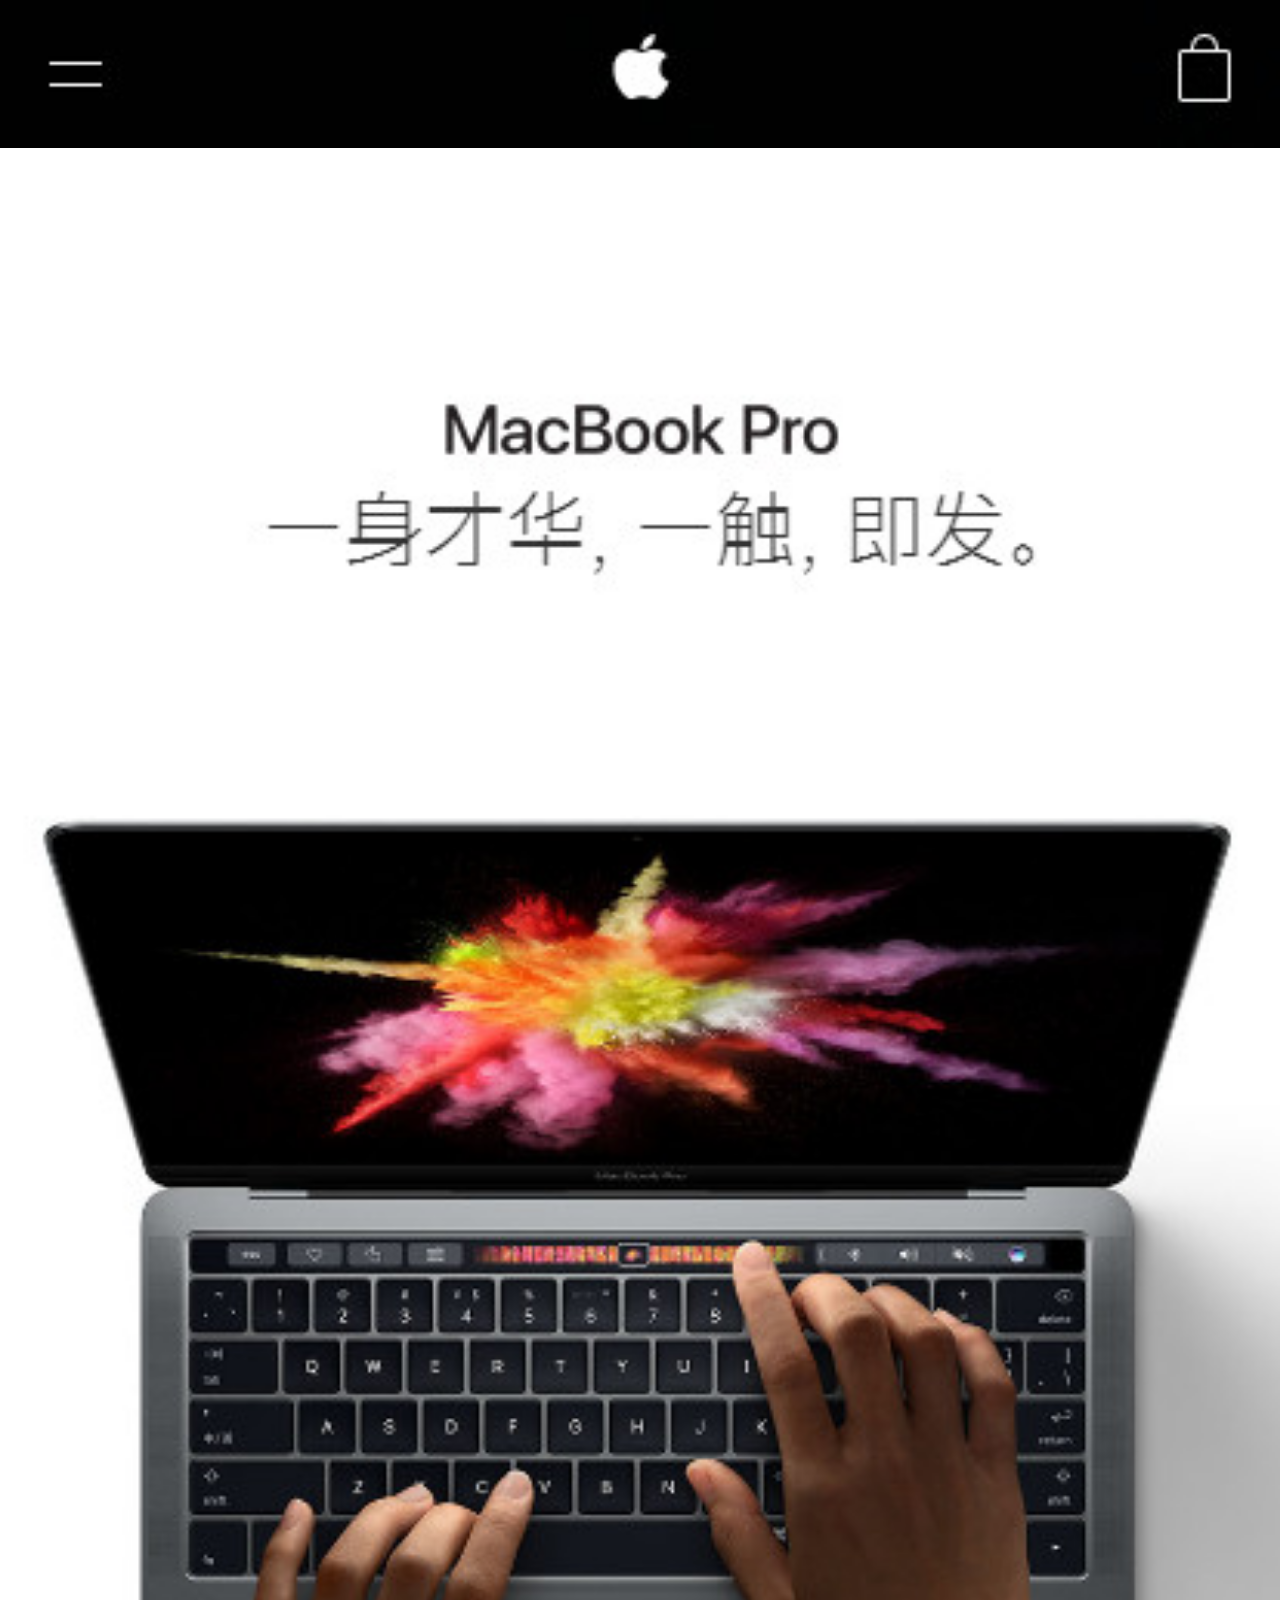
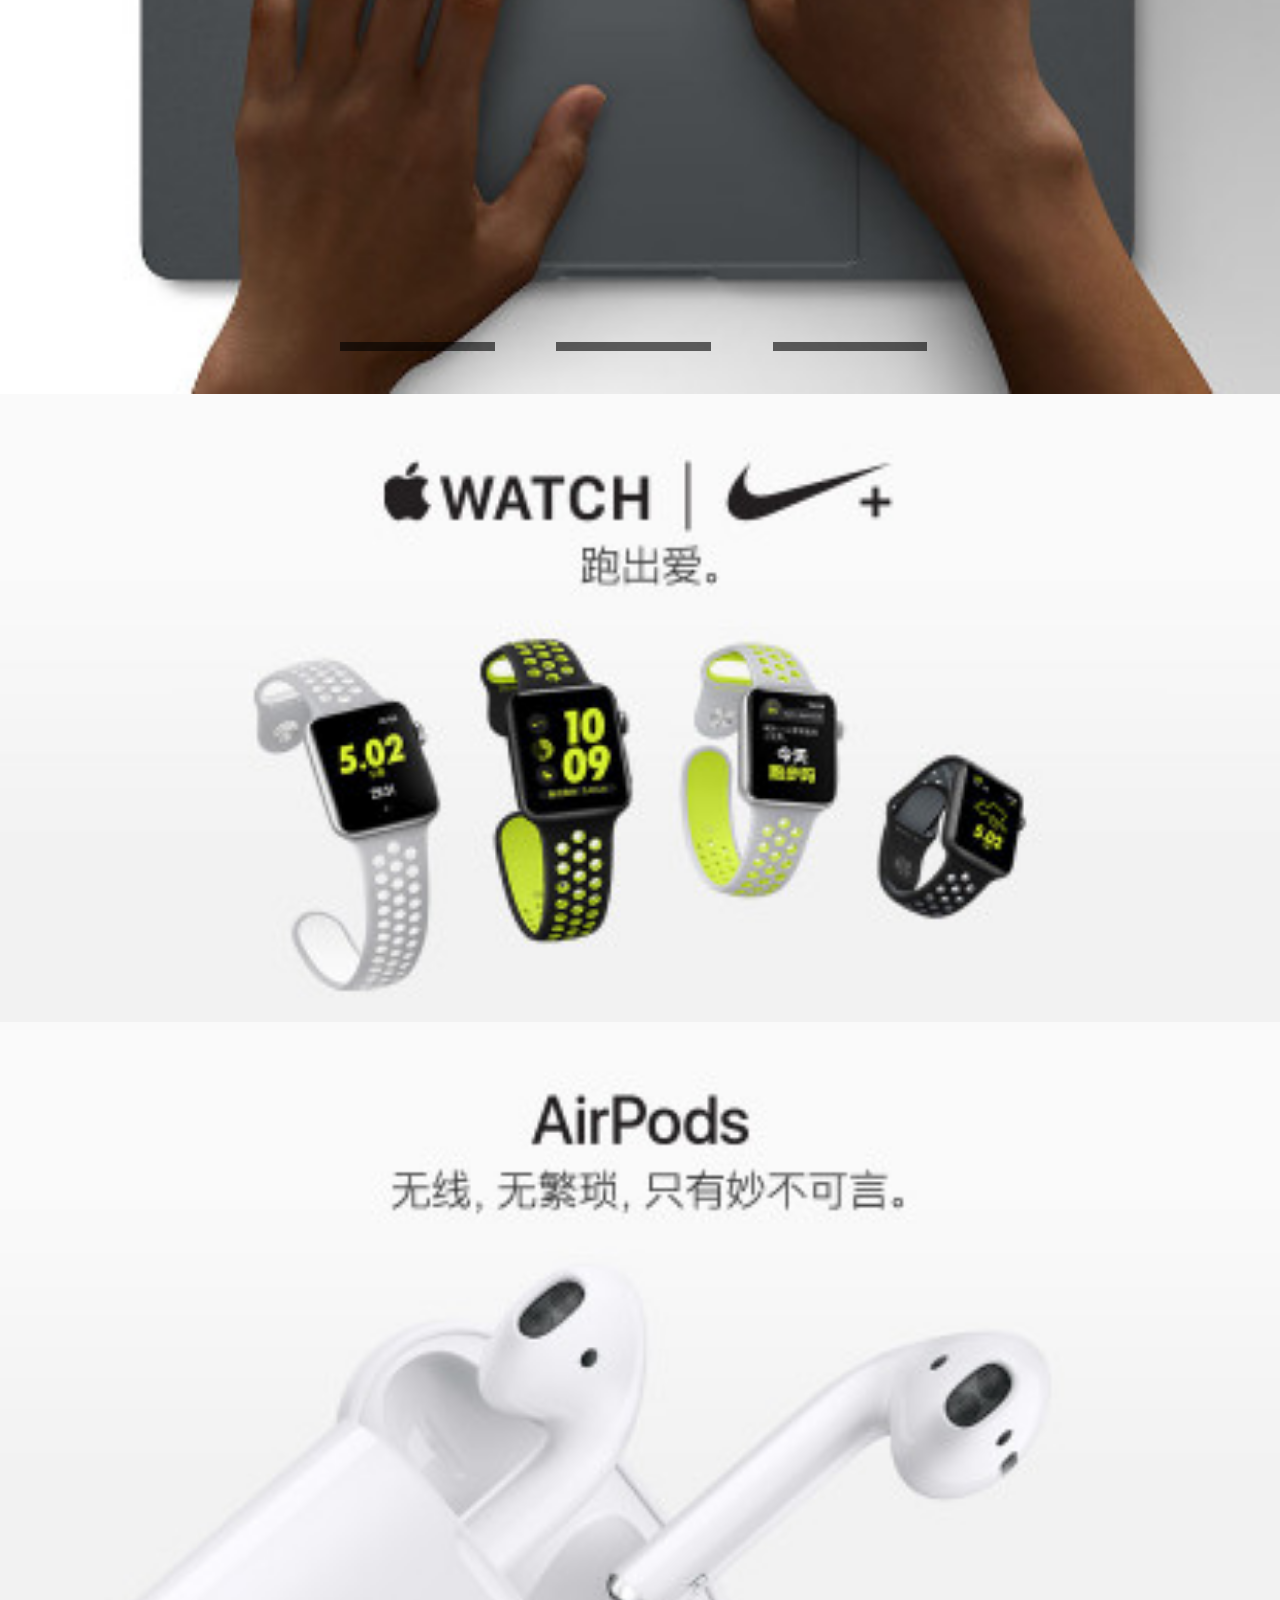
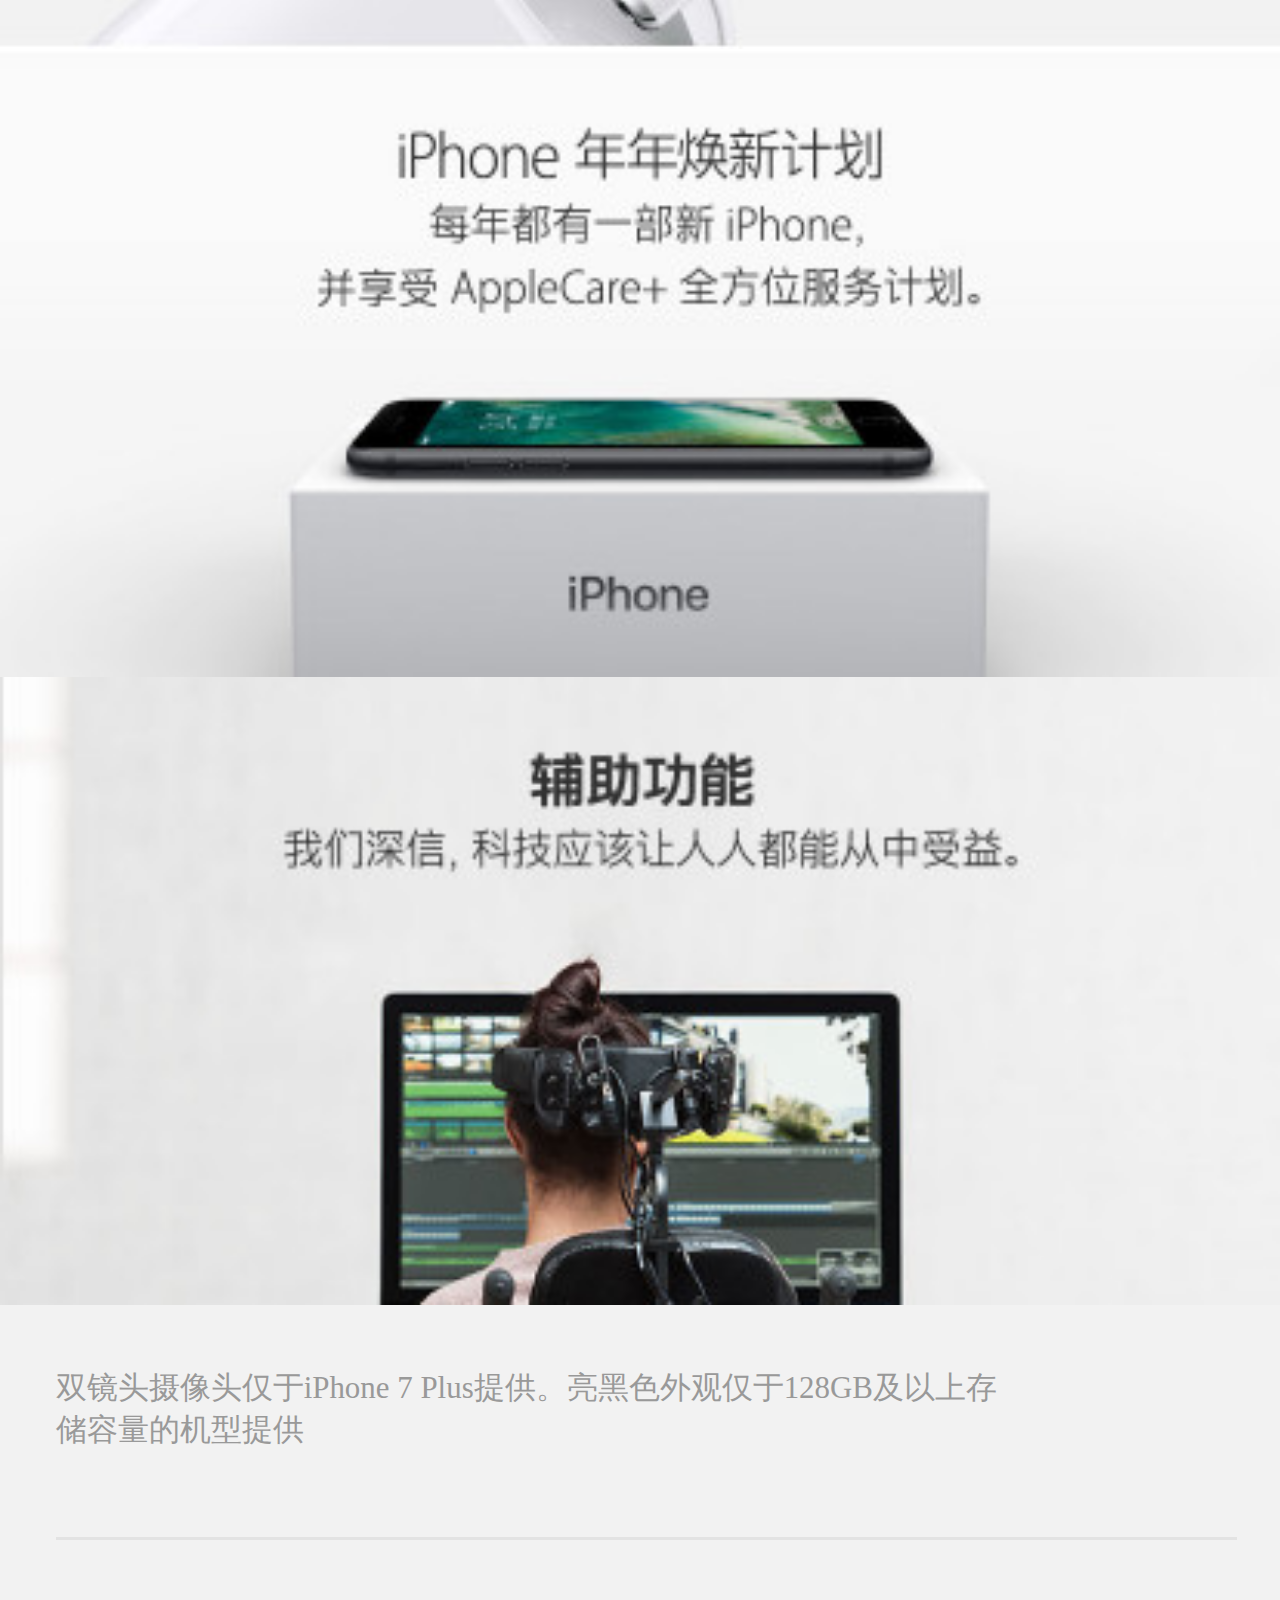
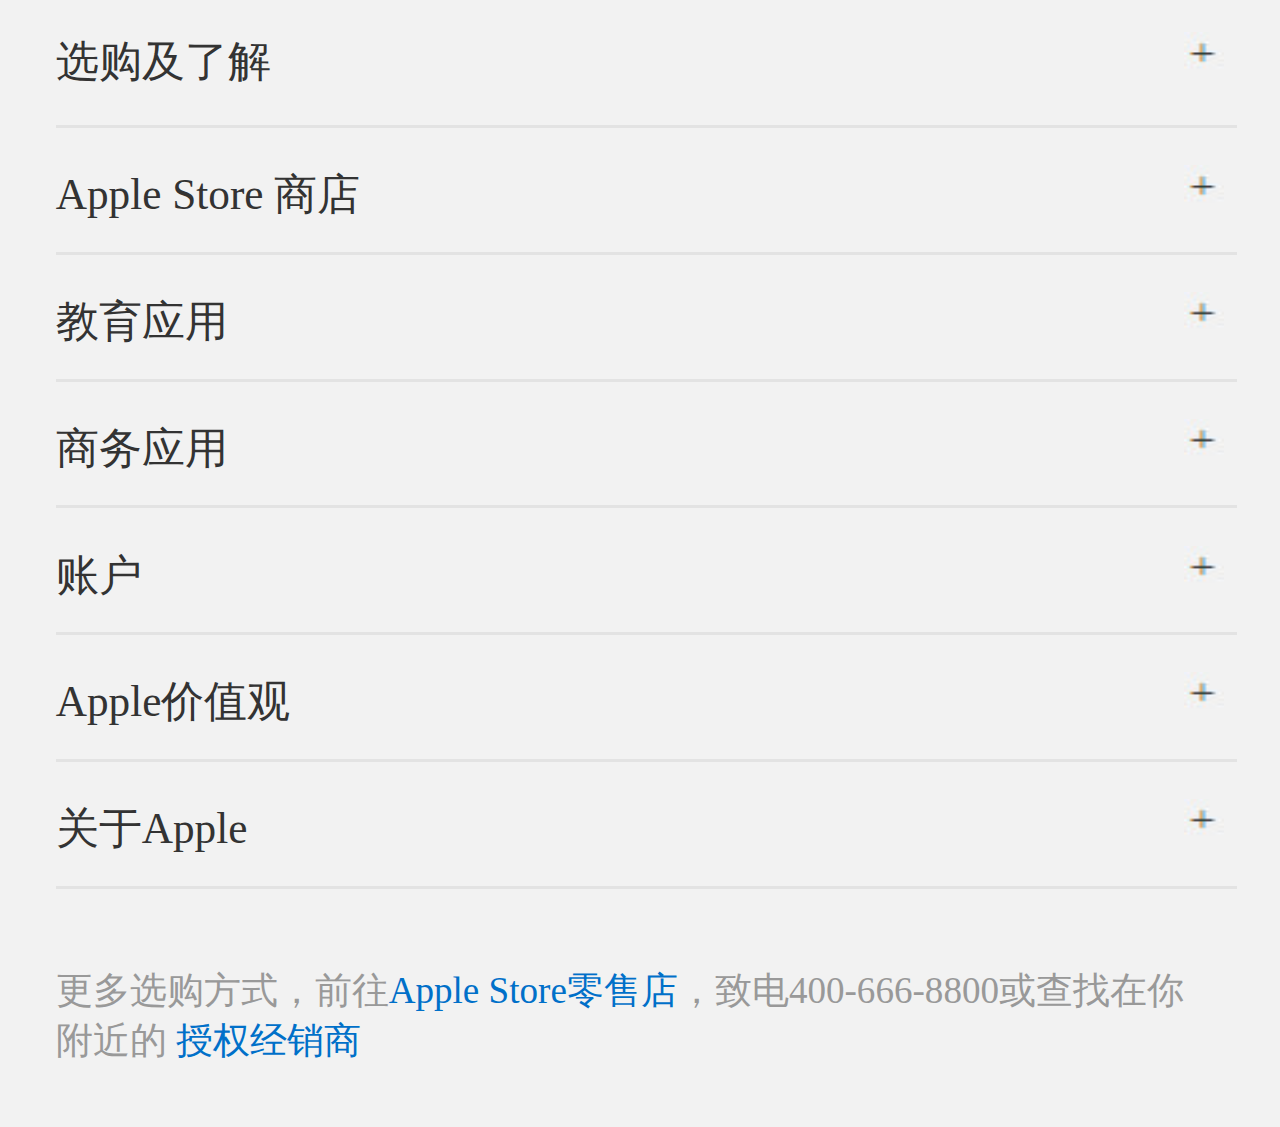
<file: iPhone/index/index.html>
<!DOCTYPE html>
<html>
<head>
	<meta charset="utf-8">
	<title></title>
	<meta name="viewport" content="width=device-width, initial-scale=1, maximum-scale=1, user-scalable=no">
	<link rel="stylesheet" type="text/css" href="css/index.css">
	<script src="js/jquery-1.8.3/jquery.min.js"></script>
</head>
<body>
	<div id="header">
		<div id="navLeft"><img src="images/1.jpg"></div>
		<a href="../index/index.html"><div id="navCenter"><img src="images/2.jpg"></div></a>
		<div id="navRight"><img src="images/3.jpg"></div>
	</div>
	<div id="content">
		<div id="play">
			<ul id="ul">
				<li><img src="images/4.jpg" alt=""></li>
				<li><img src="images/5.jpg" alt=""></li>
				<li><img src="images/6.jpg" alt=""></li>
			</ul>
			<ol id="ol">
				<li class="bg"></li>	
				<li></li>	
				<li></li>	
			</ol>
		</div>	
		<div id="main">
			<li><img src="images/7.jpg"></li>
			<li><img src="images/8.jpg"></li>
			<li><img src="images/9.jpg"></li>
			<li><img src="images/10.jpg"></li>
		</div>
	</div>
	<div id="footer">
		<div id="guildOne">
			双镜头摄像头仅于iPhone 7 Plus提供。亮黑色外观仅于128GB及以上存<br>储容量的机型提供
		</div>
		<div id="line"></div>
		<div id="guildTwo">
			<div id="guildTwoA">选购及了解</div>
			<div id="guildTwoB"><img src="images/11.jpg"></div>
		</div>
		<div id="line"></div>
		<div id="guildThree">
			<div id="guildThreeA">Apple Store 商店</div>
			<div id="guildThreeB"><img src="images/11.jpg"></div>
		</div>
		<div id="line"></div>
		<div id="guildThree">
			<div id="guildThreeA">教育应用</div>
			<div id="guildThreeB"><img src="images/11.jpg"></div>
		</div>
		<div id="line"></div>
		<div id="guildThree">
			<div id="guildThreeA">商务应用</div>
			<div id="guildThreeB"><img src="images/11.jpg"></div>
		</div>
		<div id="line"></div>
		<div id="guildThree">
			<div id="guildThreeA">账户</div>
			<div id="guildThreeB"><img src="images/11.jpg"></div>
		</div>
		<div id="line"></div>
		<div id="guildThree">
			<div id="guildThreeA">Apple价值观</div>
			<div id="guildThreeB"><img src="images/11.jpg"></div>
		</div>
		<div id="line"></div>
		<div id="guildThree">
			<div id="guildThreeA">关于Apple</div>
			<div id="guildThreeB"><img src="images/11.jpg"></div>
		</div>
		<div id="line"></div>
		<div id="guildFour">更多选购方式，前往<span>Apple Store零售店</span>，致电400-666-8800或查找在你<br>附近的
		<span>授权经销商</span></div>
	</div>
	<!-- 导航栏下拉(左) -->
	<div id="navTwo">
		<div id="navA">
			<img src="images/1.jpg">
			<img src="images/2.jpg" style="margin-left:1.35rem;">
		</div>
		<div id="navB">
			<a href="../list/list.html"><div id="navB-One" style="margin-top:0.25rem;">Mac</div></a>
			<div id="lineB"></div>
			<a href="../list2/list2.html"><div id="navB-One">iPad</div></a>
			<div id="lineB"></div>
			<a href="../list3/list3.html"><div id="navB-One">iPhone</div></a>
			<div id="lineB"></div>
			<a href="../list4/list4.html"><div id="navB-One">Watch</div></a>
			<div id="lineB"></div>
			<a href="../list5/list5.html"><div id="navB-One">Music</div></a>
			<div id="lineB"></div>
			<a href="../list6/list6.html"><div id="navB-One">技术支持</div></a>
			<div id="lineB"></div>
			<a href="../list7/list7.html"><div id="navB-One"><img src="images/12.jpg"> 搜索apple.com</div></a>
			<div id="lineB"></div>
		</div>
	</div>
	<!-- 导航栏下拉(右) -->
	<div id="logo"><img src="images/13.jpg"></div>
	<div id="navThree">
		<a href="../list8/list8.html" style="text-decoration:none;"><div id="navThreeA">你的购物袋是空的</div></a>
		<div id="lineC"></div>
		<a href="../list8/list8.html"><div id="navThreeB"><img src="images/14.jpg"><p>购物袋</p></div></a>
		<div id="lineC"></div>
		<a href="../list8/list8.html"><div id="navThreeB"><img src="images/15.jpg"><p>收藏</p></div></a>
		<div id="lineC"></div>
		<a href="../list8/list8.html"><div id="navThreeB"><img src="images/16.jpg"><p>订单</p></div></a>
		<div id="lineC"></div>
		<a href="../list8/list8.html"><div id="navThreeB"><img src="images/14.jpg"><p>账户</p></div></a>
		<div id="lineC"></div>
		<a href="../list8/list8.html"><div id="navThreeB"><img src="images/14.jpg"><p>登录</p></div></a>
	</div>
	<script src="js/index.js"></script>
</body>
</html>
</file>
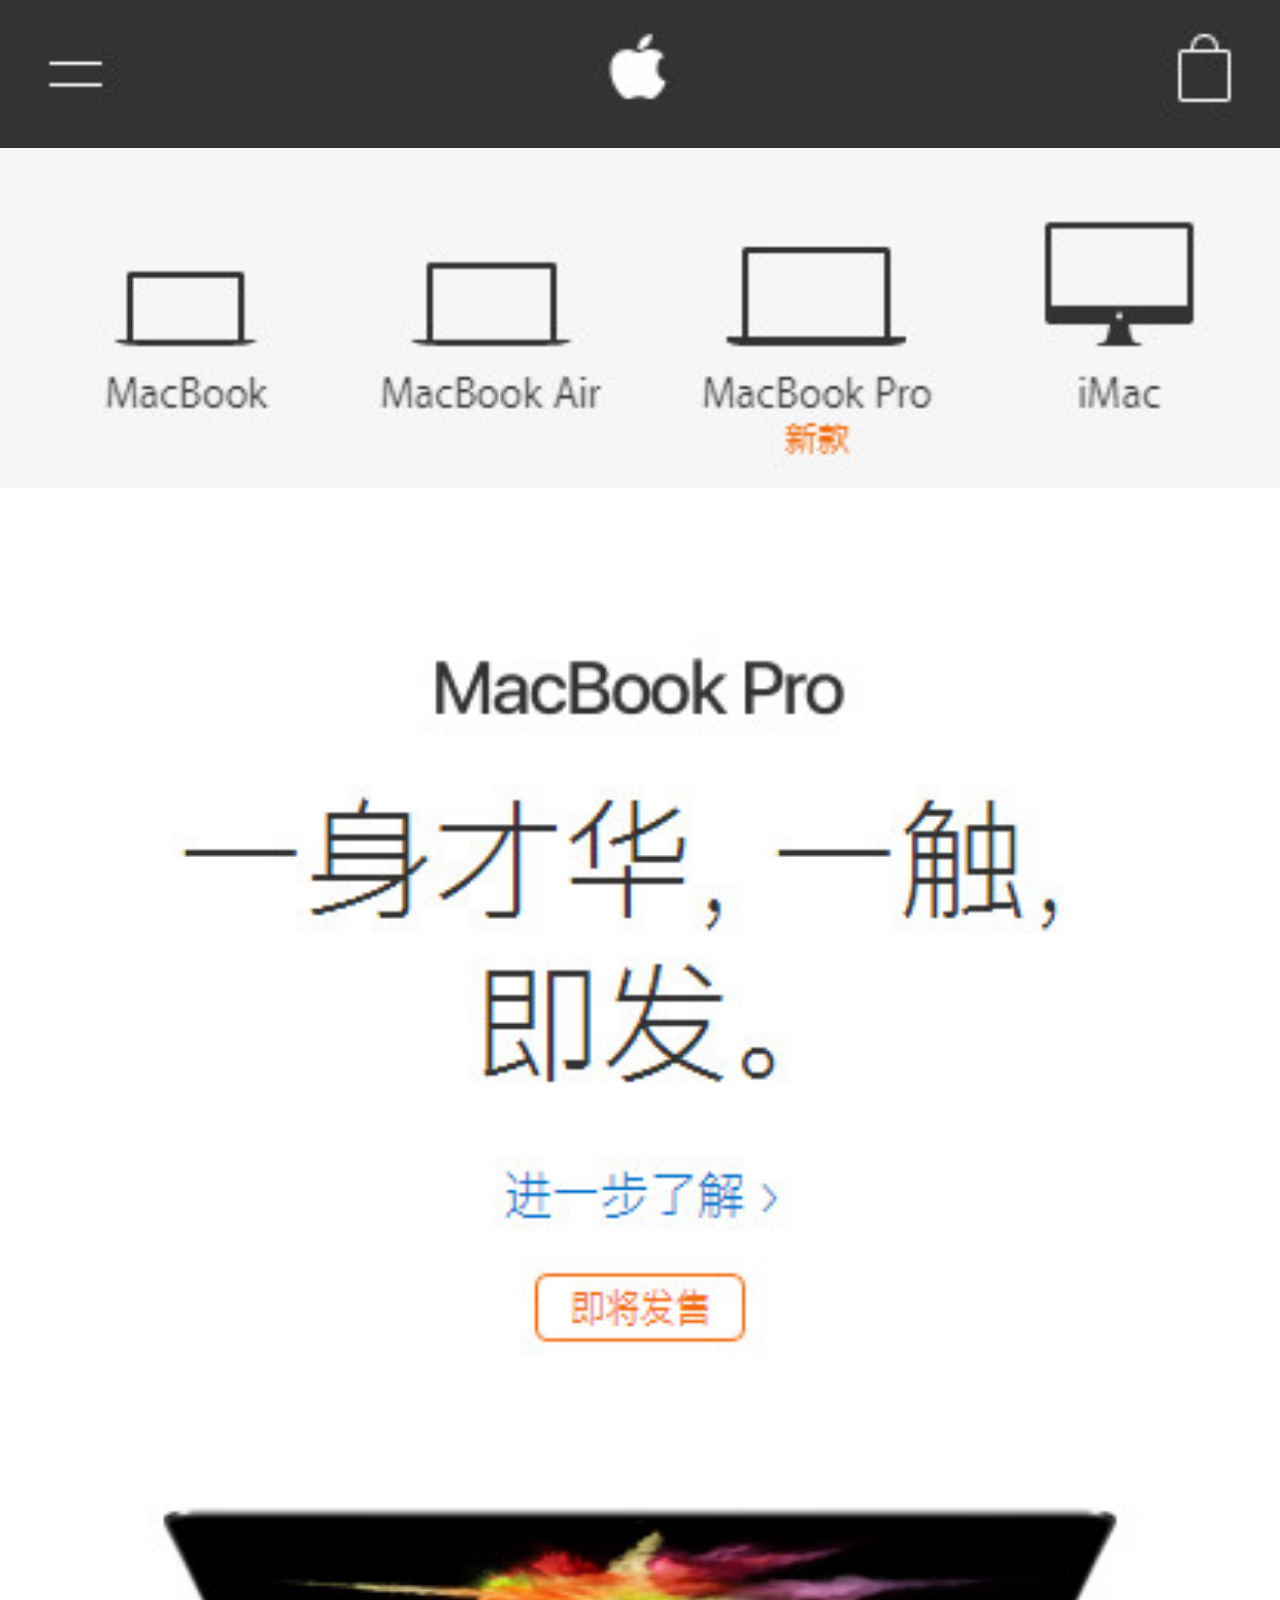
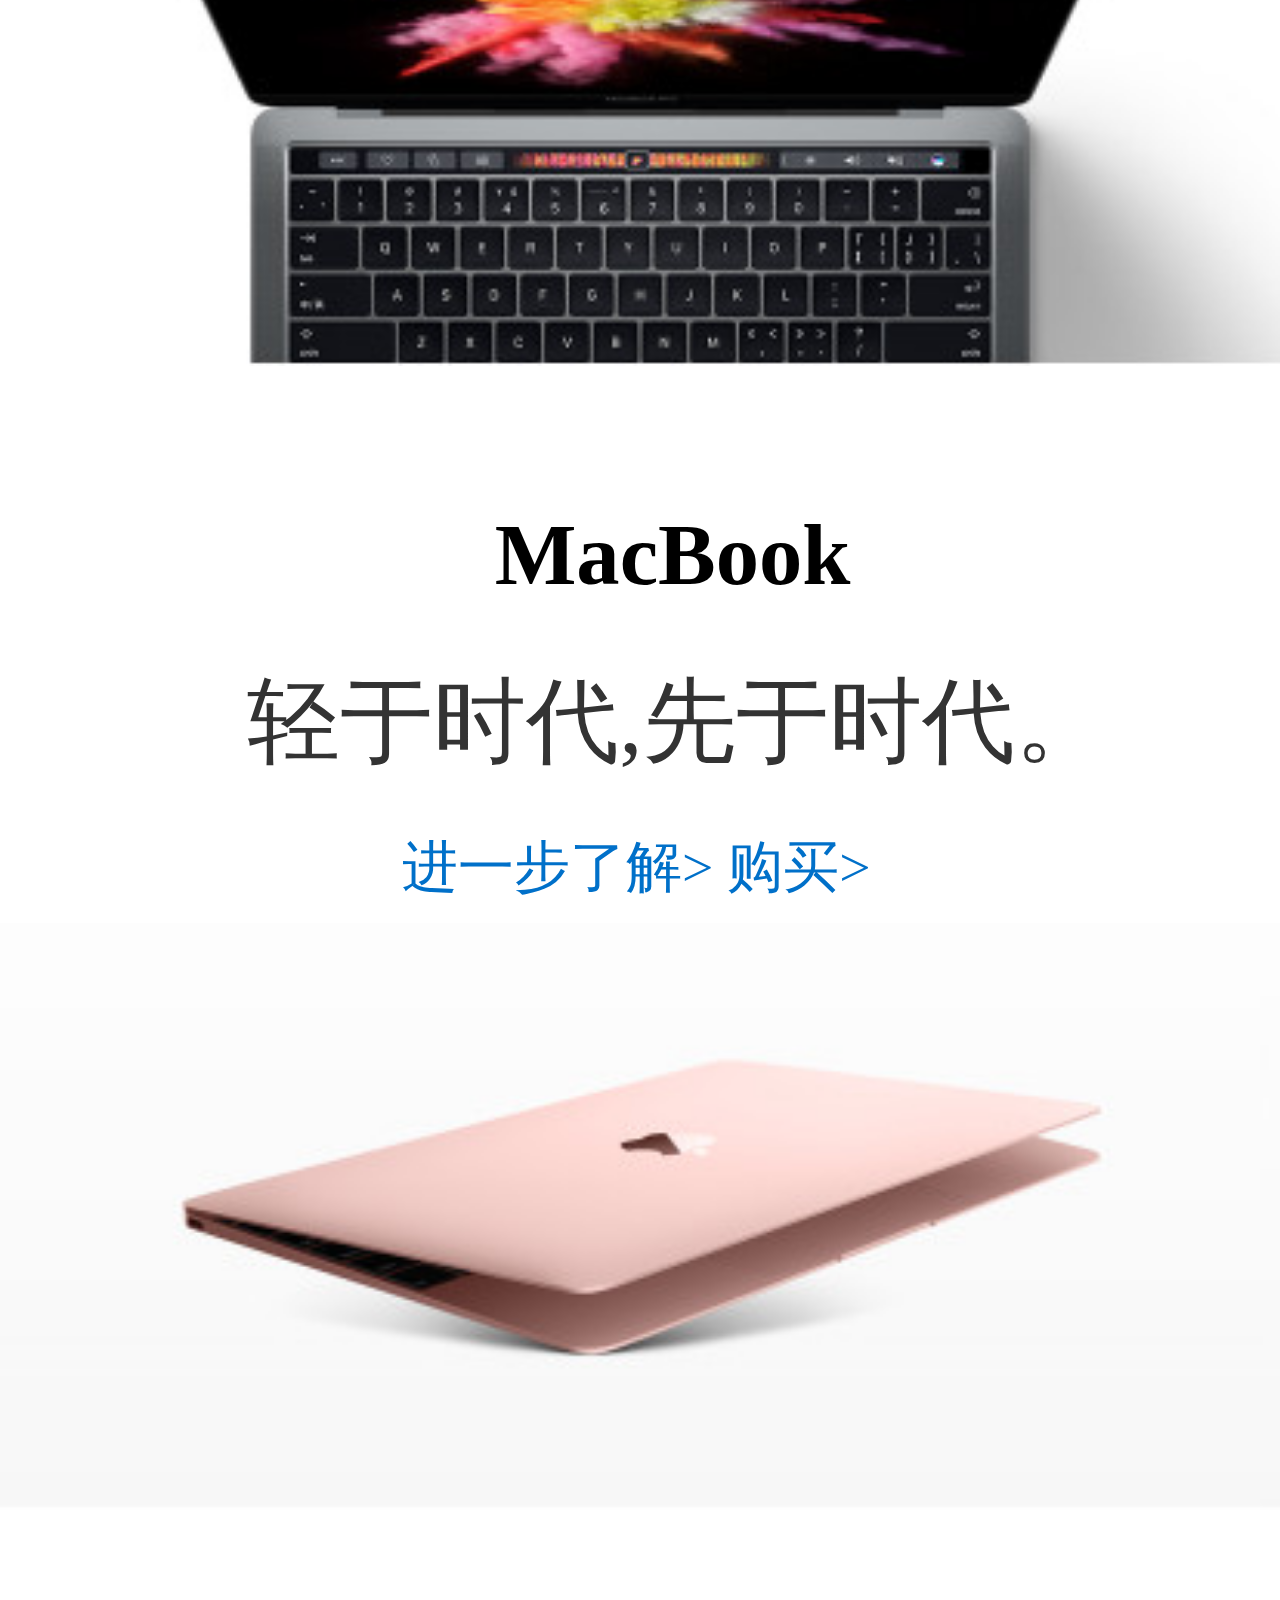
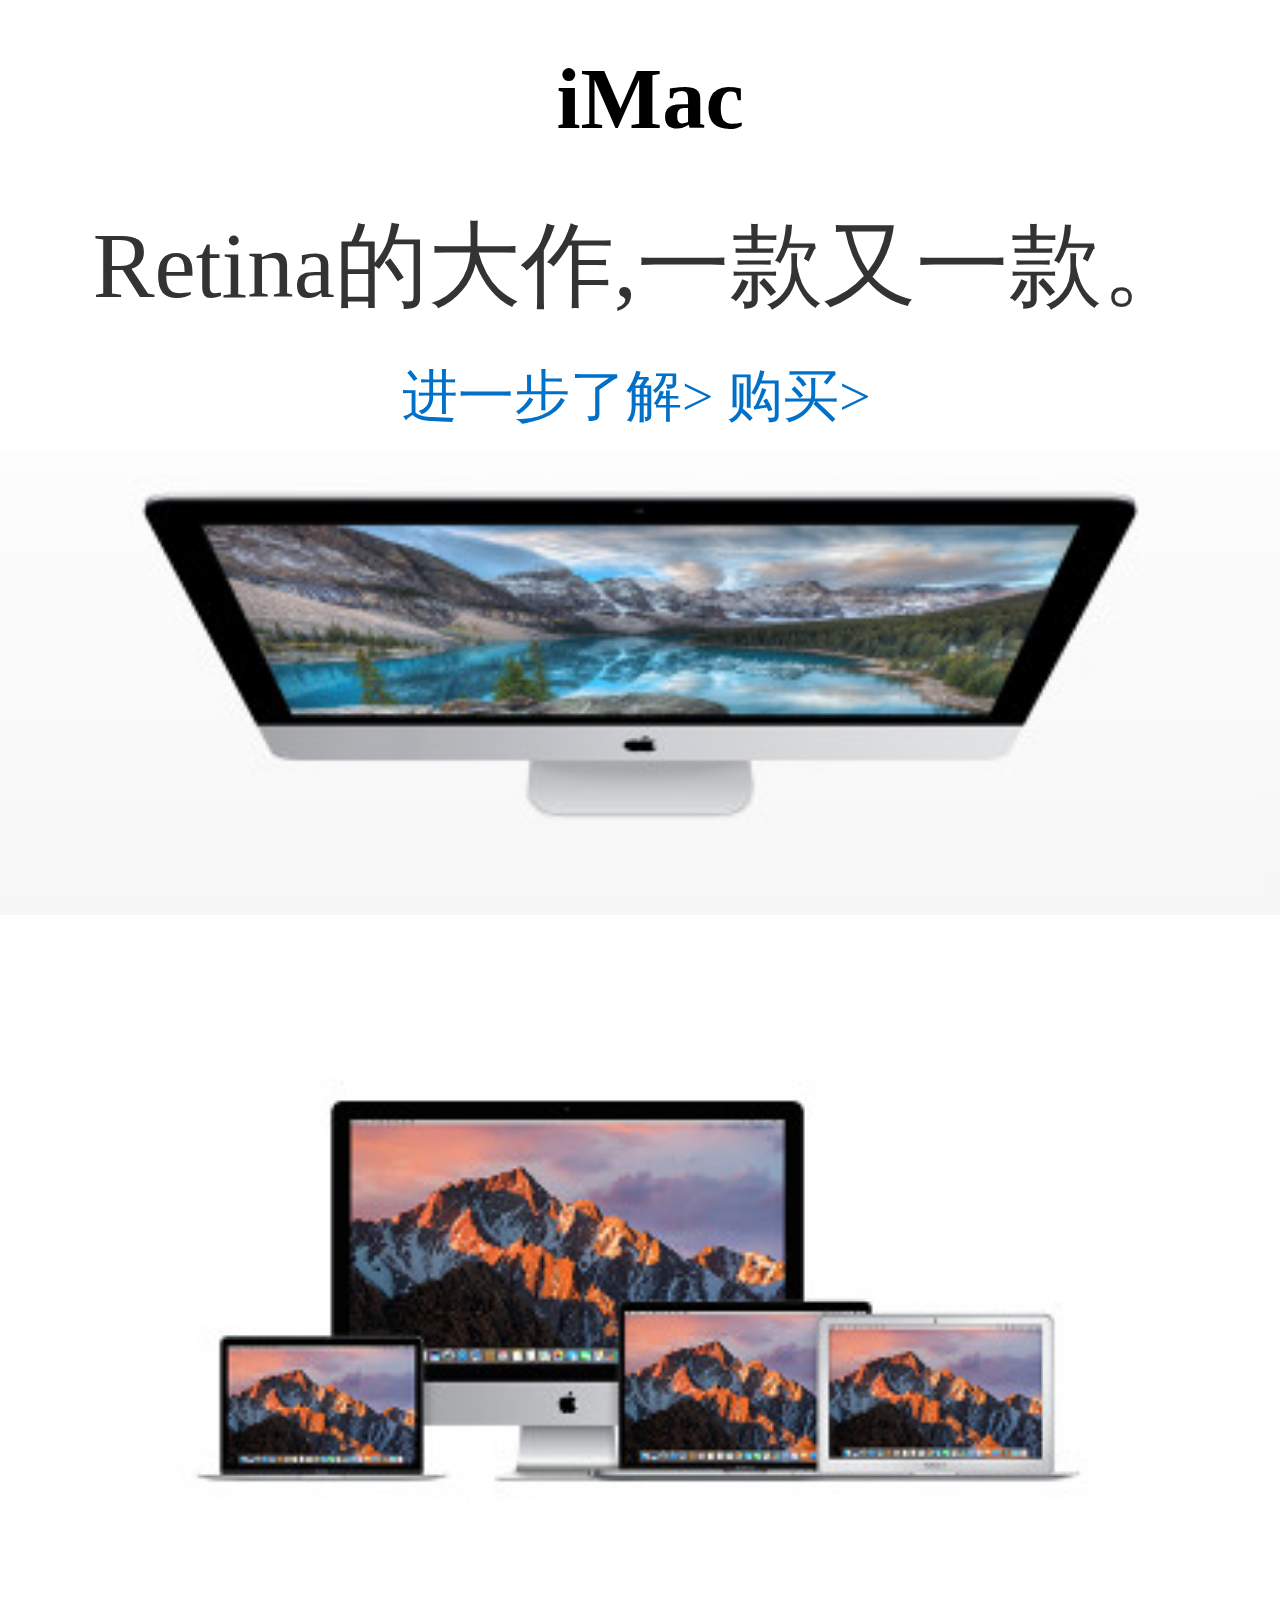
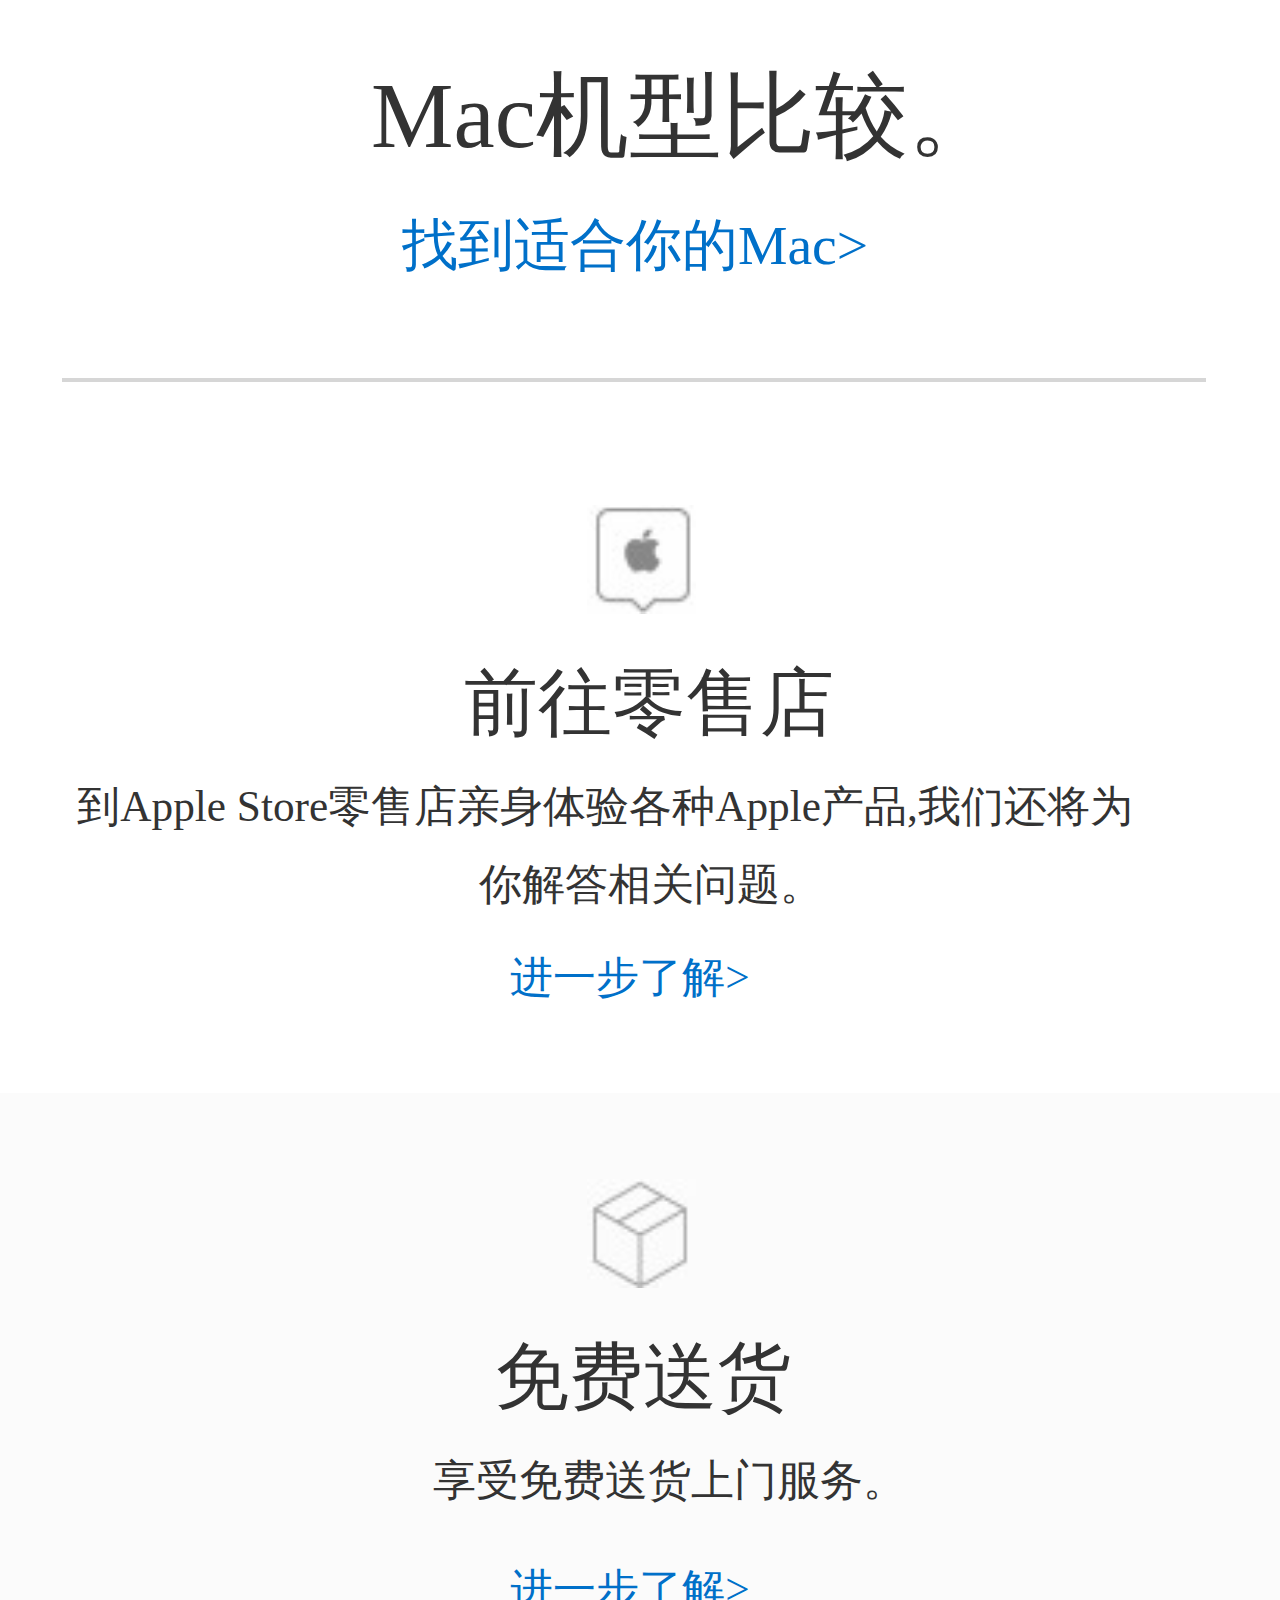
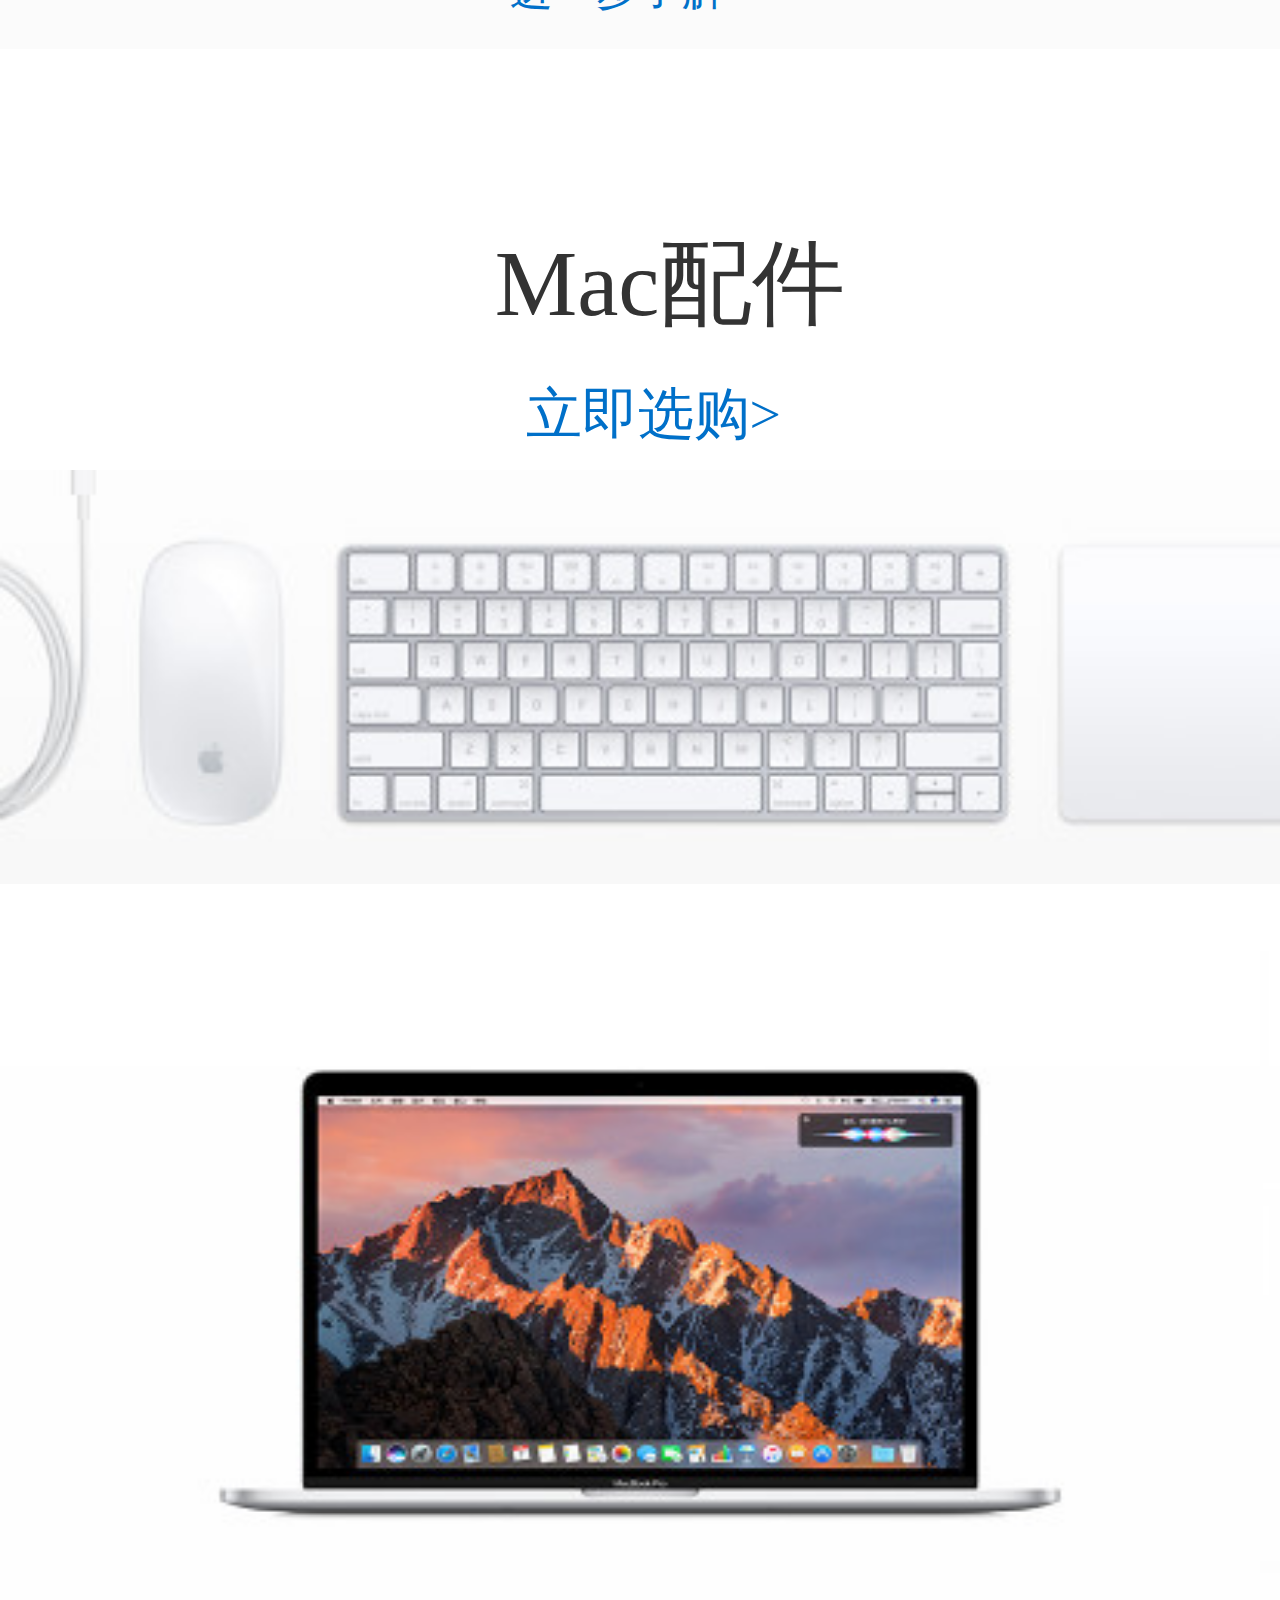
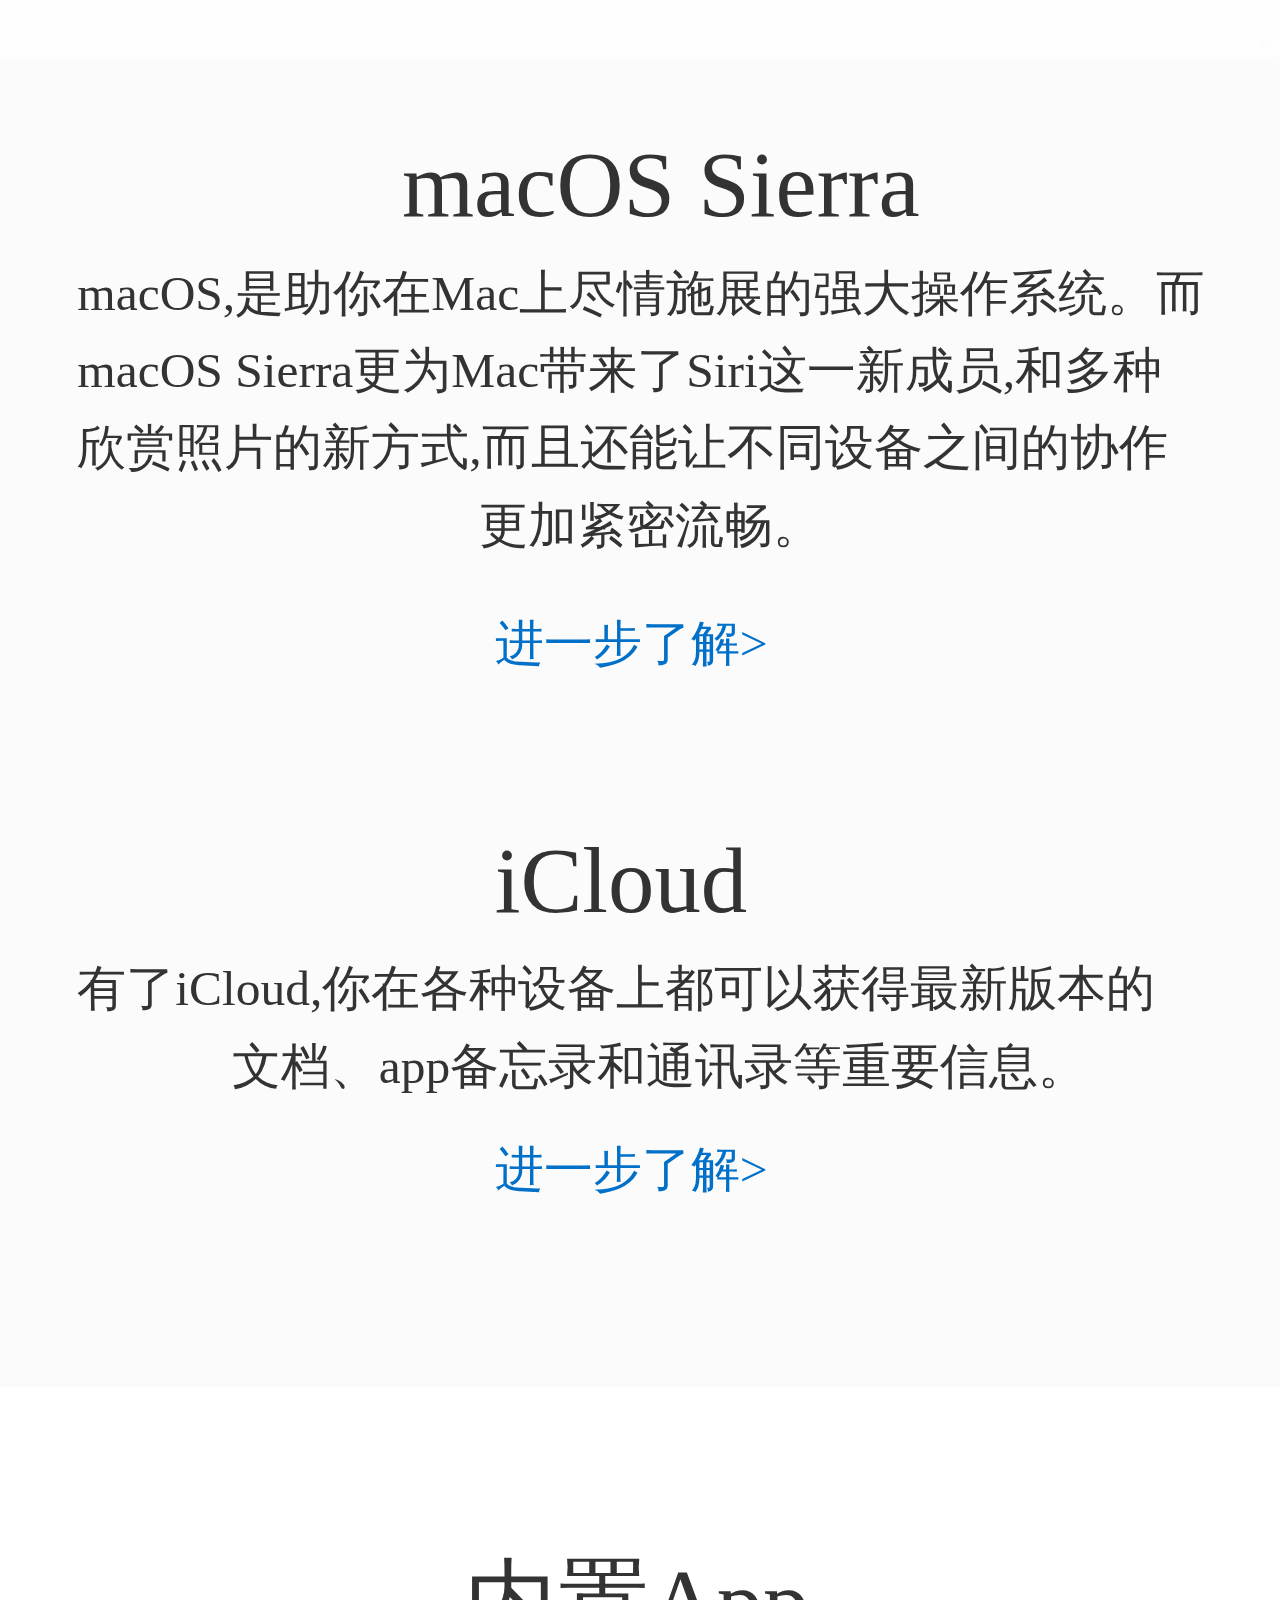
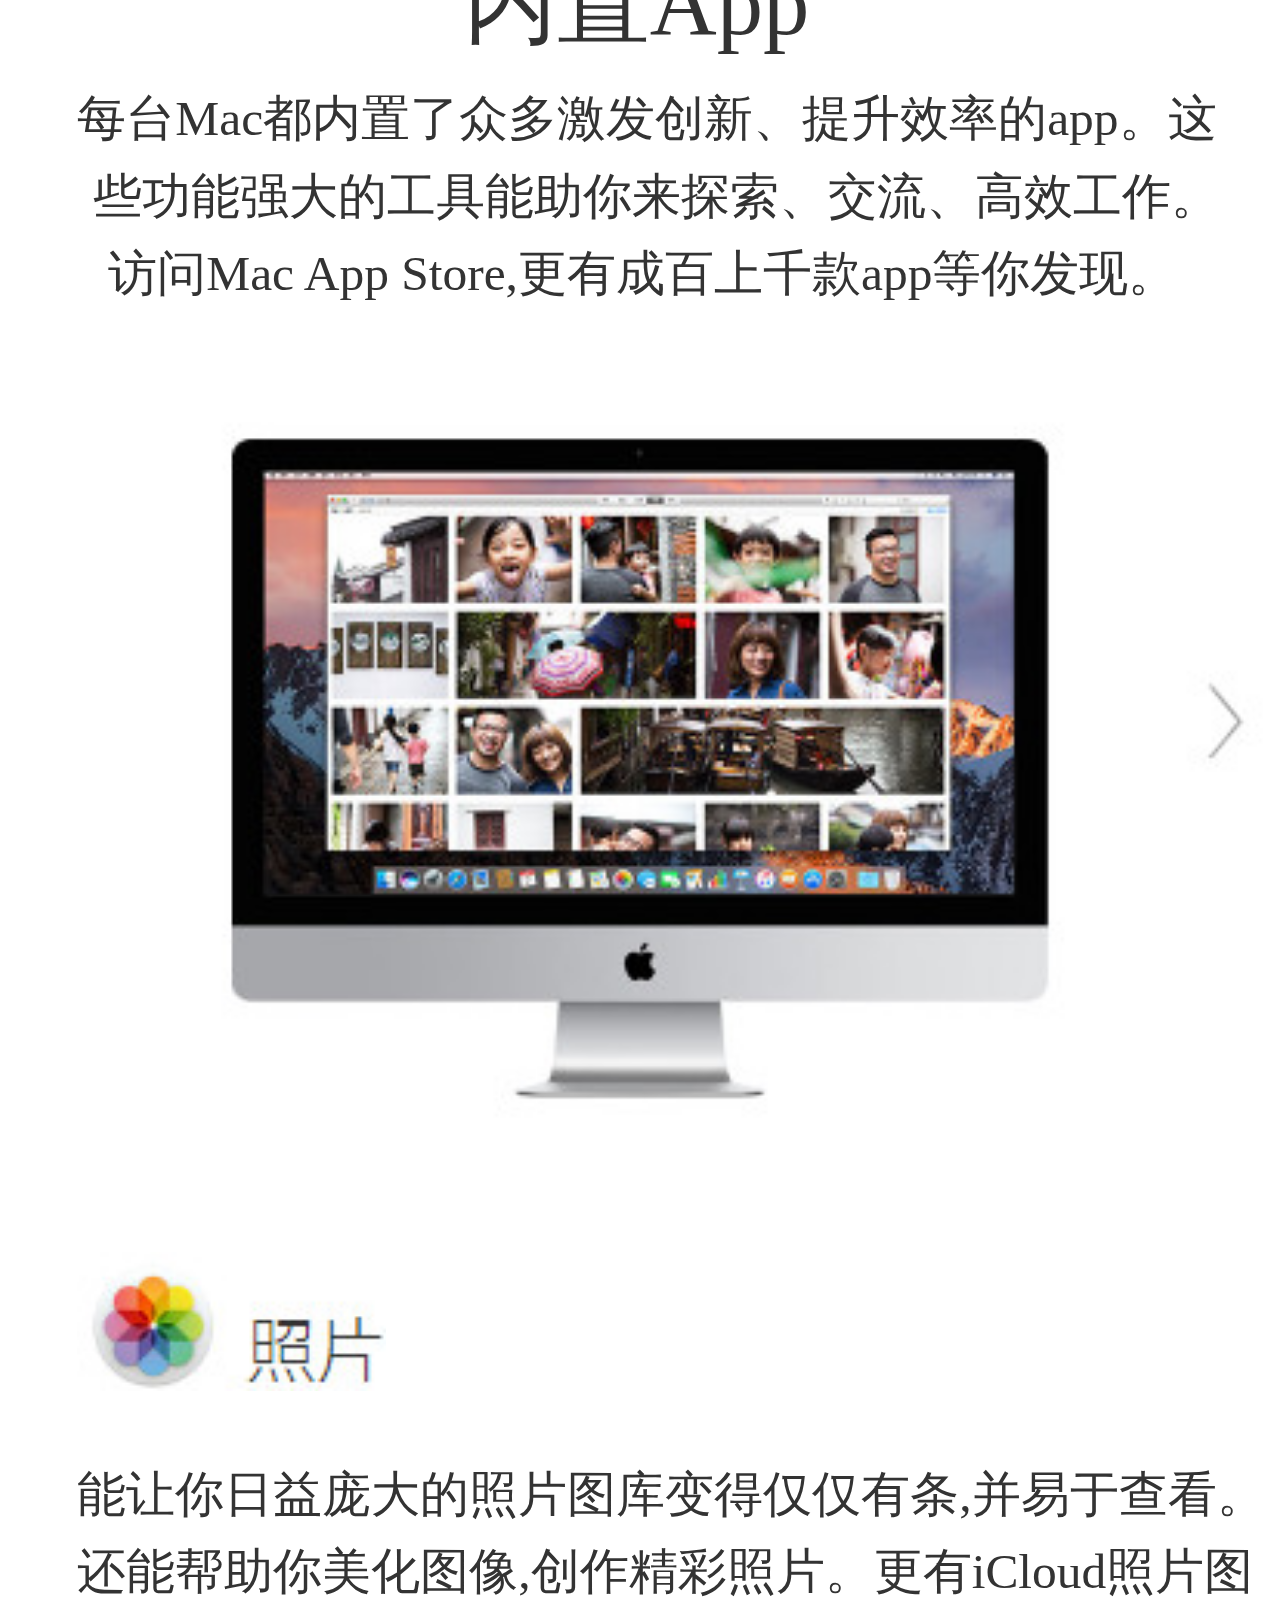
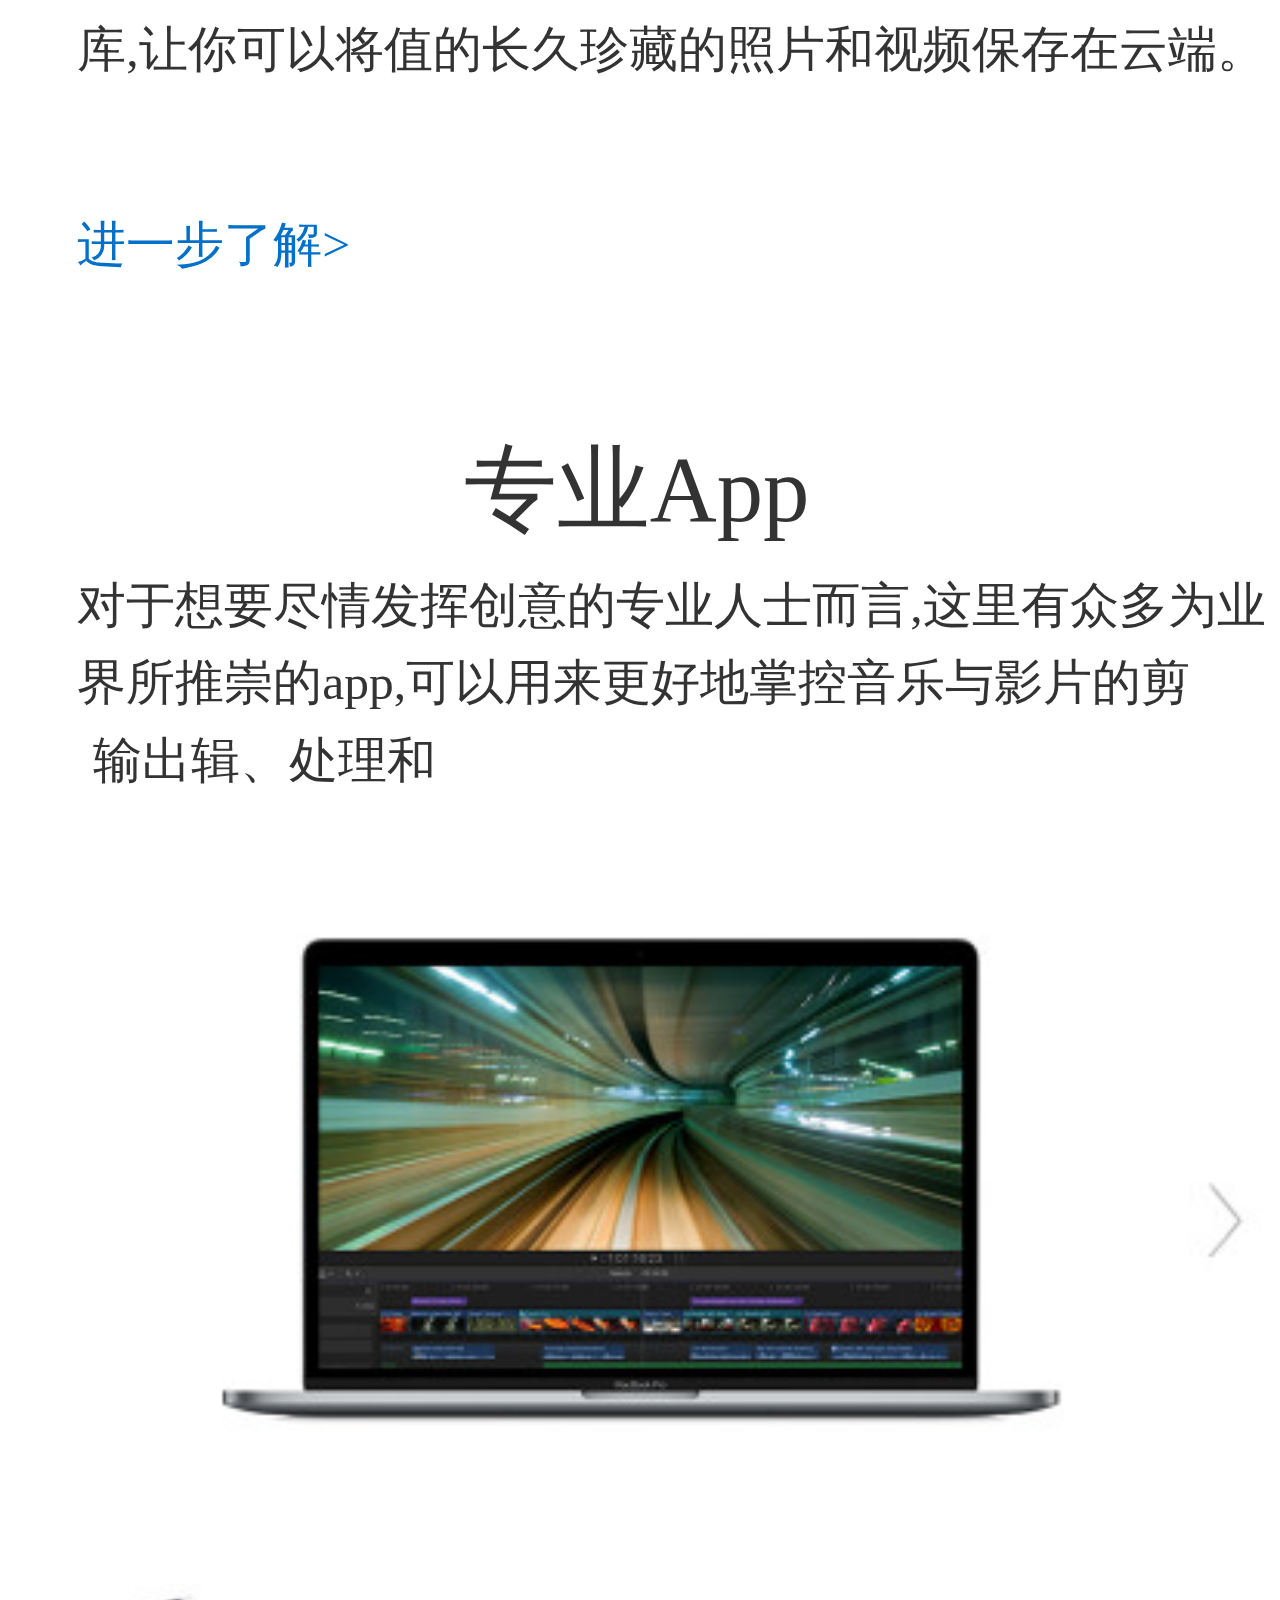
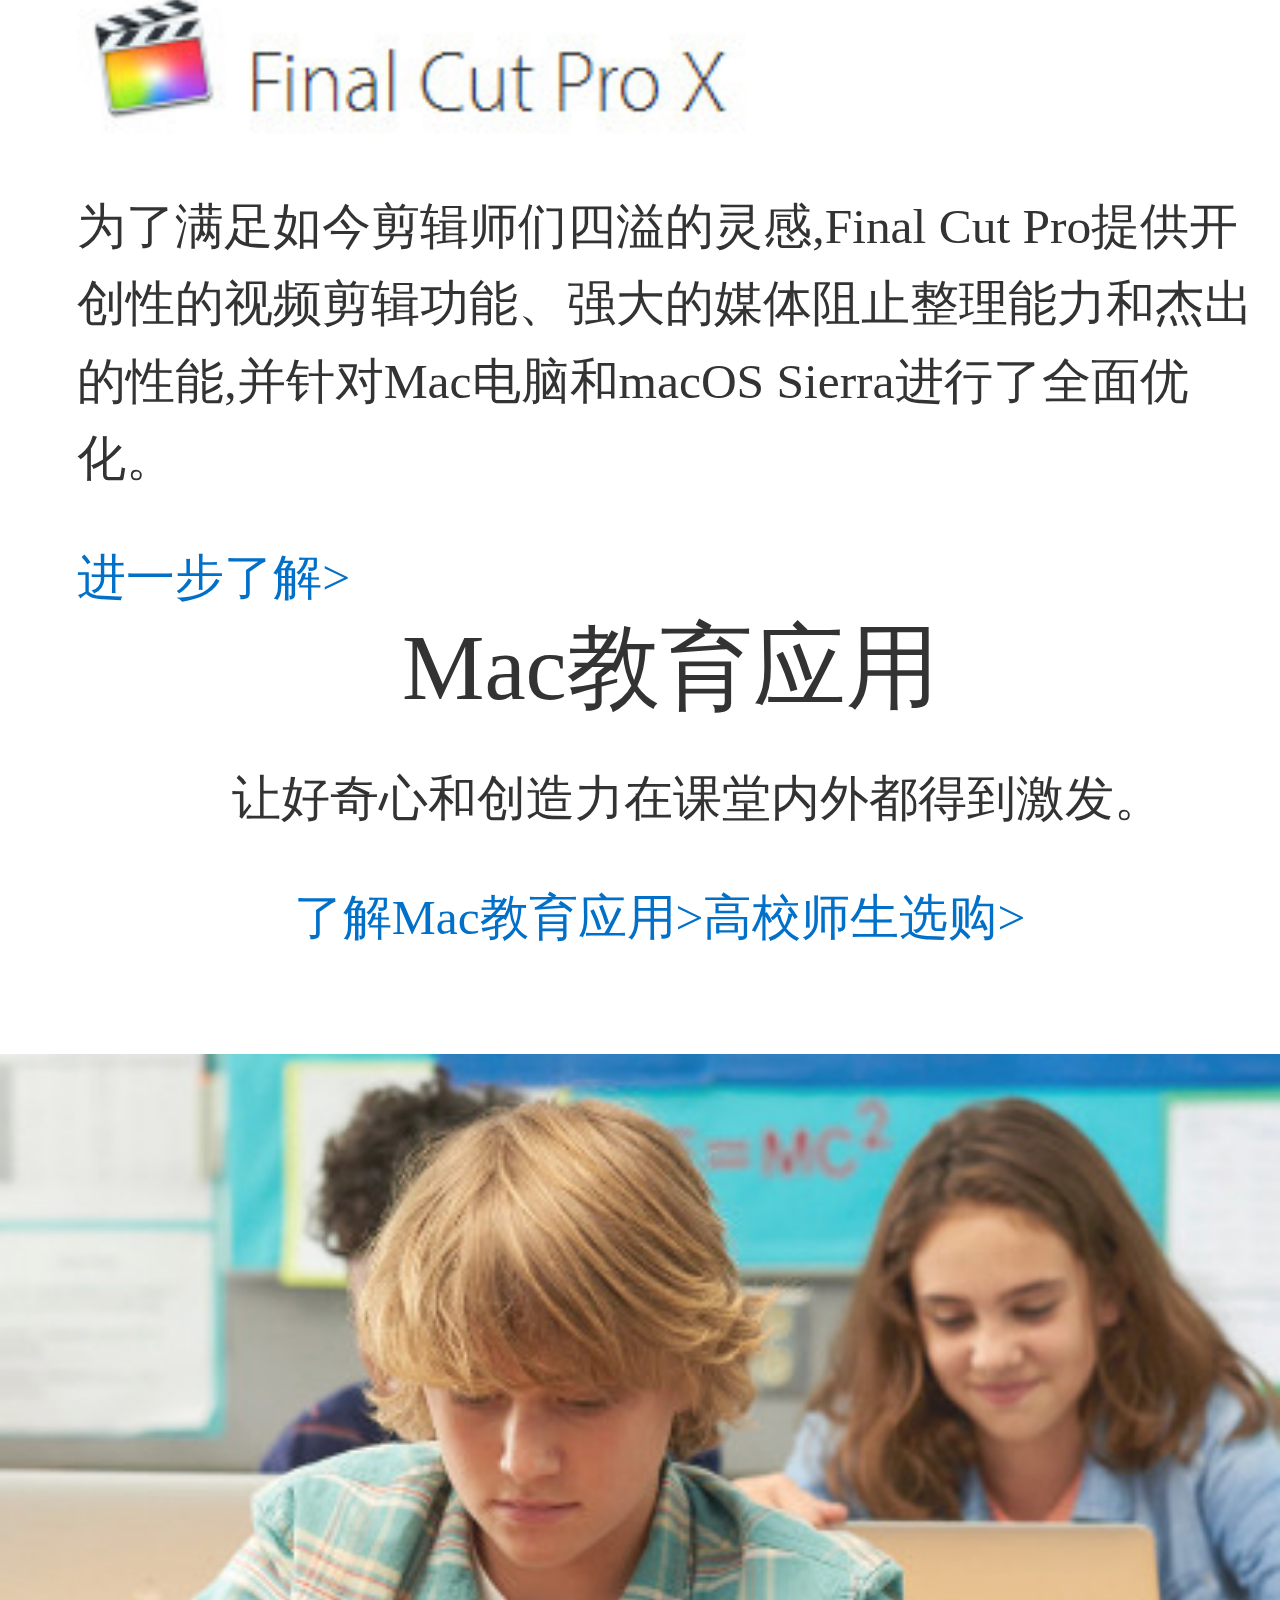
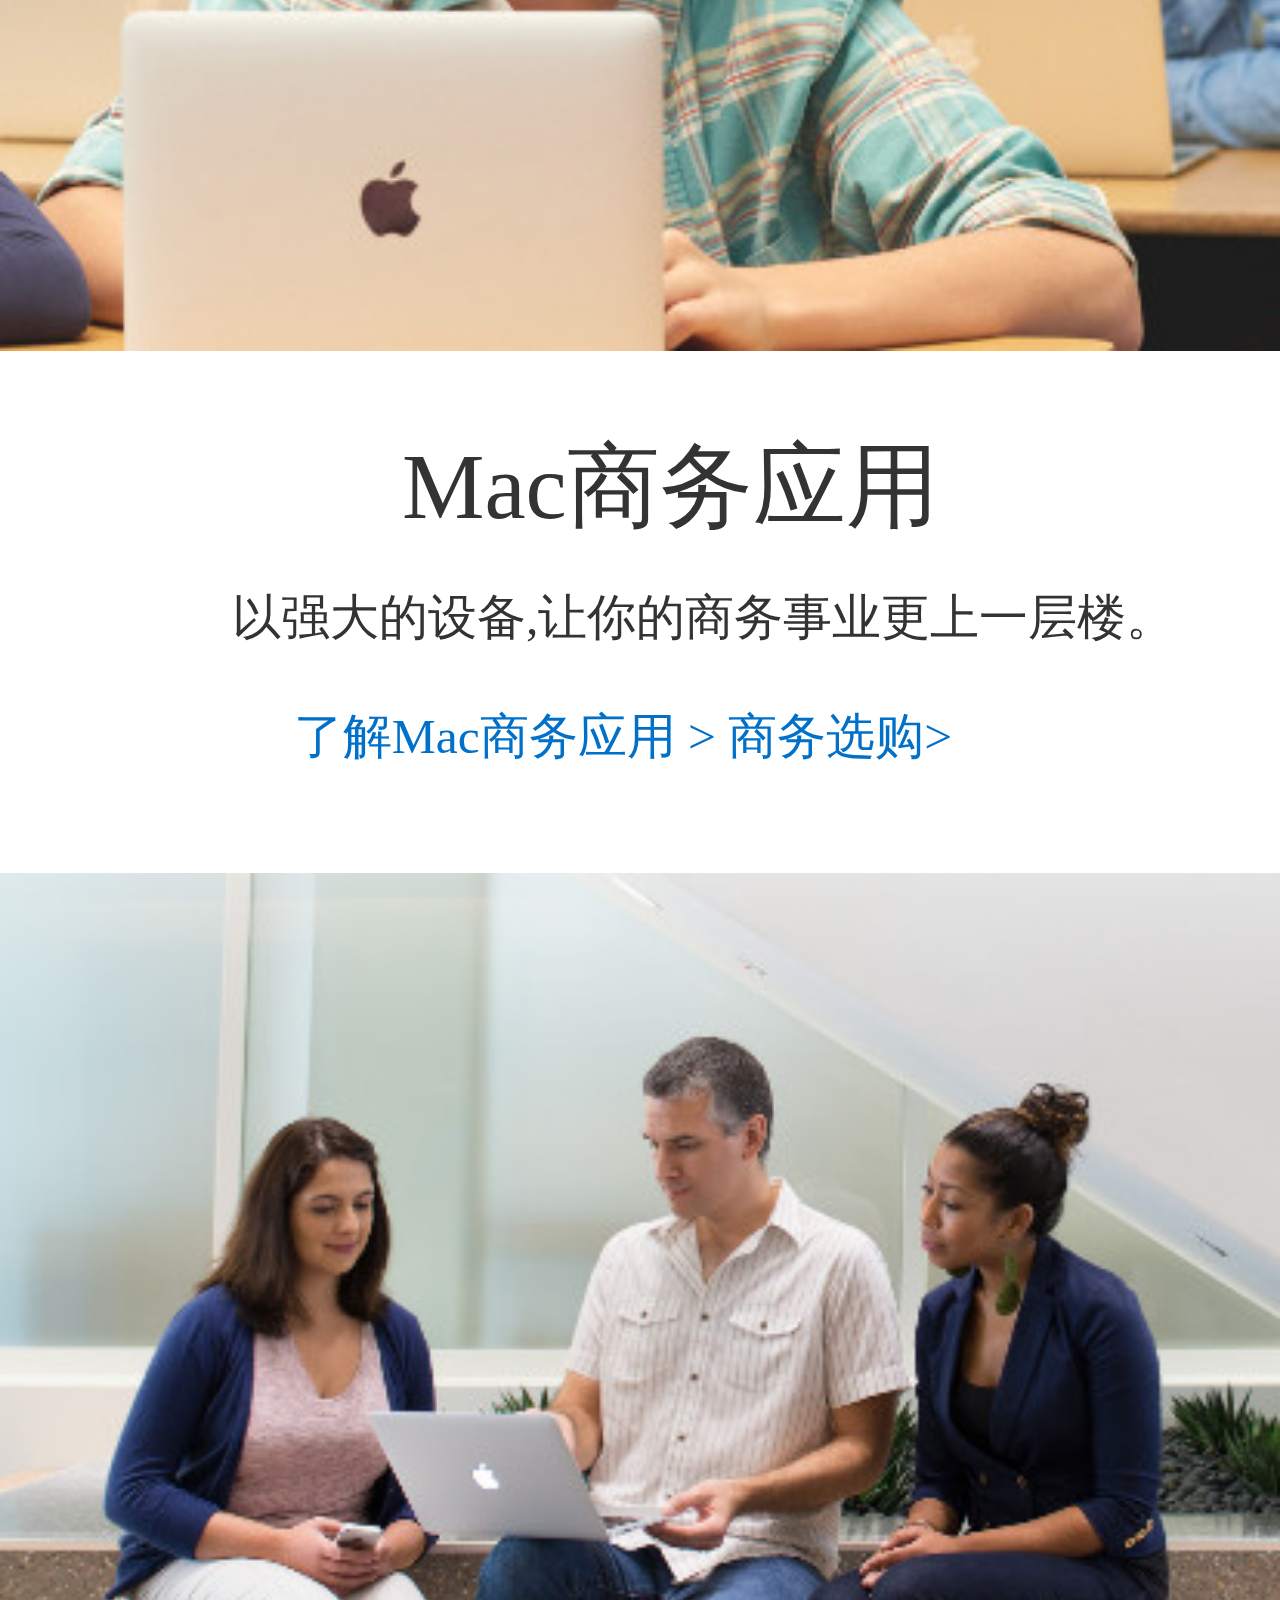
<file: iPhone/list/list.html>
<!DOCTYPE html>
<html>
<head>
	<meta charset="utf-8">
	<title></title>
	<meta name="viewport" content="width=device-width, initial-scale=1, maximum-scale=1, user-scalable=no">
	<link rel="stylesheet" type="text/css" href="css/list.css">
	<script src="js/jquery-1.8.3/jquery.min.js"></script>
</head>
<body>
	<div id="header">
		<div id="navLeft"><img src="images/1.jpg"></div>
		<a href="../index/index.html"><div id="navCenter"><img src="images/2.jpg"></div></a>
		<div id="navRight"><img src="images/3.jpg"></div>
	</div>
	<!-- 导航栏下拉(左) -->
	<div id="navTwo">
		<div id="navA">
			<img src="images/4.jpg">
			<img src="images/5.jpg" style="margin-left:1.35rem;">
		</div>
		<div id="navB">
			<a href="list.html"><div id="navB-One" style="margin-top:0.25rem;">Mac</div></a>
			<div id="lineB"></div>
			<a href="../list2/list2.html"><div id="navB-One">iPad</div></a>
			<div id="lineB"></div>
			<a href="../list3/list3.html"><div id="navB-One">iPhone</div></a>
			<div id="lineB"></div>
			<a href="../list4/list4.html"><div id="navB-One">Watch</div></a>
			<div id="lineB"></div>
			<a href="../list5/list5.html"><div id="navB-One">Music</div></a>
			<div id="lineB"></div>
			<a href="../list6/list6.html"><div id="navB-One">技术支持</div></a>
			<div id="lineB"></div>
			<a href="../list7/list7.html"><div id="navB-One"><img src="images/6.jpg"> 搜索apple.com</div></a>
			<div id="lineB"></div>
		</div>
	</div>
	<!-- 导航栏下拉(右) -->
	<div id="logo"><img src="images/7.jpg"></div>
	<div id="navThree">
		<a href="../list8/list8.html" style="text-decoration:none;"><div id="navThreeA">你的购物袋是空的</div></a>
		<div id="lineC"></div>
		<a href="../list8/list8.html"><div id="navThreeB"><img src="images/8.jpg"><p>购物袋</p></div></a>
		<div id="lineC"></div>
		<a href="../list8/list8.html"><div id="navThreeB"><img src="images/10.jpg"><p>收藏</p></div></a>
		<div id="lineC"></div>
		<a href="../list8/list8.html"><div id="navThreeB"><img src="images/11.jpg"><p>订单</p></div></a>
		<div id="lineC"></div>
		<a href="../list8/list8.html"><div id="navThreeB"><img src="images/12.jpg"><p>账户</p></div></a>
		<div id="lineC"></div>
		<a href="../list8/list8.html"><div id="navThreeB"><img src="images/13.jpg"><p>登录</p></div></a>
	</div>
	<!-- 内容 -->
	<div id="content">
		<div id="banner"><img src="images/14.jpg"></div>
		<div id="main"><img src="images/15.jpg"></div>
		<div id="mainTwo">
			<h3>MacBook</h3>
			<p>轻于时代,先于时代。</p>
			<a href="../list8/list8.html">进一步了解&gt; 购买&gt;</a>
			<img src="images/16.jpg">
		</div>
		<div id="mainThree">
			<h3>iMac</h3>
			<p>Retina的大作,一款又一款。</p>
			<a href="../list8/list8.html">进一步了解&gt; 购买&gt;</a>
			<img src="images/17.jpg">
		</div>
		<div id="mainFour">
			<img src="images/18.jpg">
			<p>Mac机型比较。</p>
			<a href="../list8/list8.html">找到适合你的Mac&gt;</a>
			<div id="lineC"></div>
		</div>
		<div id="mainFive">
			<img src="images/19.jpg">
			<p>前往零售店</p>
			<div>到Apple Store零售店亲身体验各种Apple产品,我们还将为<span>你解答相关问题。</span></div>
			<a href="../list8/list8.html">进一步了解&gt;</a>
		</div>
		<div id="mainSix">
			<img src="images/20.jpg">
			<p>免费送货</p>
			<div>享受免费送货上门服务。</div>
			<a href="../list8/list8.html">进一步了解&gt;</a>
		</div>
		<div id="mainSeven">
			<p>Mac配件</p>
			<a href="">立即选购&gt;</a>
			<img src="images/21.jpg">
		</div>
		<div id="mainEight">
			<img src="images/22.jpg">
			<p>macOS Sierra</p>
			<div>macOS,是助你在Mac上尽情施展的强大操作系统。而<br>macOS Sierra更为Mac带来了Siri这一新成员,和多种<br>欣赏照片的新方式,而且还能让不同设备之间的协作<span>更加紧密流畅。</span></div>
			<a href="../list8/list8.html">进一步了解&gt;</a>
			<p style="margin-left:1.6rem;">iCloud</p>
			<div style="height:0.4rem;">有了iCloud,你在各种设备上都可以获得最新版本的<span style="margin-left:0.5rem;">文档、app备忘录和通讯录等重要信息。</span></div>
			<a href="../list8/list8.html">进一步了解&gt;</a>
		</div>
		<div id="mainNight">
			<p>内置App</p>
			<div>每台Mac都内置了众多激发创新、提升效率的app。这<span>些功能强大的工具能助你来探索、交流、高效工作。</span><span style="margin-left:0.1rem;">访问Mac App Store,更有成百上千款app等你发现。</span></div>
			<img src="images/23.jpg">
			<div id="photo"><img src="images/24.jpg"></div>
			<div style="margin-top:0.01rem">能让你日益庞大的照片图库变得仅仅有条,并易于查看。还能帮助你美化图像,创作精彩照片。更有iCloud照片图库,让你可以将值的长久珍藏的照片和视频保存在云端。</div>	
			<a href="../list8/list8.html">进一步了解&gt;</a>
			<p>专业App</p>
			<div>对于想要尽情发挥创意的专业人士而言,这里有众多为业界所推崇的app,可以用来更好地掌控音乐与影片的剪辑、处理和<span>输出</span></div>
			<img src="images/25.jpg" style="width:4.14rem;height:1.95rem;">
			<div id="photo"><img src="images/26.jpg" style="width:2.2rem;height:0.5rem;"></div>
			<div style="margin-top:0.01rem">为了满足如今剪辑师们四溢的灵感,Final Cut Pro提供开创性的视频剪辑功能、强大的媒体阻止整理能力和杰出的性能,并针对Mac电脑和macOS Sierra进行了全面优化。</div>	
			<a href="../list8/list8.html">进一步了解&gt;</a>	
		</div>
		<div id="mainTen">
			<p >Mac教育应用</p>
			<div>让好奇心和创造力在课堂内外都得到激发。</div>
			<a href="../list8/list8.html">了解Mac教育应用&gt;高校师生选购&gt;</a>
			<img src="images/27.jpg">
			<p >Mac商务应用</p>
			<div>以强大的设备,让你的商务事业更上一层楼。</div>
			<a href="../list8/list8.html">了解Mac商务应用 &gt; 商务选购&gt;</a>
			<img src="images/28.jpg">
		</div>
		<div id="mainEleven">
			<p>参加店内免费讲座,</p>
			<p style="margin-left:0.88rem;">发掘Mac的无限精彩。</p>
			<div>报名参加Apple Store零售店内的实践讲座,学<br><span style="margin-left:0.4rem;">习基础知识,提高你的Mac使用技能。</span></div>
			<a href="../list8/list8.html">查找零售店&gt;</a>
			<img src="images/29.jpg">
		</div>
	</div>
	<!-- 尾部 -->
	<div id="footer">
		<div id="guildOne">
			<img src="images/31.jpg">
		</div>
		<div id="line"></div>
		<div id="guildTwo">
			<div id="guildTwoA">选购及了解</div>
			<div id="guildTwoB"><img src="images/30.jpg"></div>
		</div>
		<div id="line"></div>
		<div id="guildThree">
			<div id="guildThreeA">Apple Store 商店</div>
			<div id="guildThreeB"><img src="images/30.jpg"></div>
		</div>
		<div id="line"></div>
		<div id="guildThree">
			<div id="guildThreeA">教育应用</div>
			<div id="guildThreeB"><img src="images/30.jpg"></div>
		</div>
		<div id="line"></div>
		<div id="guildThree">
			<div id="guildThreeA">商务应用</div>
			<div id="guildThreeB"><img src="images/30.jpg"></div>
		</div>
		<div id="line"></div>
		<div id="guildThree">
			<div id="guildThreeA">账户</div>
			<div id="guildThreeB"><img src="images/30.jpg"></div>
		</div>
		<div id="line"></div>
		<div id="guildThree">
			<div id="guildThreeA">Apple价值观</div>
			<div id="guildThreeB"><img src="images/30.jpg"></div>
		</div>
		<div id="line"></div>
		<div id="guildThree">
			<div id="guildThreeA">关于Apple</div>
			<div id="guildThreeB"><img src="images/30.jpg"></div>
		</div>
		<div id="line"></div>
		<div id="guildFour">更多选购方式，前往<span>Apple Store零售店</span>，致电400-666-8800或查找在你<br>附近的
		<span>授权经销商</span></div>
	</div>
	<script src="js/list.js"></script>
</body>
</html>
</file>
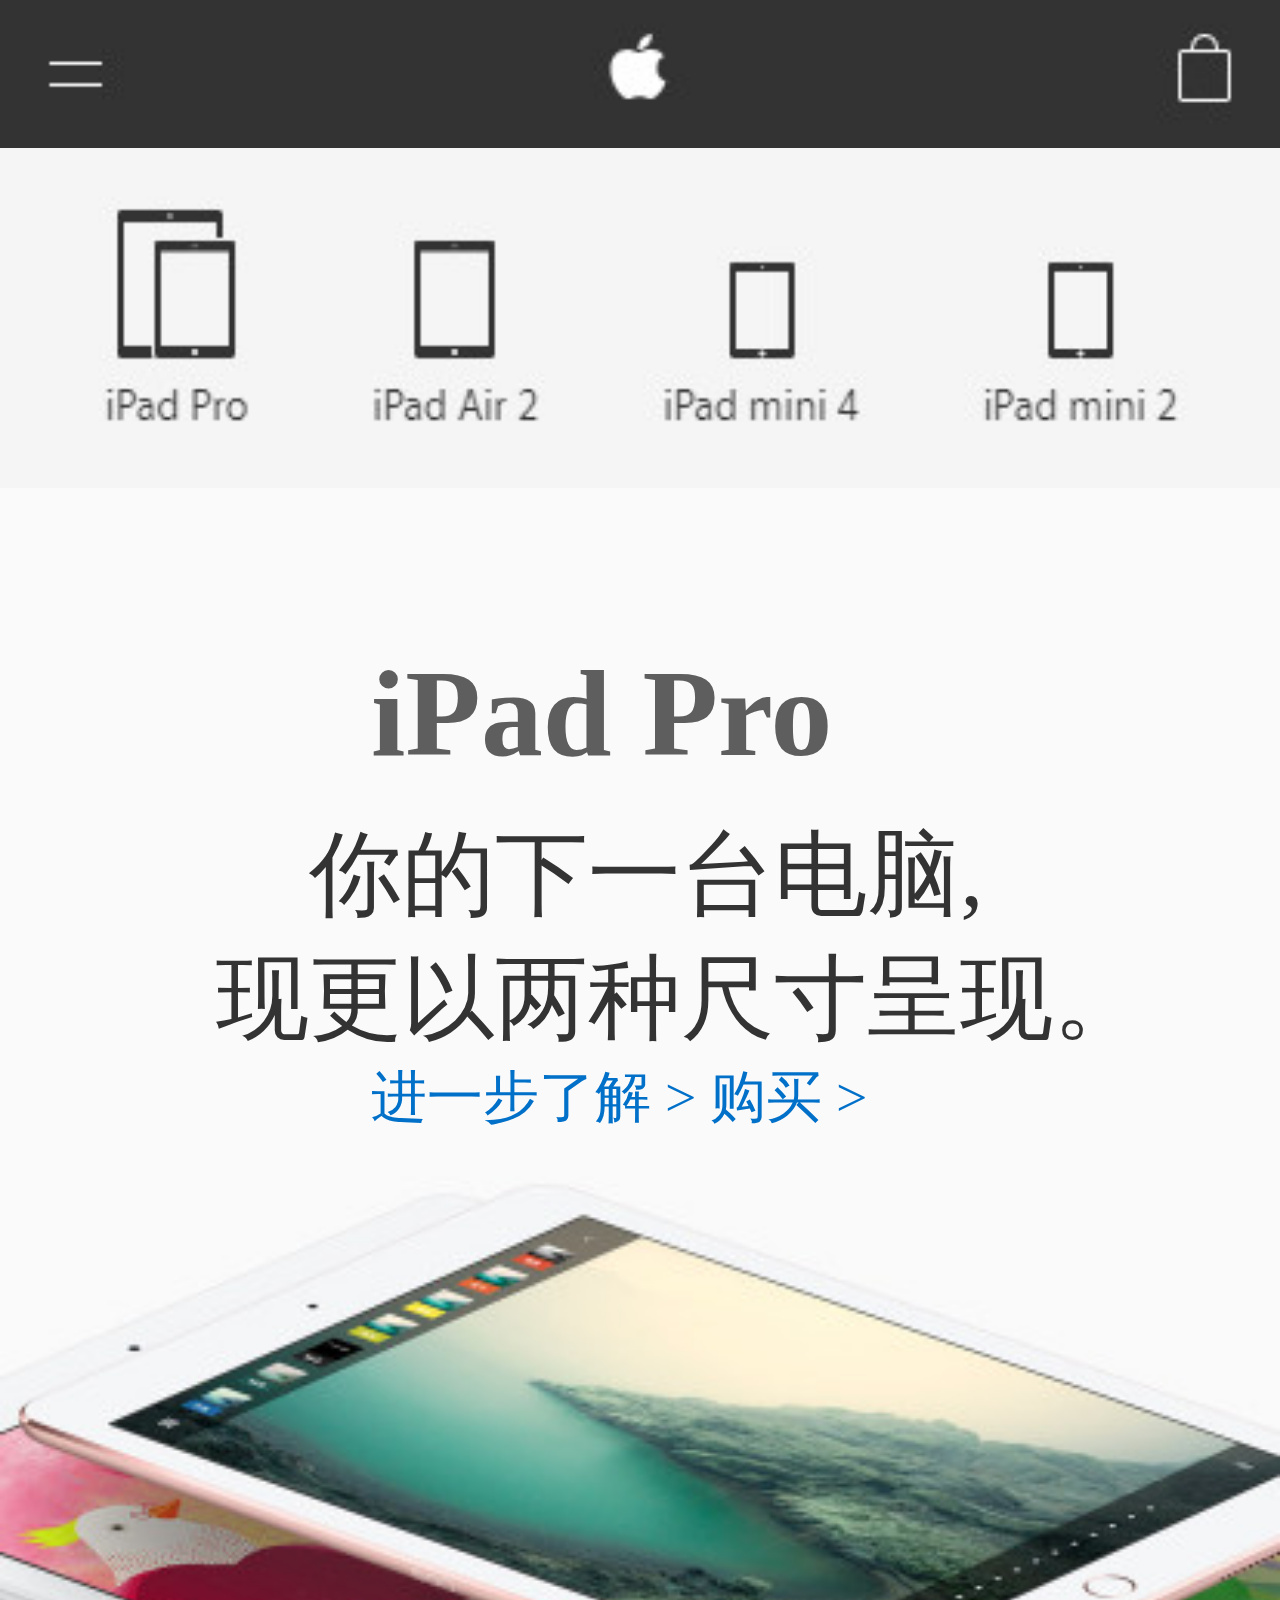
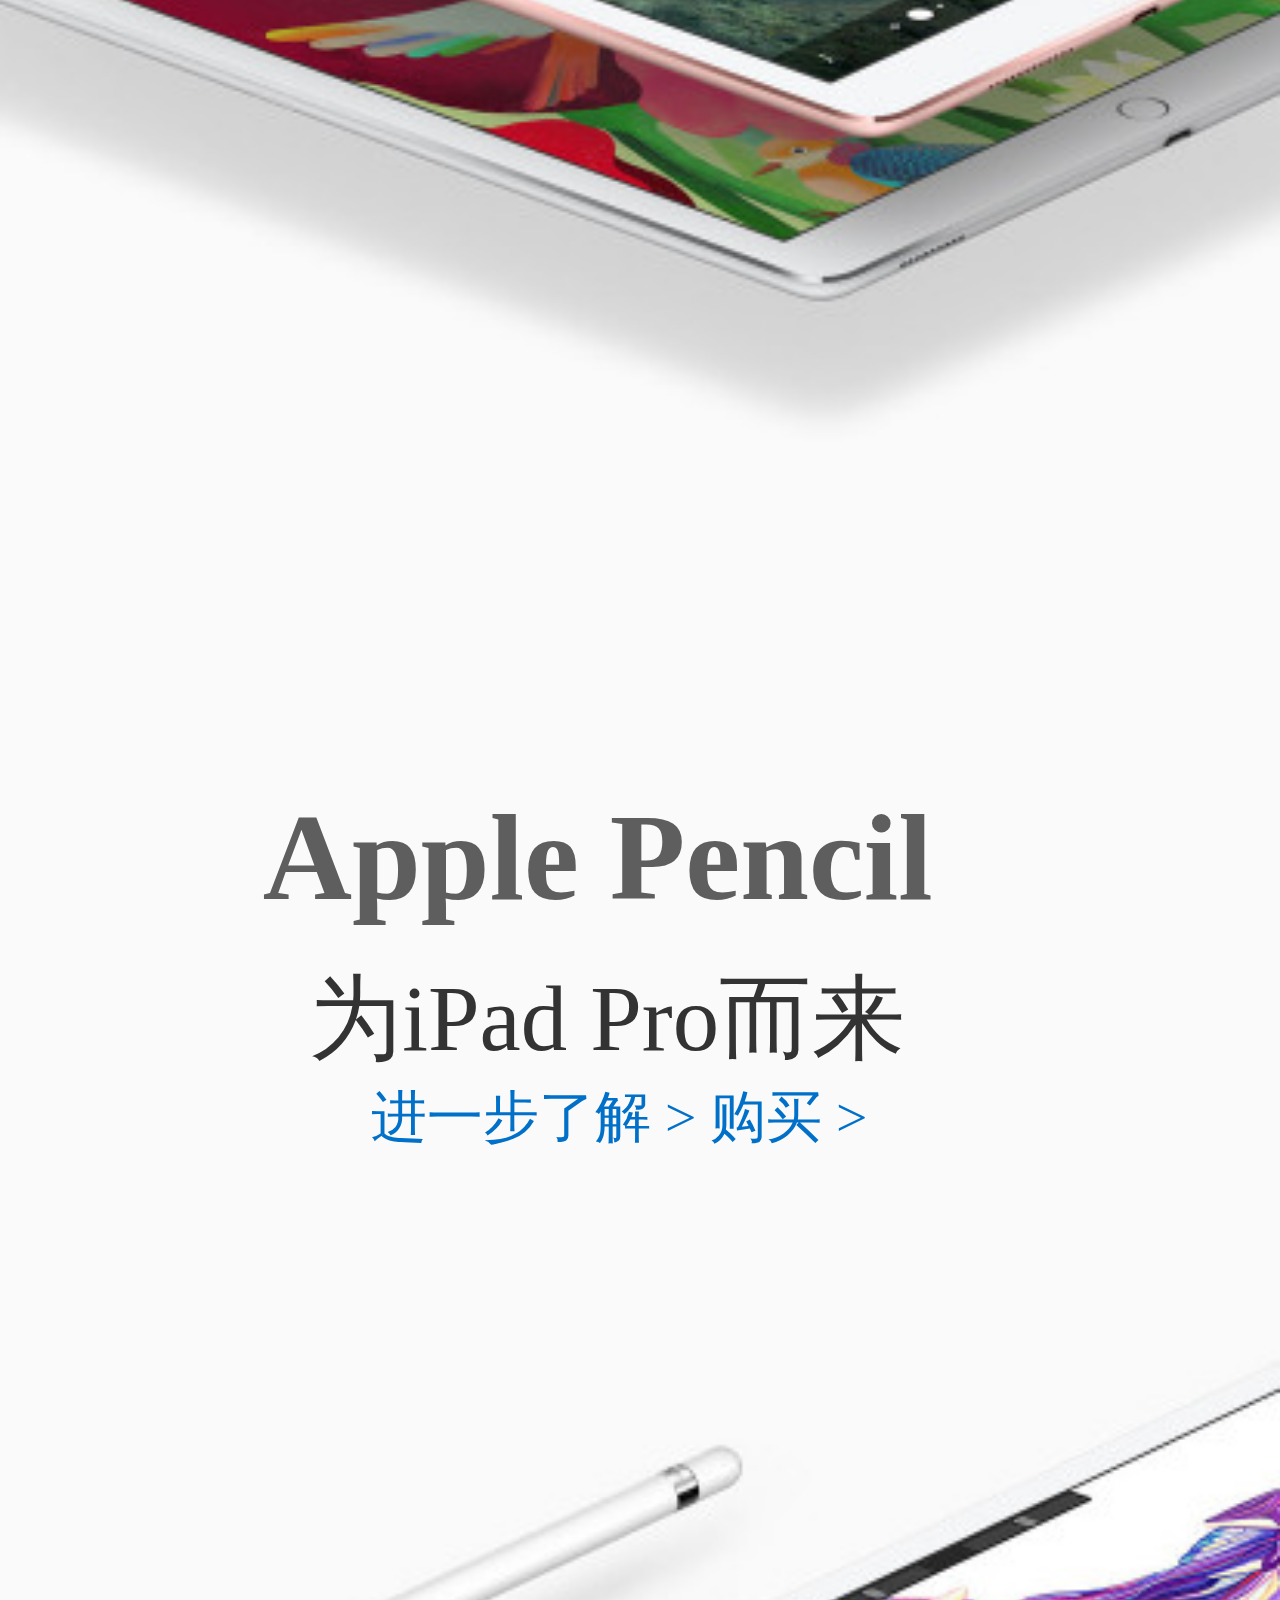
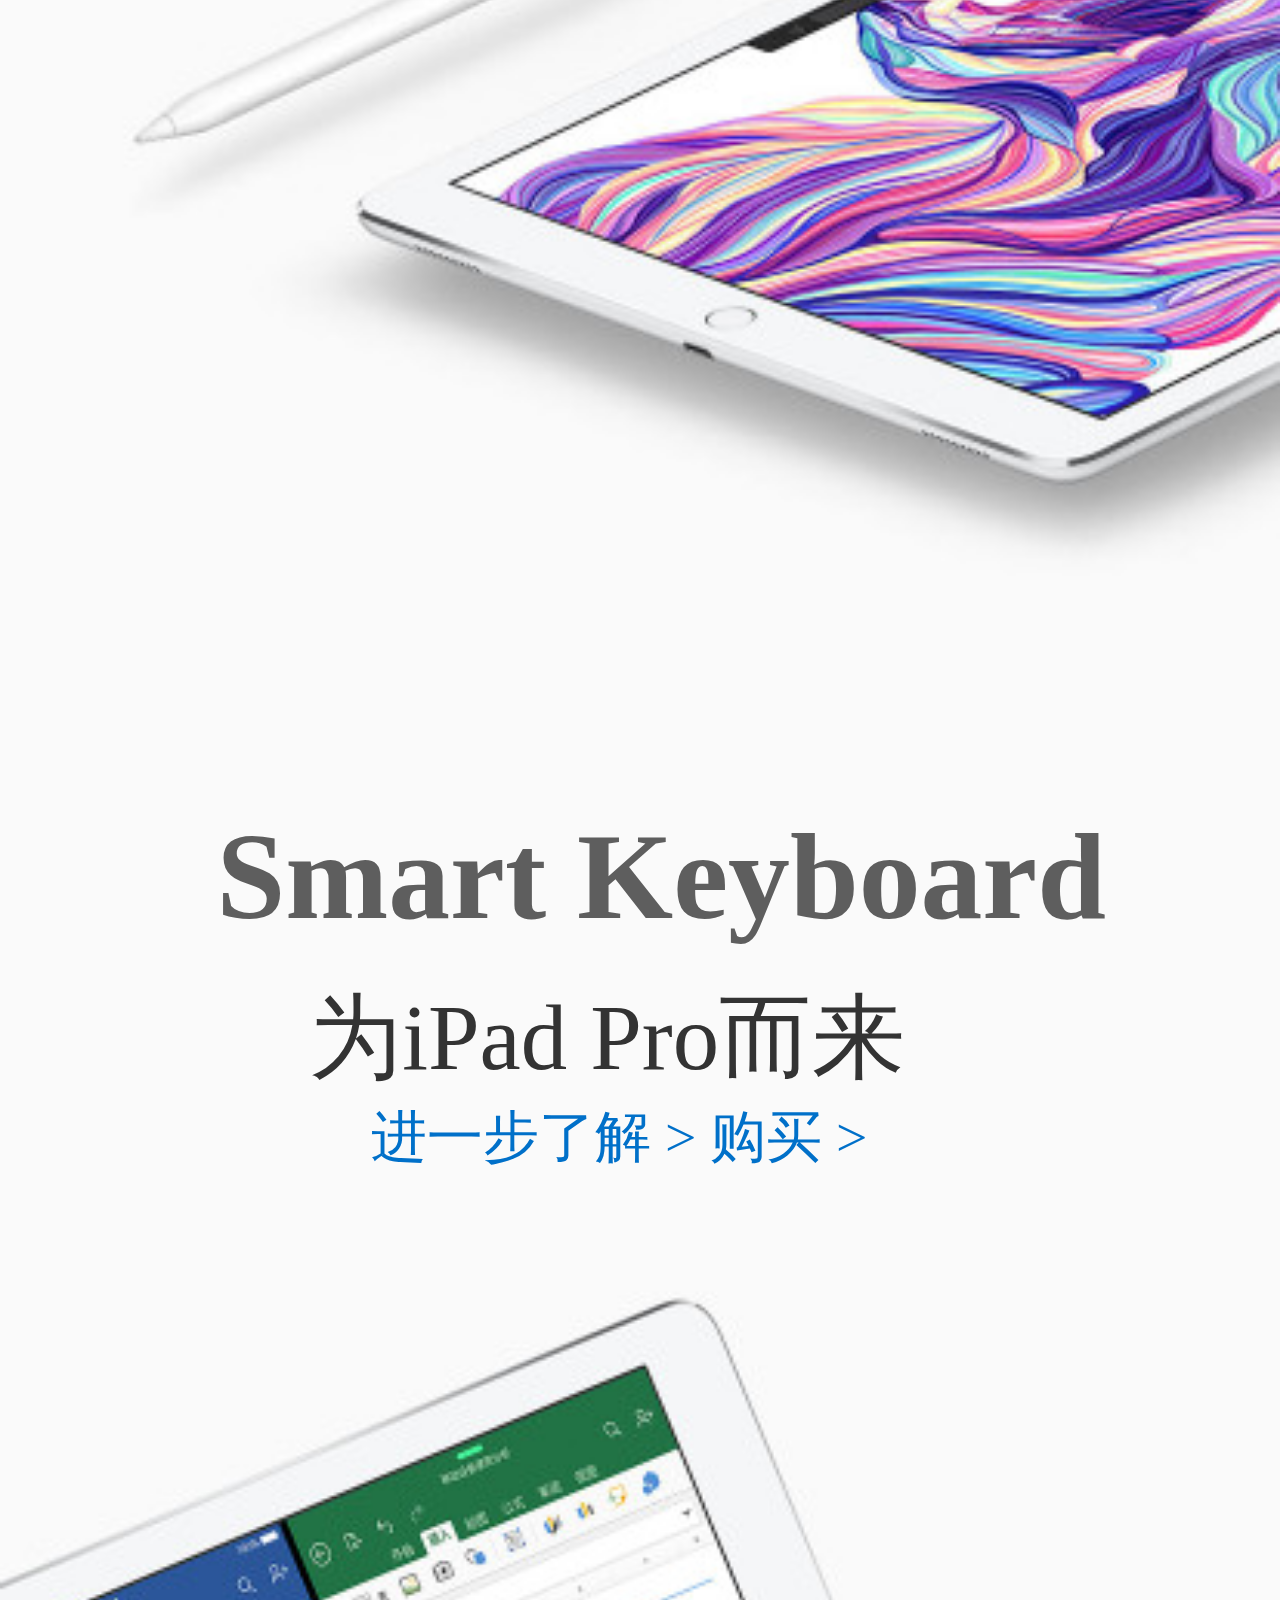
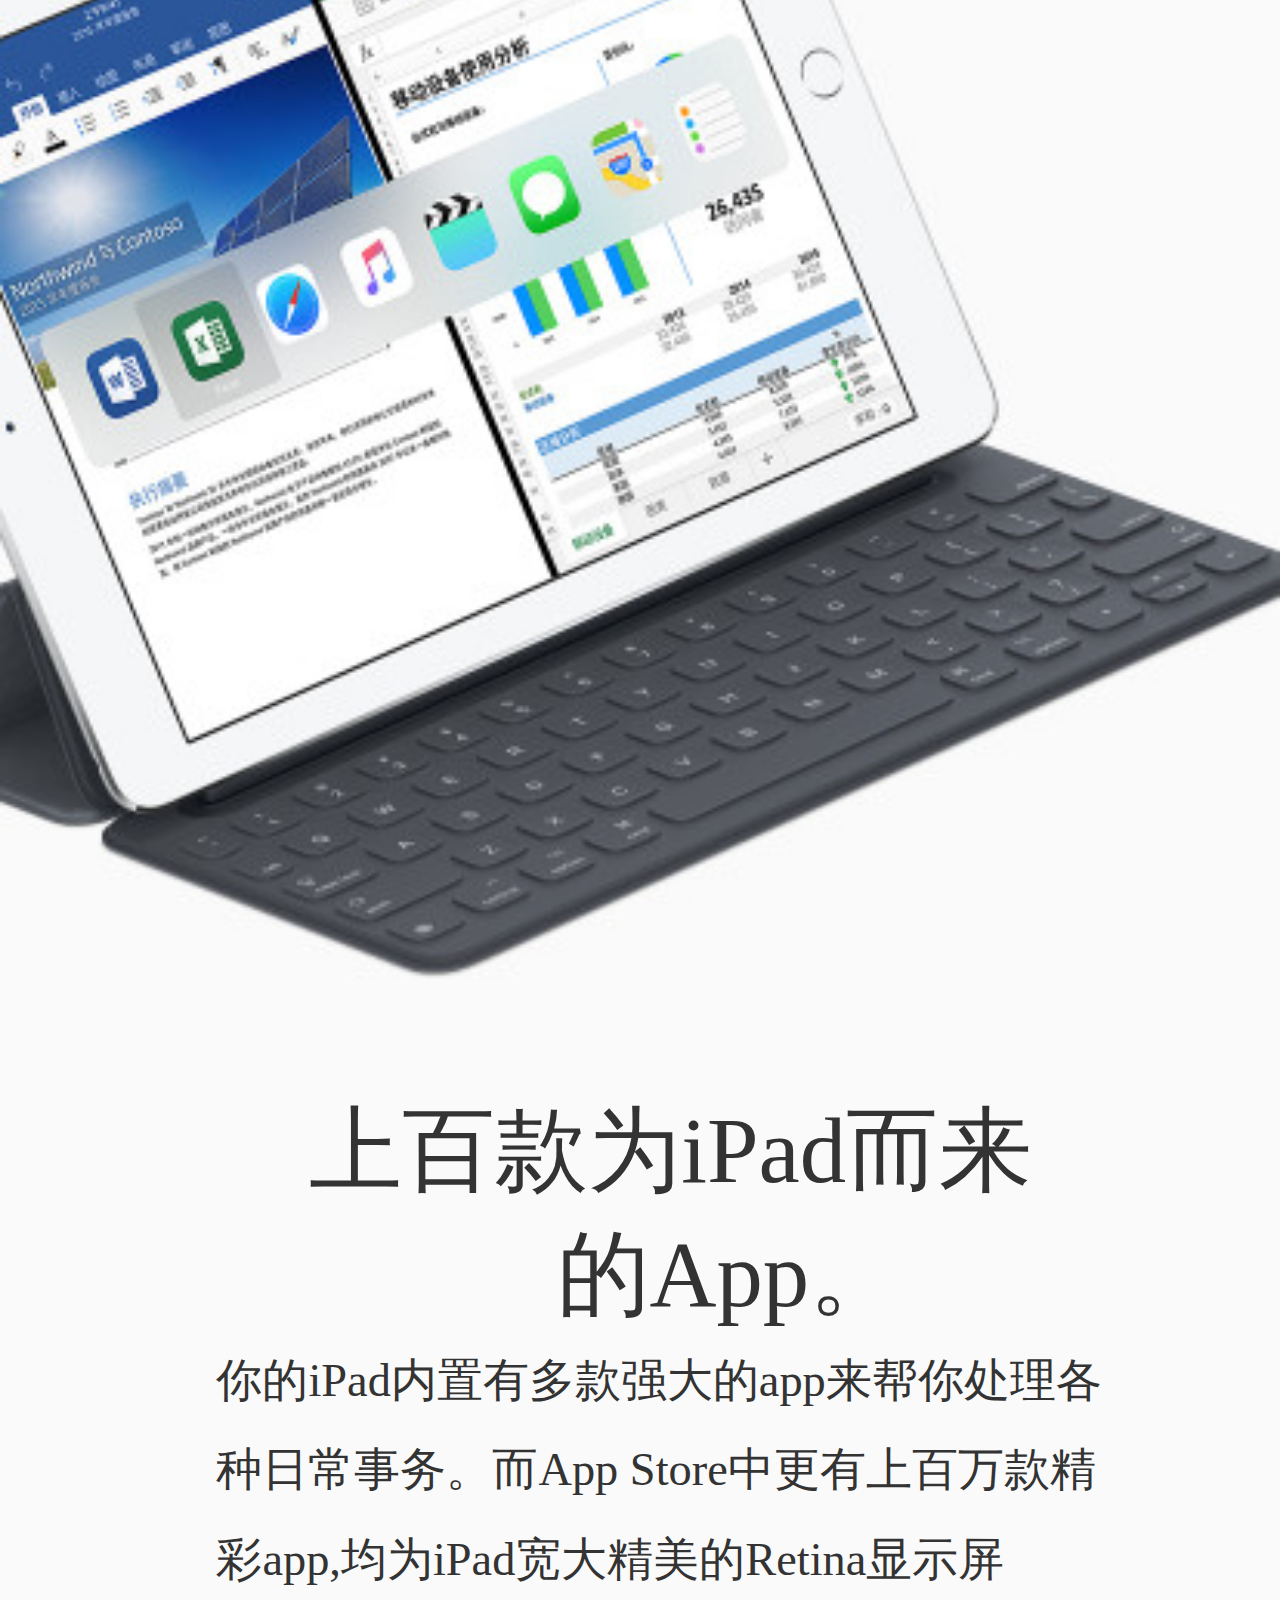
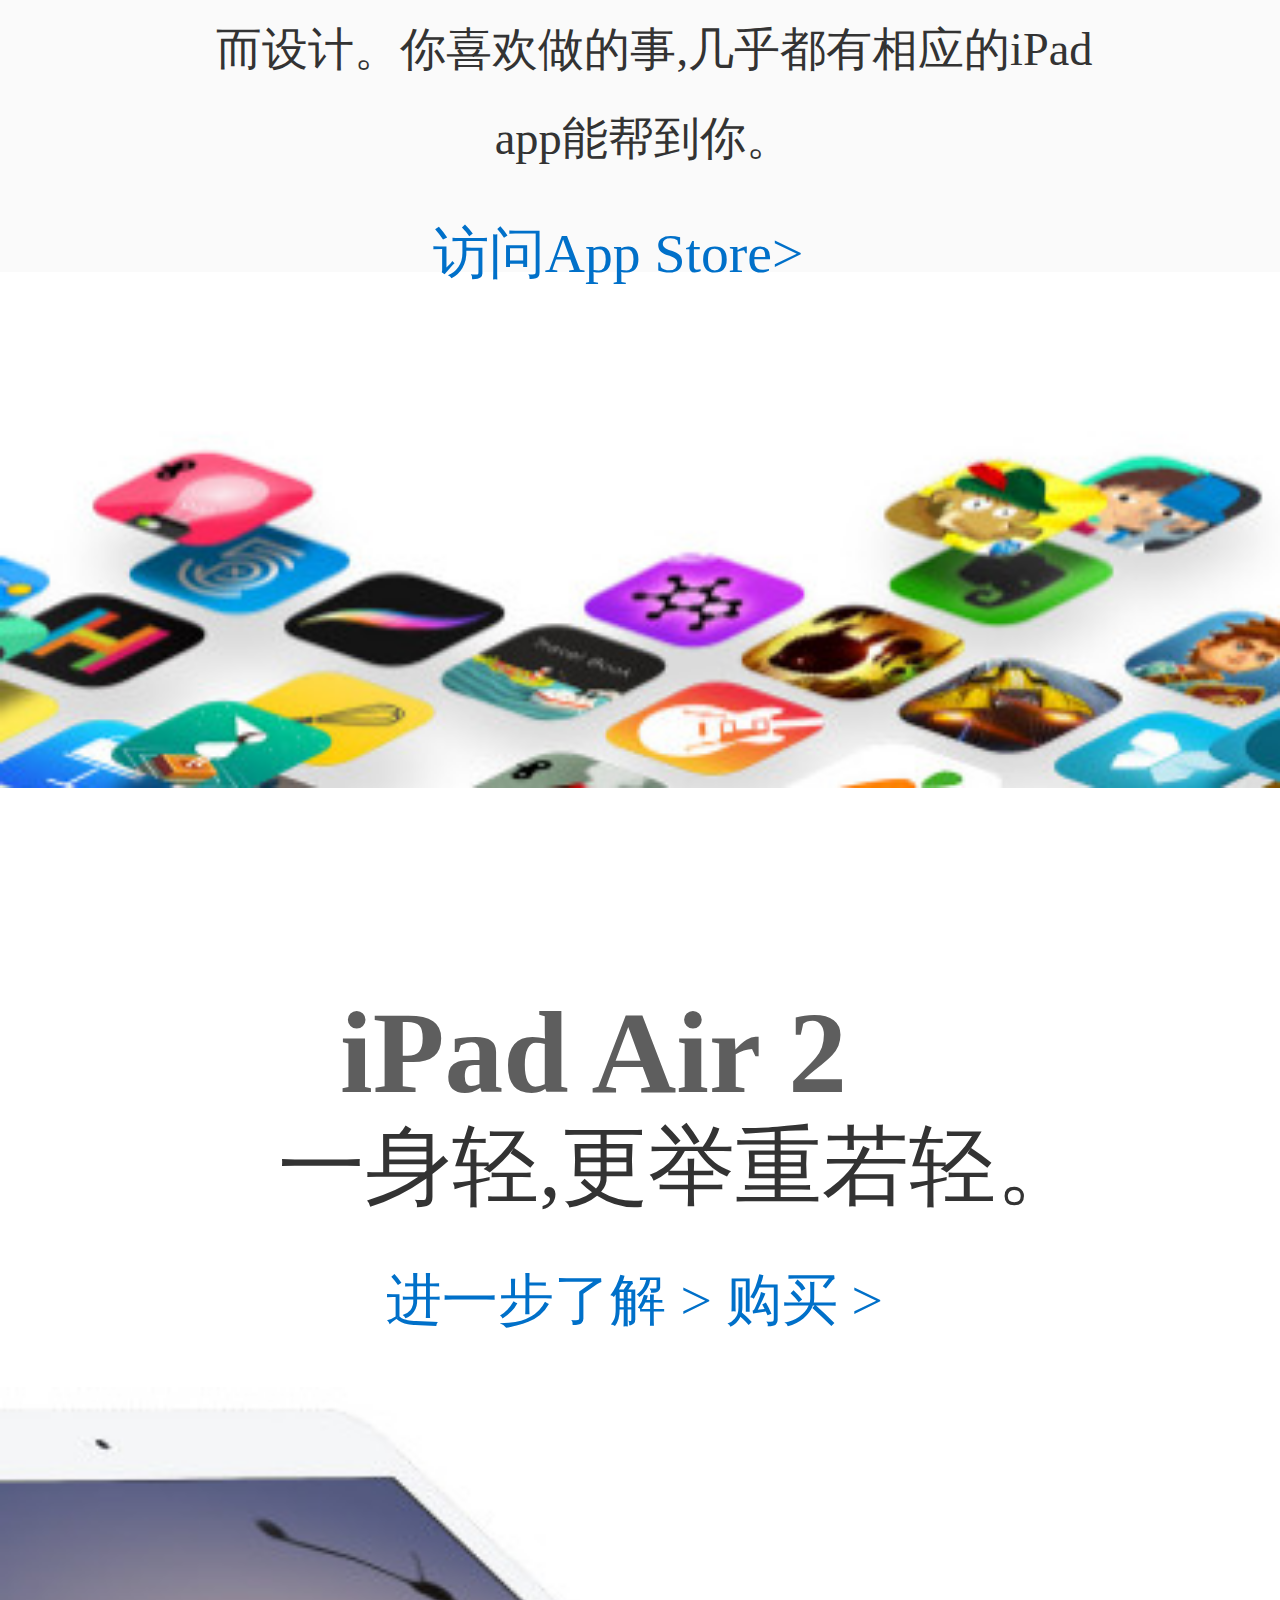
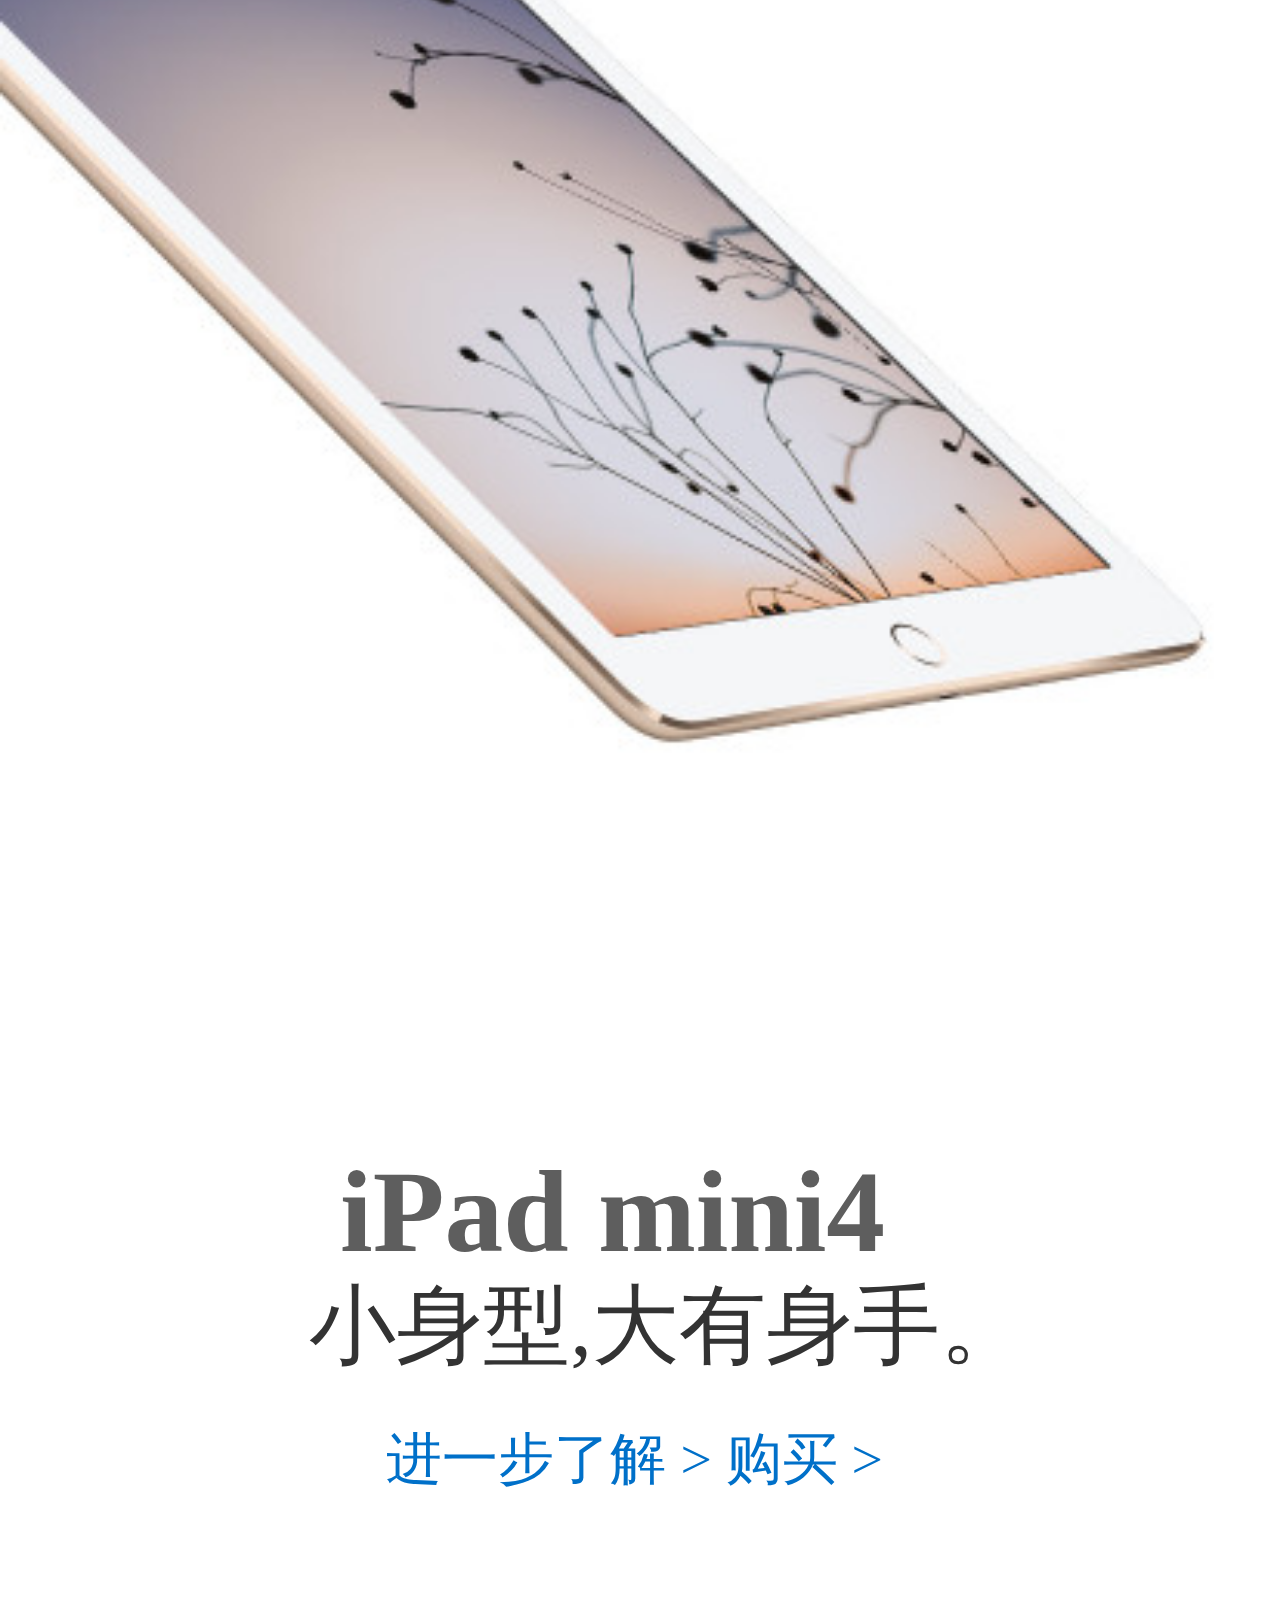
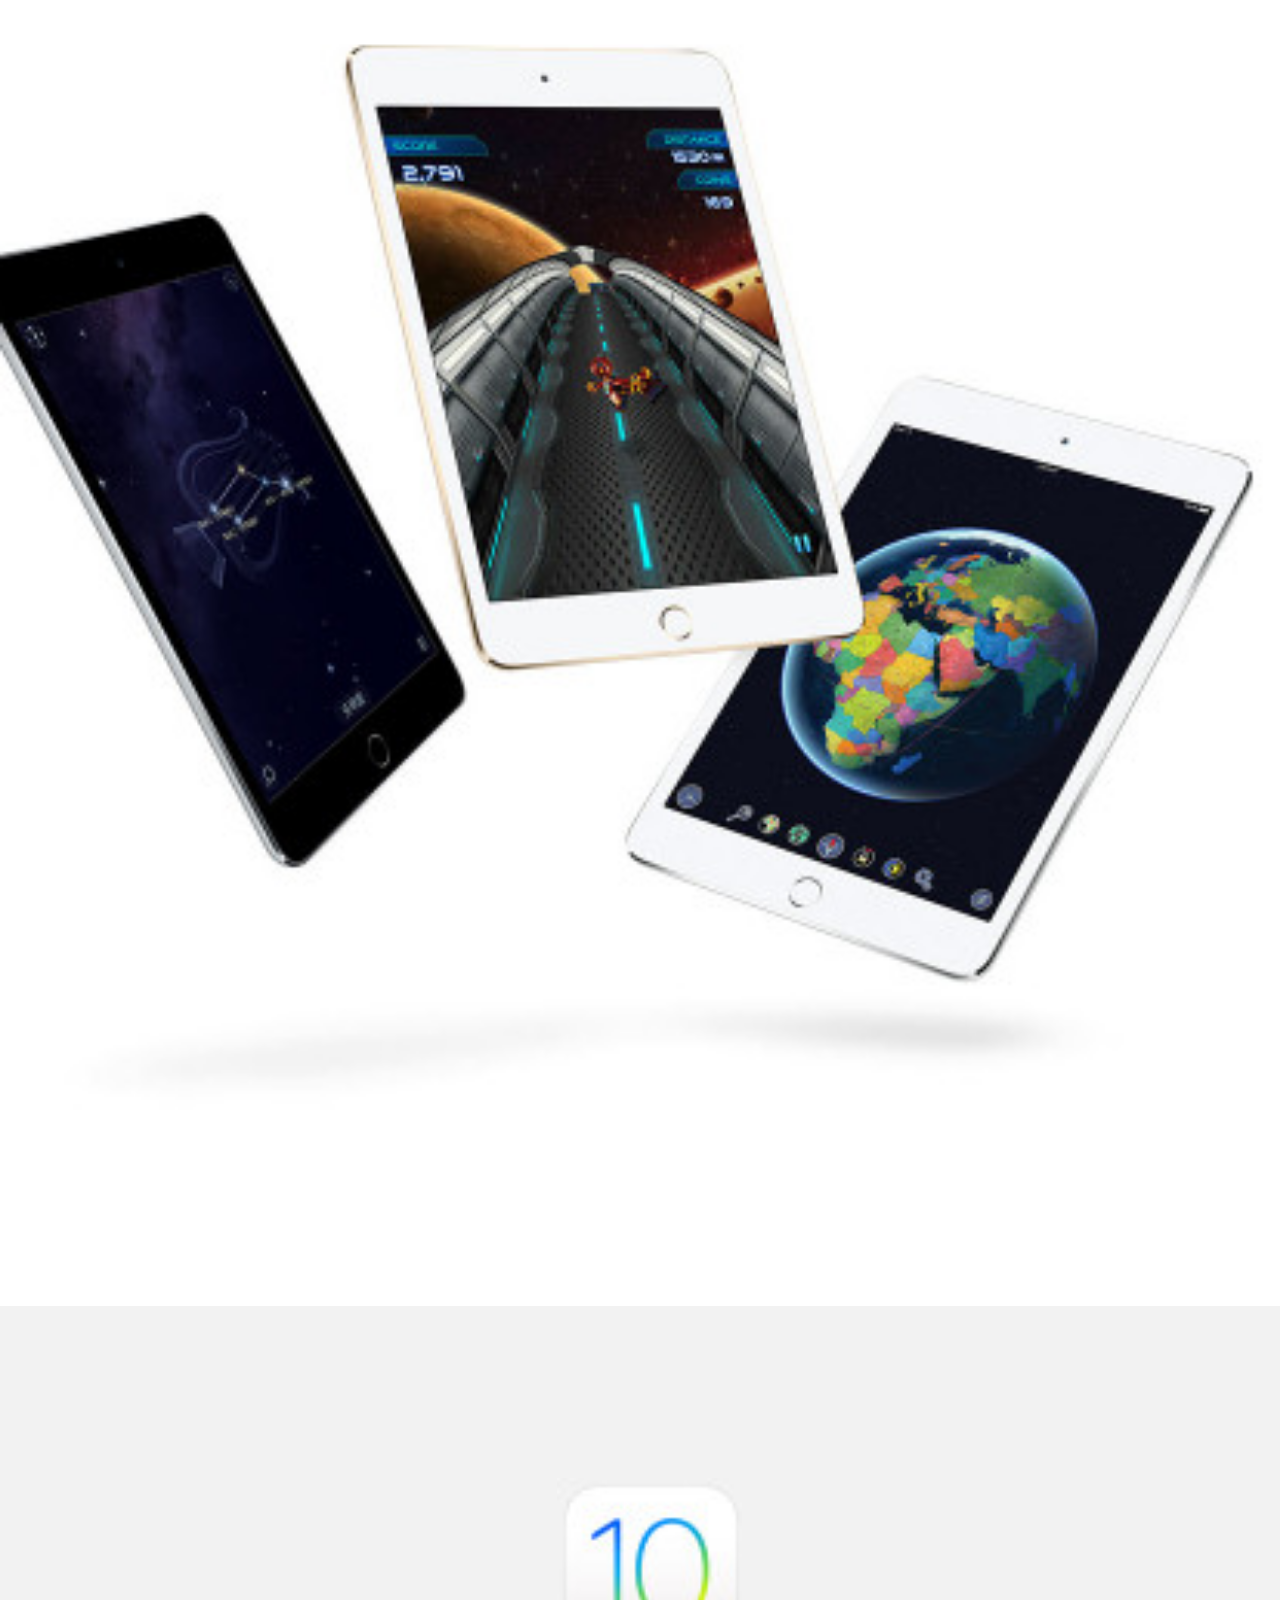
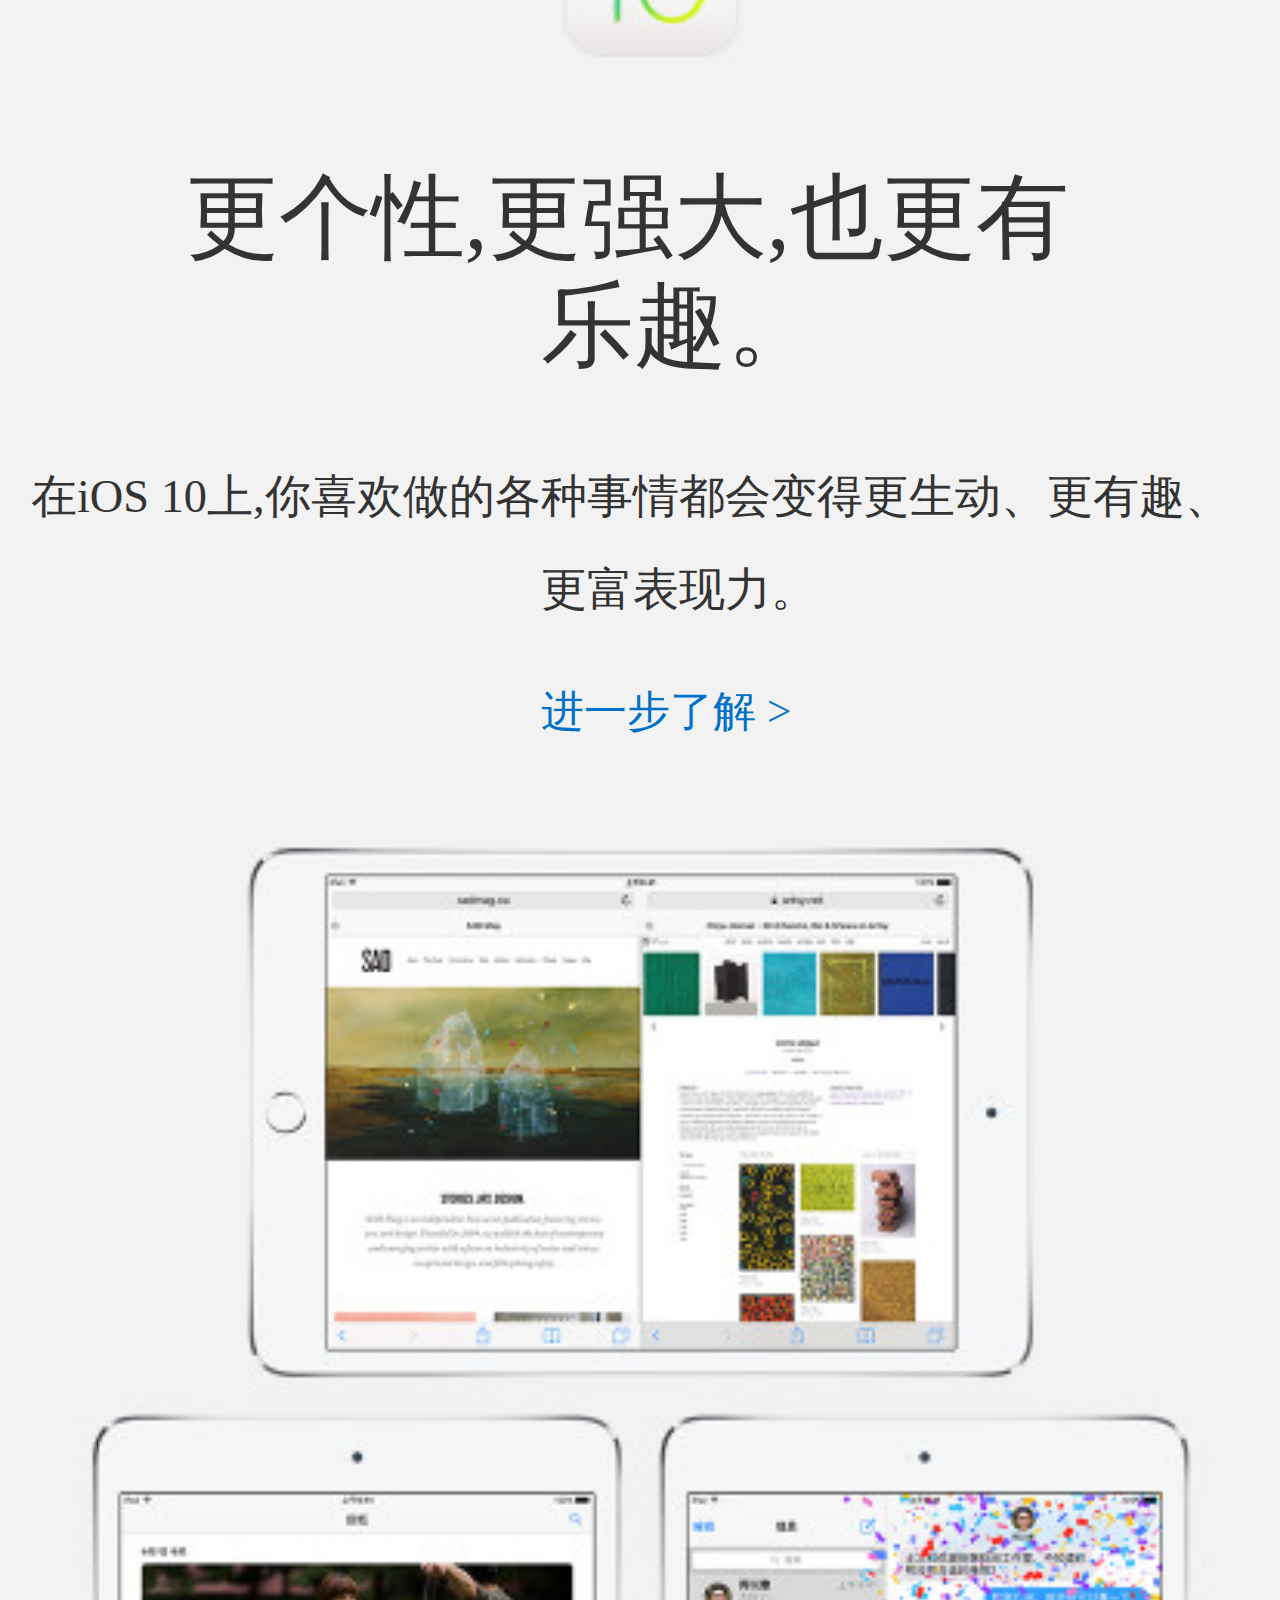
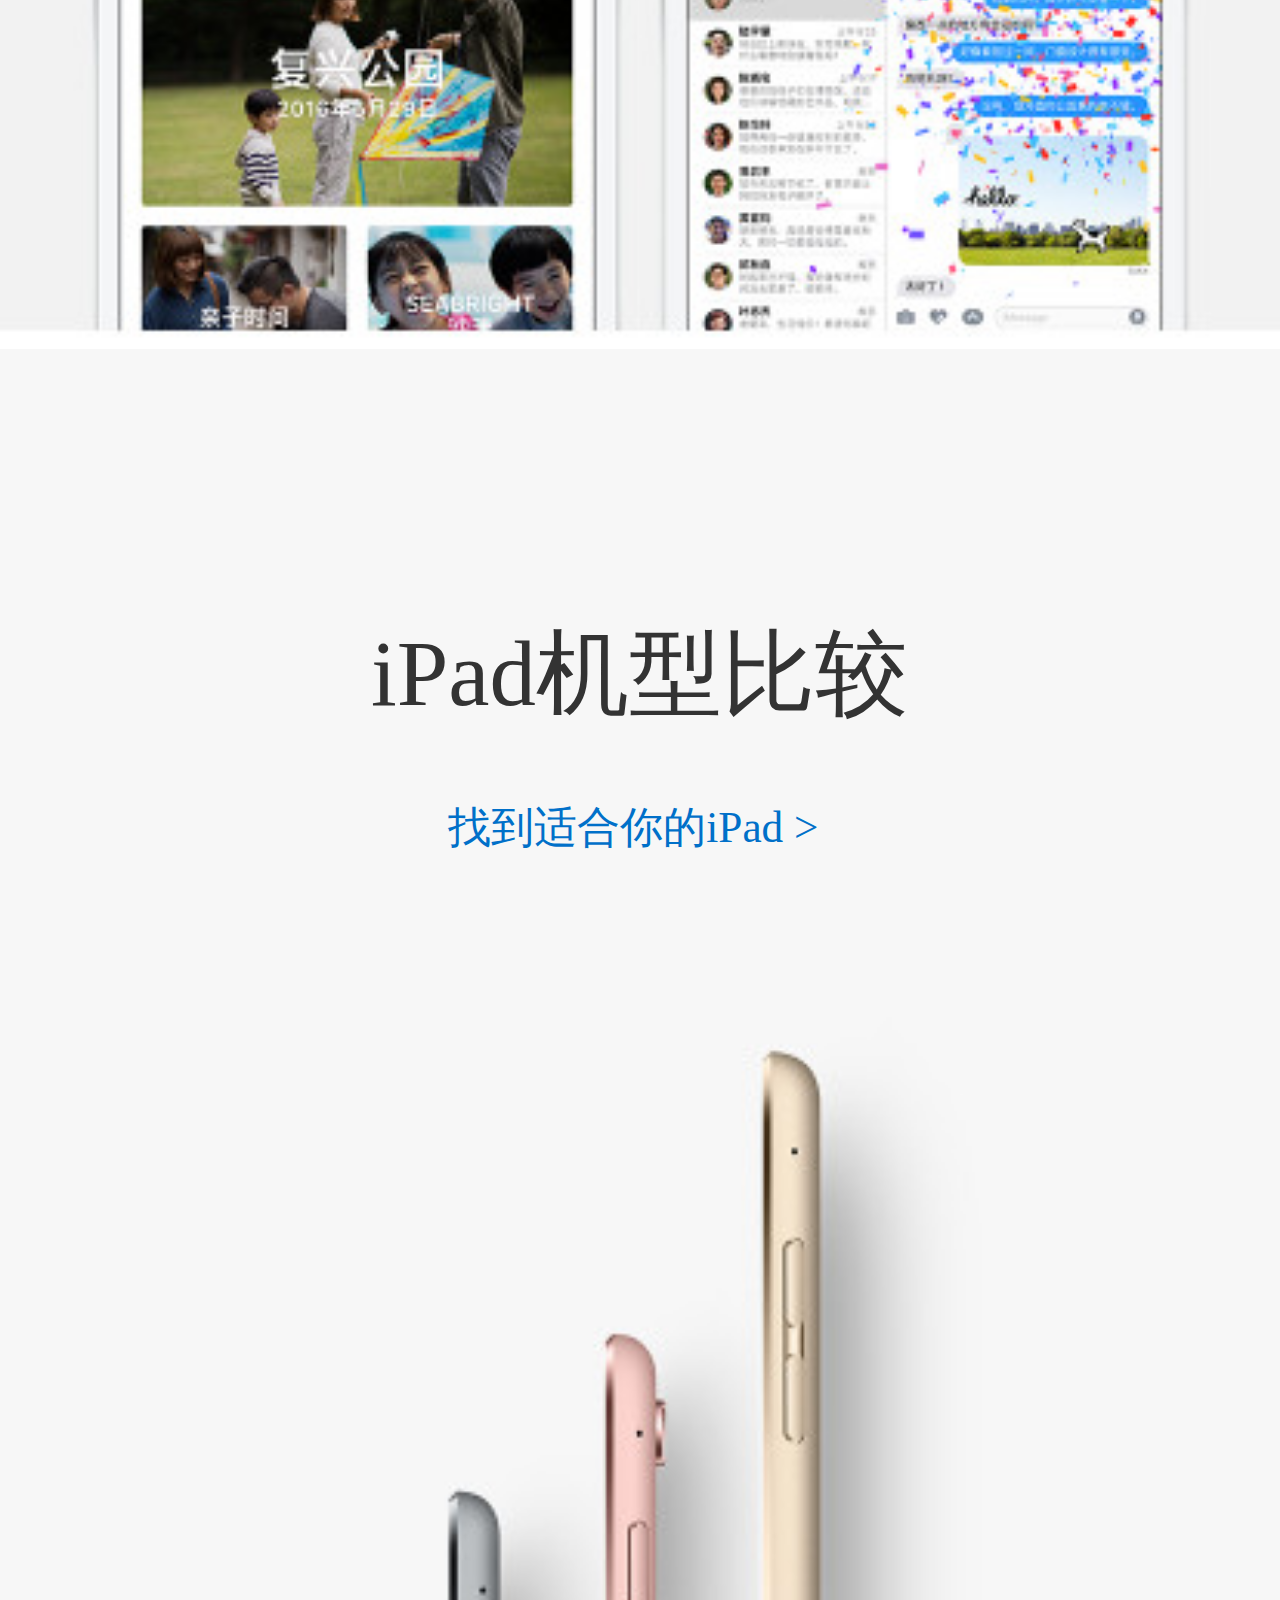
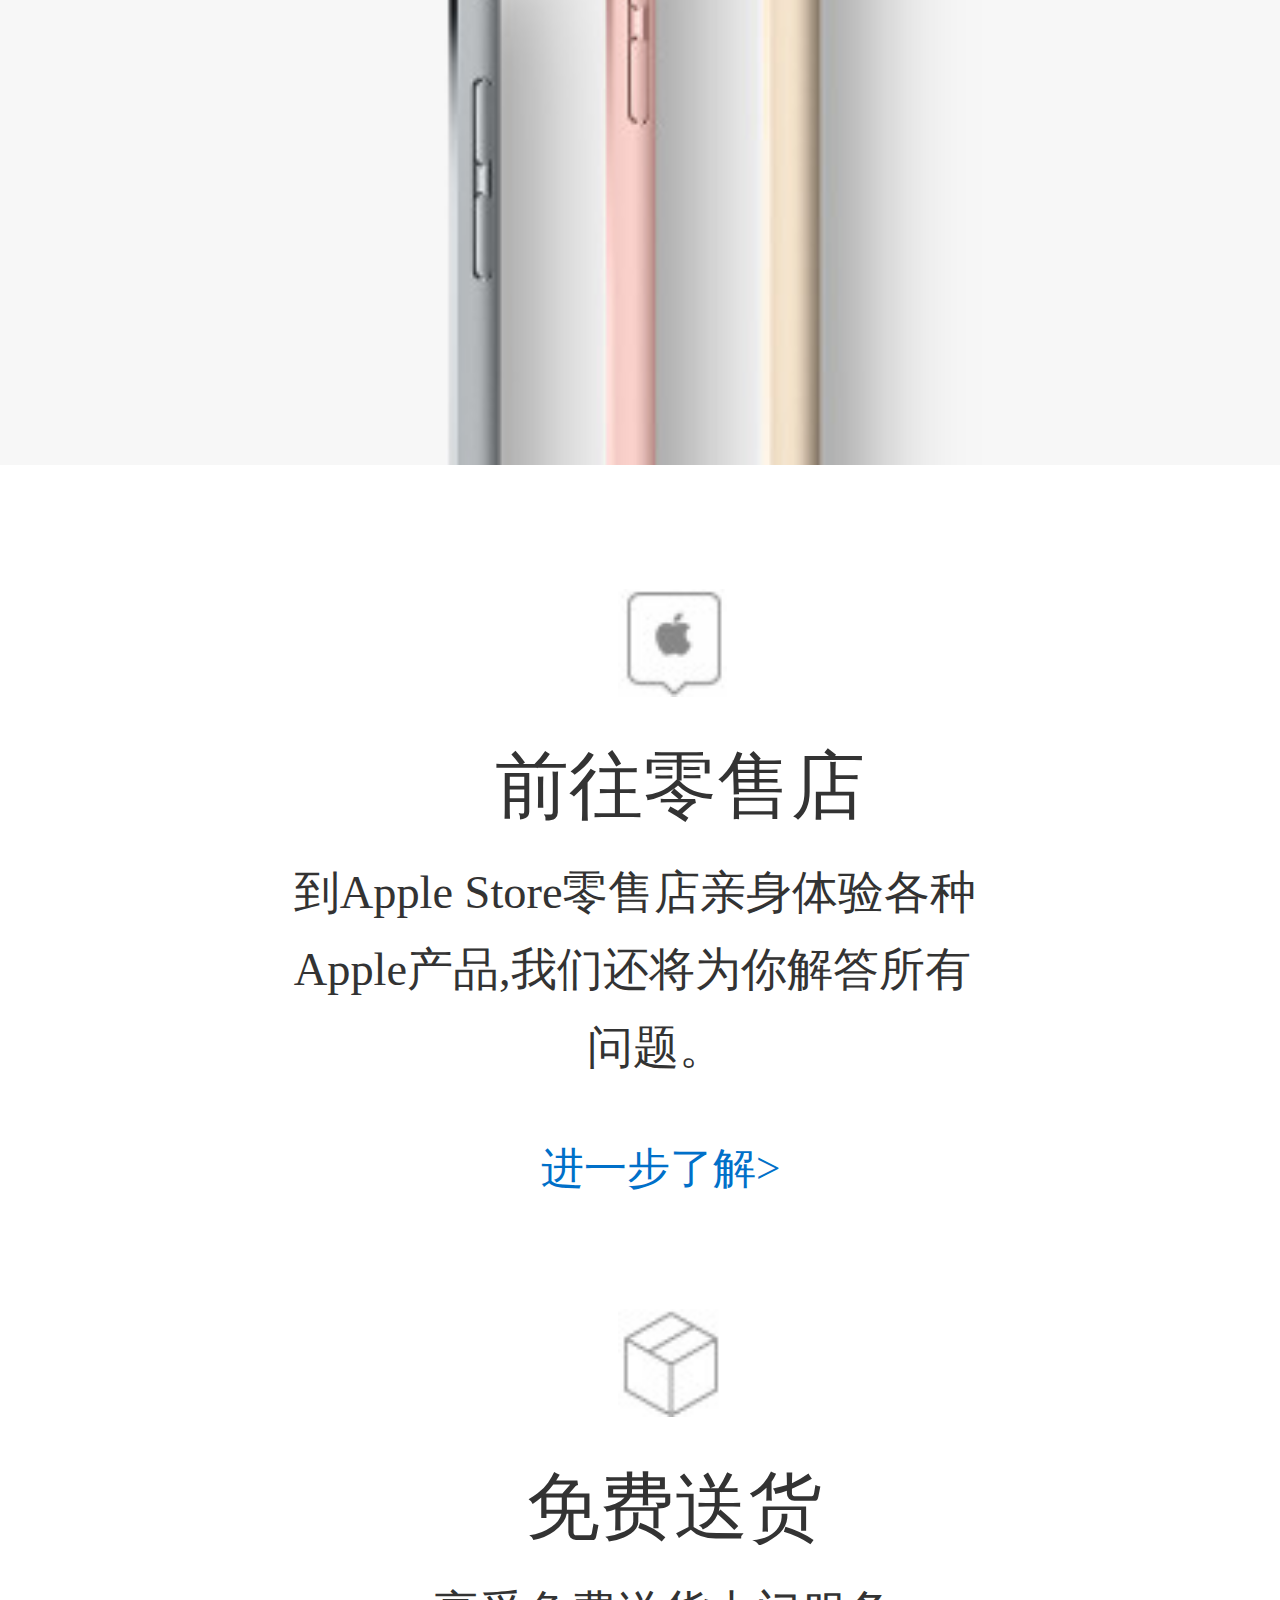
<file: iPhone/list2/list2.html>
<!DOCTYPE html>
<html>
<head>
	<meta charset="utf-8">
	<title>iPad</title>
	<meta name="viewport" content="width=device-width, initial-scale=1, maximum-scale=1, user-scalable=no">
	<link rel="stylesheet" type="text/css" href="css/list2.css">
	<script src="js/jquery-1.8.3/jquery.min.js"></script>
</head>
<body>
	<div id="header">
		<div id="navLeft"><img src="images/1.jpg"></div>
		<a href="../index/index.html"><div id="navCenter"><img src="images/2.jpg"></div></a>
		<div id="navRight"><img src="images/3.jpg"></div>
	</div>
	<!-- 导航栏下拉(左) -->
	<div id="navTwo">
		<div id="navA">
			<img src="images/4.jpg">
			<img src="images/5.jpg" style="margin-left:1.35rem;">
		</div>
		<div id="navB">
			<a href="../list/list.html"><div id="navB-One" style="margin-top:0.25rem;">Mac</div></a>
			<div id="lineB"></div>
			<a href="list2.html"><div id="navB-One">iPad</div></a>
			<div id="lineB"></div>
			<a href="../list3/list3.html"><div id="navB-One">iPhone</div></a>
			<div id="lineB"></div>
			<a href="../list4/list4.html"><div id="navB-One">Watch</div></a>
			<div id="lineB"></div>
			<a href="../list5/list5.html"><div id="navB-One">Music</div></a>
			<div id="lineB"></div>
			<a href="../list6/list6.html"><div id="navB-One">技术支持</div></a>
			<div id="lineB"></div>
			<a href="../list7/list7.html"><div id="navB-One"><img src="images/6.jpg"> 搜索apple.com</div></a>
			<div id="lineB"></div>
		</div>
	</div>
	<!-- 导航栏下拉(右) -->
	<div id="logo"><img src="images/7.jpg"></div>
	<div id="navThree">
		<a href="../list8/list8.html" style="text-decoration:none;"><div id="navThreeA">你的购物袋是空的</div></a>
		<div id="lineC"></div>
		<a href="../list8/list8.html"><div id="navThreeB"><img src="images/8.jpg"><p>购物袋</p></div></a>
		<div id="lineC"></div>
		<a href="../list8/list8.html"><div id="navThreeB"><img src="images/10.jpg"><p>收藏</p></div></a>
		<div id="lineC"></div>
		<a href="../list8/list8.html"><div id="navThreeB"><img src="images/11.jpg"><p>订单</p></div></a>
		<div id="lineC"></div>
		<a href="../list8/list8.html"><div id="navThreeB"><img src="images/12.jpg"><p>账户</p></div></a>
		<div id="lineC"></div>
		<a href="../list8/list8.html"><div id="navThreeB"><img src="images/13.jpg"><p>登录</p></div></a>
	</div>
	<!-- 内容 -->
	<div id="content">
		<div id="banner"><img src="images/14.jpg"></div>
		<div id="main">
			<h3>iPad Pro</h3>
			<p>你的下一台电脑,</p>
			<p style="margin-left:0.7rem;">现更以两种尺寸呈现。</p>
			<a href="../list8/list8.html">进一步了解 &gt; 购买 &gt;</a>
			<img src="images/15.jpg">
			<h3 style="margin-left:0.85rem;">Apple Pencil</h3>
			<p>为iPad Pro而来</p>
			<a href="../list8/list8.html">进一步了解 &gt; 购买 &gt;</a>
			<img src="images/16.jpg">
			<h3 style="margin-left:0.7rem;">Smart Keyboard</h3>
			<p>为iPad Pro而来</p>
			<a href="../list8/list8.html">进一步了解 &gt; 购买 &gt;</a>
			<img src="images/17.jpg" style="height:4.6rem;">
			<p>上百款为iPad而来</p>
			<p style="margin-left:1.8rem;">的App。</p>
			<span>你的iPad内置有多款强大的app来帮你处理各</span>
			<span>种日常事务。而App Store中更有上百万款精</span>
			<span>彩app,均为iPad宽大精美的Retina显示屏</span>
			<span>而设计。你喜欢做的事,几乎都有相应的iPad</span>
			<span style="margin-left:1.6rem;">app能帮到你。</span>
			<a href="../list8/list8.html" style="margin-left:1.4rem;margin-top:0.1rem;">访问App Store&gt;</a>
		</div>
		<div id="mainTwo">
			<img src="images/18.jpg">
			<h3 >iPad Air 2</h3>
			<p>一身轻,更举重若轻。</p>
			<a href="../list8/list8.html">进一步了解 &gt; 购买 &gt;</a>
			<img src="images/19.jpg" style="height:3.75rem;">
			<h3 >iPad mini4</h3>
			<p style="margin-left:1rem;">小身型,大有身手。</p>
			<a href="../list8/list8.html">进一步了解 &gt; 购买 &gt;</a>
			<img src="images/20.jpg" style="height:4.4rem;">
		</div>
		<div id="mainThree">
			<div><img src="images/21.jpg"></div>
			<p>更个性,更强大,也更有</p>
			<p style="margin-left:1.75rem">乐趣。</p>
			<span>在iOS 10上,你喜欢做的各种事情都会变得更生动、更有趣、</span>
			<span style="margin-left:1.75rem;margin-top:0.1rem;">更富表现力。</span>
			<a href="../list8/list8.html">进一步了解 &gt;</a>
			<img src="images/22.jpg" style="height:3.8rem;">	
		</div>
		<div id="mainFour">
			<p>iPad机型比较</p>
			<a href="../list8/list8.html">找到适合你的iPad &gt;</a>
			<img src="images/23.jpg">
		</div>
		<div id="mainFive">
			<img src="images/24.jpg">
			<p>前往零售店</p>
			<span>到Apple Store零售店亲身体验各种</span>
			<span>Apple产品,我们还将为你解答所有</span>
			<span style="margin-left:1.9rem">问题。</span>
			<a href="../list8/list8.html">进一步了解&gt;</a>
			<img src="images/25.jpg">
			<p style="margin-left:1.7rem">免费送货</p>
			<span style="margin-left:1.4rem">享受免费送货上门服务。</span>
			<a href="../list8/list8.html">进一步了解&gt;</a>
		</div>
		<div id="mainSix">
			<img src="images/26.jpg">
			<img src="images/27.jpg" style="height:3rem;">
			<img src="images/28.jpg" style="height:3.6rem;">
			<img src="images/29.jpg" style="height:3.7rem;">
		</div>
	</div>
	<!-- 尾部 -->
	<div id="footer">
		<div id="guildOne">
			<img src="images/31.jpg">
		</div>
		<div id="line"></div>
		<div id="guildTwo">
			<div id="guildTwoA">选购及了解</div>
			<div id="guildTwoB"><img src="images/30.jpg"></div>
		</div>
		<div id="line"></div>
		<div id="guildThree">
			<div id="guildThreeA">Apple Store 商店</div>
			<div id="guildThreeB"><img src="images/30.jpg"></div>
		</div>
		<div id="line"></div>
		<div id="guildThree">
			<div id="guildThreeA">教育应用</div>
			<div id="guildThreeB"><img src="images/30.jpg"></div>
		</div>
		<div id="line"></div>
		<div id="guildThree">
			<div id="guildThreeA">商务应用</div>
			<div id="guildThreeB"><img src="images/30.jpg"></div>
		</div>
		<div id="line"></div>
		<div id="guildThree">
			<div id="guildThreeA">账户</div>
			<div id="guildThreeB"><img src="images/30.jpg"></div>
		</div>
		<div id="line"></div>
		<div id="guildThree">
			<div id="guildThreeA">Apple价值观</div>
			<div id="guildThreeB"><img src="images/30.jpg"></div>
		</div>
		<div id="line"></div>
		<div id="guildThree">
			<div id="guildThreeA">关于Apple</div>
			<div id="guildThreeB"><img src="images/30.jpg"></div>
		</div>
		<div id="line"></div>
		<div id="guildFour">更多选购方式，前往<span>Apple Store零售店</span>，致电400-666-8800或查找在你<br>附近的
		<span>授权经销商</span></div>
	</div>
	<script src="js/list2.js"></script>
</body>
</html>
</file>
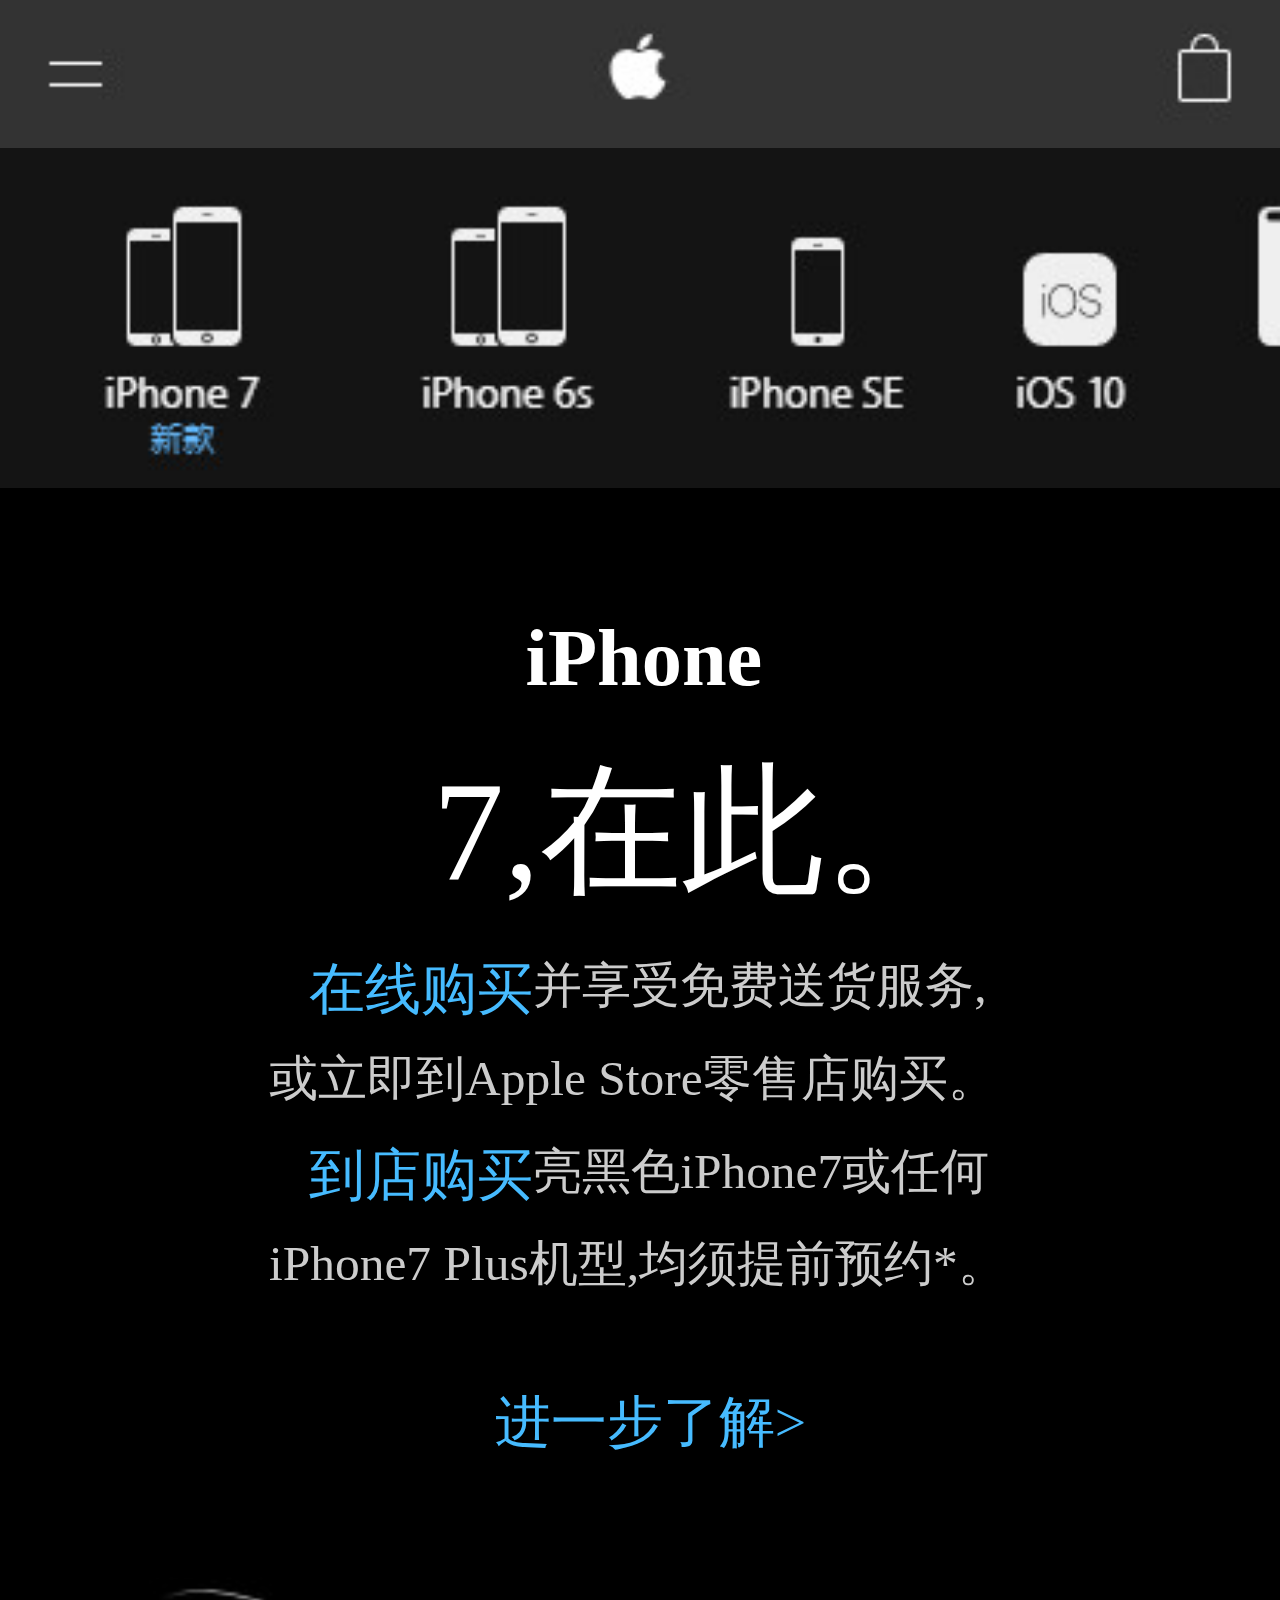
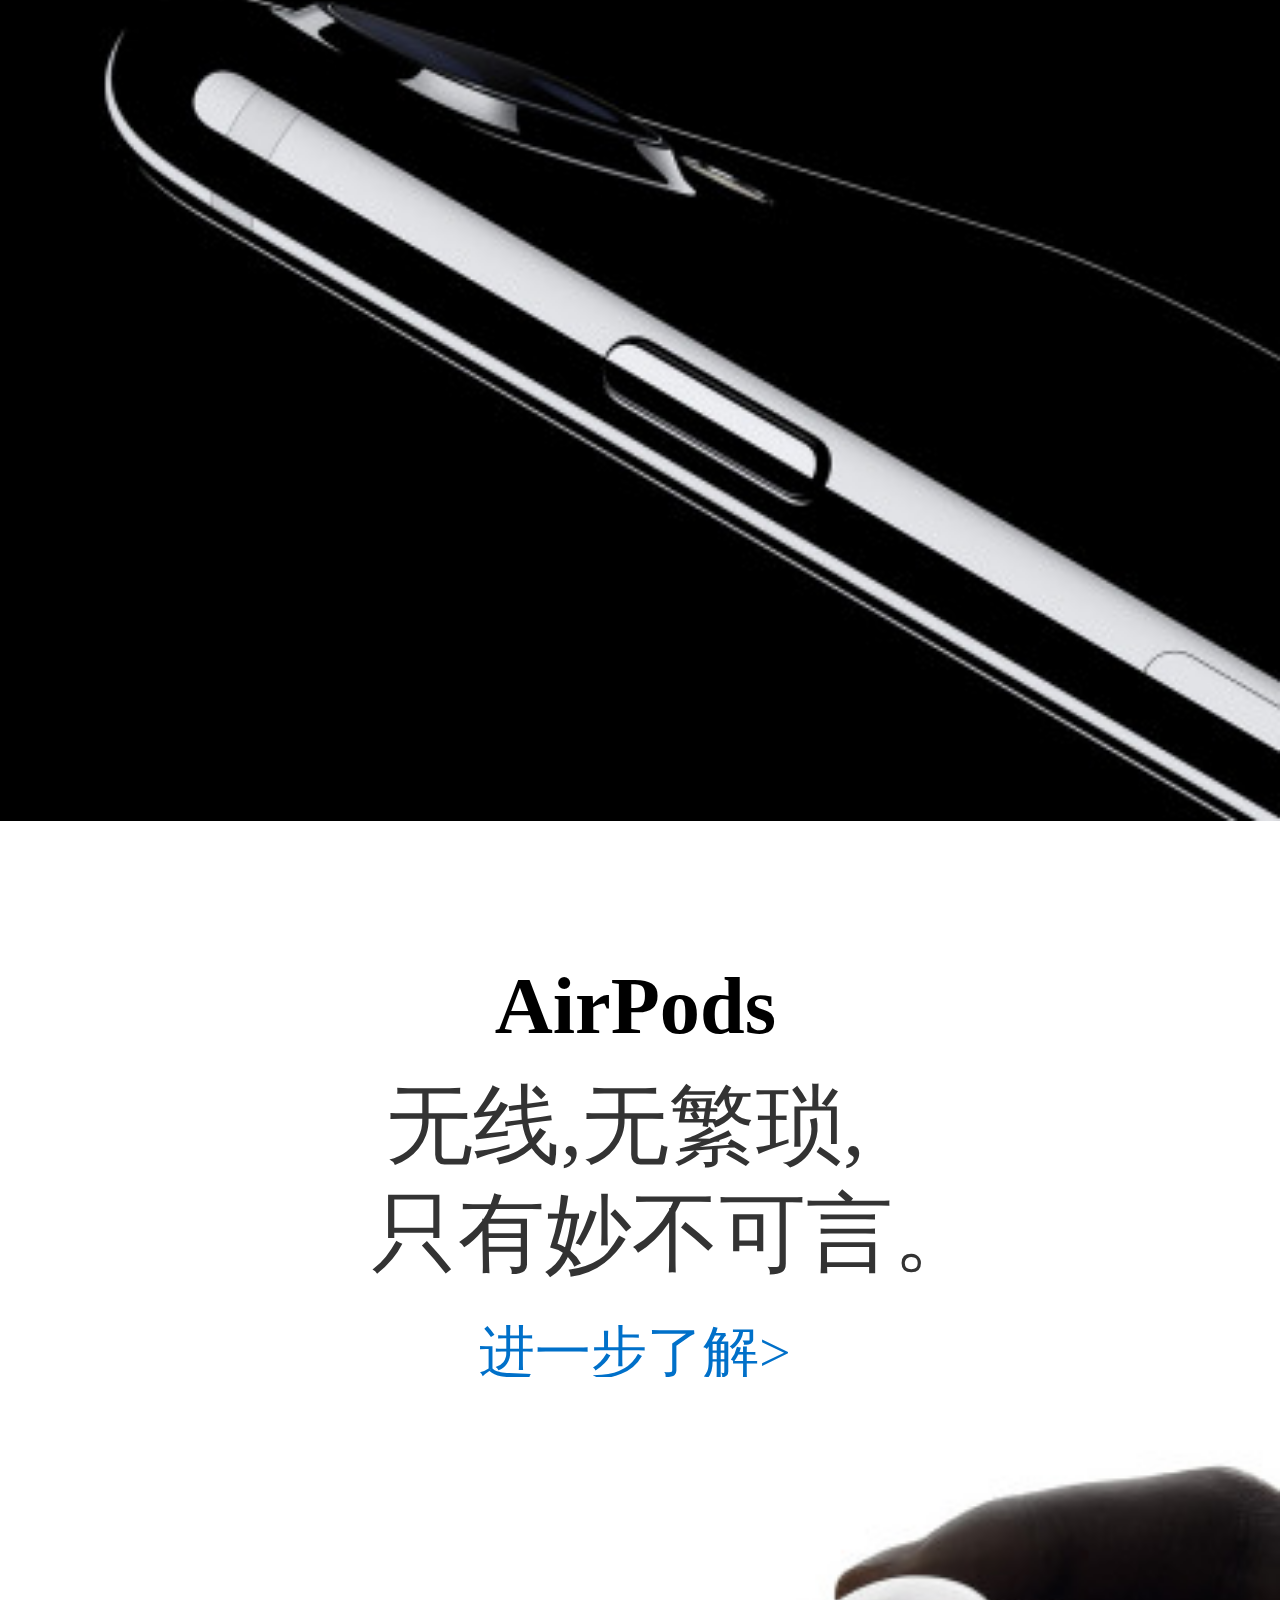
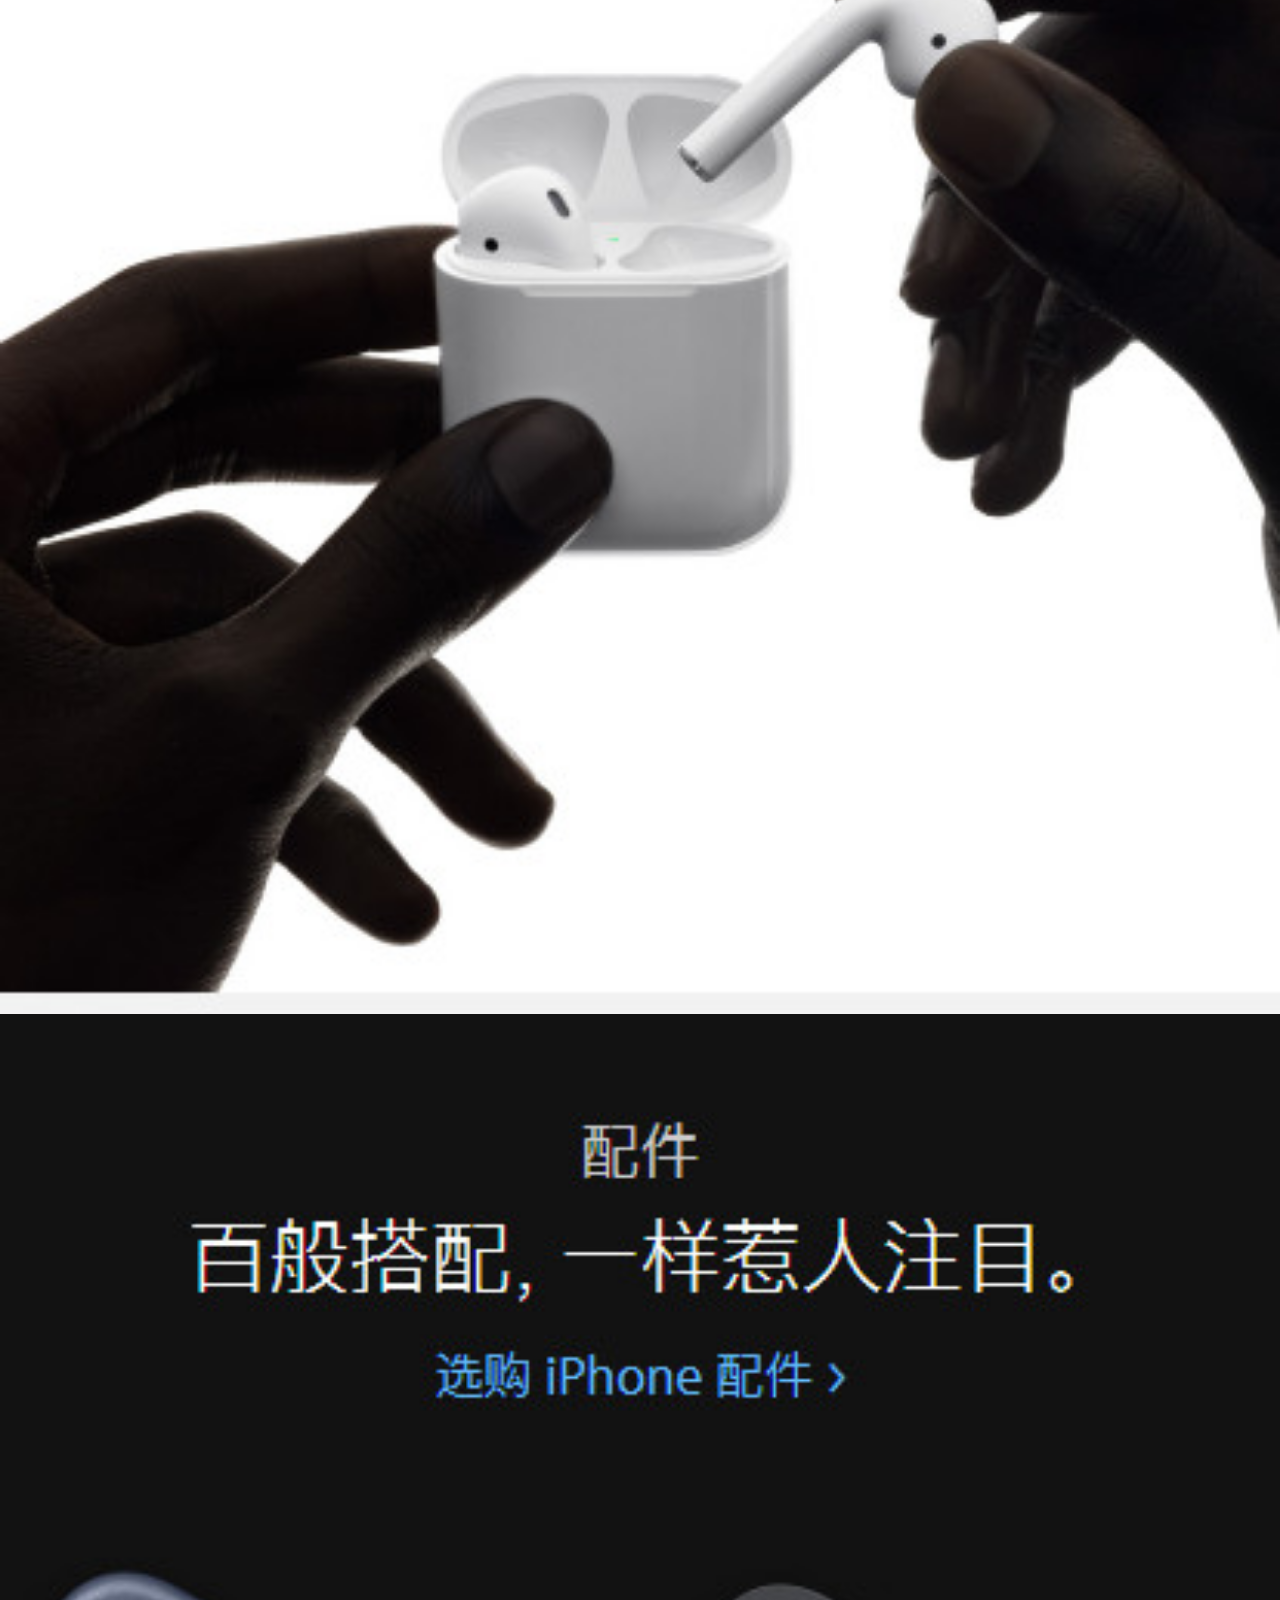
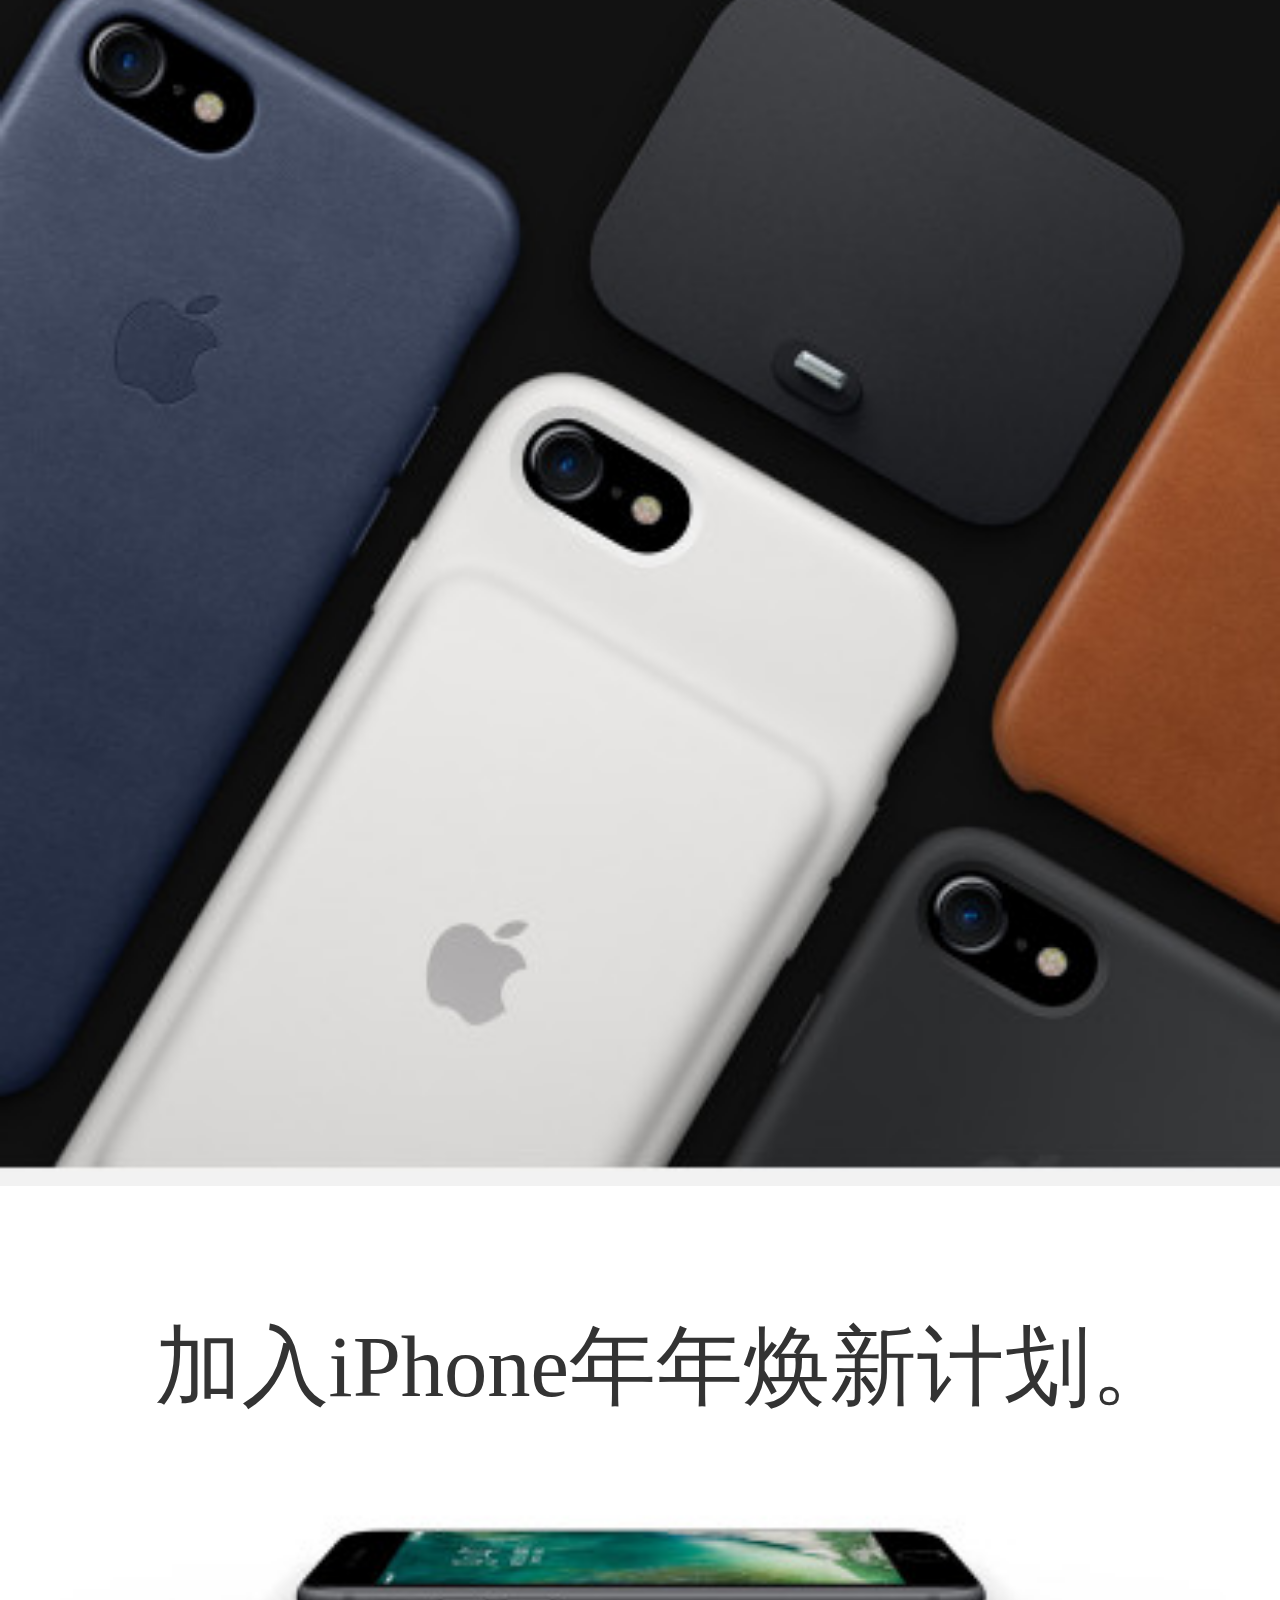
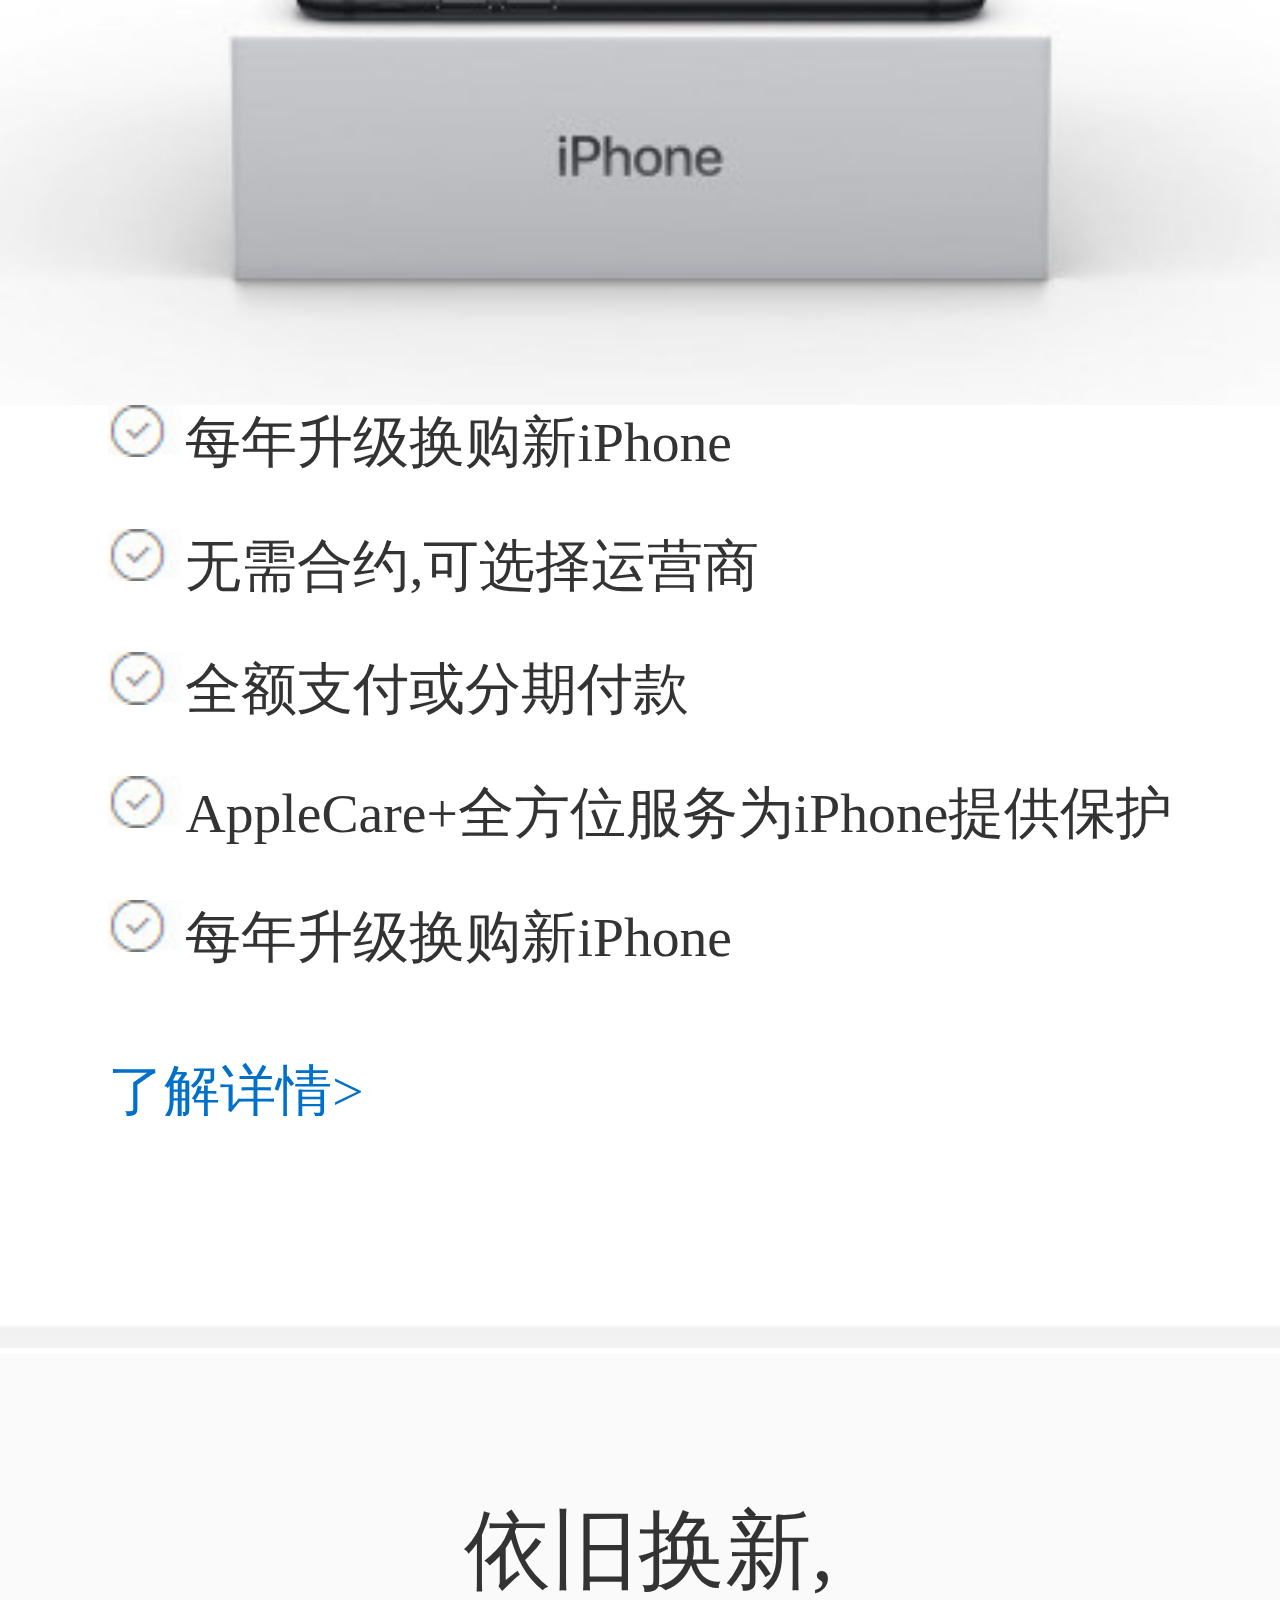
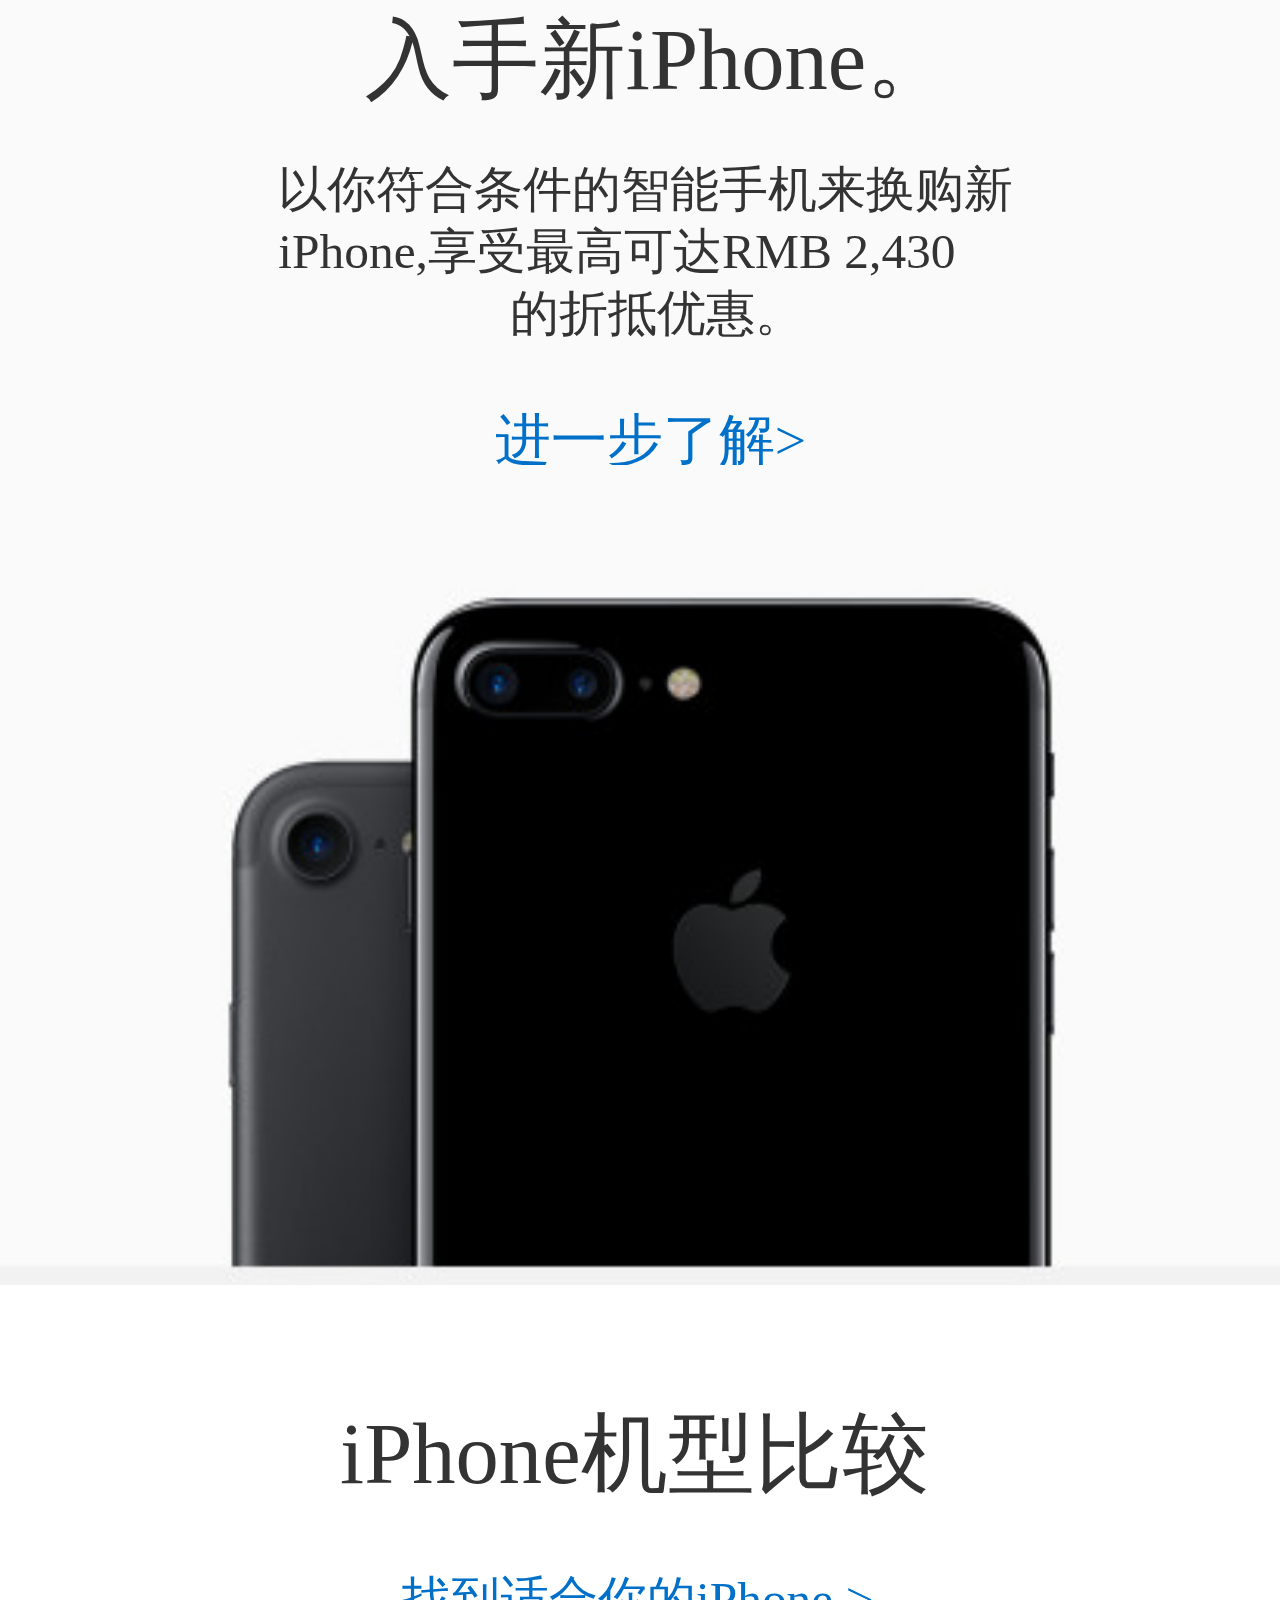
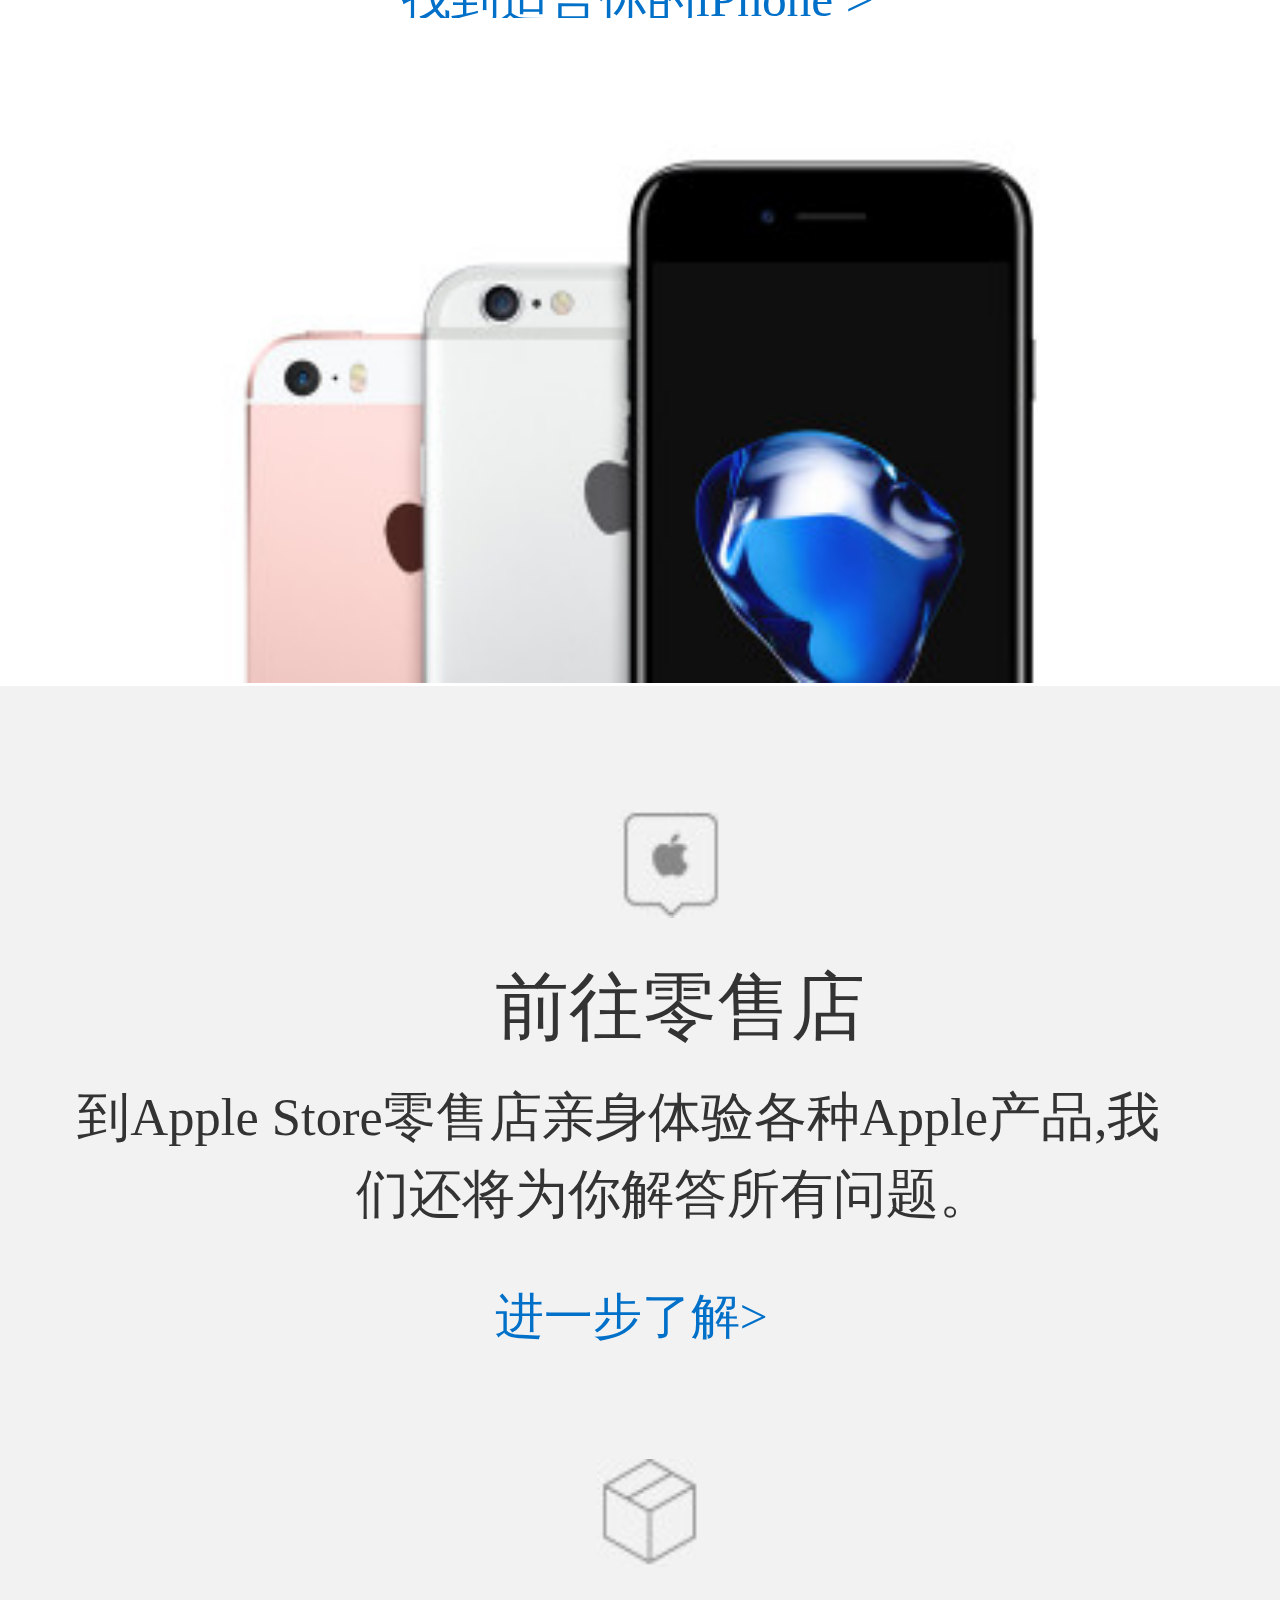
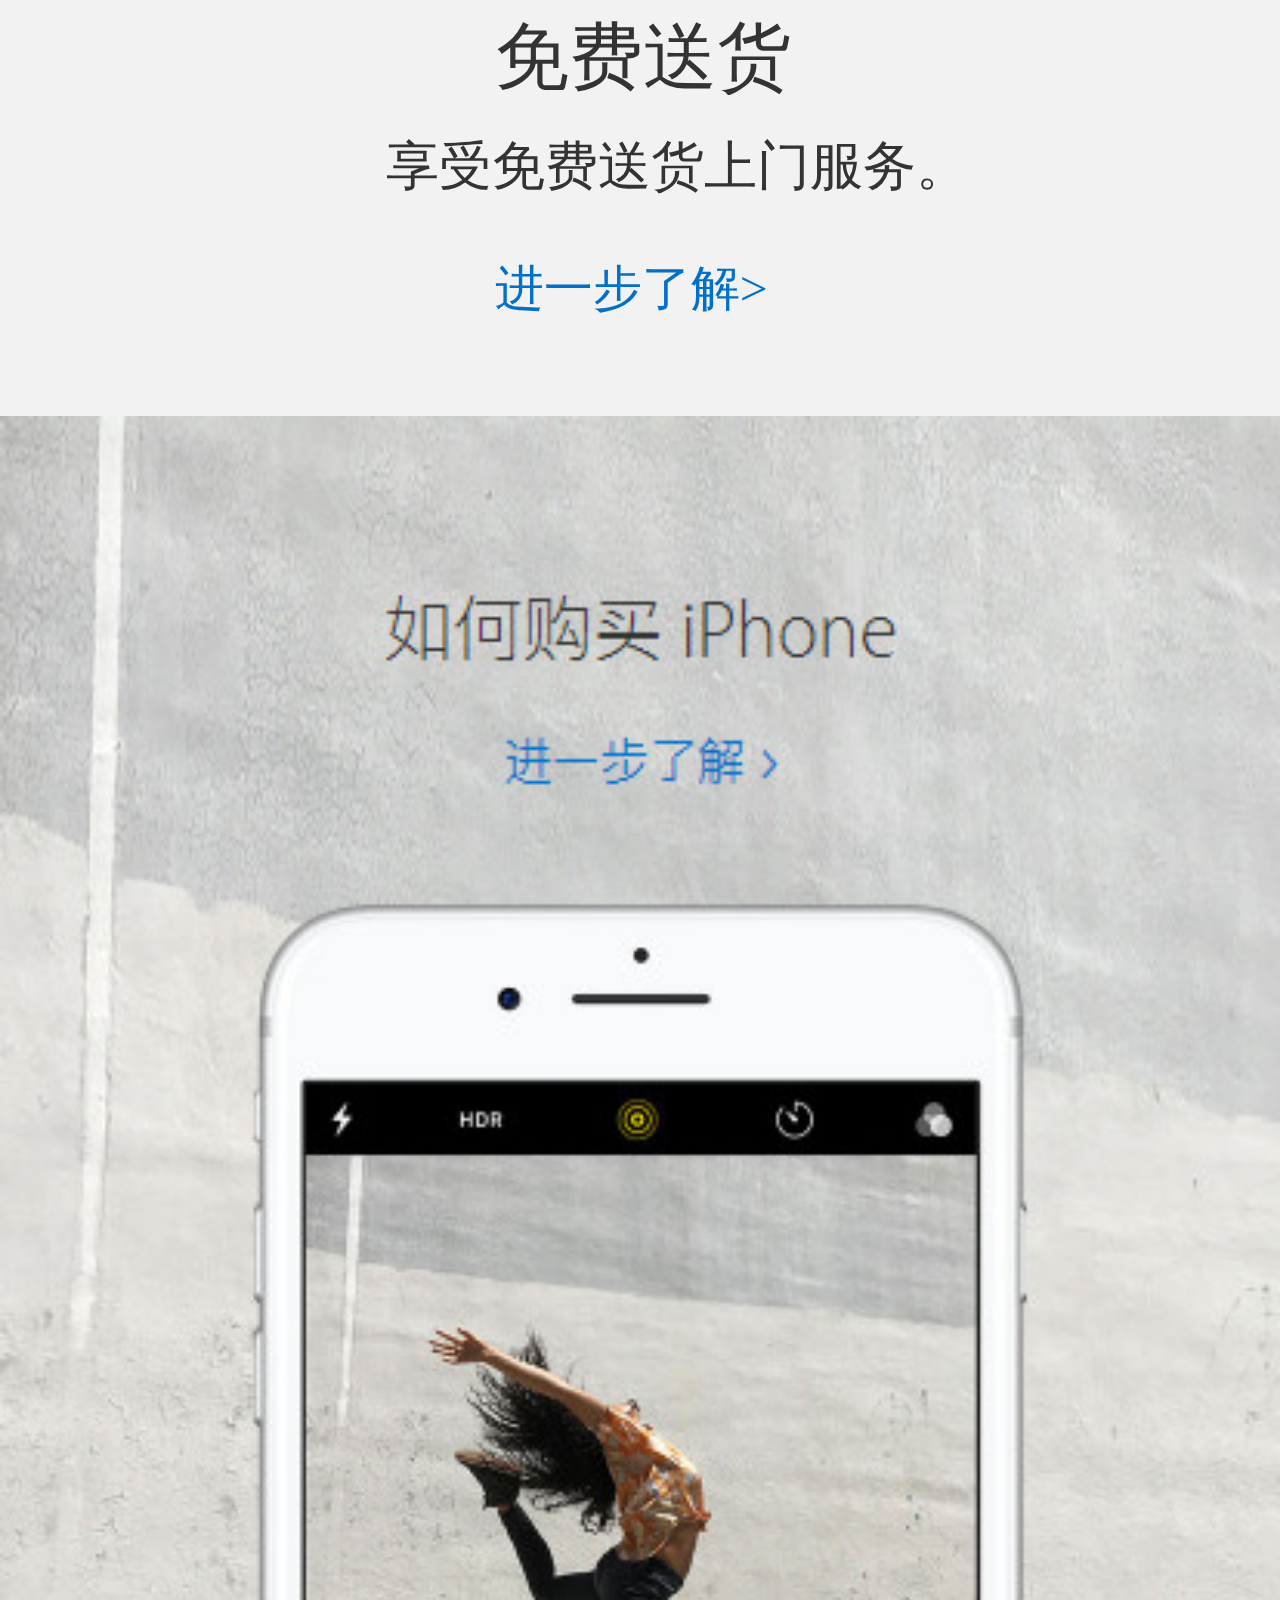
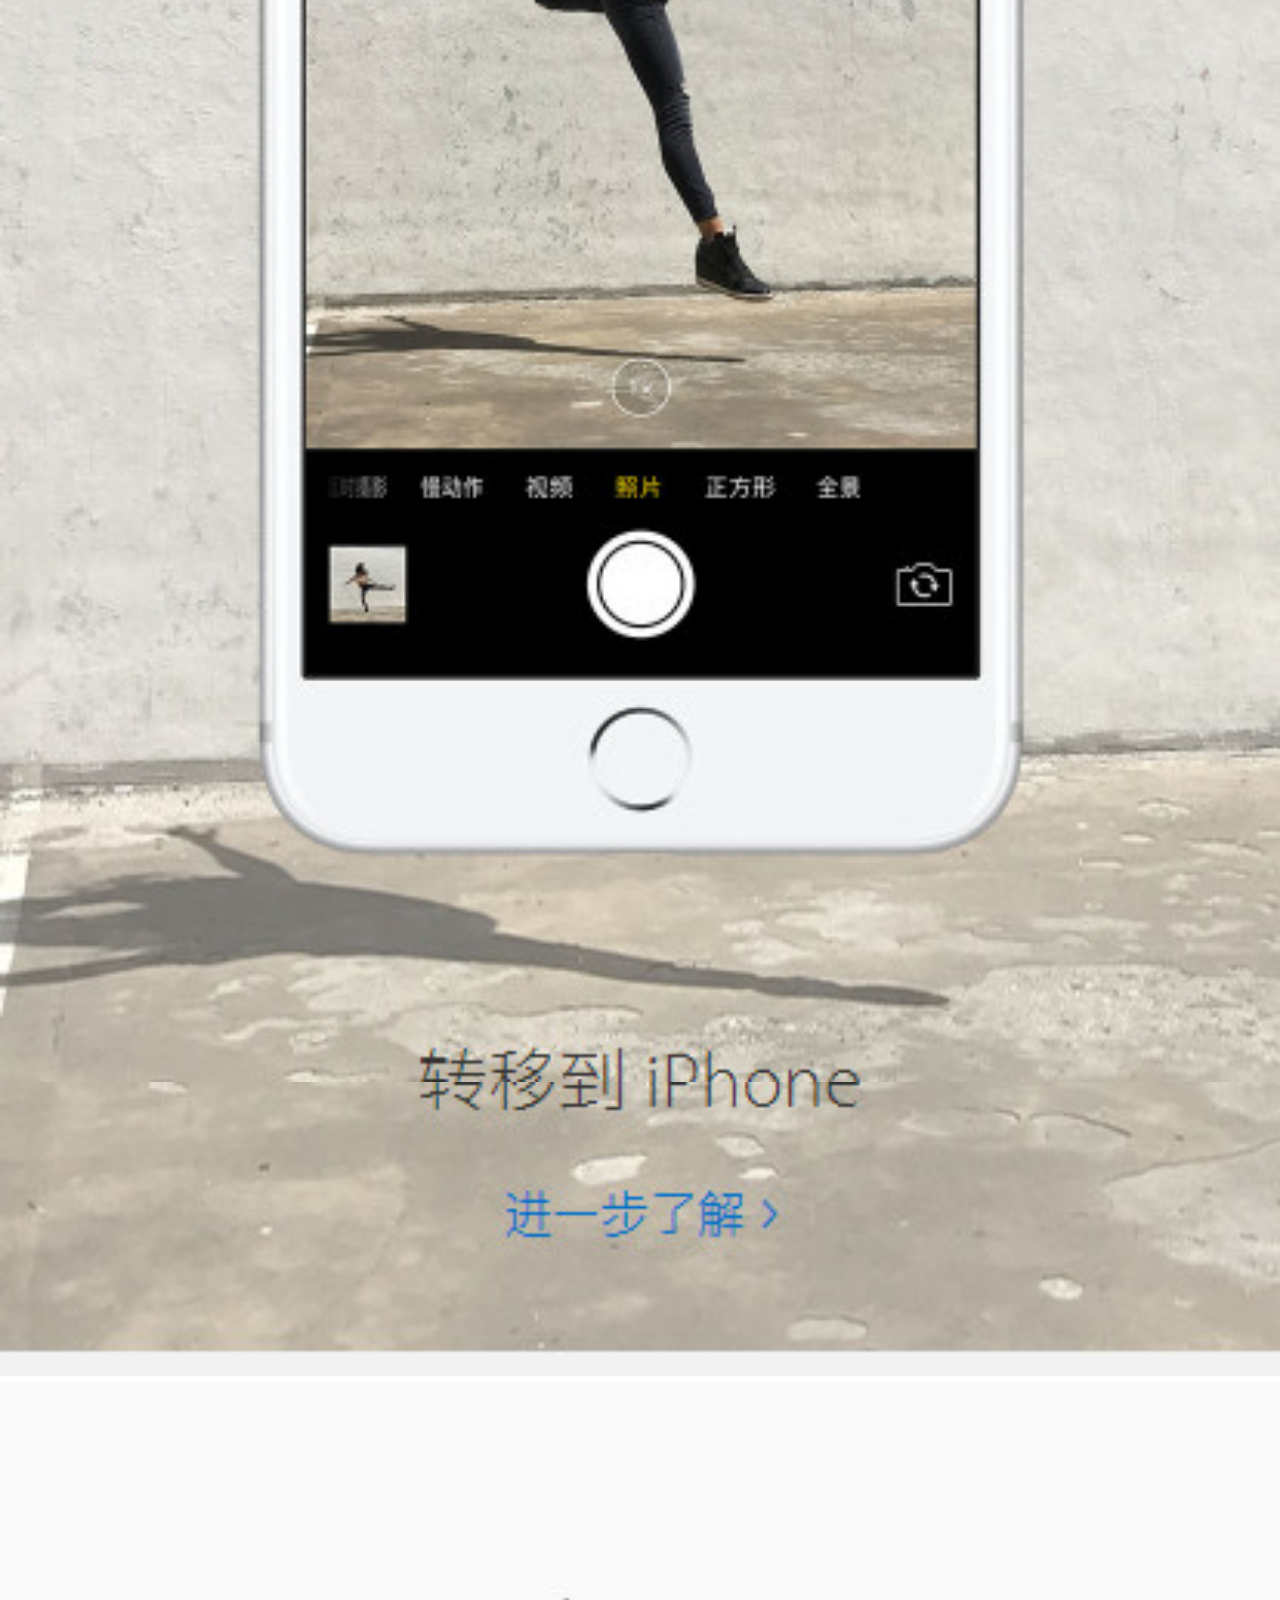
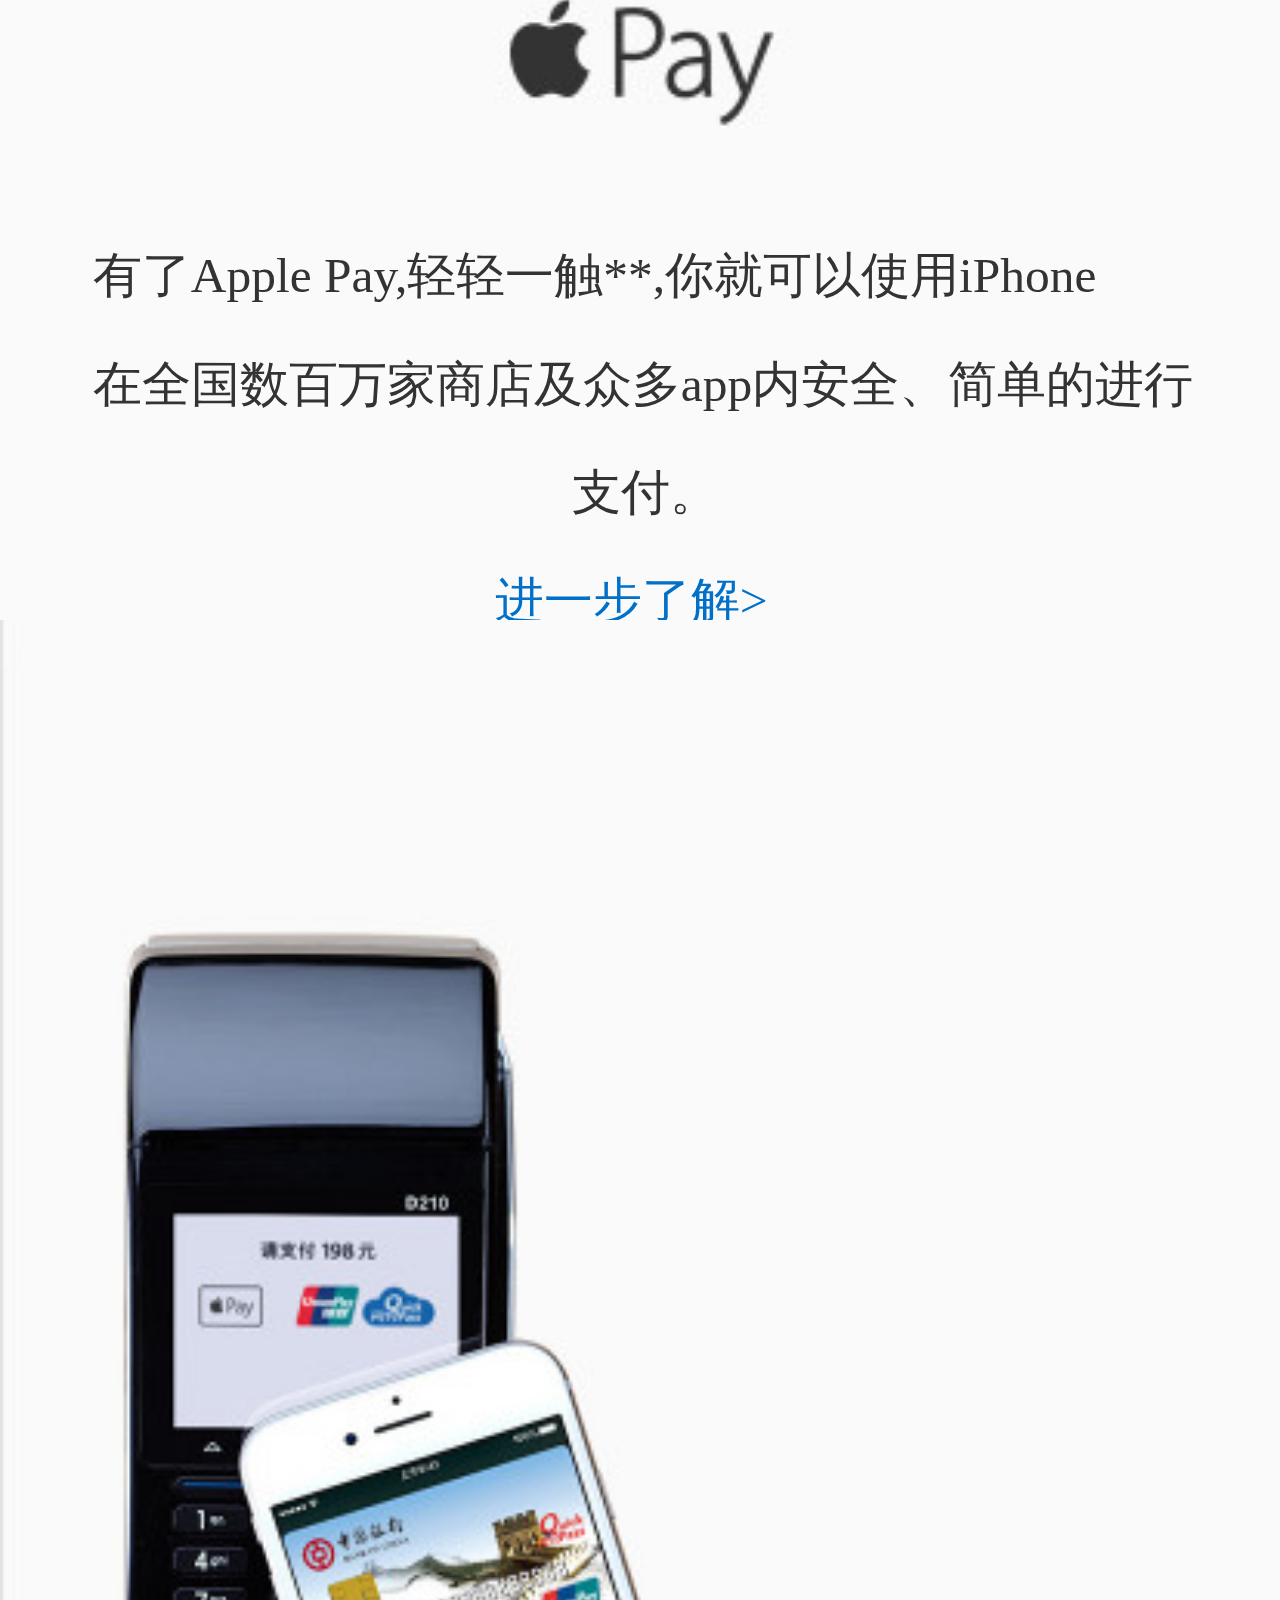
<file: iPhone/list3/list3.html>
<!DOCTYPE html>
<html>
<head>
	<meta charset="utf-8">
	<title>iPhone</title>
	<meta name="viewport" content="width=device-width, initial-scale=1, maximum-scale=1, user-scalable=no">
	<link rel="stylesheet" type="text/css" href="css/list3.css">
	<script src="js/jquery-1.8.3/jquery.min.js"></script>
</head>
<body>
	<div id="header">
		<div id="navLeft"><img src="images/1.jpg"></div>
		<a href="../index/index.html"><div id="navCenter"><img src="images/2.jpg"></div></a>
		<div id="navRight"><img src="images/3.jpg"></div>
	</div>
	<!-- 导航栏下拉(左) -->
	<div id="navTwo">
		<div id="navA">
			<img src="images/4.jpg">
			<img src="images/5.jpg" style="margin-left:1.35rem;">
		</div>
		<div id="navB">
			<a href="../list/list.html"><div id="navB-One" style="margin-top:0.25rem;">Mac</div></a>
			<div id="lineB"></div>
			<a href="../list2/list2.html"><div id="navB-One">iPad</div></a>
			<div id="lineB"></div>
			<a href="../list3/list3.html"><div id="navB-One">iPhone</div></a>
			<div id="lineB"></div>
			<a href="../list4/list4.html"><div id="navB-One">Watch</div></a>
			<div id="lineB"></div>
			<a href="../list5/list5.html"><div id="navB-One">Music</div></a>
			<div id="lineB"></div>
			<a href="../list6/list6.html"><div id="navB-One">技术支持</div></a>
			<div id="lineB"></div>
			<a href="../list7/list7.html"><div id="navB-One"><img src="images/6.jpg"> 搜索apple.com</div></a>
			<div id="lineB"></div>
		</div>
	</div>
	<!-- 导航栏下拉(右) -->
	<div id="logo"><img src="images/7.jpg"></div>
	<div id="navThree">
		<a href="../list8/list8.html" style="text-decoration:none;"><div id="navThreeA">你的购物袋是空的</div></a>
		<div id="lineC"></div>
		<a href="../list8/list8.html"><div id="navThreeB"><img src="images/8.jpg"><p>购物袋</p></div></a>
		<div id="lineC"></div>
		<a href="../list8/list8.html"><div id="navThreeB"><img src="images/10.jpg"><p>收藏</p></div></a>
		<div id="lineC"></div>
		<a href="../list8/list8.html"><div id="navThreeB"><img src="images/11.jpg"><p>订单</p></div></a>
		<div id="lineC"></div>
		<a href="../list8/list8.html"><div id="navThreeB"><img src="images/12.jpg"><p>账户</p></div></a>
		<div id="lineC"></div>
		<a href="../list8/list8.html"><div id="navThreeB"><img src="images/13.jpg"><p>登录</p></div></a>
	</div>
	<!-- 内容 -->
	<div id="content">
		<div id="banner"><img src="images/14.jpg"></div>
		<div id="main">
			<h5>iPhone</h5>
			<p>7,在此。</p>
			<span><a href="../list8/list8.html">在线购买</a>并享受免费送货服务,</span>
			<span style="margin-left:0.87rem;">或立即到Apple Store零售店购买。</span>
			<span><a href="../list8/list8.html">到店购买</a>亮黑色iPhone7或任何</span>
			<span style="margin-left:0.87rem;">iPhone7 Plus机型,均须提前预约*。</span>
			<a href="../list8/list8.html" style="margin-left:1.6rem;margin-top:0.2rem;">进一步了解&gt;</a>
			<img src="images/15.jpg">
		</div>
		<div id="mainTwo">
			<h5>AirPods</h5>
			<p>无线,无繁琐,</p>
			<p style="margin-left:1.2rem;">只有妙不可言。</p>
			<a href="../list8/list8.html">进一步了解&gt;</a>
			<img src="images/16.jpg">
			<img src="images/17.jpg" style="height:5.73rem;">
			<p style="margin-top:0.4rem;margin-left:0.5rem;"> 加入iPhone年年焕新计划。</p>
			<img src="images/18.jpg" style="height:1.9rem;">
			<ul>
				<li><img src="images/19.jpg">每年升级换购新iPhone</li>
				<li><img src="images/19.jpg">无需合约,可选择运营商</li>
				<li><img src="images/19.jpg">全额支付或分期付款</li>
				<li><img src="images/19.jpg">AppleCare+全方位服务为iPhone提供保护</li>
				<li><img src="images/19.jpg">每年升级换购新iPhone</li>
			</ul>
			<a href="../list8/list8.html" style="margin-left:0.35rem;">了解详情&gt;</a>
			<img src="images/20.jpg" style="height:0.75rem;">
		</div>
		<div id="mainThree">
			<p style="margin-top:0.45rem;">依旧换新,</p>
			<p style="margin-left:1.18rem;">入手新iPhone。</p>
			<span style="margin-top:0.15rem;">以你符合条件的智能手机来换购新</span>
			<span>iPhone,享受最高可达RMB 2,430</span>
			<span style="margin-left:1.65rem;">的折抵优惠。</span>
			<a href="../list8/list8.html">进一步了解&gt;</a>
			<img src="images/21.jpg">
		</div>
		<div id="mainFour">
			<p>iPhone机型比较</p>
			<a href="../list8/list8.html">找到适合你的iPhone &gt;</a>
			<img src="images/22.jpg">
		</div>
		<div id="mainFive">
			<img src="images/23.jpg">
			<p>前往零售店</p>
			<span>到Apple Store零售店亲身体验各种Apple产品,我</span>
			<span style="margin-left:1.15rem;">们还将为你解答所有问题。</span>
			<a href="../list8/list8.html">进一步了解&gt;</a>
			<img src="images/24.jpg" style="margin-left:1.93rem;">
			<p>免费送货</p>
			<span style="margin-left:1.25rem;">享受免费送货上门服务。</span>
			<a href="../list8/list8.html">进一步了解&gt;</a>	
		</div>
		<div id="mainSix">
			<img src="images/25.jpg">
			<img src="images/26.jpg" style="height:0.95rem;">
		</div>
		<div id="mainSeven">
			<img src="images/27.jpg">
			<span>有了Apple Pay,轻轻一触**,你就可以使用iPhone</span>
			<span>在全国数百万家商店及众多app内安全、简单的进行</span>
			<span style="margin-left:1.85rem;">支付。</span>
			<a href="../list8/list8.html">进一步了解&gt;</a>	
			<img src="images/28.jpg" style="height:5.65rem;">
		</div>
		<div id="mainEight">
			<p>iPhone商务应用</p>
			<a href="../list8/list8.html">了解iPhone商务应用&gt;</a>
			<a href="../list8/list8.html" style="margin-left:1.73rem;">商务选购&gt;</a>
			<img src="images/29.jpg">
			<span>1.只有符合Apple指定条件的iPhone才可参与本计划。</span>
			<span>2.与参与该计划的顾客需符合相应的资格条件,还需持有由合作银行发行的</span>
			<span>中国银联信用卡。需支付利率。须遵守完整条款。</span>
			<span>*数量可能有限。</span>
			<span>**完成支付可能需要输入密码,详情请洽发卡银行。</span>
			<span>双镜头摄像头仅于iPhone7 Plus提供。亮黑色外观仅于128G及以上存储容量</span>
			<span>的机型提供。</span>
			<div></div>
		</div>
	</div>
	<!-- 尾部 -->
	<div id="footer">
		<div id="guildOne">
			<img src="images/31.jpg">
		</div>
		<div id="line"></div>
		<div id="guildTwo">
			<div id="guildTwoA">选购及了解</div>
			<div id="guildTwoB"><img src="images/30.jpg"></div>
		</div>
		<div id="line"></div>
		<div id="guildThree">
			<div id="guildThreeA">Apple Store 商店</div>
			<div id="guildThreeB"><img src="images/30.jpg"></div>
		</div>
		<div id="line"></div>
		<div id="guildThree">
			<div id="guildThreeA">教育应用</div>
			<div id="guildThreeB"><img src="images/30.jpg"></div>
		</div>
		<div id="line"></div>
		<div id="guildThree">
			<div id="guildThreeA">商务应用</div>
			<div id="guildThreeB"><img src="images/30.jpg"></div>
		</div>
		<div id="line"></div>
		<div id="guildThree">
			<div id="guildThreeA">账户</div>
			<div id="guildThreeB"><img src="images/30.jpg"></div>
		</div>
		<div id="line"></div>
		<div id="guildThree">
			<div id="guildThreeA">Apple价值观</div>
			<div id="guildThreeB"><img src="images/30.jpg"></div>
		</div>
		<div id="line"></div>
		<div id="guildThree">
			<div id="guildThreeA">关于Apple</div>
			<div id="guildThreeB"><img src="images/30.jpg"></div>
		</div>
		<div id="line"></div>
		<div id="guildFour">更多选购方式，前往<span>Apple Store零售店</span>，致电400-666-8800或查找在你<br>附近的
		<span>授权经销商</span></div>
	</div>
	<script src="js/list3.js"></script>
</body>
</html>
</file>
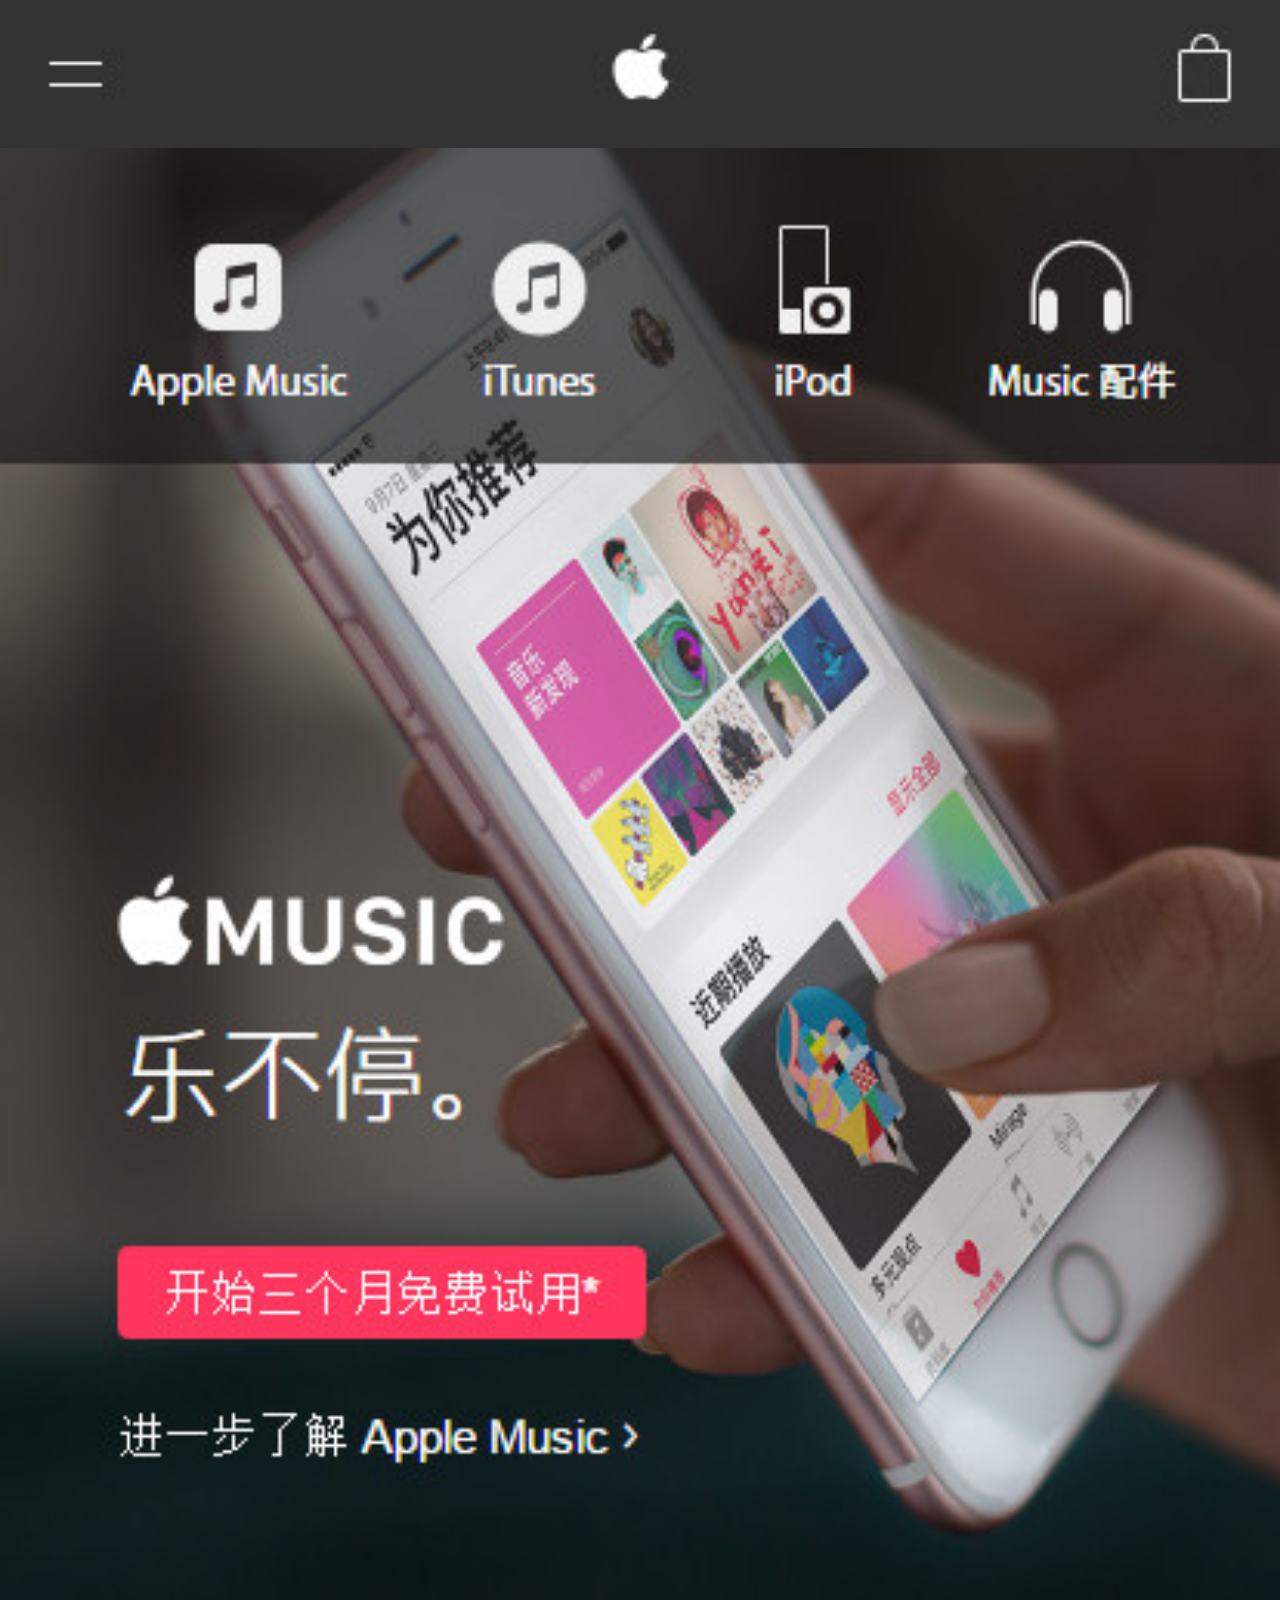
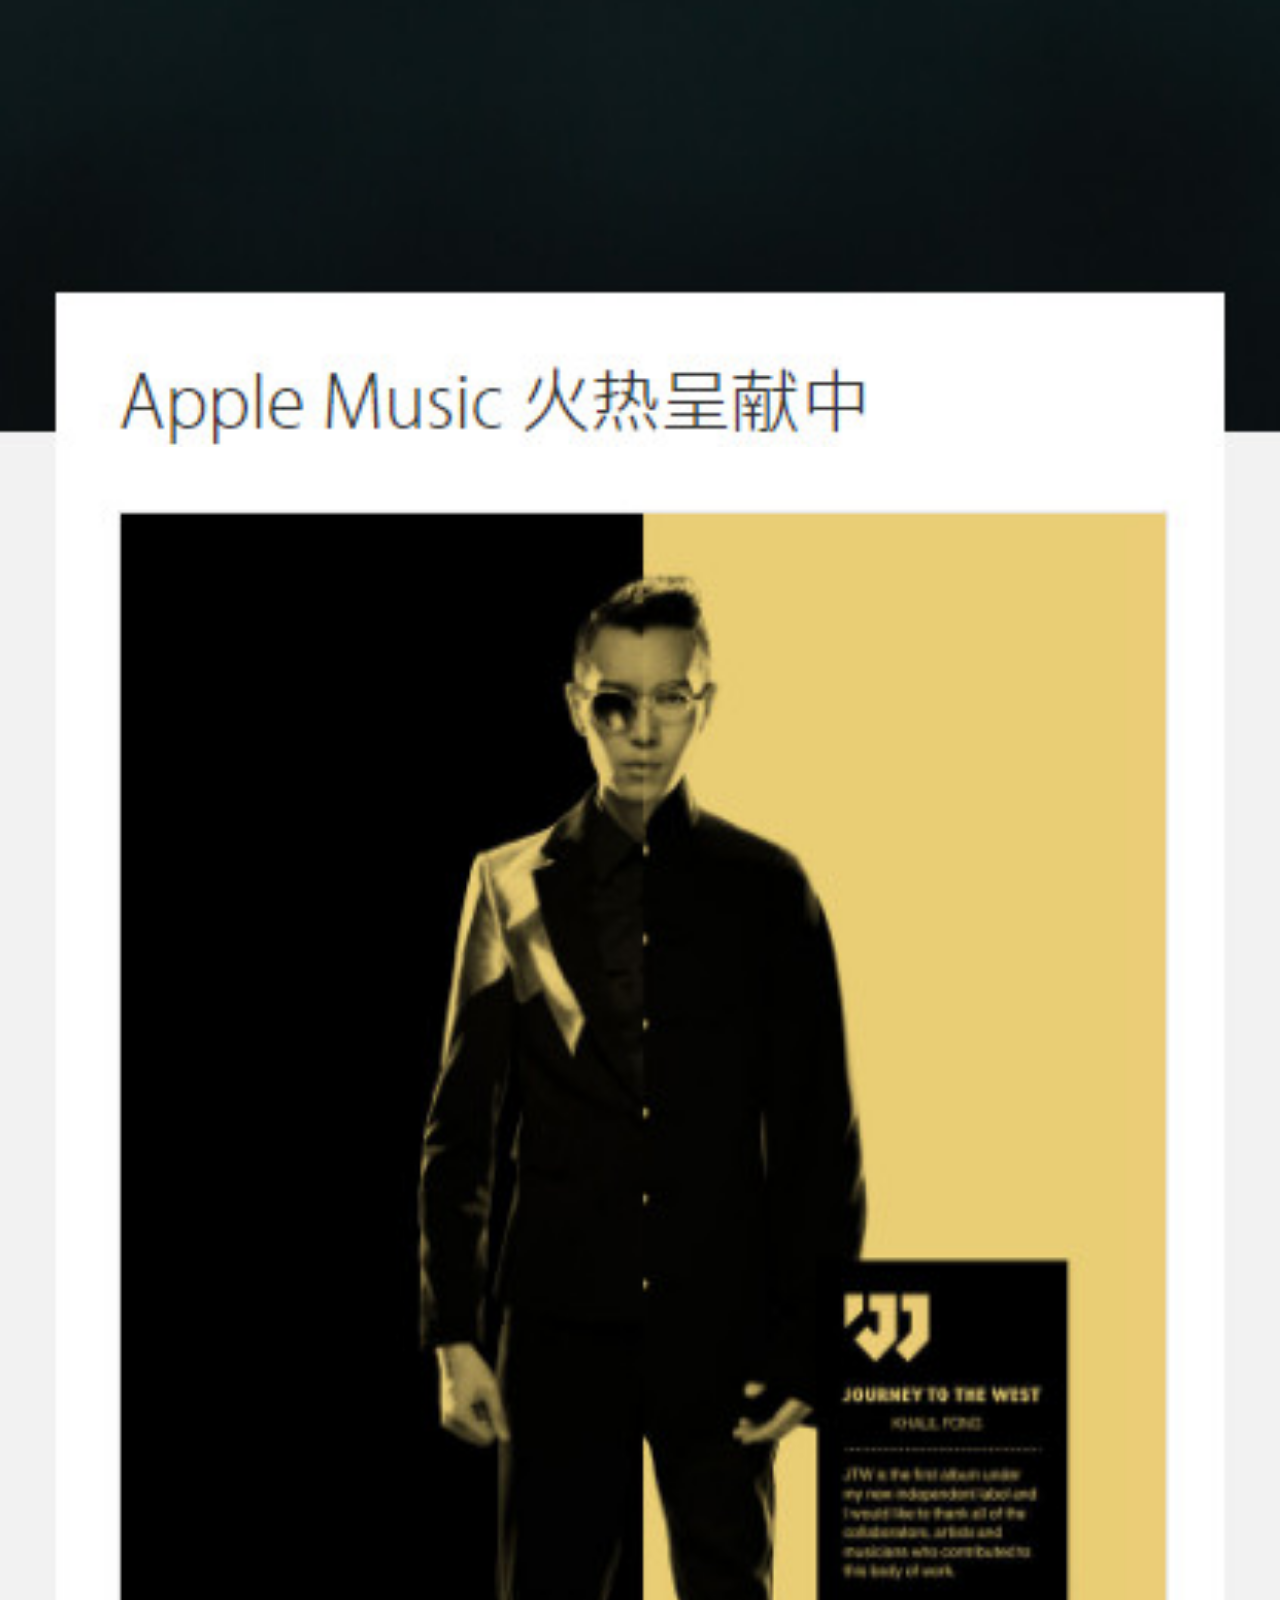
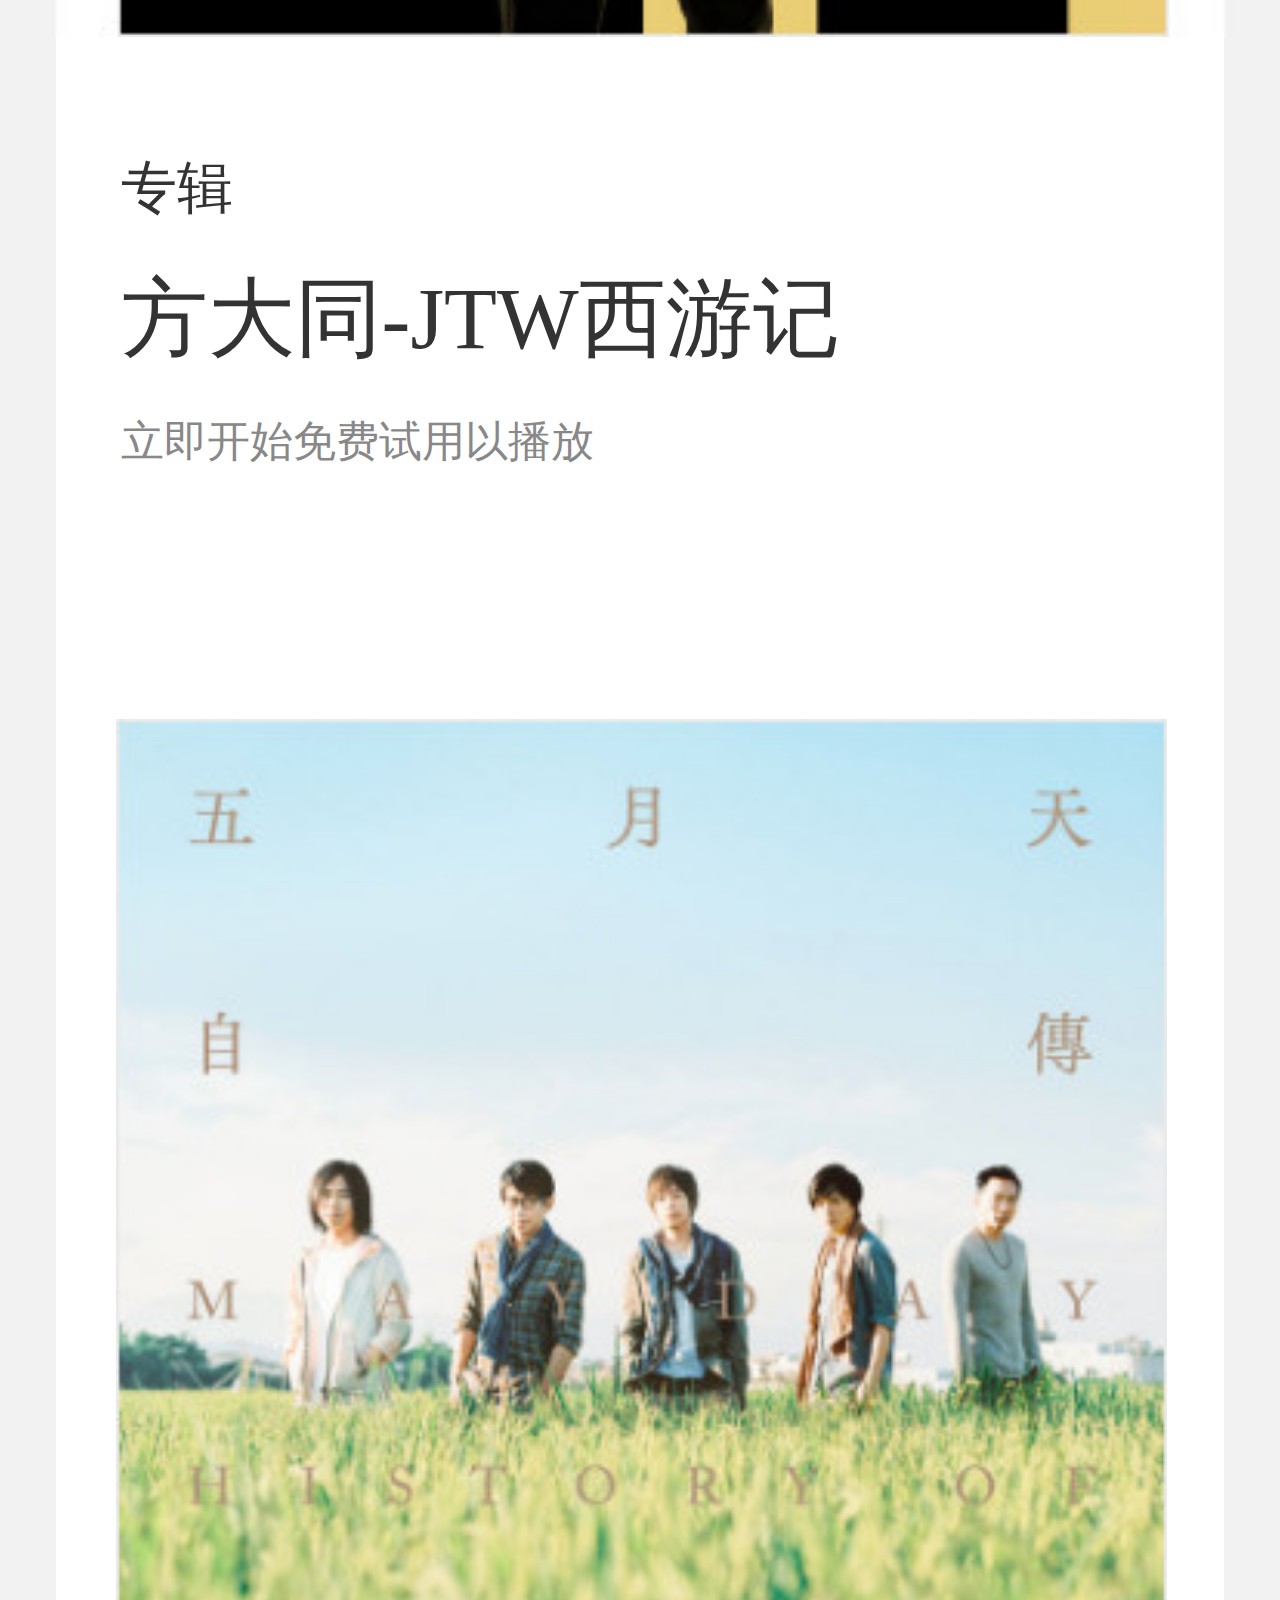
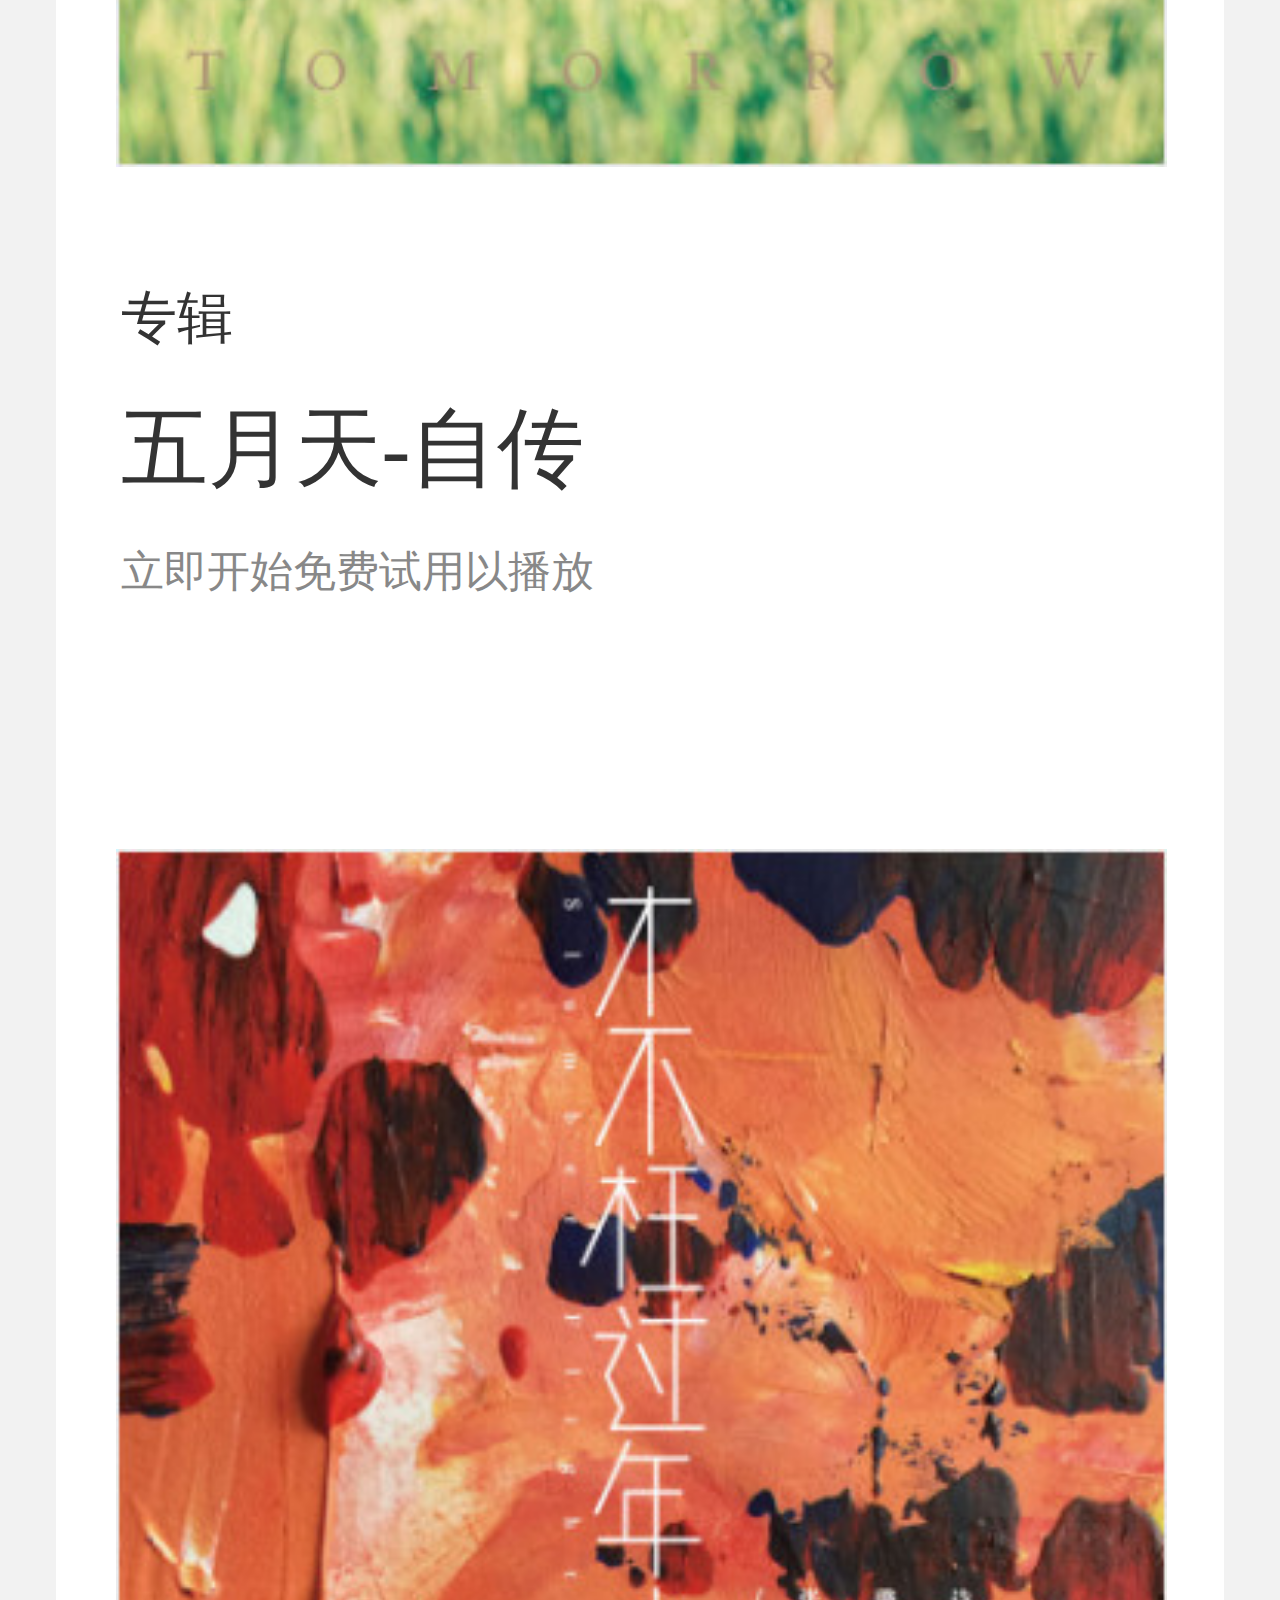
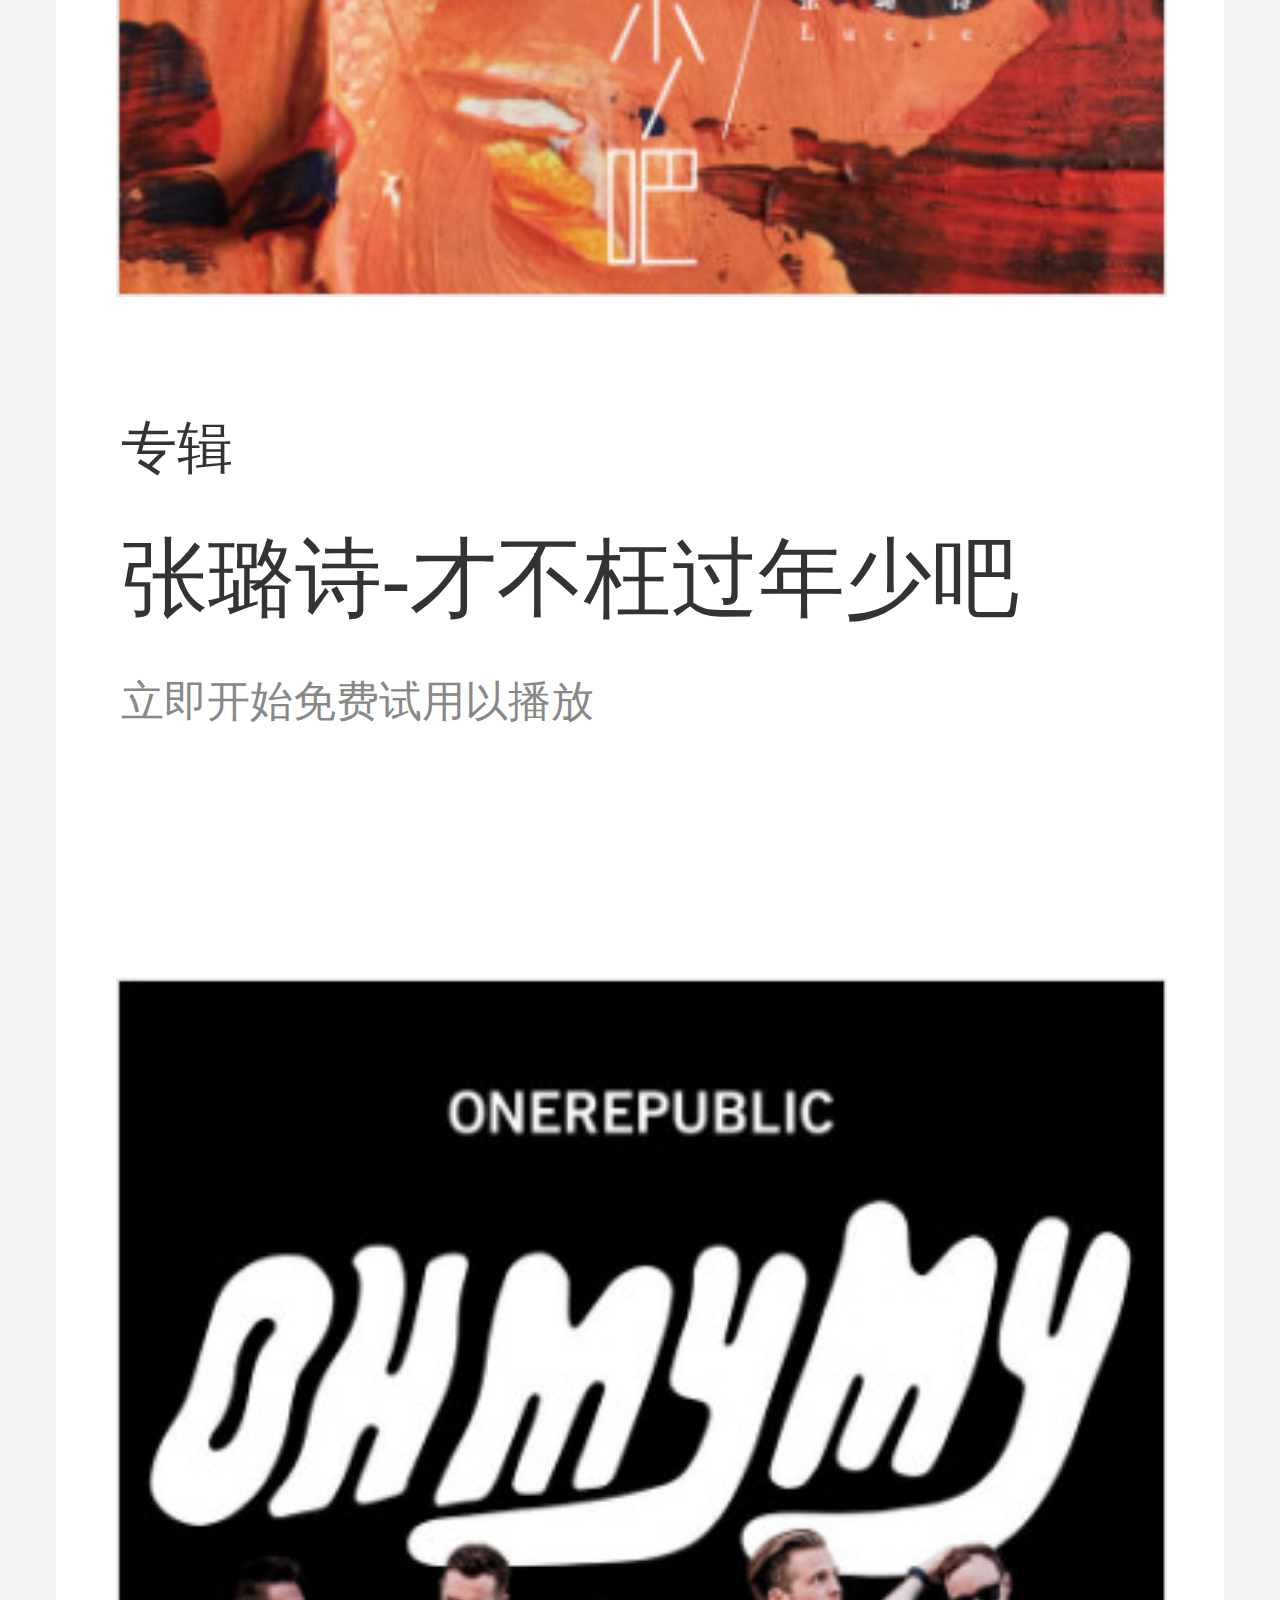
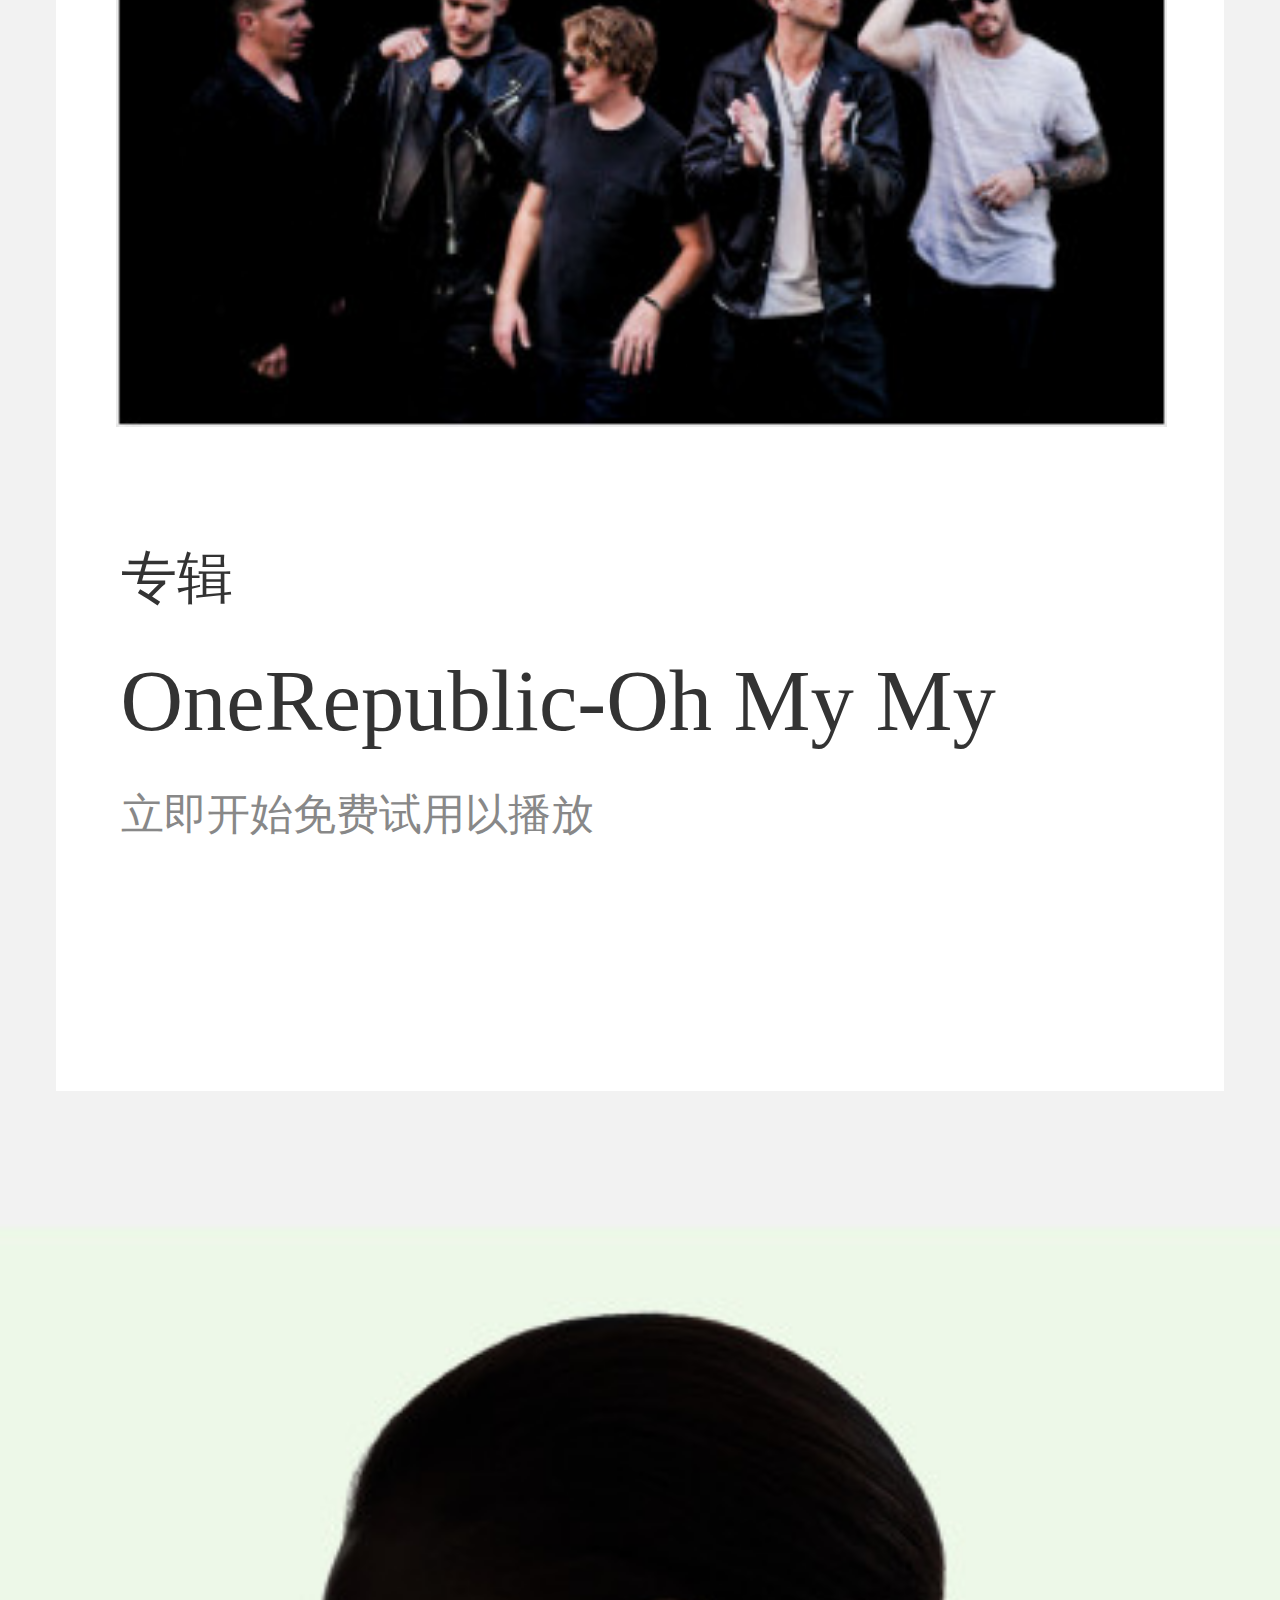
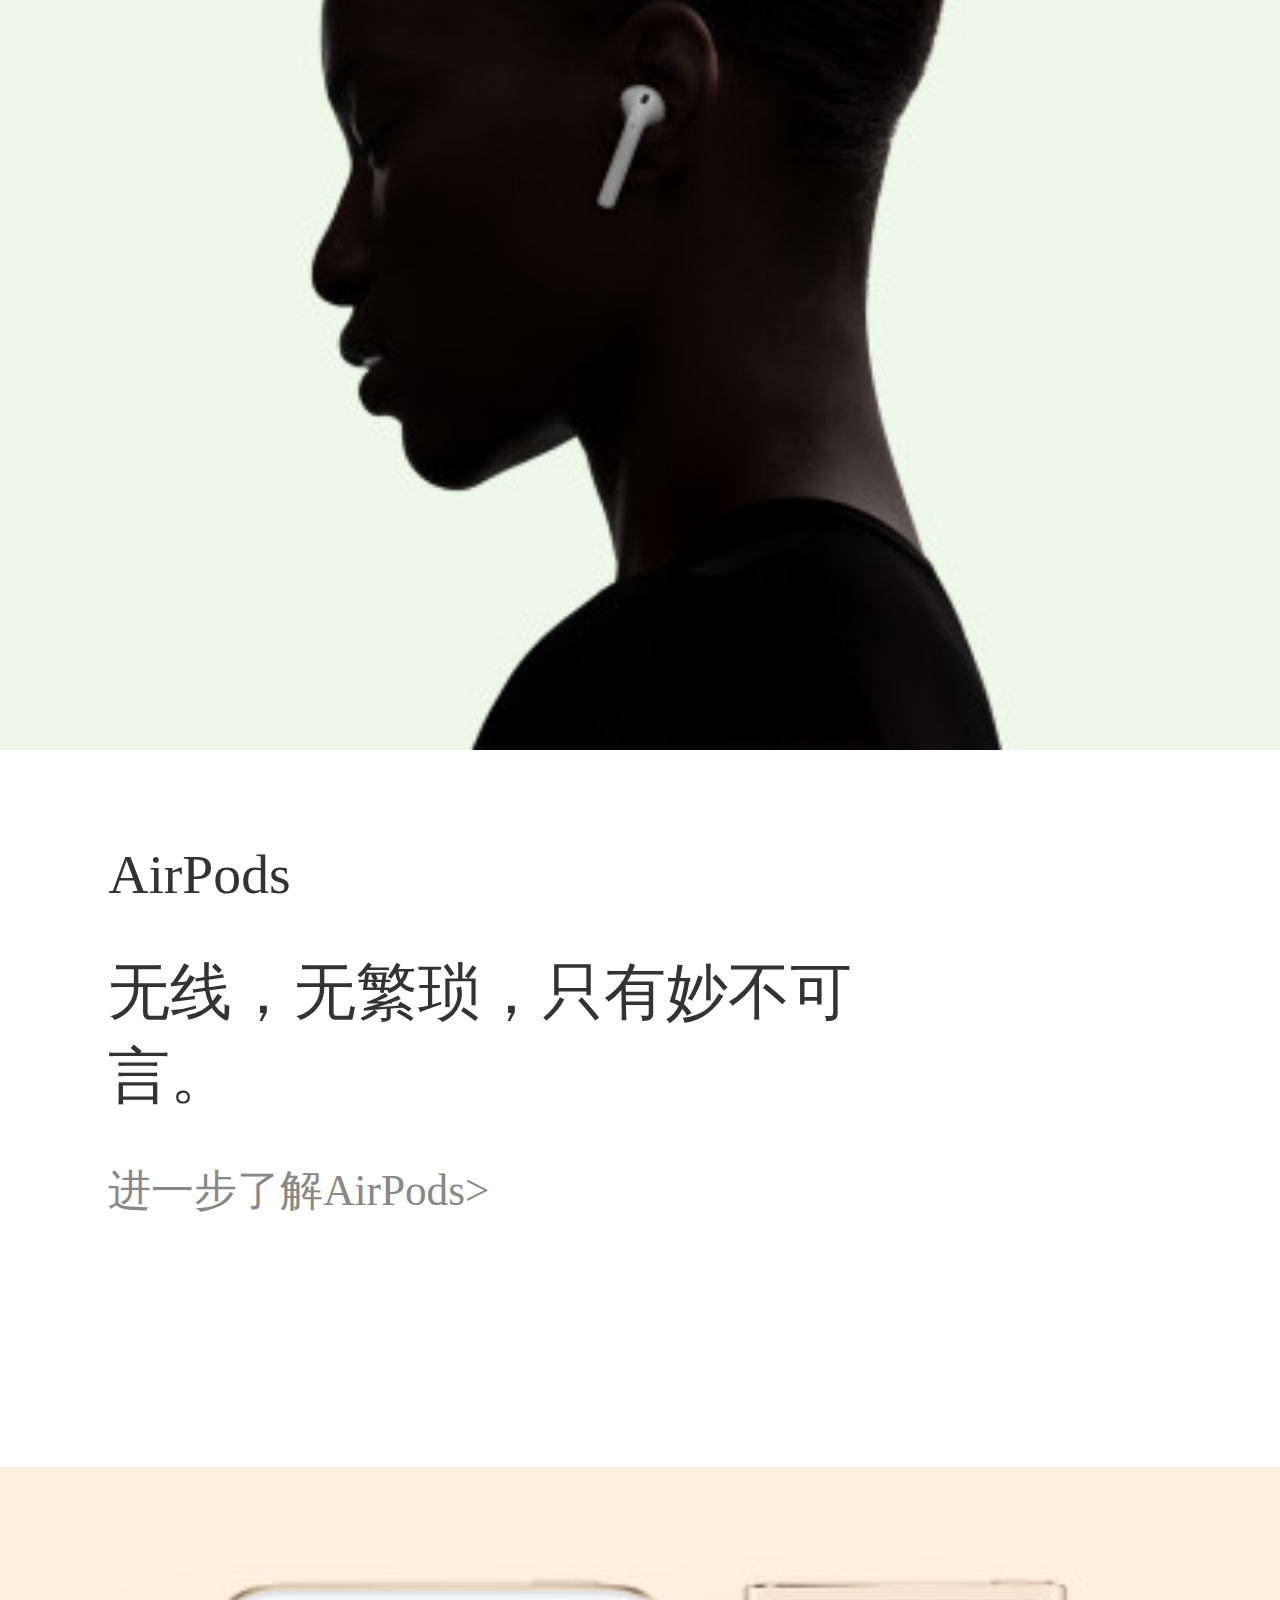
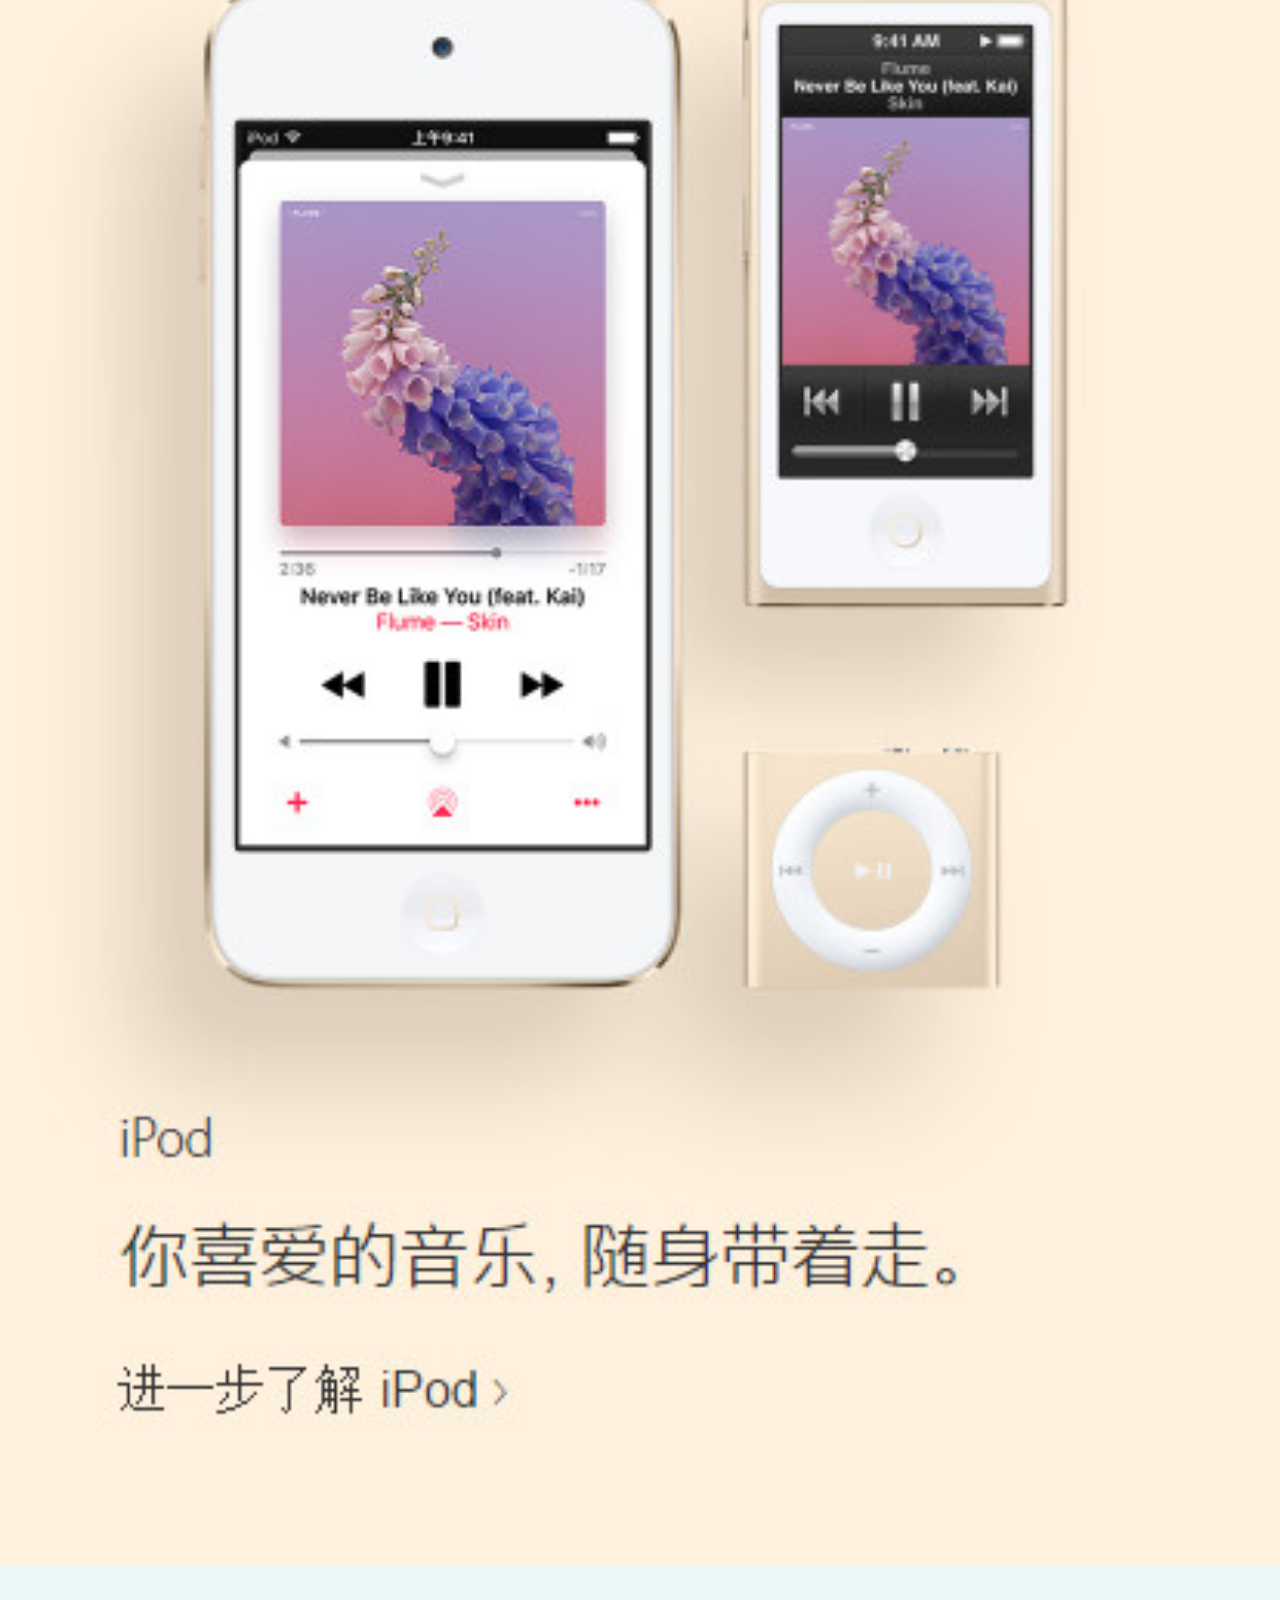
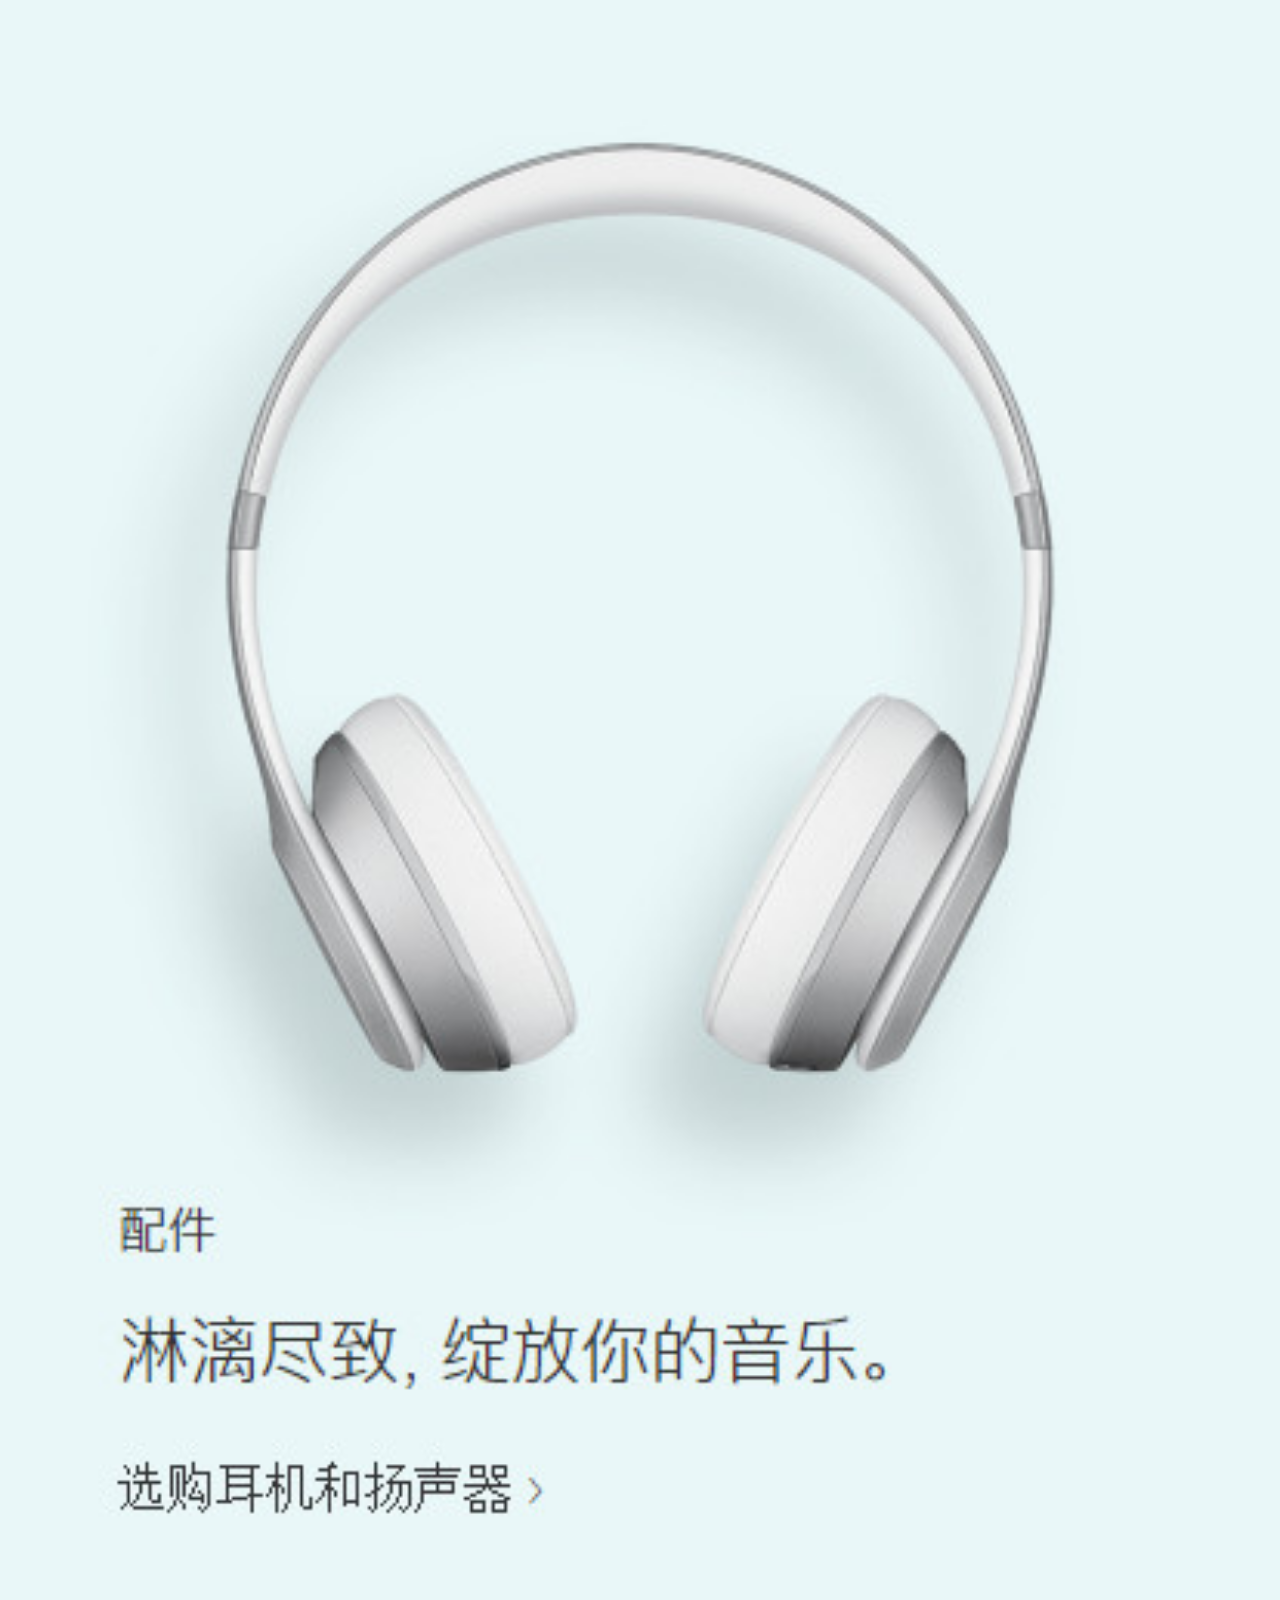
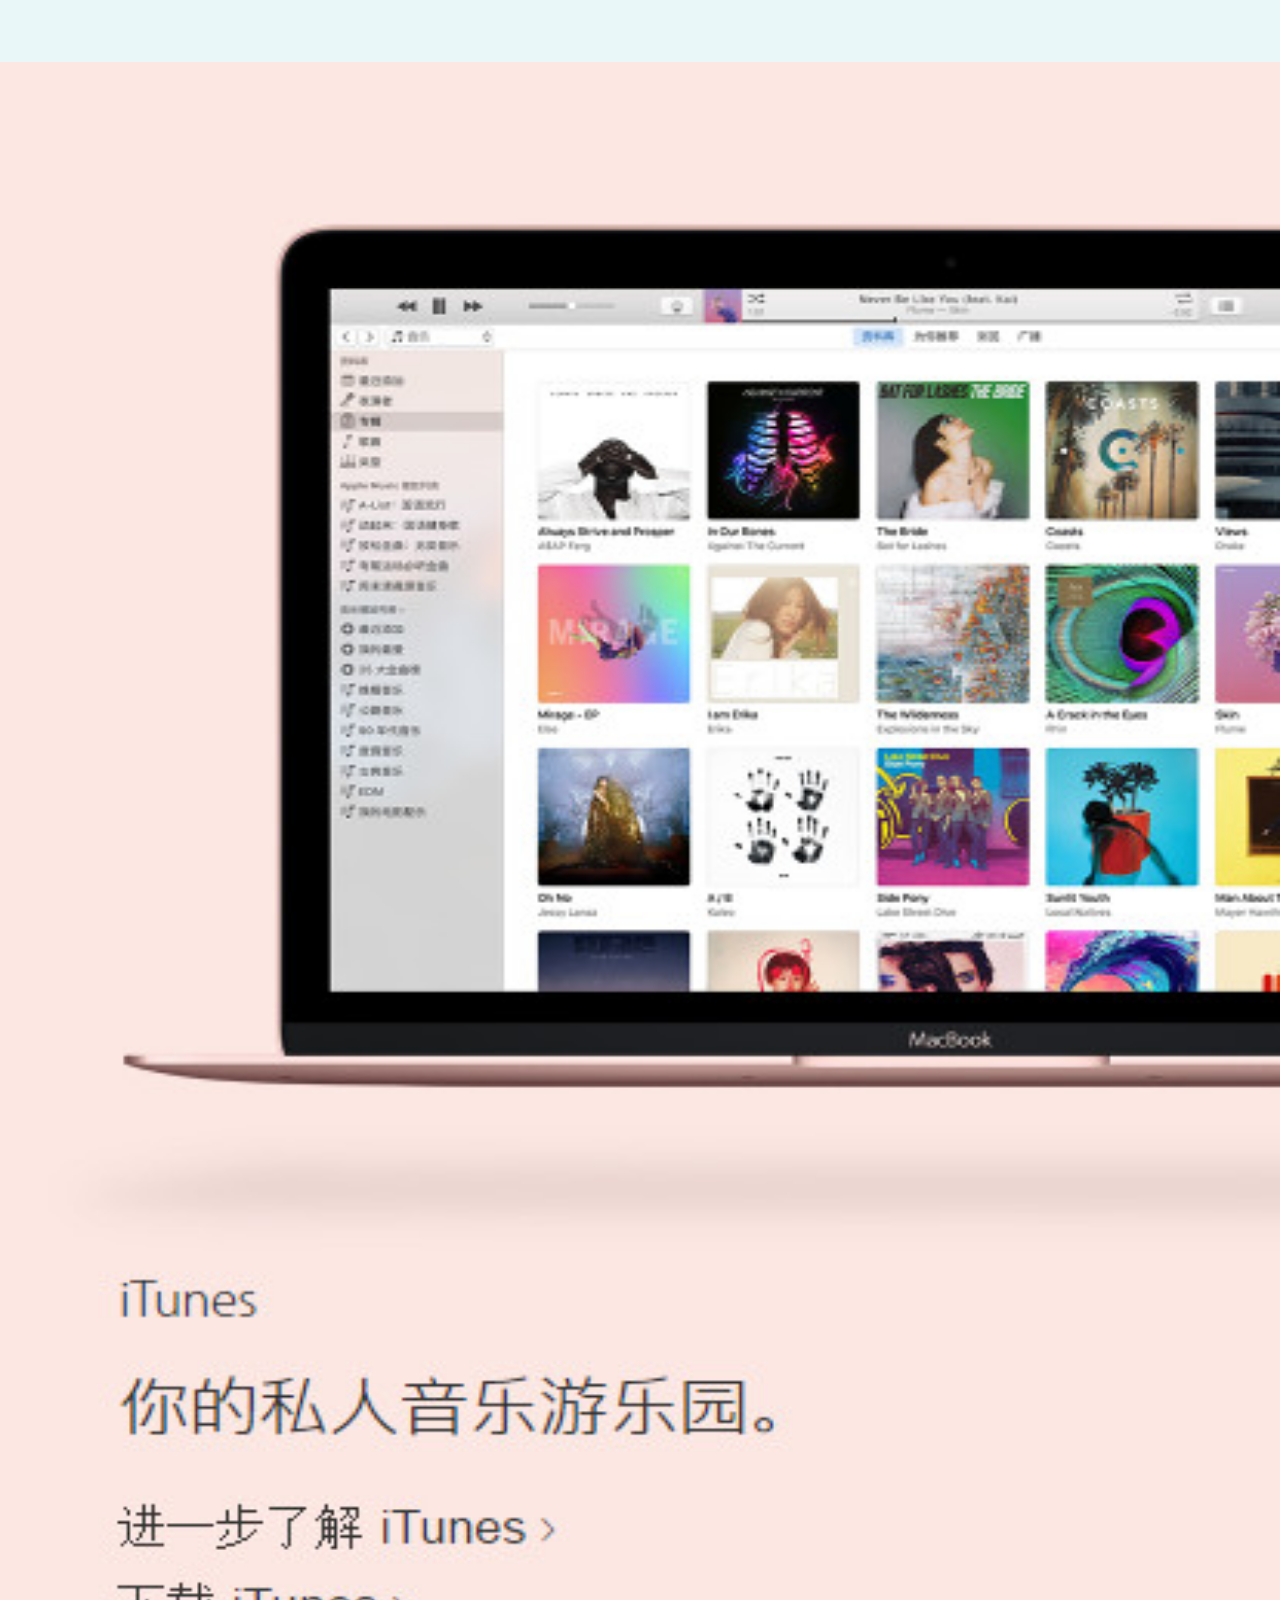
<file: iPhone/list5/list5.html>
<!DOCTYPE html>
<html lang="en">

<head>
    <meta name="viewport" content="width=device-width, initial-scale=1, maximum-scale=1, user-scalable=no">
    <meta charset="UTF-8">
    <title>music</title>
    <script src="jquery-1.8.3/jquery.min.js"></script>
    <link rel="stylesheet" href="css/music.css">

</head>

<body>
    <div id="header">
        <img src="images/1.jpg" alt="" id="navLeft">
        <a href="../index/index.html"><img src="images/2.jpg" alt="" id="navCenter"></a>
        <img src="images/3.jpg" alt="" id="navRight">
    </div>
    <!--    导航下拉-->
    <div id="navTwo">
        <div id="navA">
            <img src="images/20.jpg">
            <img src="images/21.jpg" style="margin-left:1.35rem;">
        </div>
        <div id="navB">
            <ul>
                <a href="../list/list.html">
                    <li style="margin-top:0.2rem"><img src="images/22.jpg"></li>
                </a>
                <a href="../list2/list2.html">
                    <li><img src="images/23.jpg"></li>
                </a>
                <a href="../list3/list3.html">
                    <li><img src="images/24.jpg"></li>
                </a>
                <a href="../list4/list4.html">
                    <li><img src="images/25.jpg"></li>
                </a>
                <a href="../list5/list5.html">
                    <li><img src="images/26.jpg"></li>
                </a>
                <a href="../list6/list6.html">
                    <li><img src="images/27.jpg"></li>
                </a>
                <a href="../list7/list7.html">
                    <li><img src="images/28.jpg"></li>
                </a>

            </ul>
        </div>
    </div>
    <!-- 导航栏下拉(右) -->
    <div id="logo"><img src="images/29.jpg"></div>
    <div id="navThree">
        <a href="../list8/list8.html" style="text-decoration:none;">
            <div id="navThreeA">你的购物袋是空的</div>
        </a>
        <div id="lineC"></div>
        <a href="../list8/list8.html">
            <div id="navThreeB"><img src="images/30.jpg">
                <p>购物袋</p>
            </div>
        </a>
        <div id="lineC"></div>
        <a href="../list8/list8.html">
            <div id="navThreeB"><img src="images/31.jpg">
                <p>收藏</p>
            </div>
        </a>
        <div id="lineC"></div>
        <a href="../list8/list8.html">
            <div id="navThreeB"><img src="images/32.jpg">
                <p>订单</p>
            </div>
        </a>
        <div id="lineC"></div>
        <a href="../list8/list8.html">
            <div id="navThreeB"><img src="images/33.jpg">
                <p>账户</p>
            </div>
        </a>
        <div id="lineC"></div>
        <a href="../list8/list8.html">
            <div id="navThreeB"><img src="images/34.jpg">
                <p>登录</p>
            </div>
        </a>
    </div>
    <div id="content">
        <div class="banner">
            <img src="images/4.jpg" alt="" class="btone">
            <img src="images/5.jpg" alt="" class="bttwo">
            <div class="banner-one br_write">
                <p>专辑</p>
                <h3>方大同-JTW西游记</h3>
                <a href="../list8/list8.html">立即开始免费试用以播放</a>
            </div>
            <div class="banner-two br_write">
                <img src="images/6.jpg" alt="">
                <p>专辑</p>
                <h3>五月天-自传</h3>
                <a href="../list8/list8.html">立即开始免费试用以播放</a>
            </div>
            <div class="banner-three br_write">
                <img src="images/7.jpg" alt="">
                <p>专辑</p>
                <h3>张璐诗-才不枉过年少吧</h3>
                <a href="../list8/list8.html">立即开始免费试用以播放</a>
            </div>
            <div class="banner-four br_write">
                <img src="images/8.jpg" alt="">
                <p>专辑</p>
                <h3>OneRepublic-Oh My My</h3>
                <a href="../list8/list8.html">立即开始免费试用以播放</a>
            </div>
            <div class="kong"></div>
        </div>
        <div class="main">
            <img src="images/9.jpg" alt="" style="width:100%;height:3.64rem;">
            <p>AirPods</p>
            <h3>无线，无繁琐，只有妙不可<br>言。</h3>
            <a href="../list8/list8.html">进一步了解AirPods&gt;</a>
            <img src="images/10.jpg" alt="">
            <img src="images/11.jpg" alt="">
            <img src="images/12.jpg" alt="">
        </div>
        <div class="guild">
            <div class="guild-one">
                <h3>多款出色的音乐创作App，出自Apple。</h3>
                <img src="images/13.jpg" alt="">
            </div>
            <div class="guild-two">
                <img src="images/14.jpg" alt="">
                <h3>音乐备忘录</h3>
                <p>轻点手指，捕捉所有音乐灵感，随后将它们<br>转变为佳作。</p>
                <a href="../list8/list8.html">进一步了解音乐备忘录&gt;</a>
                <img src="images/15.jpg" alt="">
                <h3>GarageBand</h3>
                <p>以种类丰富的乐器，在Mac、iPad、iPhone<br>或iPod touch上创作你的音乐。</p>
                <a href="../list8/list8.html">进一步了解GarageBand&gt;</a>
                <img src="images/16.jpg" alt="">
                <h3>Logic Pro X</h3>
                <p>使用Mac上装备齐全的专业录音室，助你<br>成就惊世之作。</p>
                <a href="../list8/list8.html">进一步了解Logic Pro X&gt;</a>
                <img src="images/17.jpg" alt="">
                <h3>MainStage3</h3>
                <p>将你的Mac变身现场演出装备，令观众耳<br>目一新，难以忘怀。</p>
                <a href="../list8/list8.html">进一步了解MainStage3</a>
            </div>

        </div>
    </div>
    <div id="footer">
        <div id="guildOne">
            <img src="images/19.jpg">
        </div>
        <div id="line"></div>
        <div id="guildTwo">
            <div id="guildTwoA">选购及了解</div>
            <div id="guildTwoB"><img src="images/18.jpg"></div>
        </div>
        <div id="line"></div>
        <div id="guildThree">
            <div id="guildThreeA">Apple Store 商店</div>
            <div id="guildThreeB"><img src="images/18.jpg"></div>
        </div>
        <div id="line"></div>
        <div id="guildThree">
            <div id="guildThreeA">教育应用</div>
            <div id="guildThreeB"><img src="images/18.jpg"></div>
        </div>
        <div id="line"></div>
        <div id="guildThree">
            <div id="guildThreeA">商务应用</div>
            <div id="guildThreeB"><img src="images/18.jpg"></div>
        </div>
        <div id="line"></div>
        <div id="guildThree">
            <div id="guildThreeA">账户</div>
            <div id="guildThreeB"><img src="images/18.jpg"></div>
        </div>
        <div id="line"></div>
        <div id="guildThree">
            <div id="guildThreeA">Apple价值观</div>
            <div id="guildThreeB"><img src="images/18.jpg"></div>
        </div>
        <div id="line"></div>
        <div id="guildThree">
            <div id="guildThreeA">关于Apple</div>
            <div id="guildThreeB"><img src="images/18.jpg"></div>
        </div>
        <div id="line"></div>
        <div id="guildFour">更多选购方式，前往<span>Apple Store零售店</span>，致电400-666-8800或查找在你<br>附近的
            <span>授权经销商</span></div>

    </div>
    <script src="js/music.js"></script>
</body>

</html>
</file>
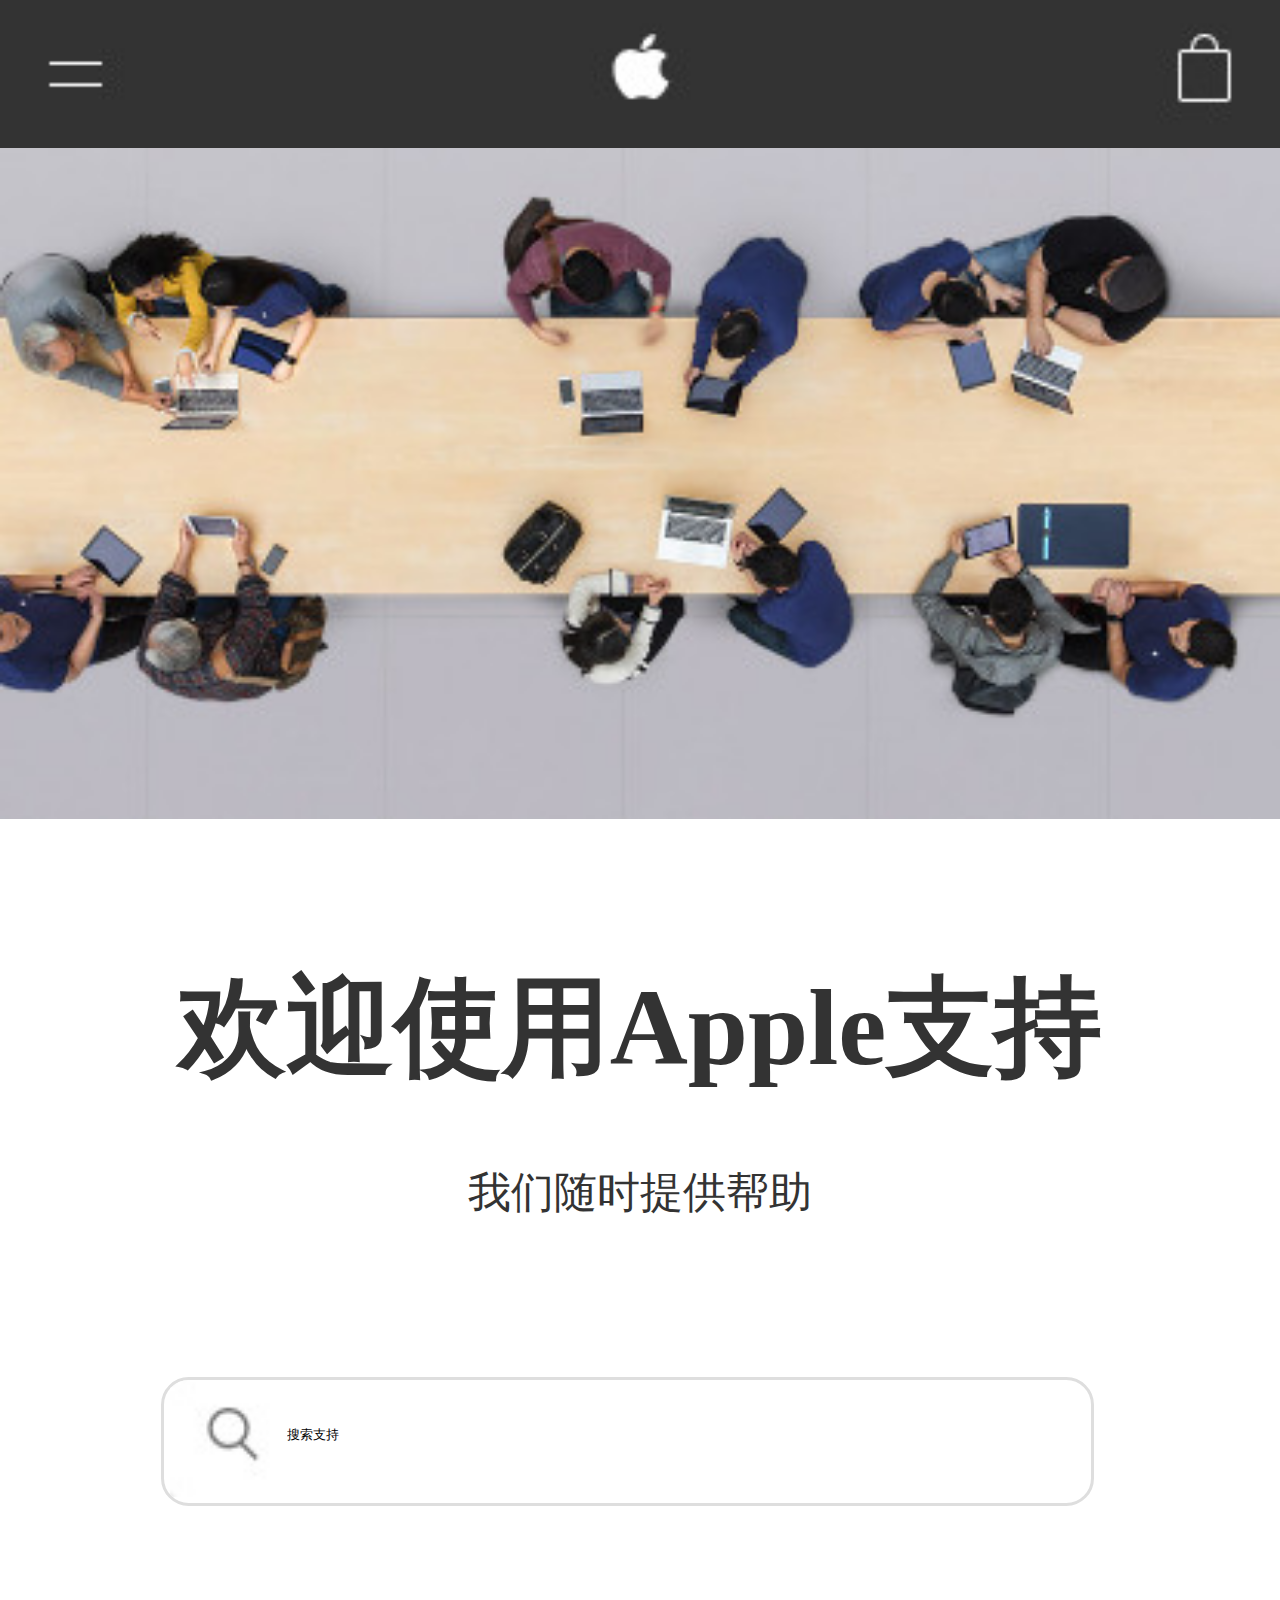
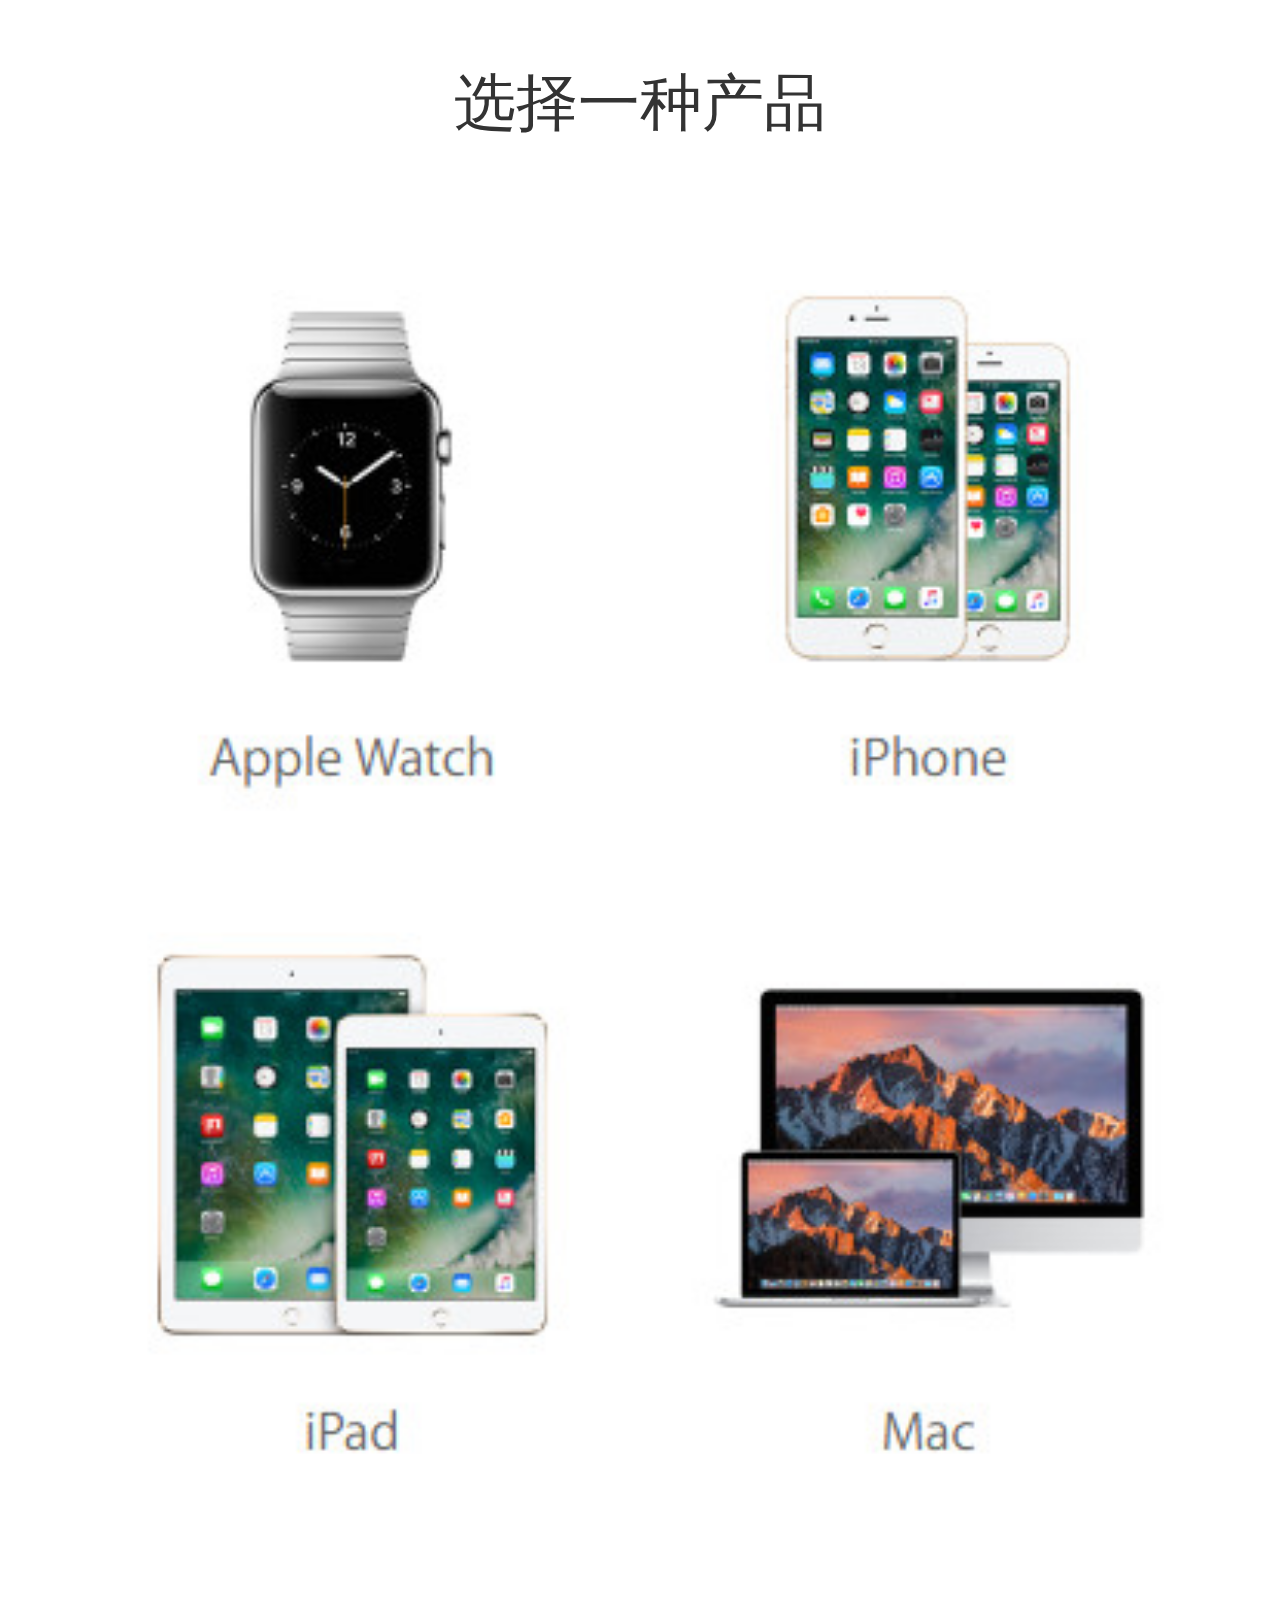
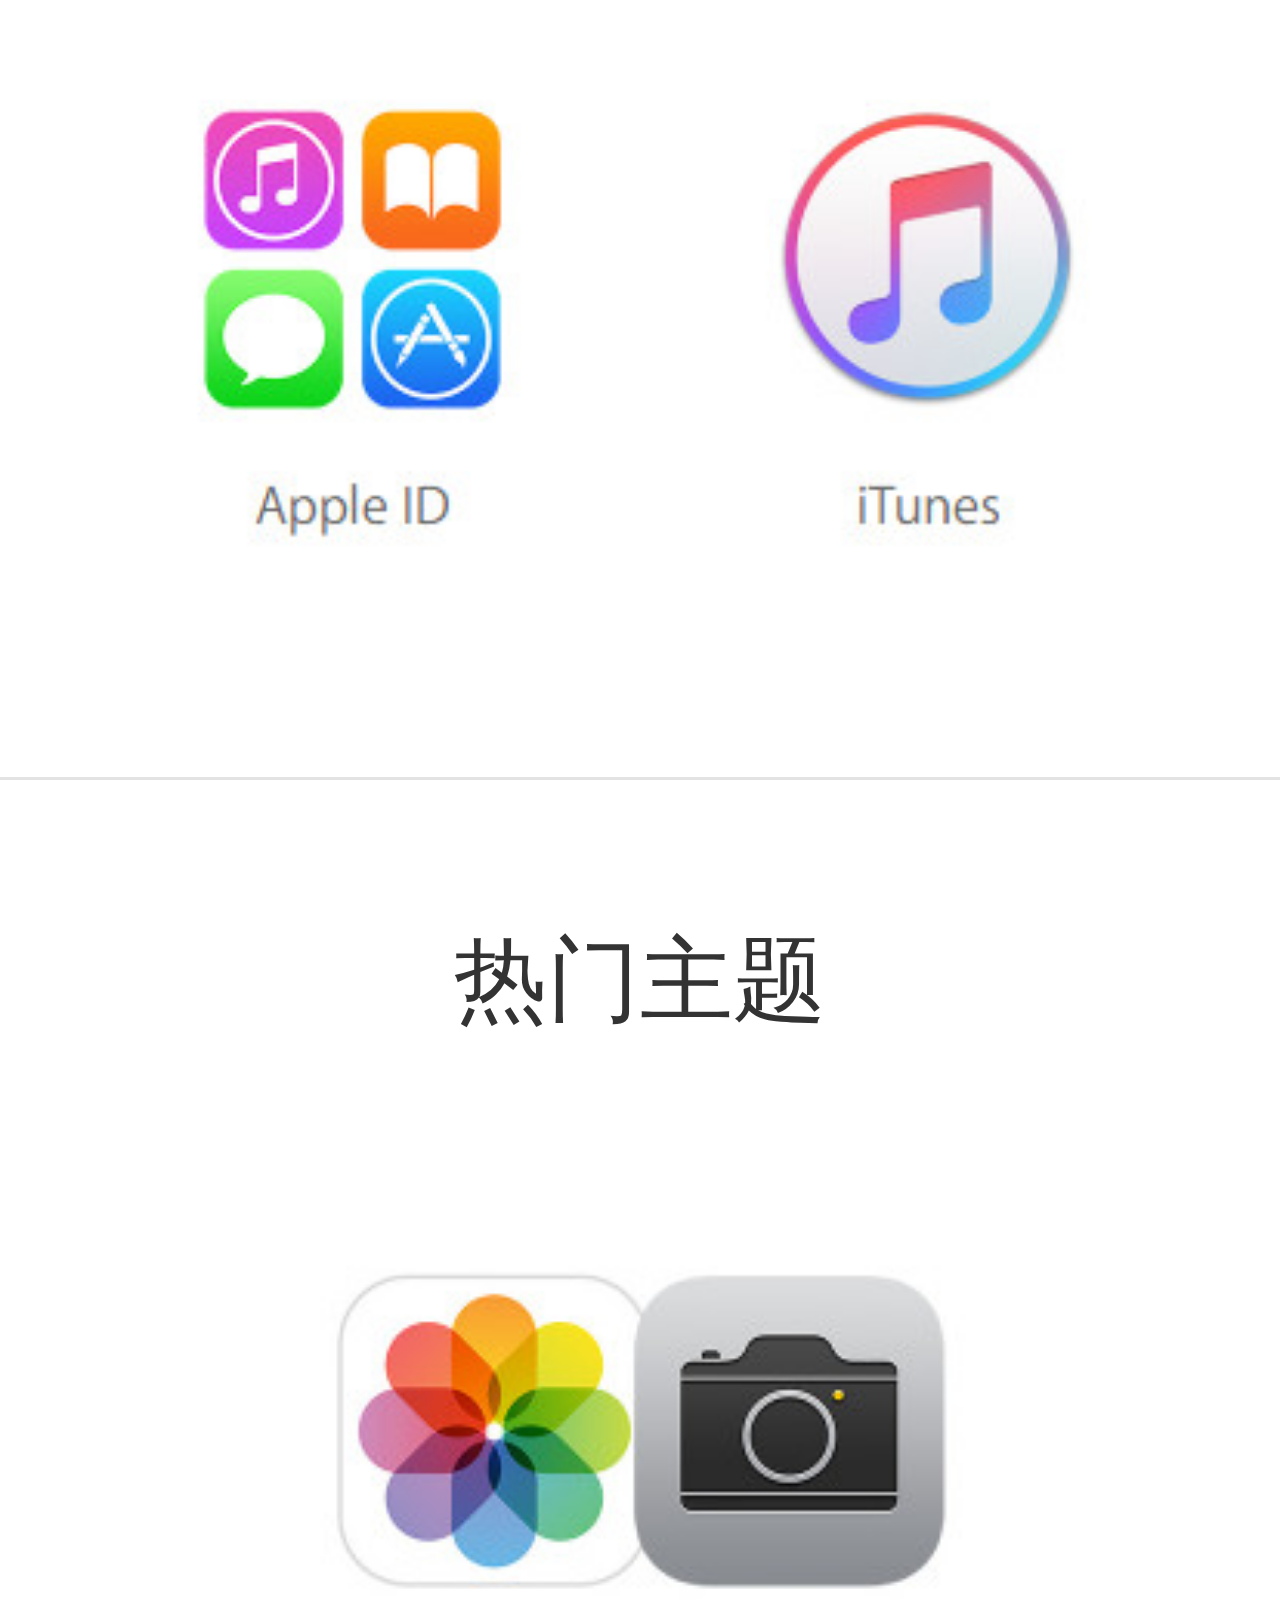
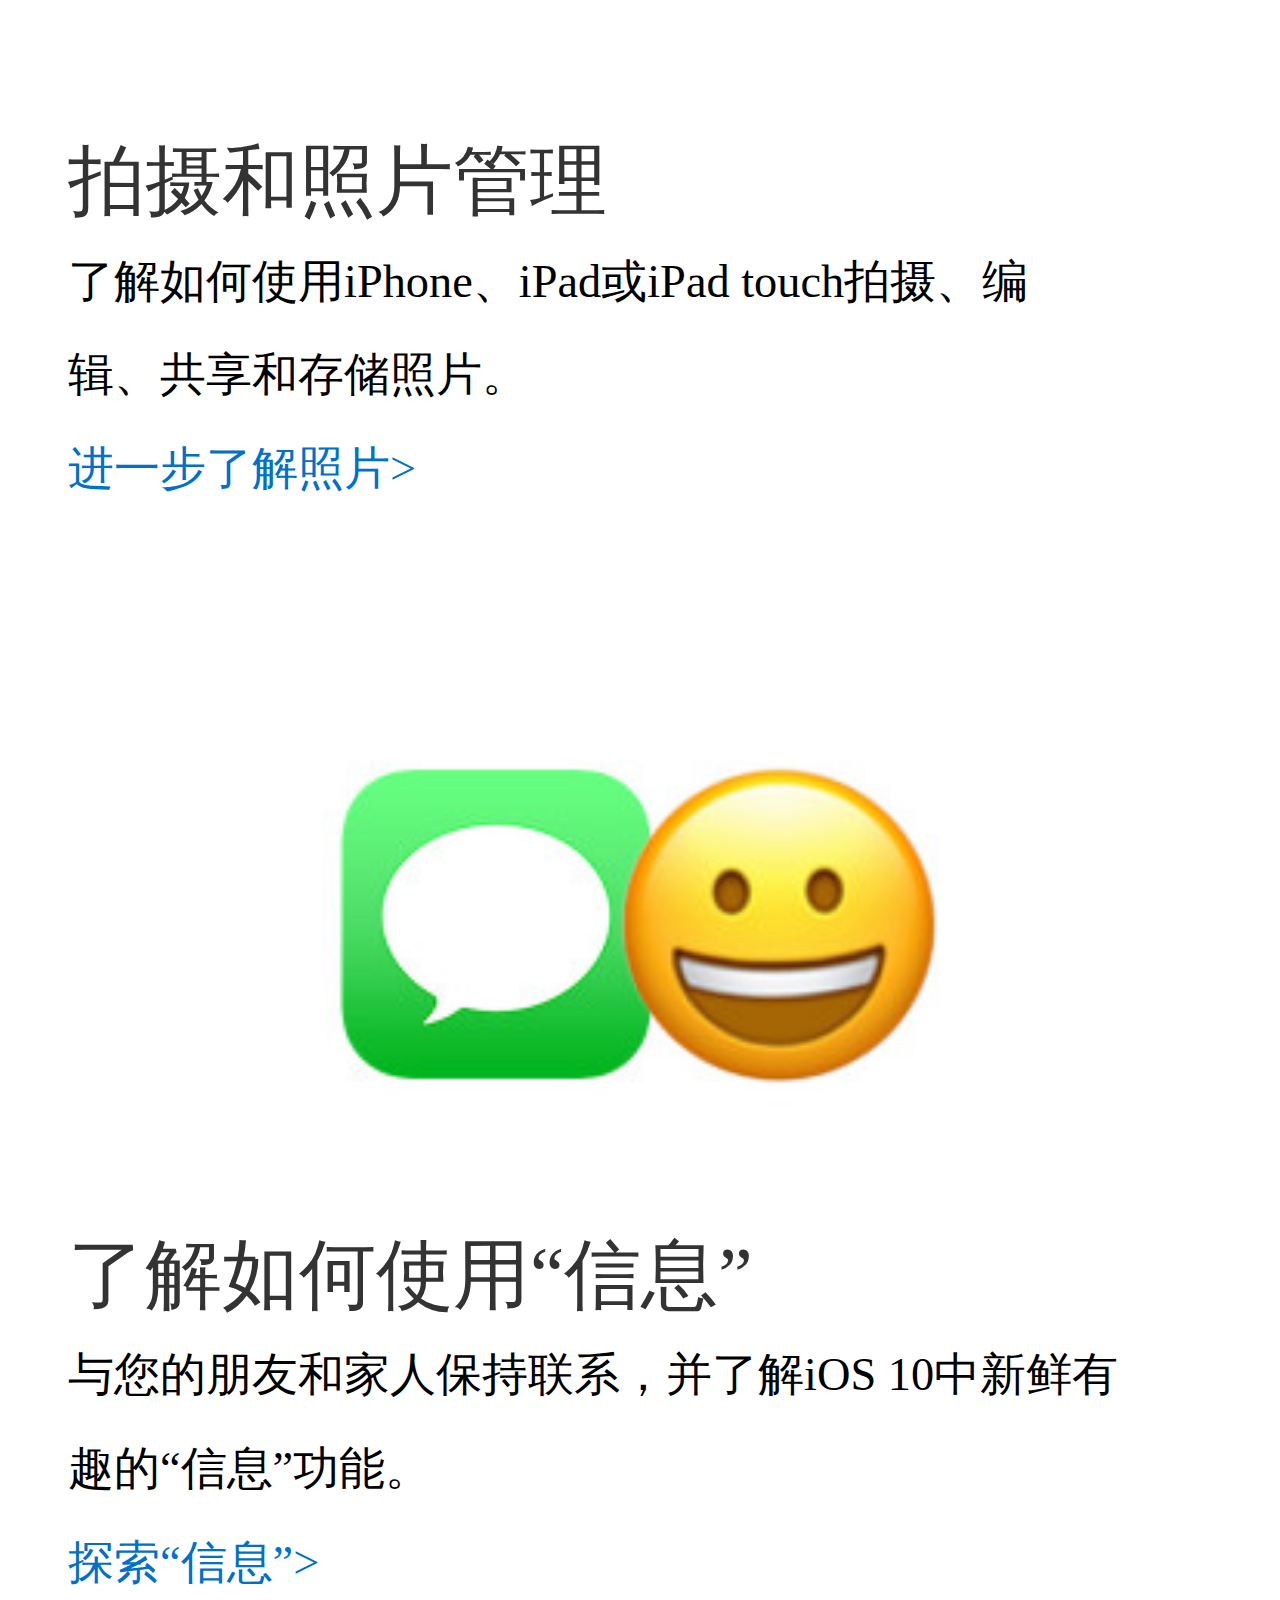
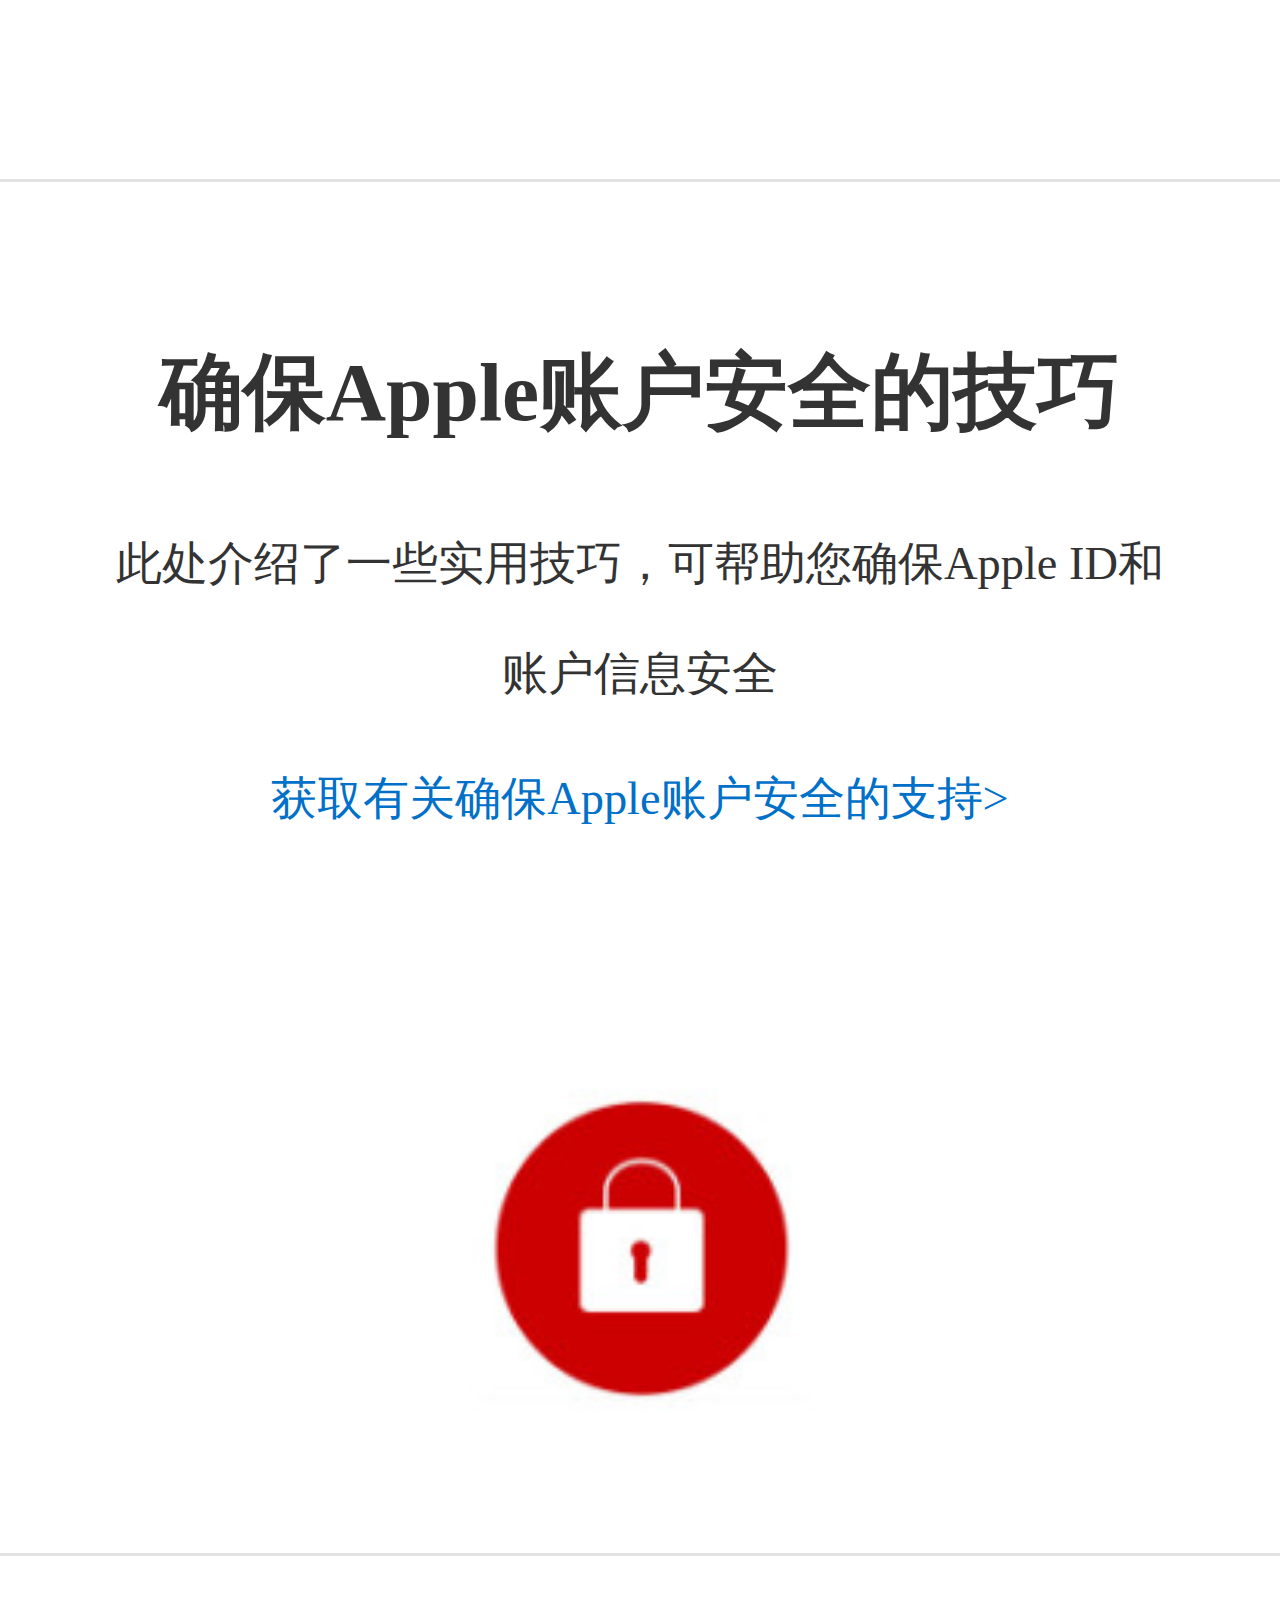
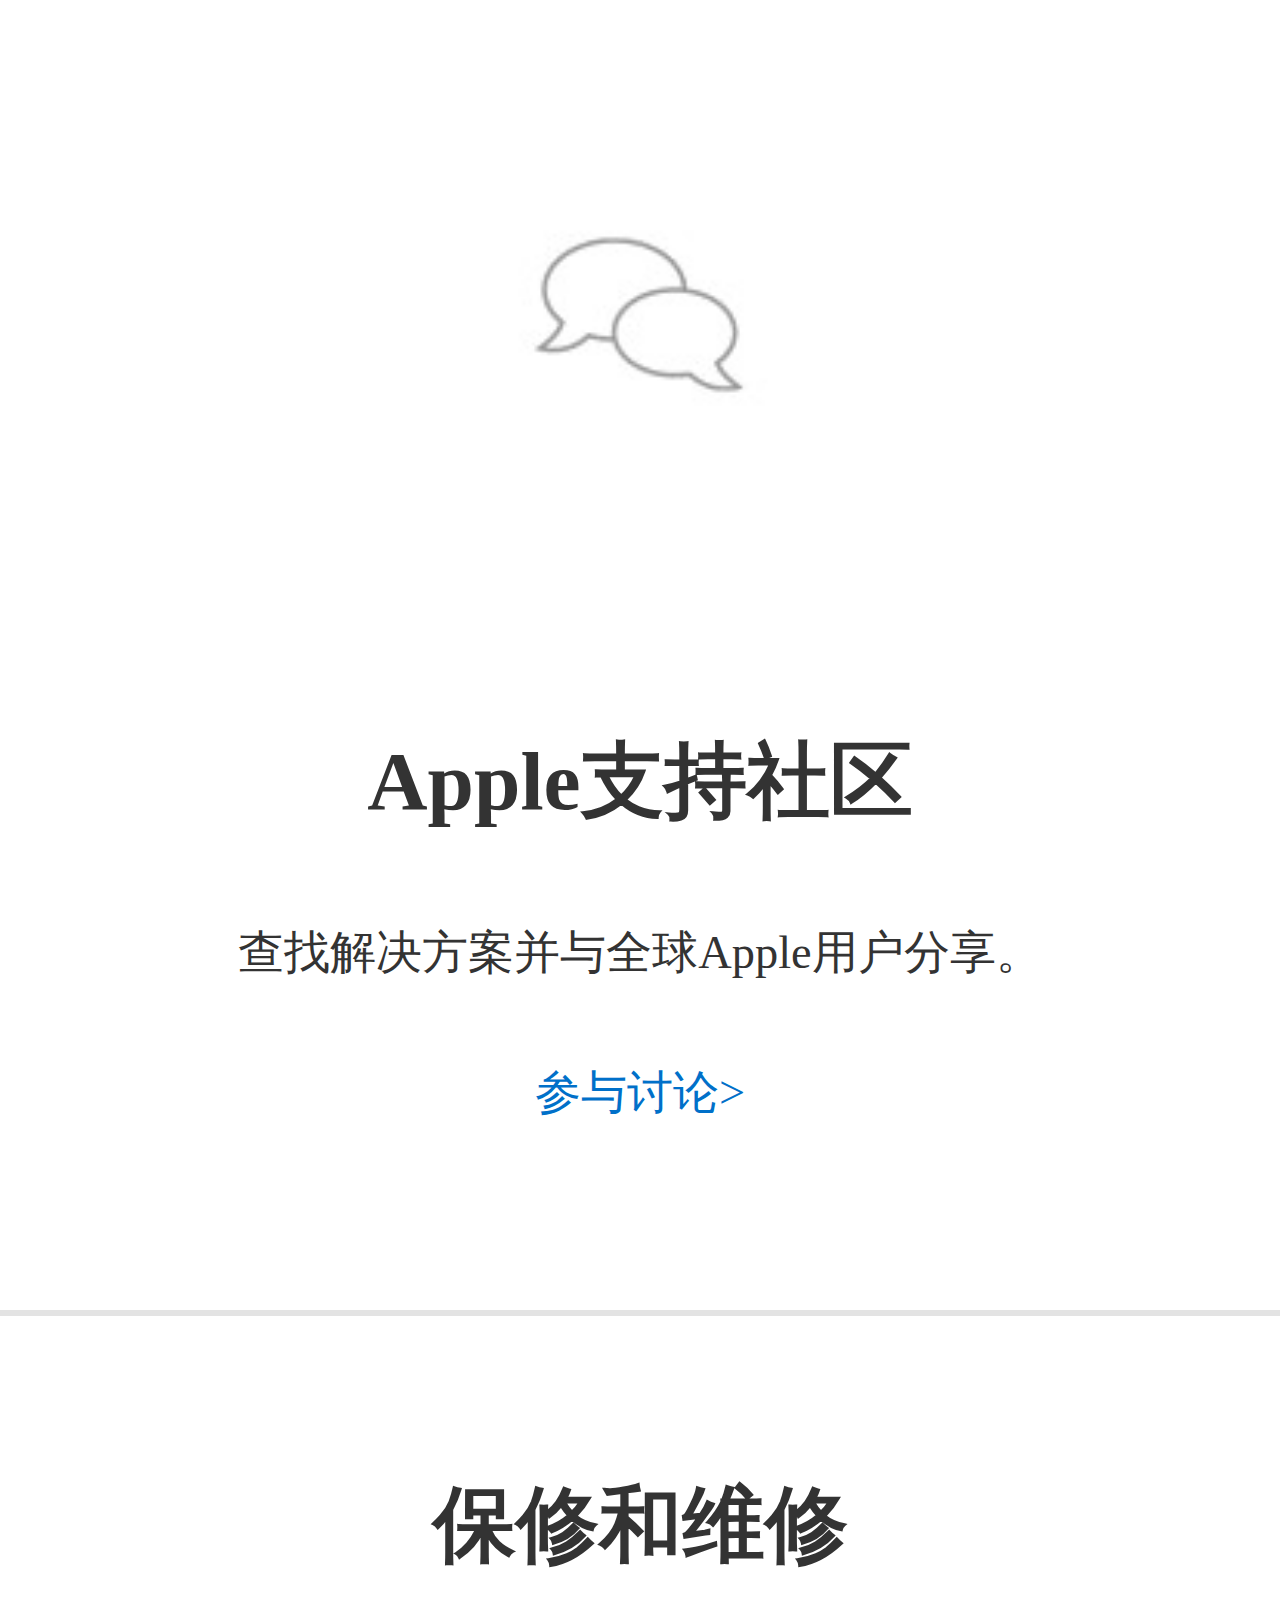
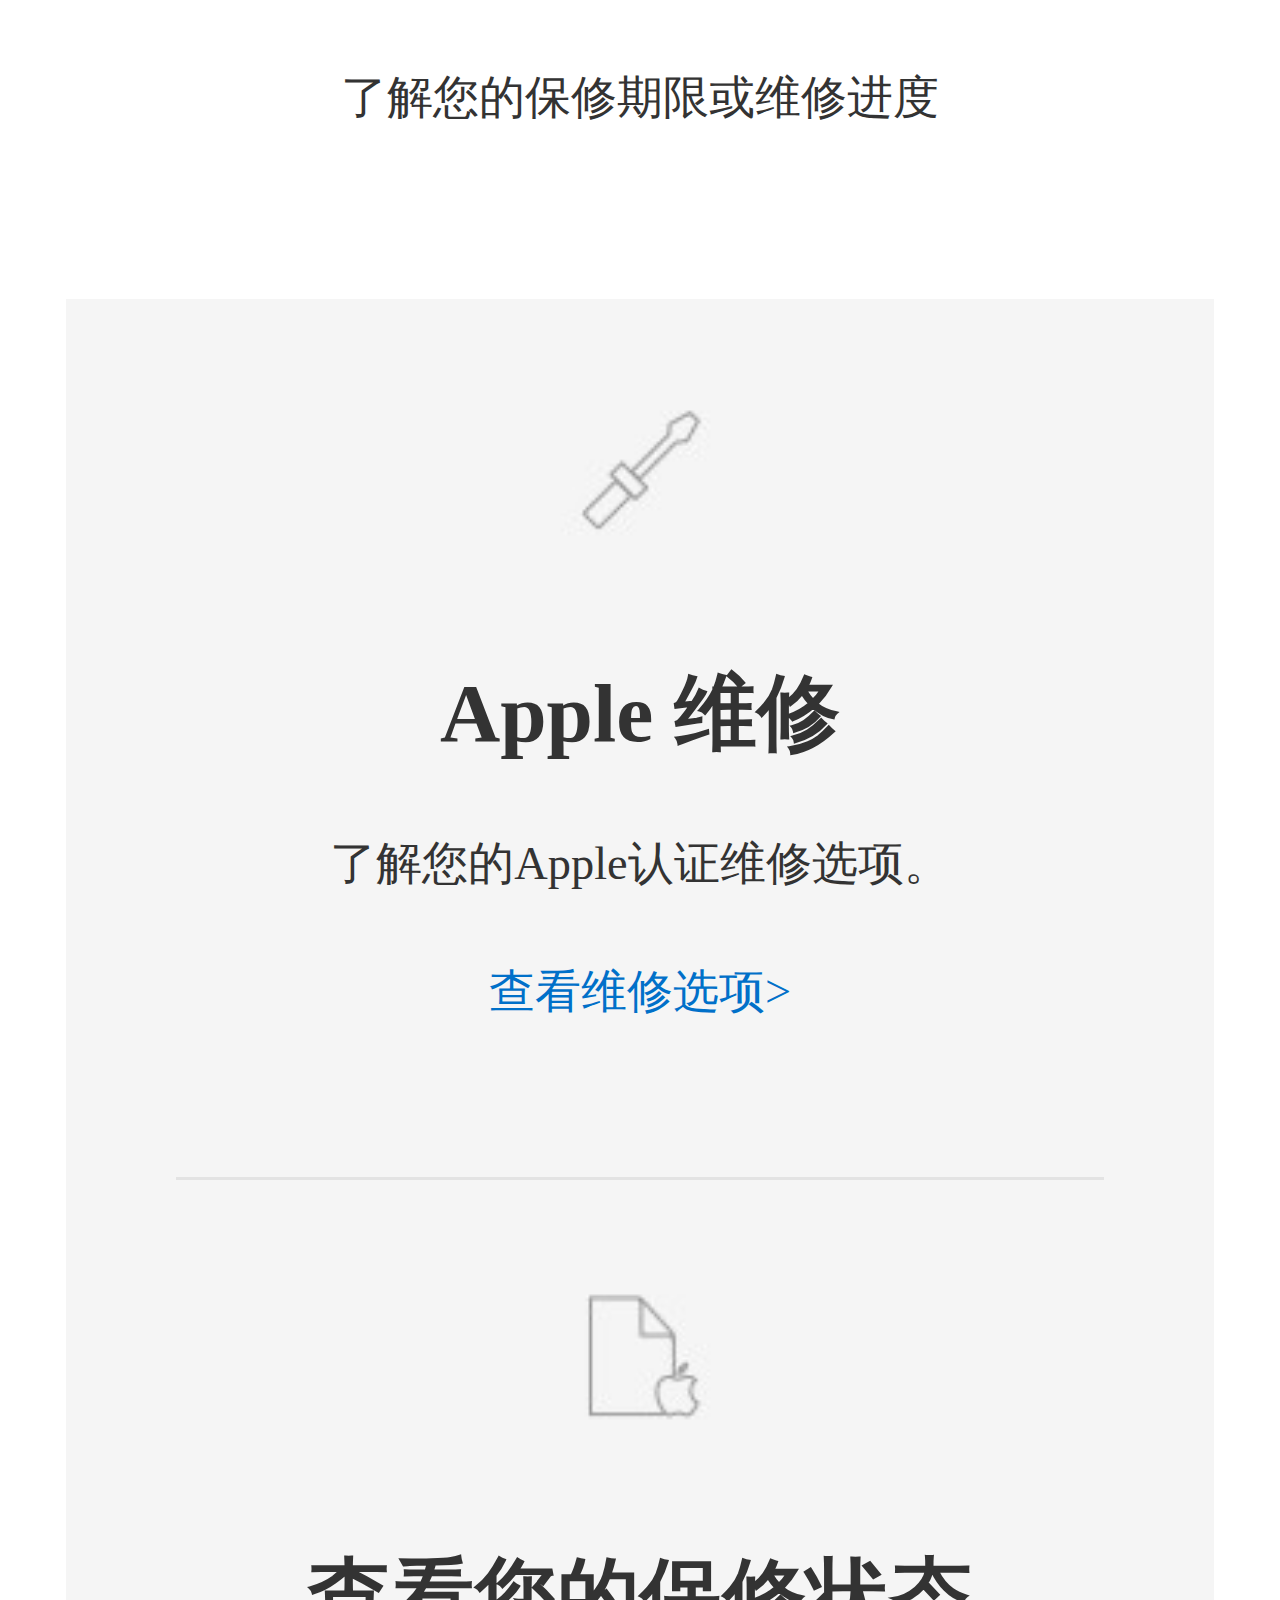
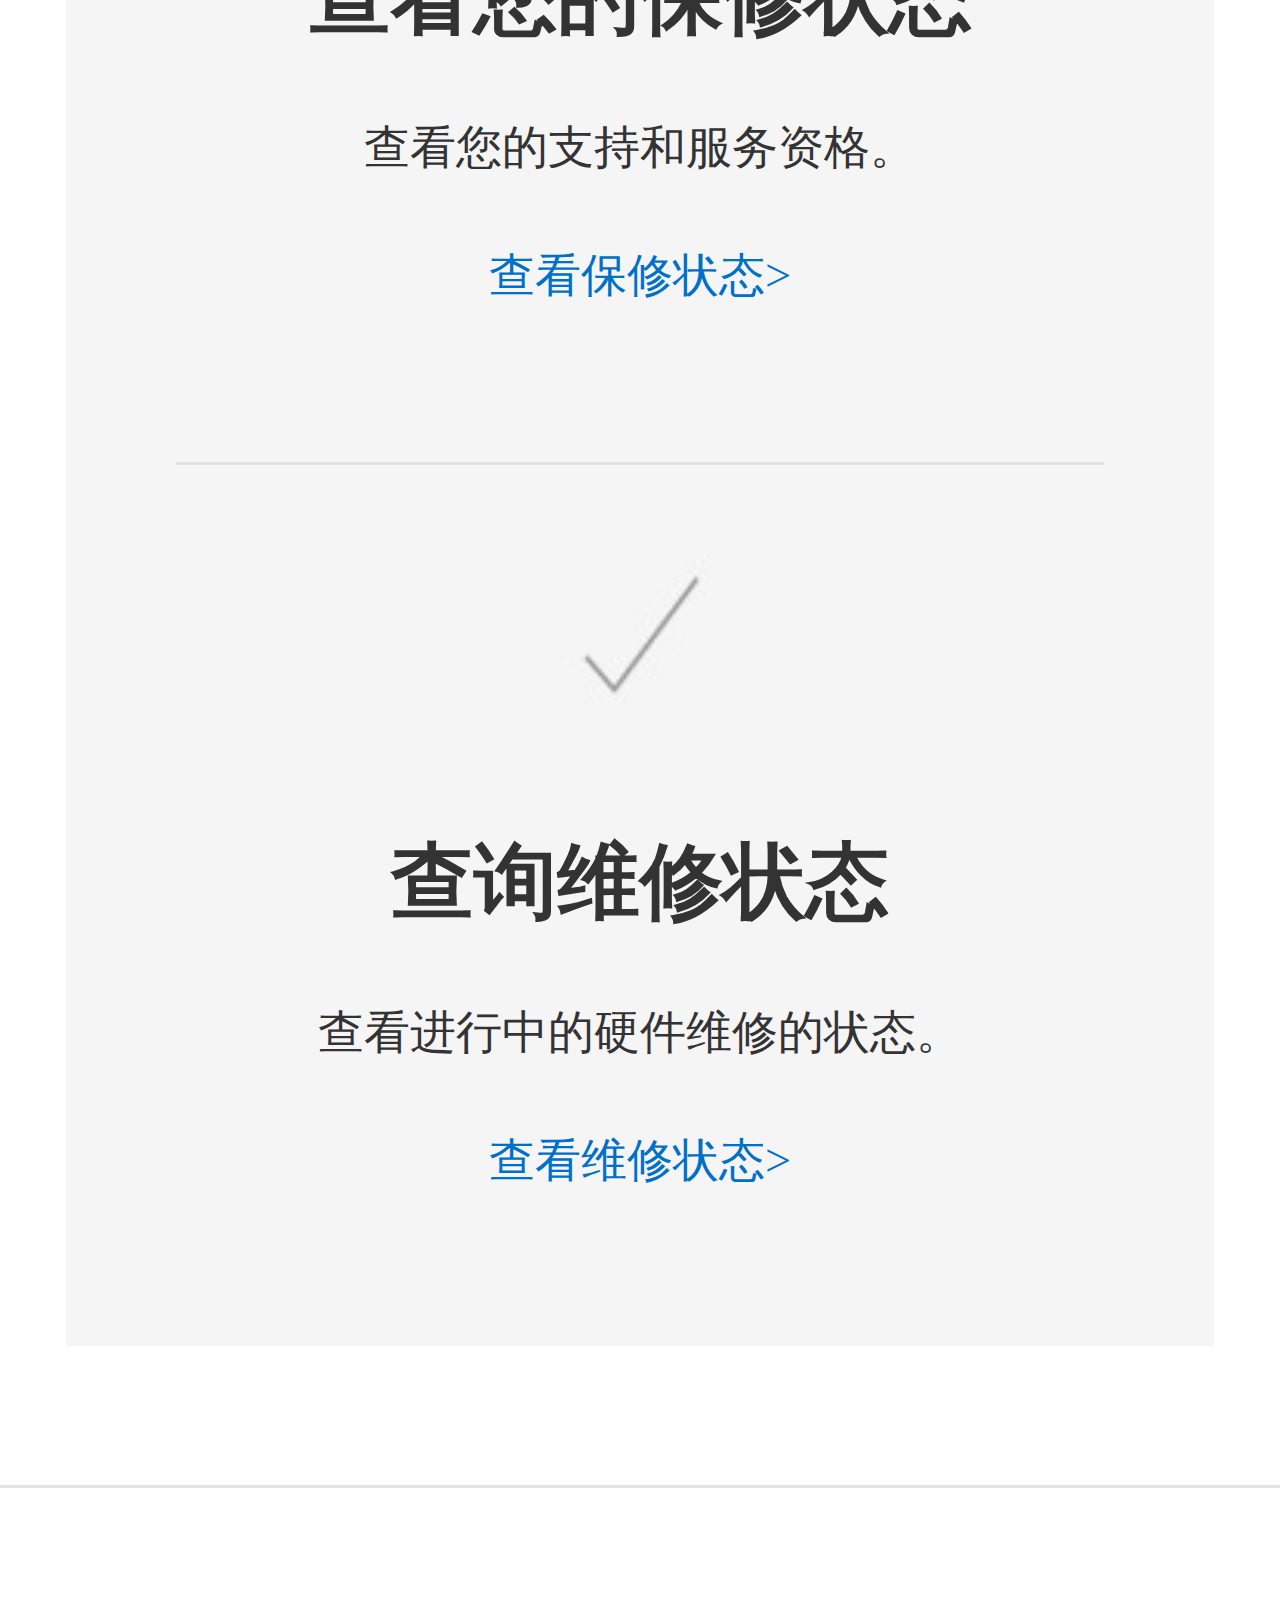
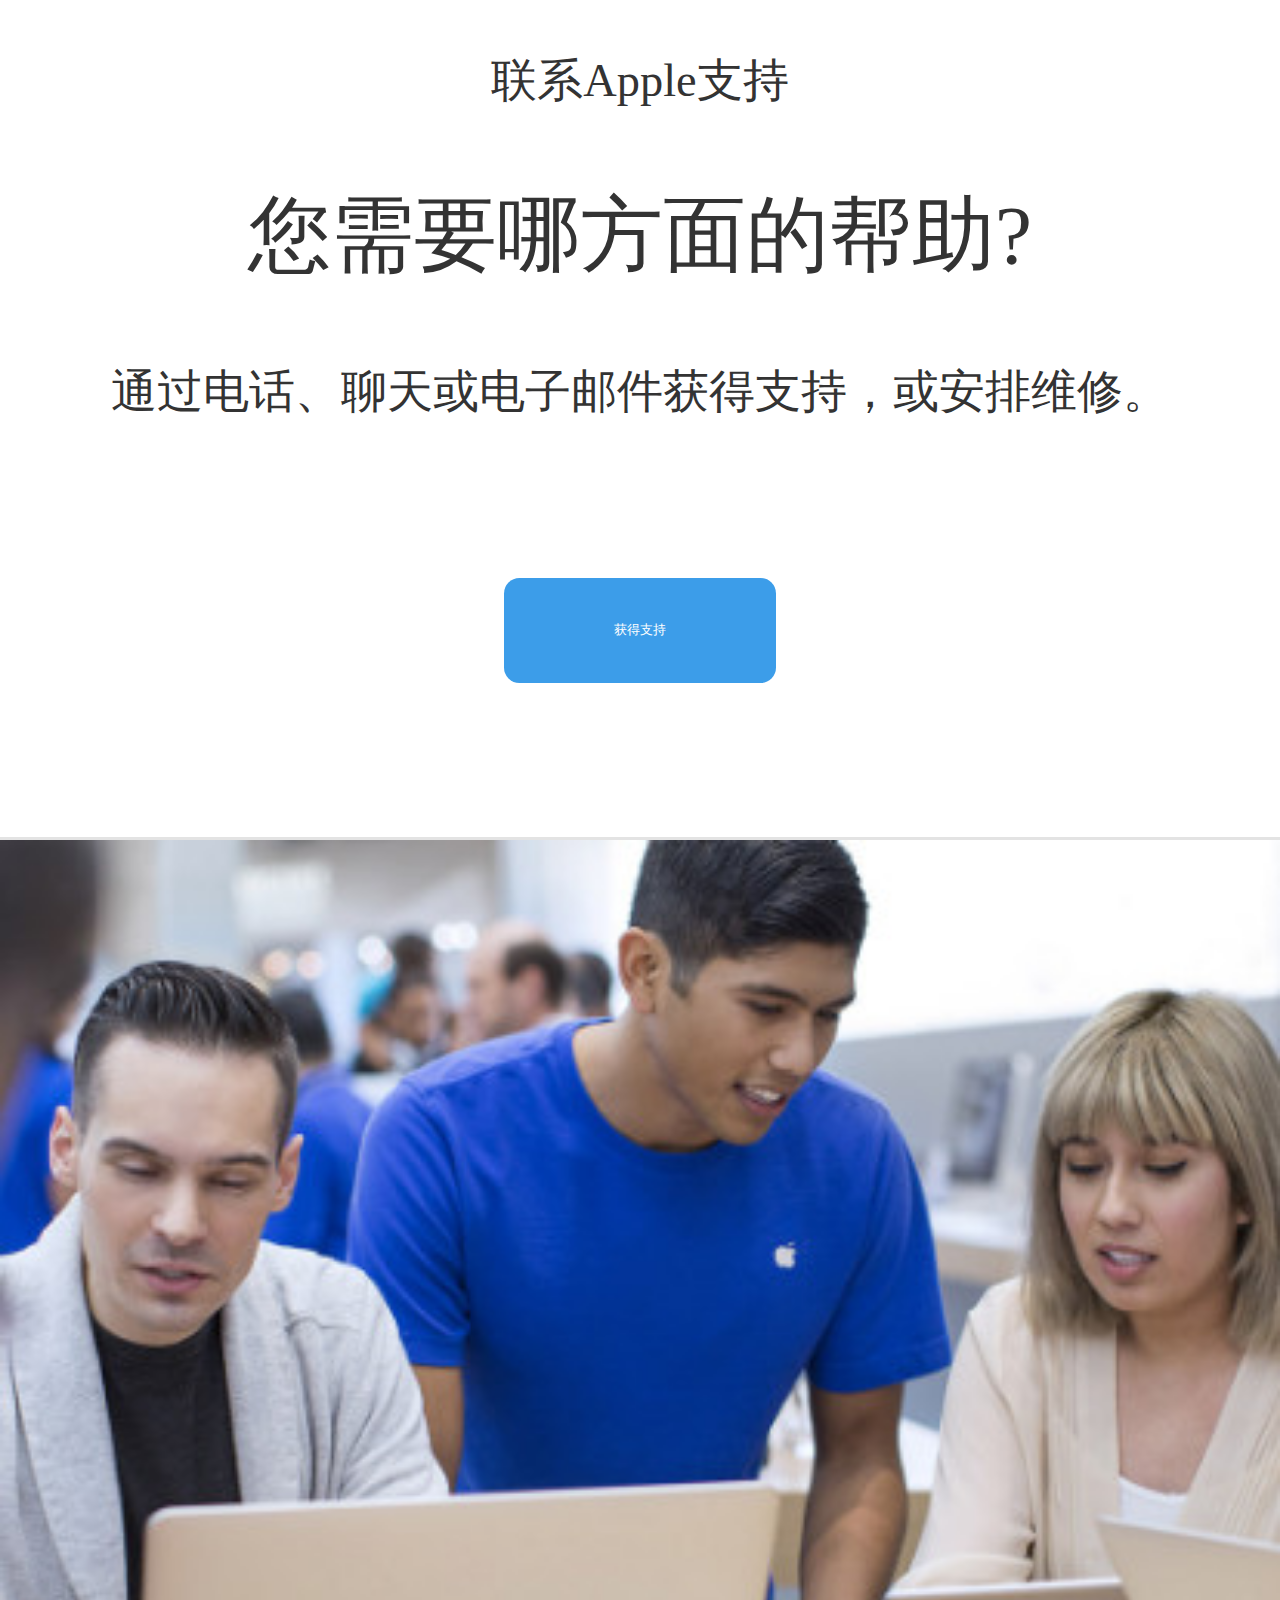
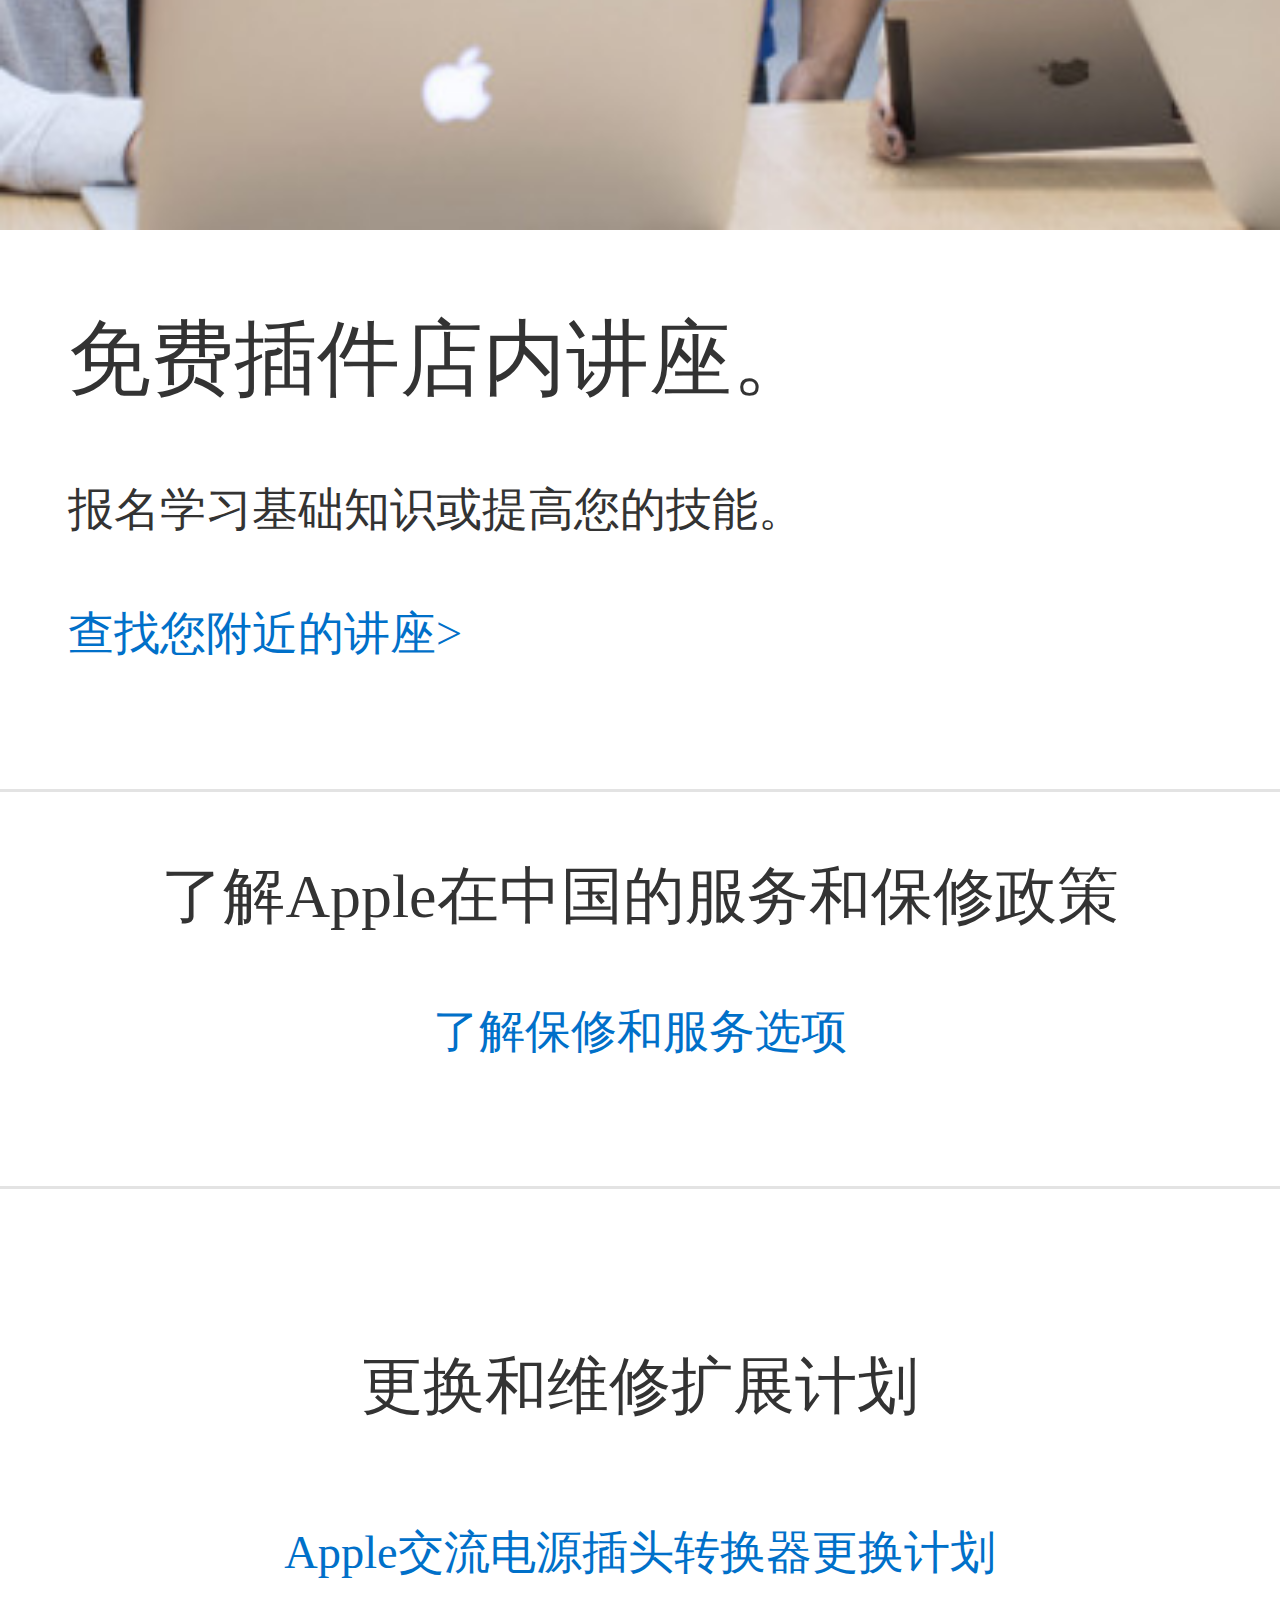
<file: iPhone/list6/list6.html>
<!DOCTYPE html>
<html lang="en">

<head>
    <meta name="viewport" content="width=device-width, initial-scale=1, maximum-scale=1, user-scalable=no">
    <meta charset="UTF-8">
    <title>技术支持</title>
    <script src="jquery-1.8.3/jquery.min.js"></script>
    <link rel="stylesheet" href="css/list6.css">
</head>

<body>
    <div id="header">
        <img src="images/1.jpg" alt="" id="navLeft">
        <a href="../index/index.html"> <img src="images/2.jpg" alt="" id="navCenter"></a>
        <img src="images/3.jpg" alt="" id="navRight">
    </div>
    <!--    导航下拉-->
    <div id="navTwo">
        <div id="navA">
            <img src="images/16.jpg">
            <img src="images/17.jpg" style="margin-left:1.35rem;">
        </div>
        <div id="navB">
            <ul>
                <a href="../list/list.html">
                    <li style="margin-top:0.2rem"><img src="images/18.jpg"></li>
                </a>
                <a href="../list2/list2.html">
                    <li><img src="images/19.jpg"></li>
                </a>
                <a href="../list3/list3.html">
                    <li><img src="images/20.jpg"></li>
                </a>
                <a href="../list4/list4.html">
                    <li><img src="images/21.jpg"></li>
                </a>
                <a href="../list5/list5.html">
                    <li><img src="images/22.jpg"></li>
                </a>
                <a href="../list6/list6.html">
                    <li><img src="images/23.jpg"></li>
                </a>
                <a href="../list7/list7.html">
                    <li><img src="images/24.jpg"></li>
                </a>
            </ul>
        </div>
    </div>
    <!-- 导航栏下拉(右) -->
    <div id="logo"><img src="images/25.jpg"></div>
    <div id="navThree">
        <a href="../liat8/list8.html" style="text-decoration:none;">
            <div id="navThreeA">你的购物袋是空的</div>
        </a>
        <div id="lineC"></div>
        <a href="../liat8/list8.html">
            <div id="navThreeB"><img src="images/26.jpg">
                <p>购物袋</p>
            </div>
        </a>
        <div id="lineC"></div>
        <a href="../liat8/list8.html">
            <div id="navThreeB"><img src="images/27.jpg">
                <p>收藏</p>
            </div>
        </a>
        <div id="lineC"></div>
        <a href="../liat8/list8.html">
            <div id="navThreeB"><img src="images/28.jpg">
                <p>订单</p>
            </div>
        </a>
        <div id="lineC"></div>
        <a href="../liat8/list8.html">
            <div id="navThreeB"><img src="images/29.jpg">
                <p>账户</p>
            </div>
        </a>
        <div id="lineC"></div>
        <a href="../liat8/list8.html">
            <div id="navThreeB"><img src="images/30.jpg">
                <p>登录</p>
            </div>
        </a>
    </div>
    <div id="content">
        <div class="banner">
            <img src="images/4.jpg" alt="">
            <h3>欢迎使用Apple支持</h3>
            <p>我们随时提供帮助</p>
        </div>
        <div class="search">
            <img src="images/5.jpg" alt="">
            <input type="text" value="搜索支持">
        </div>
        <div class="list">
            <p>选择一种产品</p>
            <img src="images/6.jpg" alt="">
        </div>
        <div class="main-A">
            <h3 class="mainh3">热门主题</h3>
            <img src="images/7.jpg" alt="">
            <h3>拍摄和照片管理</h3>
            <p>了解如何使用iPhone、iPad或iPad touch拍摄、编</p>
            <p>辑、共享和存储照片。</p>
            <a href="../list8/list8.html">进一步了解照片&gt;</a>
            <img src="images/8.jpg" alt="">
            <h3>了解如何使用“信息”</h3>
            <p>与您的朋友和家人保持联系，并了解iOS 10中新鲜有</p>
            <p>趣的“信息”功能。</p>
            <a href="../list8/list8.html">探索“信息”&gt;</a>
        </div>
        <div class="main-B">
            <h3>确保Apple账户安全的技巧</h3>
            <p>此处介绍了一些实用技巧，可帮助您确保Apple ID和</p>
            <p>账户信息安全</p>
            <a href="../list8/list8.html">获取有关确保Apple账户安全的支持&gt;</a>
            <img src="images/9.jpg" alt="">
        </div>
        <div class="main-C">
            <img src="images/10.jpg" alt="">
            <h3>Apple支持社区</h3>
            <p>查找解决方案并与全球Apple用户分享。</p>
            <a href="../list8/list8.html">参与讨论&gt;</a>
        </div>
        <div class="main-D">

            <h3>保修和维修</h3>
            <p>了解您的保修期限或维修进度</p>
            <div class="main-Dcont">
                <img src="images/11.jpg" alt="">
                <h3>Apple 维修</h3>
                <p>了解您的Apple认证维修选项。</p>
                <a href="../list8/list8.html">查看维修选项&gt;</a>
                <div class="main-Dhr"></div>
                <img src="images/12.jpg" alt="">
                <h3>查看您的保修状态</h3>
                <p>查看您的支持和服务资格。</p>
                <a href="../list8/list8.html">查看保修状态&gt;</a>
                <div class="main-Dhr"></div>
                <img src="images/13.jpg" alt="">
                <h3>查询维修状态</h3>
                <p>查看进行中的硬件维修的状态。</p>
                <a href="../list8/list8.html">查看维修状态&gt;</a>
            </div>
        </div>
        <div class="main-E">
            <p>联系Apple支持</p>
            <h3>您需要哪方面的帮助?</h3>
            <p style="padding:0;">通过电话、聊天或电子邮件获得支持，或安排维修。</p>
            <button>获得支持</button>
        </div>
        <div class="main-F">
            <img src="images/14.jpg" alt="">
            <h3>免费插件店内讲座。</h3>
            <p>报名学习基础知识或提高您的技能。</p>
            <a href="../list8/list8.html">查找您附近的讲座&gt;</a>
        </div>
        <div class="main-G">
            <p>了解Apple在中国的服务和保修政策</p>
            <a href="../list8/list8.html">了解保修和服务选项</a>
        </div>
        <div class="main-H">
            <p>更换和维修扩展计划</p>
            <a href="../list8/list8.html">Apple交流电源插头转换器更换计划</a>
            <a href="../list8/list8.html">Apple USB-C从电线缆更换计划</a>
            <a href="../list8/list8.html">适用于iPhone6 Plus的iSight摄像头更换计划</a>
            <a href="../list8/list8.html">Beats Pill XL扬声器召回计划</a>
            <a href="../list8/list8.html">iPhone5睡眠/唤醒按钮更换计划</a>
            <a href="../list8/list8.html">所有计划</a>
        </div>

    </div>

    <div id="footer">


        <div id="guildTwo">
            <div id="guildTwoA">选购及了解</div>
            <div id="guildTwoB"><img src="images/15.jpg"></div>
        </div>
        <div id="line"></div>
        <div id="guildThree">
            <div id="guildThreeA">Apple Store 商店</div>
            <div id="guildThreeB"><img src="images/15.jpg"></div>
        </div>
        <div id="line"></div>
        <div id="guildThree">
            <div id="guildThreeA">教育应用</div>
            <div id="guildThreeB"><img src="images/15.jpg"></div>
        </div>
        <div id="line"></div>
        <div id="guildThree">
            <div id="guildThreeA">商务应用</div>
            <div id="guildThreeB"><img src="images/15.jpg"></div>
        </div>
        <div id="line"></div>
        <div id="guildThree">
            <div id="guildThreeA">账户</div>
            <div id="guildThreeB"><img src="images/15.jpg"></div>
        </div>
        <div id="line"></div>
        <div id="guildThree">
            <div id="guildThreeA">Apple价值观</div>
            <div id="guildThreeB"><img src="images/15.jpg"></div>
        </div>
        <div id="line"></div>
        <div id="guildThree">
            <div id="guildThreeA">关于Apple</div>
            <div id="guildThreeB"><img src="images/15.jpg"></div>
        </div>
        <div id="line"></div>
        <div id="guildFour">更多选购方式，前往<span>Apple Store零售店</span>，致电400-666-8800或查找在你<br>附近的
            <span>授权经销商</span></div>

    </div>






    <script src="js/list6.js"></script>
</body>

</html>
</file>
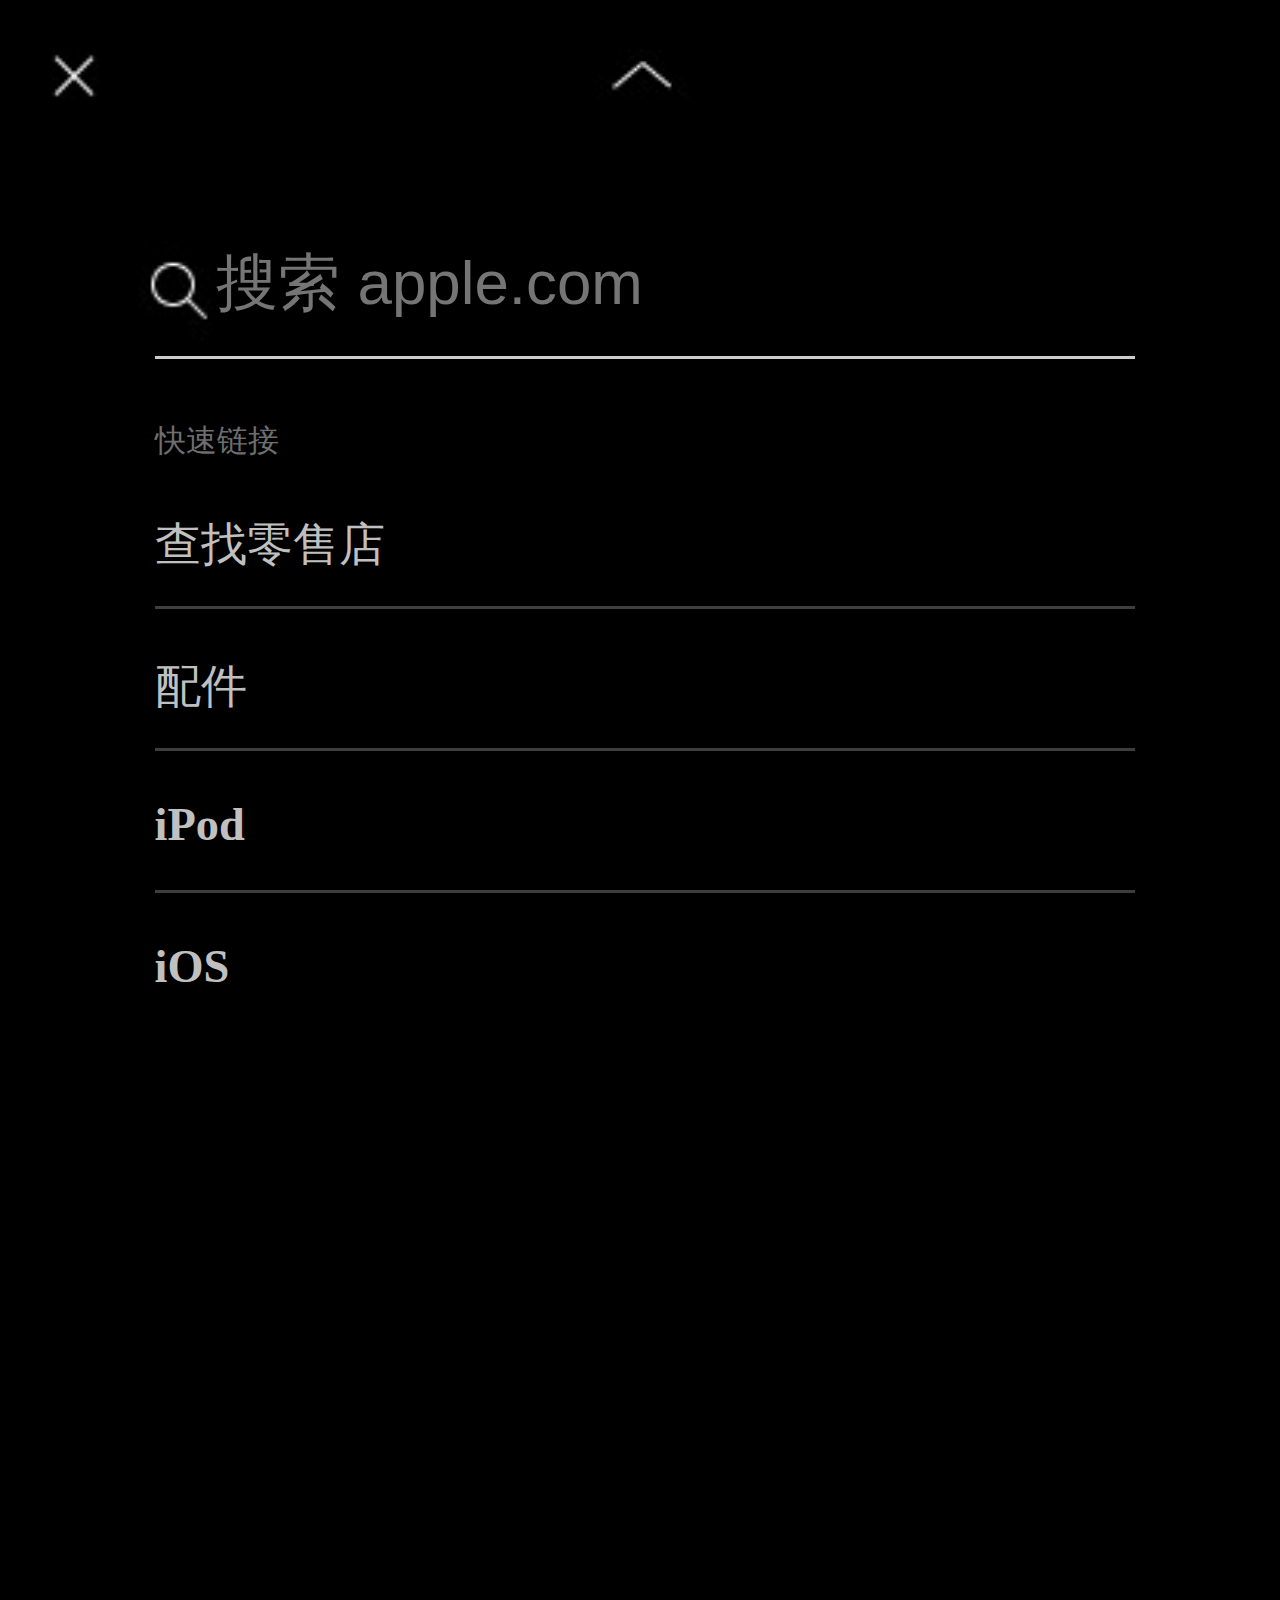
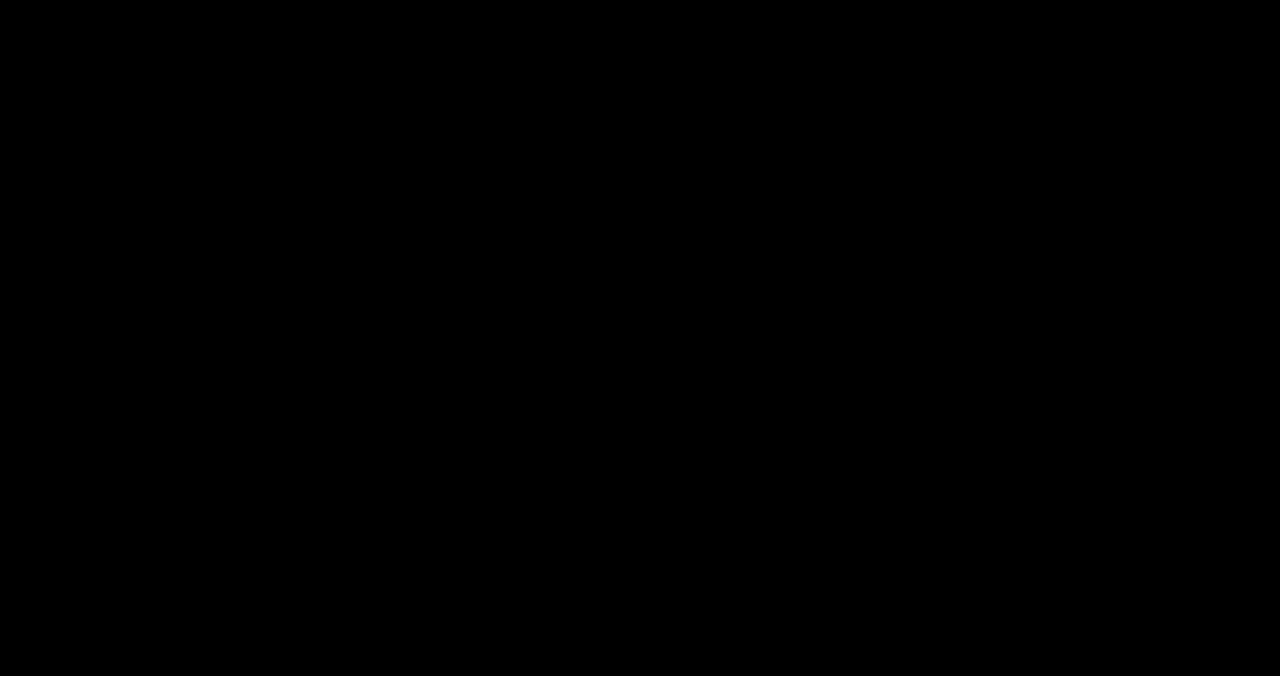
<file: iPhone/list7/list7.html>
<!DOCTYPE html>
<html>
<head>
	<meta charset="utf-8">
	<title></title>
	<meta name="viewport" content="width=device-width, initial-scale=1, maximum-scale=1, user-scalable=no">
	<link rel="stylesheet" type="text/css" href="css/list7.css">
	<script src="js/jquery-1.8.3/jquery.min.js"></script>
</head>
<body>
	<div id="header">
		<a href="../index/index.html"><img src="images/1.jpg"></a>
		<img src="images/2.jpg" style="margin-left:1.35rem;">
	</div>
	<div id="content">
		<img src="images/3.jpg">
		<input type="text" placeholder="搜索 apple.com">	
		<div id="line" style="background:#CCC;"></div>
		<p>快速链接</p>
		<a href="../list8/list8.html">查找零售店</a>
		<div id="line"></div>
		<a href="../list8/list8.html">配件</a>
		<div id="line"></div>
		<a href="../list8/list8.html"><b>iPod</b></a>
		<div id="line"></div>
		<a href="../list8/list8.html"><b>iOS</b></a>
	</div>
	<script src="js/list7.js"></script>
</body>
</html>
</file>
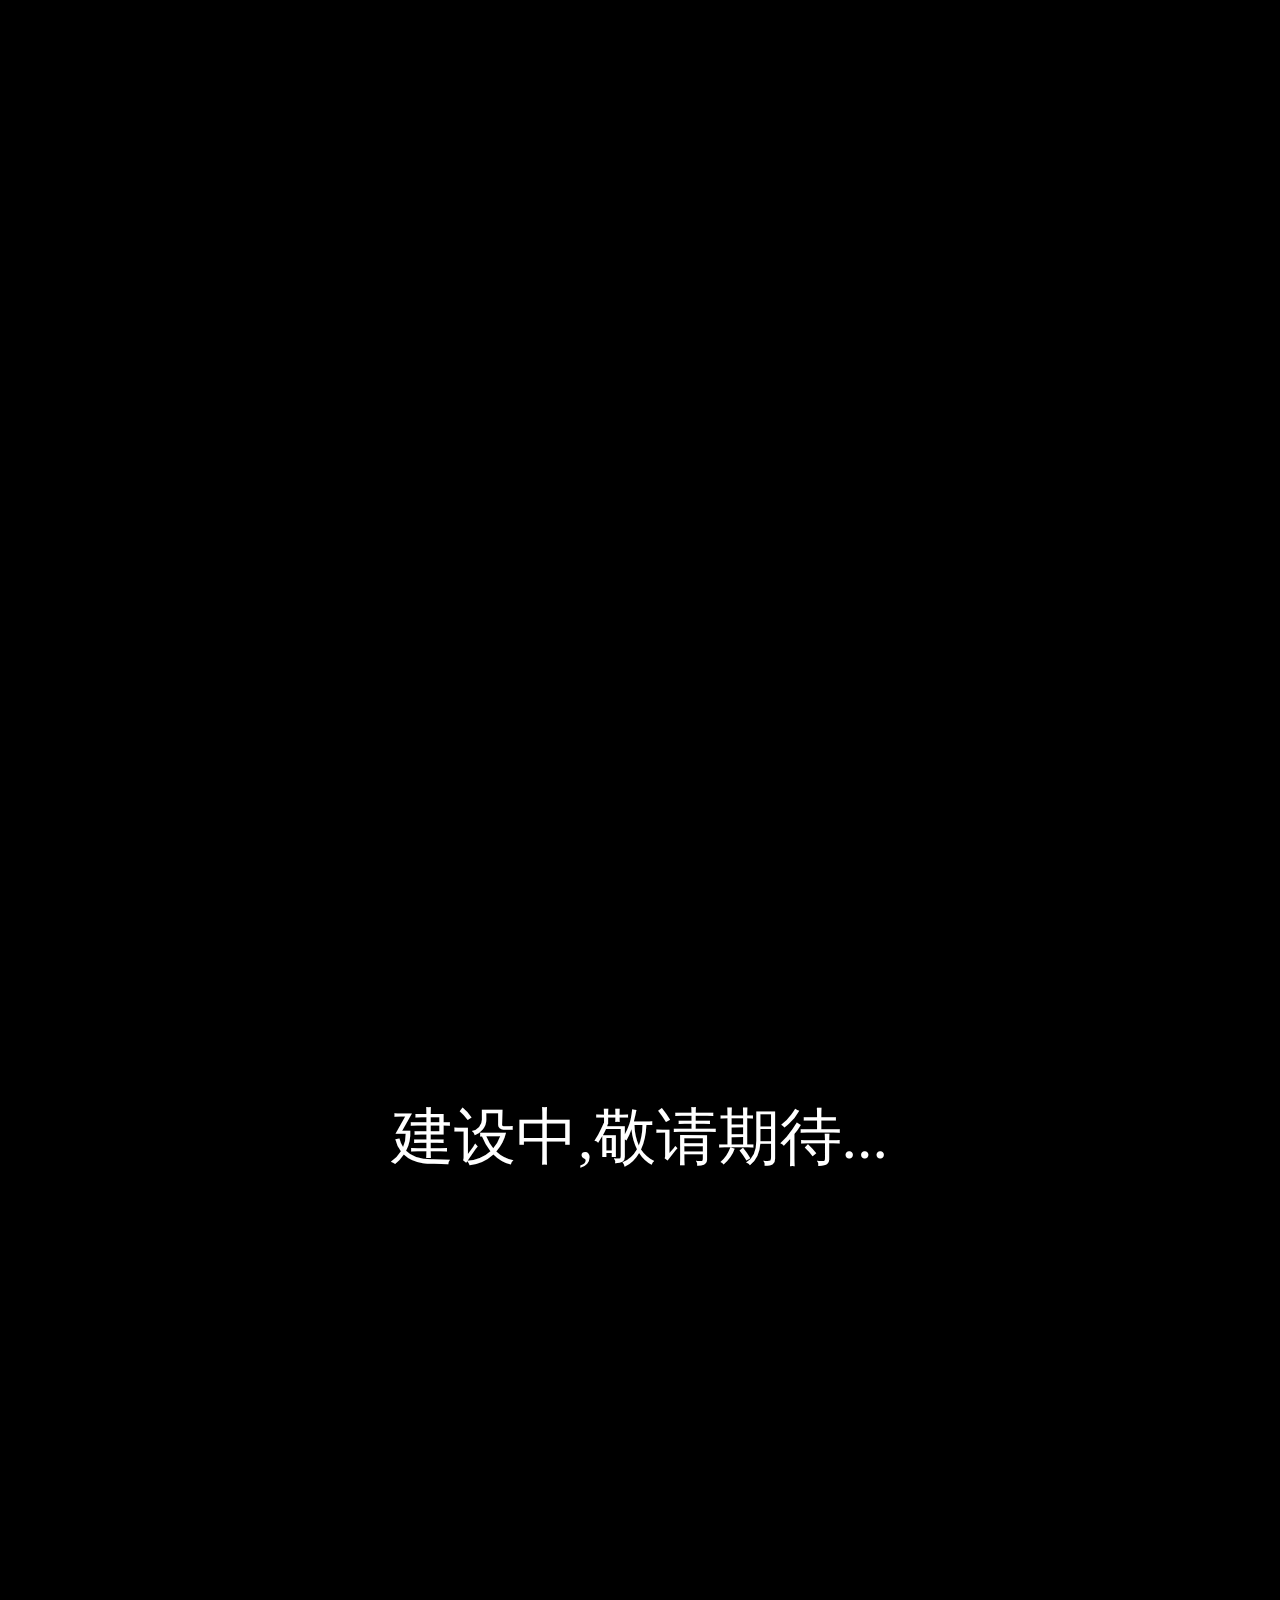
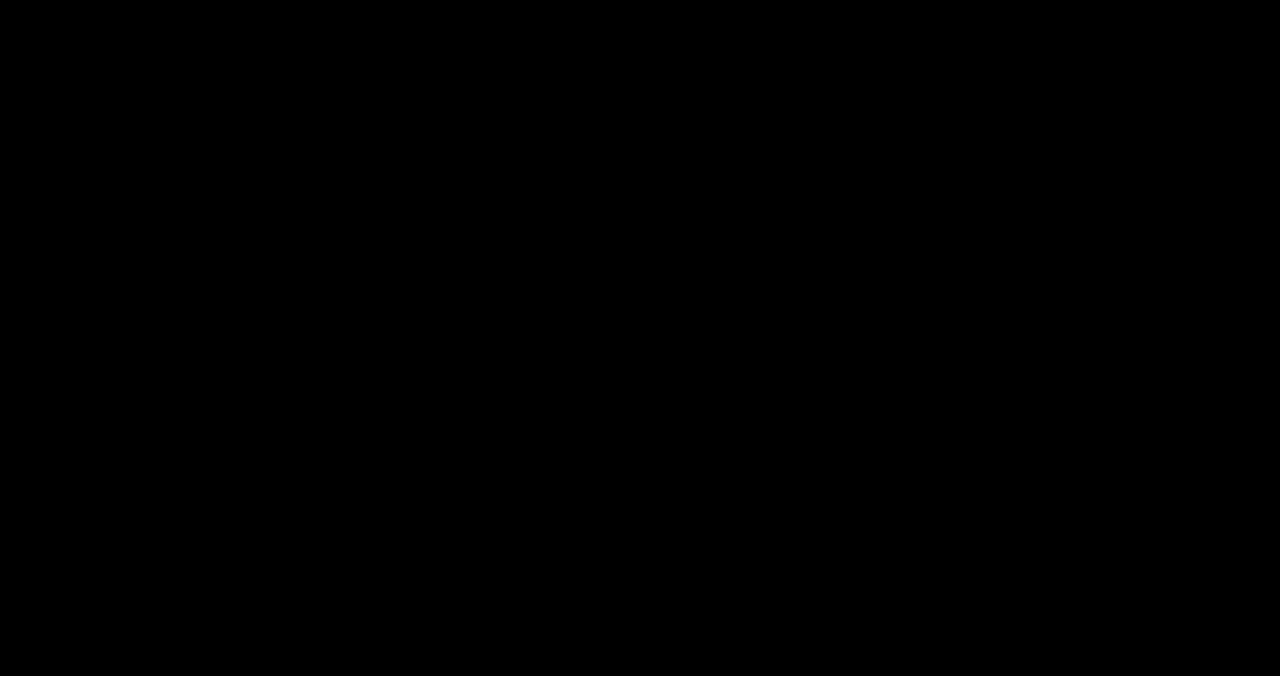
<file: iPhone/list8/list8.html>
<!DOCTYPE html>
<html>
<head>
	<meta charset="utf-8">
	<title></title>
	<meta name="viewport" content="width=device-width, initial-scale=1, maximum-scale=1, user-scalable=no">
	<link rel="stylesheet" type="text/css" href="css/list8.css">
	<script src="js/jquery-1.8.3/jquery.min.js"></script>
</head>
<body>
	<div id="main">
		<p>建设中,敬请期待...</p>
	</div>
	<script src="js/list8.js"></script>
</body>
</html>
</file>
<file: iPhone/index/css/index.css>
*{margin:0;padding:0;list-style:none;}
html{font-size:100px;}
.bg{background:rgba(0,0,0,0.2);}
/*头部*/
#header{width:4.14rem;height:0.48rem;background:#010101;position:relative;}
#header #navLeft img{width:0.48rem;height:0.48rem;float:left;}
#header #navCenter img{width:0.48rem;height:0.48rem;margin-left:1.35rem;float:left;}
#header #navRight img{width:0.48rem;height:0.48rem;margin-left:1.35rem;float:left;}
/*内容*/
#content{width:4.14rem;height:14.09rem;}
#content #play{width:4.14rem;height:5.97rem;position:relative;overflow:hidden;}
#content #play #ul{position: absolute;}
#content #play #ul li{float: left;}
#content #play #ul li img{width:4.14rem;height:5.97rem;}
#content #play #ol{position:absolute;top:5.7rem;left:1rem;}
#content #play #ol li{width:0.5rem;height:0.03rem;float:left;margin:0.1rem;background:rgba(0,0,0,0.6);}
#content #main{width:4.14rem;height:8.12rem;}
#content #main li{width:4.14rem;height:2.03rem;}
#content #main li img{width:4.14rem;height:2.03rem;}
/*尾部*/
#footer{width:4.14rem;height:4.6rem;background:#F2F2F2;}
#footer #guildOne{height:0.55rem;font-size:0.1rem;color:#999;margin-left:0.18rem;margin-top:0.2rem;float:left;}
#footer #line{width:3.82rem;height:0.01rem;background:#E3E3E3;margin-left:0.18rem;float:left;}
#footer #guildTwo{width:4.14rem;height:0.6rem;float:left;}
#footer #guildTwoA{width:3.65rem;height:0.6rem;font-size:0.14rem;color:#333;margin-left:0.18rem;margin-top:0.3rem;float:left;}
#footer #guildTwoB img{width:0.13rem;height:0.13rem;margin-top:0.3rem;float:left;}
#footer #guildThree{width:4.14rem;height:0.4rem;float:left;}
#footer #guildThreeA{width:3.65rem;height:0.4rem;font-size:0.14rem;color:#333;margin-left:0.18rem;margin-top:0.12rem;float:left;}
#footer #guildThreeB img{width:0.13rem;height:0.13rem;margin-top:0.12rem;float:left;}
#footer #guildFour{height:0.5rem;color:#999;font-size:0.12rem;margin-left:0.18rem;margin-top:0.25rem;float:left;}
#footer #guildFour span{color:#0070C9;}
/*导航栏下拉(左)*/
#navTwo{width:4.14rem;height:7.36rem;background:#000;position:absolute;top:0;left:0;display:none;}
#navTwo #navA{width:4.14rem;height:0.48rem;}
#navTwo #navA img{width:0.48rem;height:0.48rem;float:left;}
#navTwo #navB{width:4.14rem;height:6.5rem;}
#navTwo #navB-One{height:0.35rem;font-size:0.22rem;color:#E0E0E0;margin-top:0.15rem;margin-left:0.45rem;float:left;}
#navTwo #lineB{width:3.17rem;height:0.01rem;background:#333;margin-left:0.45rem;float:left;}
#navTwo img{width:0.22rem;height:0.22rem;}
/*导航栏下拉(右)*/
#logo img{width:0.22rem;height:0.12rem;position:absolute;top:0.37rem;left:3.8rem;display:none;}
#navThree{width:4.14rem;height:3.25rem;background:#FFF;position:absolute;top:0.48rem;display:none;}
#navThree #navThreeA{width:4.14rem;height:0.9rem;font-size:0.14rem;color:#999;line-height:0.9rem;text-align:center;}
#navThree #lineC{width:3.18rem;height:0.01rem;background:#E3E3E3;margin-left:0.5rem;float:left;}
#navThree #navThreeB{width:4.14rem;height:0.45rem;}
#navThree #navThreeB img{width:0.2rem;height:0.22rem;margin-left:0.5rem;margin-top:0.1rem;float:left;}
#navThree #navThreeB p{font-size:0.14rem;color:#68AADF;margin-top:0.15rem;margin-left:0.15rem;float:left;}
</file>
<file: iPhone/list/css/list.css>
*{margin:0;padding:0;list-style:none;}
html{font-size:100px;}
/*头部*/
#header{width:4.14rem;height:0.48rem;background:#333;position:relative;}
#header #navLeft img{width:0.48rem;height:0.48rem;float:left;}
#header #navCenter img{width:0.48rem;height:0.48rem;margin-left:1.35rem;float:left;}
#header #navRight img{width:0.48rem;height:0.48rem;margin-left:1.35rem;float:left;}
/*导航栏下拉(左)*/
#navTwo{width:4.14rem;height:7.36rem;background:#000;position:absolute;top:0;left:0;display:none;}
#navTwo #navA{width:4.14rem;height:0.48rem;}
#navTwo #navA img{width:0.48rem;height:0.48rem;float:left;}
#navTwo #navB{width:4.14rem;height:6.5rem;}
#navTwo #navB-One{height:0.35rem;font-size:0.22rem;color:#E0E0E0;margin-top:0.15rem;margin-left:0.45rem;float:left;}
#navTwo #lineB{width:3.17rem;height:0.01rem;background:#333;margin-left:0.45rem;float:left;}
#navTwo img{width:0.22rem;height:0.22rem;}
/*导航栏下拉(右)*/
#logo img{width:0.22rem;height:0.12rem;position:absolute;top:0.37rem;left:3.8rem;display:none;}
#navThree{width:4.14rem;height:3.25rem;background:#FFF;position:absolute;top:0.48rem;display:none;}
#navThree #navThreeA{width:4.14rem;height:0.9rem;font-size:0.14rem;color:#999;line-height:0.9rem;text-align:center;}
#navThree #lineC{width:3.18rem;height:0.01rem;background:#E3E3E3;margin-left:0.5rem;float:left;}
#navThree #navThreeB{width:4.14rem;height:0.45rem;}
#navThree #navThreeB img{width:0.2rem;height:0.22rem;margin-left:0.5rem;margin-top:0.1rem;float:left;}
#navThree #navThreeB p{font-size:0.14rem;color:#68AADF;margin-top:0.15rem;margin-left:0.15rem;float:left;}
/*中间*/
#content{width:4.14rem;}
#content #banner{width:4.14rem;height:1.1rem;}
#content #banner img{width:4.14rem;height:1.1rem;}
#content #main{width:4.14rem;height:4.78rem;}
#content #main img{width:4.14rem;height:4.78rem;}
#content #mainTwo{width:4.14rem;height:3.7rem;}
#content #mainTwo h3{height:0.5rem;font-size:0.28rem;margin-top:0.45rem;margin-left:1.6rem;float:left;}
#content #mainTwo p{height:0.55rem;font-size:0.30rem;color:#333;margin-left:0.8rem;float:left;}
#content #mainTwo a{height:0.3rem;text-decoration:none;font-size:0.18rem;color:#0070C9;margin-left:1.3rem;float:left;}
#content #mainTwo img{width:4.14rem;height:1.9rem;}
#content #mainThree{width:4.14rem;height:3.3rem;}
#content #mainThree h3{height:0.5rem;font-size:0.28rem;margin-top:0.45rem;margin-left:1.8rem;float:left;}
#content #mainThree p{height:0.5rem;font-size:0.30rem;color:#333;margin-left:0.3rem;float:left;}
#content #mainThree a{height:0.3rem;text-decoration:none;font-size:0.18rem;color:#0070C9;margin-left:1.3rem;float:left;}
#content #mainThree img{width:4.14rem;height:1.5rem;}
#content #mainFour{width:4.14rem;height:3.4rem;}
#content #mainFour p{height:0.5rem;font-size:0.30rem;color:#333;margin-left:1.2rem;float:left;}
#content #mainFour a{height:0.55rem;text-decoration:none;font-size:0.18rem;color:#0070C9;margin-left:1.3rem;float:left;}
#content #mainFour img{width:4.14rem;height:2.1rem;}
#content #mainFour #lineC{width:3.7rem;height:0.01rem;background:#D6D6D6;margin-left:0.2rem;float:left;}
#content #mainFive{width:4.14rem;height:2.3rem;}
#content #mainFive img{width:0.35rem;height:0.35rem;margin-left:1.9rem;margin-top:0.4rem;float:left;}
#content #mainFive p{height:0.3rem;font-size:0.24rem;color:#333;margin-left:1.5rem;margin-top:0.13rem;float:left;}
#content #mainFive div{height:0.55rem;font-size:0.14rem;color:#333;margin-left:0.25rem;margin-top:0.1rem;float:left;}
#content #mainFive span{margin-top:0.06rem;margin-left:1.3rem;float:left;}
#content #mainFive a{height:0.75rem;text-decoration:none;color:#0070C9;font-size:0.14rem;margin-left:1.65rem;float:left;}
#content #mainSix{width:4.14rem;height:1.8rem;background:#FBFBFB;}
#content #mainSix img{width:0.35rem;height:0.35rem;margin-left:1.9rem;float:left;}
#content #mainSix p{height:0.3rem;font-size:0.24rem;color:#333;margin-left:1.6rem;margin-top:0.13rem;float:left;}
#content #mainSix div{height:0.35rem;font-size:0.14rem;color:#333;margin-left:1.4rem;margin-top:0.1rem;float:left;}
#content #mainSix a{height:0.75rem;text-decoration:none;color:#0070C9;font-size:0.14rem;margin-left:1.65rem;float:left;}
#content #mainSeven{width:4.14rem;height:2.7rem;}
#content #mainSeven p{height:0.5rem;font-size:0.3rem;color:#333;margin-left:1.6rem;margin-top:0.1rem;float:left;}
#content #mainSeven a{height:0.3rem;text-decoration:none;font-size:0.18rem;color:#0070C9;margin-left:1.7rem;float:left;}
#content #mainSeven img{width:4.14rem;height:1.55rem;}
#content #mainEight{width:4.14rem;height:6.8rem;background:#FBFBFB;}
#content #mainEight img{width:4.14rem;height:2.5rem;}
#content #mainEight p{height:0.3rem;font-size:0.3rem;color:#333;margin-left:1.3rem;float:left;}
#content #mainEight div{height:0.95rem;font-size:0.16rem;color:#333;line-height:0.25rem;margin-left:0.25rem;margin-top:0.1rem;float:left;}
#content #mainEight span{margin-left:1.3rem;float:left;}
#content #mainEight a{height:0.7rem;text-decoration:none;color:#0070C9;font-size:0.16rem;margin-left:1.6rem;margin-top:0.2rem;float:left;}
#content #mainNight{width:4.14rem;height:13rem;}
#content #mainNight p{height:0.3rem;font-size:0.3rem;color:#333;margin-left:1.5rem;margin-top:0.5rem;float:left;clear:both;}
#content #mainNight div{height:0.95rem;font-size:0.16rem;color:#333;line-height:0.25rem;margin-left:0.25rem;margin-top:0.15rem;float:left;}
#content #mainNight span{margin-left:0.05rem;float:left;}
#content #mainNight img{width:4.14rem;height:2.45rem;}
#content #mainNight a{height:0.2rem;text-decoration:none;color:#0070C9;font-size:0.16rem;margin-left:0.25rem;margin-top:0.2rem;float:left;}
#content #mainNight #photo{height:0.65rem;}
#content #mainNight #photo img{width:1rem;height:0.45rem;}
#content #mainTen{width:4.14rem;height:9.3rem;}
#content #mainTen p{height:0.5rem;font-size:0.3rem;color:#333;margin-left:1.3rem;float:left;}
#content #mainTen div{height:0.4rem;font-size:0.16rem;color:#333;line-height:0.25rem;margin-left:0.75rem;float:left;}
#content #mainTen a{height:0.55rem;text-decoration:none;color:#0070C9;font-size:0.16rem;margin-left:0.95rem;float:left;}
#content #mainTen img{width:4.14rem;height:2.9rem;}
#content #mainEleven{width:4.14rem;height:5.04rem;}
#content #mainEleven p{height:0.37rem;font-size:0.3rem;color:#333;margin-left:0.95rem;float:left;}
#content #mainEleven div{height:0.7rem;font-size:0.16rem;color:#333;line-height:0.3rem;margin-left:0.55rem;margin-top:0.15rem;float:left;}
#content #mainEleven a{height:0.55rem;text-decoration:none;color:#0070C9;font-size:0.16rem;margin-left:1.6rem;float:left;}
#content #mainEleven img{width:4.14rem;height:2.9rem;}
/*尾部*/
#footer{width:4.14rem;height:4.6rem;background:#F2F2F2;}
#footer #guildOne{height:0.45rem;font-size:0.1rem;color:#999;margin-left:0.18rem;margin-top:0.2rem;float:left;}
#footer #line{width:3.82rem;height:0.01rem;background:#E3E3E3;margin-left:0.18rem;float:left;}
#footer #guildTwo{width:4.14rem;height:0.6rem;float:left;}
#footer #guildTwoA{width:3.65rem;height:0.6rem;font-size:0.14rem;color:#333;margin-left:0.18rem;margin-top:0.3rem;float:left;}
#footer #guildTwoB img{width:0.13rem;height:0.13rem;margin-top:0.3rem;float:left;}
#footer #guildThree{width:4.14rem;height:0.4rem;float:left;}
#footer #guildThreeA{width:3.65rem;height:0.4rem;font-size:0.14rem;color:#333;margin-left:0.18rem;margin-top:0.12rem;float:left;}
#footer #guildThreeB img{width:0.13rem;height:0.13rem;margin-top:0.12rem;float:left;}
#footer #guildFour{height:0.5rem;color:#999;font-size:0.12rem;margin-left:0.18rem;margin-top:0.25rem;float:left;}
#footer #guildFour span{color:#0070C9;}
</file>
<file: iPhone/list2/css/list2.css>
*{margin:0;padding:0;list-style:none;}
html{font-size:100px;}
/*头部*/
#header{width:4.14rem;height:0.48rem;background:#333;position:relative;}
#header #navLeft img{width:0.48rem;height:0.48rem;float:left;}
#header #navCenter img{width:0.48rem;height:0.48rem;margin-left:1.35rem;float:left;}
#header #navRight img{width:0.48rem;height:0.48rem;margin-left:1.35rem;float:left;}
/*导航栏下拉(左)*/
#navTwo{width:4.14rem;height:7.36rem;background:#000;position:absolute;top:0;left:0;display:none;}
#navTwo #navA{width:4.14rem;height:0.48rem;}
#navTwo #navA img{width:0.48rem;height:0.48rem;float:left;}
#navTwo #navB{width:4.14rem;height:6.5rem;}
#navTwo #navB-One{height:0.35rem;font-size:0.22rem;color:#E0E0E0;margin-top:0.15rem;margin-left:0.45rem;float:left;}
#navTwo #lineB{width:3.17rem;height:0.01rem;background:#333;margin-left:0.45rem;float:left;}
#navTwo img{width:0.22rem;height:0.22rem;}
/*导航栏下拉(右)*/
#logo img{width:0.22rem;height:0.12rem;position:absolute;top:0.37rem;left:3.8rem;display:none;}
#navThree{width:4.14rem;height:3.25rem;background:#FFF;position:absolute;top:0.48rem;display:none;}
#navThree #navThreeA{width:4.14rem;height:0.9rem;font-size:0.14rem;color:#999;line-height:0.9rem;text-align:center;}
#navThree #lineC{width:3.18rem;height:0.01rem;background:#E3E3E3;margin-left:0.5rem;float:left;}
#navThree #navThreeB{width:4.14rem;height:0.45rem;}
#navThree #navThreeB img{width:0.2rem;height:0.22rem;margin-left:0.5rem;margin-top:0.1rem;float:left;}
#navThree #navThreeB p{font-size:0.14rem;color:#68AADF;margin-top:0.15rem;margin-left:0.15rem;float:left;}
/*内容*/
#content{width:4.14rem;}
#content #banner{width:4.14rem;height:1.1rem;}
#content #banner img{width:4.14rem;height:1.1rem;}
#content #main{width:4.14rem;height:20rem;background:#FAFAFA;}
#content #main h3{height:0.55rem;font-size:0.4rem;color:#5E5E5E;margin-top:0.5rem;margin-left:1.2rem;float:left;}
#content #main p{height:0.4rem;font-size:0.30rem;color:#333;margin-left:1rem;float:left;}
#content #main a{height:0.3rem;text-decoration:none;font-size:0.18rem;color:#0070C9;margin-left:1.2rem;float:left;}
#content #main img{width:4.14rem;height:3.25rem;}
#content #main span{height:0.25rem;font-size:0.15rem;color:#333;margin-left:0.7rem;margin-top:0.04rem;float:left;}
#content #mainTwo{width:4.14rem;height:13.5rem;}
#content #mainTwo img{width:4.14rem;height:1.55rem;}
#content #mainTwo h3{height:0.4rem;font-size:0.38rem;color:#5E5E5E;margin-top:0.4rem;margin-left:1.1rem;float:left;}
#content #mainTwo p{height:0.5rem;font-size:0.28rem;color:#333;margin-left:0.9rem;float:left;}
#content #mainTwo a{height:0.4rem;text-decoration:none;font-size:0.18rem;color:#0070C9;margin-left:1.25rem;float:left;}
#content #mainThree{width:4.14rem;height:7.4rem;background:#F2F2F2;}
#content #mainThree div{height:1.65rem;}
#content #mainThree div img{width:0.6rem;height:0.6rem;margin-left:1.8rem;margin-top:0.75rem;float:left;}
#content #mainThree p{height:0.35rem;font-size:0.30rem;color:#333;margin-left:0.6rem;float:left;}
#content #mainThree span{height:0.2rem;font-size:0.15rem;color:#333;margin-left:0.1rem;margin-top:0.3rem;float:left;}
#content #mainThree a{height:0.3rem;text-decoration:none;font-size:0.14rem;color:#0070C9;margin-left:1.75rem;margin-top:0.2rem;float:left;}
#content #mainFour{width:4.14rem;height:5.6rem;background:#F7F7F7;}
#content #mainFour p{height:0.6rem;font-size:0.30rem;color:#333;margin-left:1.2rem;margin-top:0.9rem;float:left;}
#content #mainFour a{height:0.3rem;text-decoration:none;font-size:0.14rem;color:#0070C9;margin-left:1.45rem;float:left;}
#content #mainFour img{width:4.14rem;height:3.8rem;}
#content #mainFive{width:4.14rem;height:4.7rem;}
#content #mainFive img{width:0.35rem;height:0.35rem;margin-left:2rem;margin-top:0.4rem;float:left;}
#content #mainFive p{height:0.4rem;font-size:0.24rem;color:#333;margin-left:1.6rem;margin-top:0.13rem;float:left;}
#content #mainFive span{height:0.25rem;font-size:0.15rem;color:#333;margin-left:0.95rem;float:left;}
#content #mainFive a{height:0.15rem;text-decoration:none;color:#0070C9;font-size:0.14rem;margin-left:1.75rem;margin-top:0.15rem;float:left;}
#content #mainSix{width:4.14rem;height:14.9rem;}
#content #mainSix img{width:4.14rem;height:4.5rem;float:left;}
/*尾部*/
#footer{width:4.14rem;height:4.6rem;background:#F2F2F2;}
#footer #guildOne{height:0.45rem;font-size:0.1rem;color:#999;margin-left:0.18rem;margin-top:0.2rem;float:left;}
#footer #line{width:3.82rem;height:0.01rem;background:#E3E3E3;margin-left:0.18rem;float:left;}
#footer #guildTwo{width:4.14rem;height:0.6rem;float:left;}
#footer #guildTwoA{width:3.65rem;height:0.6rem;font-size:0.14rem;color:#333;margin-left:0.18rem;margin-top:0.3rem;float:left;}
#footer #guildTwoB img{width:0.13rem;height:0.13rem;margin-top:0.3rem;float:left;}
#footer #guildThree{width:4.14rem;height:0.4rem;float:left;}
#footer #guildThreeA{width:3.65rem;height:0.4rem;font-size:0.14rem;color:#333;margin-left:0.18rem;margin-top:0.12rem;float:left;}
#footer #guildThreeB img{width:0.13rem;height:0.13rem;margin-top:0.12rem;float:left;}
#footer #guildFour{height:0.5rem;color:#999;font-size:0.12rem;margin-left:0.18rem;margin-top:0.25rem;float:left;}
#footer #guildFour span{color:#0070C9;}
</file>
<file: iPhone/list3/css/list3.css>
*{margin:0;padding:0;list-style:none;}
html{font-size:100px;}
/*头部*/
#header{width:4.14rem;height:0.48rem;background:#333;position:relative;}
#header #navLeft img{width:0.48rem;height:0.48rem;float:left;}
#header #navCenter img{width:0.48rem;height:0.48rem;margin-left:1.35rem;float:left;}
#header #navRight img{width:0.48rem;height:0.48rem;margin-left:1.35rem;float:left;}
/*导航栏下拉(左)*/
#navTwo{width:4.14rem;height:7.36rem;background:#000;position:absolute;top:0;left:0;display:none;}
#navTwo #navA{width:4.14rem;height:0.48rem;}
#navTwo #navA img{width:0.48rem;height:0.48rem;float:left;}
#navTwo #navB{width:4.14rem;height:6.5rem;}
#navTwo #navB-One{height:0.35rem;font-size:0.22rem;color:#E0E0E0;margin-top:0.15rem;margin-left:0.45rem;float:left;}
#navTwo #lineB{width:3.17rem;height:0.01rem;background:#333;margin-left:0.45rem;float:left;}
#navTwo img{width:0.22rem;height:0.22rem;}
/*导航栏下拉(右)*/
#logo img{width:0.22rem;height:0.12rem;position:absolute;top:0.37rem;left:3.8rem;display:none;}
#navThree{width:4.14rem;height:3.25rem;background:#FFF;position:absolute;top:0.48rem;display:none;}
#navThree #navThreeA{width:4.14rem;height:0.9rem;font-size:0.14rem;color:#999;line-height:0.9rem;text-align:center;}
#navThree #lineC{width:3.18rem;height:0.01rem;background:#E3E3E3;margin-left:0.5rem;float:left;}
#navThree #navThreeB{width:4.14rem;height:0.45rem;}
#navThree #navThreeB img{width:0.2rem;height:0.22rem;margin-left:0.5rem;margin-top:0.1rem;float:left;}
#navThree #navThreeB p{font-size:0.14rem;color:#68AADF;margin-top:0.15rem;margin-left:0.15rem;float:left;}
/*内容*/
#content{width:4.14rem;}
#content #banner{width:4.14rem;height:1.1rem;}
#content #banner img{width:4.14rem;height:1.1rem;}
#content #main{width:4.14rem;height:6.2rem;background:#000;}
#content #main h5{height:0.4rem;color:#FFF;font-size:0.26rem;margin-top:0.4rem;margin-left:1.7rem;float:left;}
#content #main p{height:0.7rem;color:#FFF;font-size:0.46rem;margin-left:1.4rem;float:left;}
#content #main span{height:0.3rem;font-size:0.16rem;color:#CCC;margin-left:1rem;float:left;}
#content #main a{height:0.3rem;font-size:0.16rem;text-decoration:none;font-size:0.18rem;color:#46BBFF;float:left;}
#content #main img{width:4.14rem;height:3.05rem;}
#content #mainTwo{width:4.14rem;height:17.3rem;}
#content #mainTwo h5{height:0.35rem;font-size:0.26rem;margin-top:0.5rem;margin-left:1.6rem;float:left;}
#content #mainTwo p{height:0.35rem;color:#333;font-size:0.28rem;margin-left:1.25rem;float:left;}
#content #mainTwo a{height:0.2rem;font-size:0.16rem;text-decoration:none;font-size:0.18rem;color:#0070C9;margin-left:1.55rem;margin-top:0.1rem;float:left;}
#content #mainTwo img{width:4.14rem;height:4rem;float:left;}
#content #mainTwo ul {width:4.14rem;height:2rem;float:left;}
#content #mainTwo ul img{width:0.25rem;height:0.17rem;margin-left:0.35rem;float:left;}
#content #mainTwo ul li{height:0.4rem;font-size:0.18rem;color:#333;float:left;}
#content #mainTwo ul span{height:0.4rem;font-size:0.16rem;color:#333;float:left;clear:both;}
#content #mainThree{width:4.14rem;height:4.89rem;background:#FAFAFA;}
#content #mainThree p{height:0.35rem;color:#333;font-size:0.28rem;margin-left:1.5rem;float:left;}
#content #mainThree span{height:0.2rem;font-size:0.16rem;color:#333;margin-left:0.9rem;float:left;}
#content #mainThree a{height:0.2rem;font-size:0.16rem;text-decoration:none;font-size:0.18rem;color:#0070C9;margin-left:1.6rem;margin-top:0.2rem;float:left;clear:both;}
#content #mainThree img{width:4.14rem;height:2.65rem;}
#content #mainFour{width:4.14rem;height:3.3rem;}
#content #mainFour p{height:0.55rem;font-size:0.28rem;color:#333;margin-left:1.1rem;margin-top:0.42rem;float:left;}
#content #mainFour a{height:0.17rem;text-decoration:none;font-size:0.16rem;color:#0070C9;margin-left:1.3rem;float:left;}
#content #mainFour img{width:4.14rem;height:2.15rem;}
#content #mainFive{width:4.14rem;height:4.3rem;background:#F2F2F2;}
#content #mainFive img{width:0.35rem;height:0.35rem;margin-left:2rem;margin-top:0.4rem;float:left;clear:both;}
#content #mainFive p{height:0.4rem;font-size:0.24rem;color:#333;margin-left:1.6rem;margin-top:0.13rem;float:left;}
#content #mainFive span{height:0.25rem;font-size:0.17rem;color:#333;margin-left:0.25rem;float:left;}
#content #mainFive a{height:0.17rem;text-decoration:none;color:#0070C9;font-size:0.16rem;margin-left:1.6rem;margin-top:0.15rem;float:left;}
#content #mainSix{width:4.14rem;height:8.3rem;}
#content #mainSix img{width:4.14rem;height:7.33rem;float:left;}
#content #mainSeven{width:4.14rem;height:8.4rem;background:#FAFAFA;}
#content #mainSeven img{width:4.14rem;height:1.25rem;}
#content #mainSeven span{height:0.35rem;font-size:0.16rem;color:#333;margin-left:0.3rem;float:left;}
#content #mainSeven a{height:0.17rem;text-decoration:none;color:#0070C9;font-size:0.16rem;margin-left:1.6rem;float:left;}
#content #mainEight{width:4.14rem;height:7.5rem;background:#F2F2F2;}
#content #mainEight p{height:0.55rem;font-size:0.27rem;color:#333;margin-left:1.13rem;margin-top:0.55rem;float:left;}
#content #mainEight a{height:0.3rem;text-decoration:none;color:#0070C9;font-size:0.16rem;margin-left:1.3rem;float:left;}
#content #mainEight img{width:4.14rem;height:3.9rem;}
#content #mainEight span{height:0.2rem;font-size:0.12rem;color:#999;margin-left:0.15rem;float:left;clear:both;}
#content #mainEight div{width:3.82rem;height:0.01rem;background:#E3E3E3;margin-left:0.18rem;margin-top:0.2rem;float:left;}
/*尾部*/
#footer{width:4.14rem;height:4.6rem;background:#F2F2F2;}
#footer #guildOne{height:0.5rem;font-size:0.1rem;color:#999;margin-left:0.18rem;margin-top:0.1rem;float:left;}
#footer #guildOne img{width:0.95rem;height:0.24rem;}
#footer #line{width:3.82rem;height:0.01rem;background:#E3E3E3;margin-left:0.18rem;float:left;}
#footer #guildTwo{width:4.14rem;height:0.6rem;float:left;}
#footer #guildTwoA{width:3.65rem;height:0.6rem;font-size:0.14rem;color:#333;margin-left:0.18rem;margin-top:0.3rem;float:left;}
#footer #guildTwoB img{width:0.13rem;height:0.13rem;margin-top:0.3rem;float:left;}
#footer #guildThree{width:4.14rem;height:0.4rem;float:left;}
#footer #guildThreeA{width:3.65rem;height:0.4rem;font-size:0.14rem;color:#333;margin-left:0.18rem;margin-top:0.12rem;float:left;}
#footer #guildThreeB img{width:0.13rem;height:0.13rem;margin-top:0.12rem;float:left;}
#footer #guildFour{height:0.5rem;color:#999;font-size:0.12rem;margin-left:0.18rem;margin-top:0.25rem;float:left;}
#footer #guildFour span{color:#0070C9;}
</file>
<file: iPhone/list5/css/music.css>
* {
        margin: 0;
        padding: 0;
        list-style: none;
    }
    
    html {
        font-size: 100px;
    }
    
    #header {
        width: 100%;
        height: 0.48rem;
        background: #333333;
        position: relative;
    }
    
    #header img {
        width: 0.48rem;
        height: 0.48rem;
        float: left;
        margin-left: 1.35rem;
        position: relative;
    }
    
    #header #navLeft {
        margin: 0;
    }
    /*导航栏下拉*/
    
    #navTwo {
        width: 4.14rem;
        height: 7.36rem;
        background: #000;
        position: absolute;
        top: 0;
        left: 0;
        display: none;
    }
    
    #navTwo #navA {
        width: 4.14rem;
        height: 0.48rem;
    }
    
    #navTwo #navA img {
        width: 0.48rem;
        height: 0.48rem;
        float: left;
    }
    
    #navTwo #navB {
        width: 4.14rem;
        height: 6.5rem;
    }
    
    #navTwo #navB ul li {
        width: 4.14rem;
        height: 0.5rem;
    }
    
    #navTwo #navB ul li img {
        width: 4.14rem;
        height: 0.5rem;
        float: left;
    }
    /*导航栏下拉(右)*/
    
    #logo img {
        width: 0.22rem;
        height: 0.12rem;
        position: absolute;
        top: 0.37rem;
        left: 3.8rem;
        display: none;
    }
    
    #navThree {
        width: 4.14rem;
        height: 3.25rem;
        background: #FFF;
        position: absolute;
        top: 0.48rem;
        display: none;
    }
    
    #navThree #navThreeA {
        width: 4.14rem;
        height: 0.9rem;
        font-size: 0.14rem;
        color: #999;
        line-height: 0.9rem;
        text-align: center;
    }
    
    #navThree #lineC {
        width: 3.18rem;
        height: 0.01rem;
        background: #E3E3E3;
        margin-left: 0.5rem;
        float: left;
    }
    
    #navThree #navThreeB {
        width: 4.14rem;
        height: 0.45rem;
    }
    
    #navThree #navThreeB img {
        width: 0.2rem;
        height: 0.22rem;
        margin-left: 0.5rem;
        margin-top: 0.1rem;
        float: left;
    }
    
    #navThree #navThreeB p {
        font-size: 0.14rem;
        color: #68AADF;
        margin-top: 0.15rem;
        margin-left: 0.15rem;
        float: left;
    }
    
    #content {
        width: 100%;
    }
    
    #content .banner {
        width: 100%;
        background: #f2f2f2;
    }
    
    #content .banner .btone {
        margin: 0;
        padding: 0;
        width: 100%;
        height: 6.14rem;
    }
    
    #content .banner .bttwo {
        margin: 0;
        padding: 0;
        width: 100%;
        height: 3.85rem;
    }
    
    #content .banner img {
        float: left;
        margin-left: 0.195rem;
        width: 3.4rem;
        height: 3.39rem;
    }
    
    #content .br_write {
        background: #fff;
        width: 3.78rem;
        margin: auto;
    }
    
    #content .banner p {
        clear: both;
        font-size: 0.18rem;
        padding-top: 0.37rem;
        color: #333333;
        margin-left: 0.21rem;
    }
    
    #content .banner h3 {
        font-size: 0.28rem;
        color: #333333;
        font-weight: 100;
        margin-left: 0.21rem;
        padding-top: 0.11rem;
        padding-bottom: 0.11rem;
    }
    
    #content .banner a {
        display: block;
        font-size: 0.14rem;
        color: #888888;
        margin-left: 0.21rem;
        padding-bottom: 0.8rem;
        text-decoration:none;
    }
    
    .kong {
        width: 100%;
        height: 0.43rem;
    }
    
    #content .main {
        width: 100%;
    }
    
    #content .main img {
        float: left;
        width: 100%;
        height: 5.49rem;
    }
    
    #content .main p {
        clear: both;
        font-size: 0.18rem;
        padding-top: 0.30rem;
        color: #333333;
        margin-left: 0.35rem;
    }
    
    #content .main h3 {
        font-size: 0.20rem;
        color: #333333;
        font-weight: 500;
        margin-left: 0.35rem;
        padding-top: 0.14rem;
        padding-bottom: 0.14rem;
    }
    
    #content .main a {
        display: block;
        font-size: 0.14rem;
        color: #888888;
        margin-left: 0.35rem;
        padding-bottom: 0.8rem;
        text-decoration:none;
    }
    
    #content .guild {
        float: left;
        width: 100%;
    }
    
    #content .guild .guild-one h3 {
        font-size: 0.25rem;
        color: #333333;
        font-weight: 300;
        padding-top: 0.62rem;
        padding-bottom: 0.5rem;
        text-align: center;
    }
    
    #content .guild-one img {
        width: 4.14rem;
        height: 2rem;
    }
    
    #content .guild-two img {
        width: 0.8rem;
        height: 0.8rem;
        margin-left: 0.3rem;
        float: left;
    }
    
    #content .guild-two h3 {
        font-size: 0.20rem;
        color: #333333;
        font-weight: 400;
        float: left;
        clear: both;
        margin-left: 0.4rem;
        padding-bottom: 0.2rem;
    }
    
    #content .guild-two p {
        font-size: 0.16rem;
        color: #333333;
        clear: both;
        margin-left: 0.4rem;
        padding-bottom: 0.4rem;
    }
    
    #content .guild-two a {
        display: block;
        font-size: 0.16rem;
        color: #0070c9;
        clear: both;
        margin-left: 0.4rem;
        padding-bottom: 0.4rem;
        text-decoration:none;

    }
    
    #footer {
        width: 4.14rem;
        height: 5.2rem;
        background: #F2F2F2;
        float: left;
    }
    #footer #guildOne img{
        width: 4.14rem;
        height: 0.99rem;
    }
    #footer #line {
        width: 3.82rem;
        height: 0.01rem;
        background: #E3E3E3;
        margin-left: 0.18rem;
        float: left;
    }
    
    #footer #guildTwo {
        width: 4.14rem;
        height: 0.6rem;
        float: left;
    }
    
    #footer #guildTwoA {
        width: 3.65rem;
        height: 0.6rem;
        font-size: 0.14rem;
        color: #333;
        margin-left: 0.18rem;
        margin-top: 0.3rem;
        float: left;
    }
    
    #footer #guildTwoB img {
        width: 0.13rem;
        height: 0.13rem;
        margin-top: 0.3rem;
        float: left;
    }
    
    #footer #guildThree {
        width: 4.14rem;
        height: 0.4rem;
        float: left;
    }
    
    #footer #guildThreeA {
        width: 3.65rem;
        height: 0.4rem;
        font-size: 0.14rem;
        color: #333;
        margin-left: 0.18rem;
        margin-top: 0.12rem;
        float: left;
    }
    
    #footer #guildThreeB img {
        width: 0.13rem;
        height: 0.13rem;
        margin-top: 0.12rem;
        float: left;
    }
    
    #footer #guildFour {
        height: 0.5rem;
        color: #999;
        font-size: 0.12rem;
        margin-top: 0.25rem;
        margin-left: 0.14rem;
        float: left;
    }
    
    #footer #guildFour span {
        color: #0070C9;
    }
</file>
<file: iPhone/list6/css/list6.css>
* {
    margin: 0;
    padding: 0;
    list-style: none;
}

html {
    font-size: 100px;
}

#header {
    width: 100%;
    height: 0.48rem;
    background: #333333;
    position: relative;
}

#header img {
    width: 0.48rem;
    height: 0.48rem;
    float: left;
    margin-left: 1.35rem;
}

#header #navLeft {
    margin: 0;
}


/*导航栏下拉*/

#navTwo {
    width: 4.14rem;
    height: 7.36rem;
    background: #000;
    position: absolute;
    top: 0;
    left: 0;
    display: none;
}

#navTwo #navA {
    width: 4.14rem;
    height: 0.48rem;
}

#navTwo #navA img {
    width: 0.48rem;
    height: 0.48rem;
    float: left;
}

#navTwo #navB {
    width: 4.14rem;
    height: 6.5rem;
}

#navTwo #navB ul li {
    width: 4.14rem;
    height: 0.5rem;
}

#navTwo #navB ul li img {
    width: 4.14rem;
    height: 0.5rem;
    float: left;
}


/*导航栏下拉(右)*/

#logo img {
    width: 0.22rem;
    height: 0.12rem;
    position: absolute;
    top: 0.37rem;
    left: 3.8rem;
    display: none;
}

#navThree {
    width: 4.14rem;
    height: 3.25rem;
    background: #FFF;
    position: absolute;
    top: 0.48rem;
    display: none;
}

#navThree #navThreeA {
    width: 4.14rem;
    height: 0.9rem;
    font-size: 0.14rem;
    color: #999;
    line-height: 0.9rem;
    text-align: center;
}

#navThree #lineC {
    width: 3.18rem;
    height: 0.01rem;
    background: #E3E3E3;
    margin-left: 0.5rem;
    float: left;
}

#navThree #navThreeB {
    width: 4.14rem;
    height: 0.45rem;
}

#navThree #navThreeB img {
    width: 0.2rem;
    height: 0.22rem;
    margin-left: 0.5rem;
    margin-top: 0.1rem;
    float: left;
}

#navThree #navThreeB p {
    font-size: 0.14rem;
    color: #68AADF;
    margin-top: 0.15rem;
    margin-left: 0.15rem;
    float: left;
}

#content {
    width: 100%;
}

#content .banner img {
    width: 4.14rem;
    height: 2.17rem;
}

#content .banner h3 {
    text-align: center;
    font-size: 0.35rem;
    color: #333333;
    padding-top: 0.2rem;
    font-weight: 600;
}

#content .banner p {
    text-align: center;
    font-size: 0.14rem;
    color: #333333;
    padding-top: 0.2rem;
}

#content .search {
    border: 0.01rem solid #dedede;
    border-radius: 0.09rem;
    width: 3rem;
    height: 0.4rem;
    float: left;
    margin-top: 0.5rem;
    margin-left: 0.52rem;
    overflow: hidden;
}

#content .search img {
    float: left;
    margin-left: 0.02rem;
    width: 0.38rem;
    height: 0.38rem;
}

#content .search input {
    float: left;
    height: 0.36rem;
    border: none;
}

#content .list {
    border-bottom: 0.01rem solid #e3e3e3;
    width: 100%;
    clear: both;
}

#content .list p {
    /*    clear: both;*/
    font-size: 0.2rem;
    color: #333333;
    text-align: center;
    padding-top: 0.5rem;
    padding-bottom: 0.47rem;
}

#content .list img {
    width: 100%;
    height: 6.51rem;
}

#content .main-A {
    border-bottom: 0.01rem solid #e3e3e3;
}

#content .main-A .mainh3 {
    font-size: 0.3rem;
    color: #333333;
    text-align: center;
    padding-top: 0.45rem;
    padding-bottom: 0.48rem;
    margin: 0;
}

#content .main-A img {
    width: 100%;
    height: 1.5rem;
}

#content .main-A h3 {
    font-size: 0.25rem;
    color: #333333;
    font-weight: 300;
    margin-left: 0.22rem;
}

#content .main-A p {
    font-size: 0.15rem;
    color: #333333； font-weight: 500;
    padding-top: 0.05rem;
    padding-bottom: 0.05rem;
    margin-left: 0.22rem;
}

#content .main-A a {
    display: block;
    font-size: 0.15rem;
    color: #0070c9;
    font-weight: 500;
    padding-top: 0.05rem;
    padding-bottom: 0.6rem;
    margin-left: 0.22rem;
    text-decoration:none;
}

#content .main-B {
    border-bottom: 0.01rem solid #e3e3e3;
}

#content .main-B h3 {
    font-size: 0.27rem;
    color: #333333;
    text-align: center;
    padding-top: 0.5rem;
    padding-bottom: 0.27rem;
    margin: 0;
}

#content .main-B p {
    font-size: 0.15rem;
    color: #333333;
    font-weight: 500;
    padding-bottom: 0.15rem;
    text-align: center;
}

#content .main-B a {
    display: block;
    font-size: 0.15rem;
    color: #0070c9;
    font-weight: 500;
    padding-top: 0.05rem;
    padding-bottom: 0.6rem;
    text-align: center;
    text-decoration: none;
}

#content .main-B img {
    width: 100%;
    height: 1.5rem;
}

#content .main-C {
    border-bottom: 0.01rem solid #e3e3e3;
}

#content .main-C img {
    padding-top: 0.25rem;
    width: 100%;
    height: 1.5rem;
}

#content .main-C h3 {
    font-size: 0.27rem;
    color: #333333;
    text-align: center;
    padding-top: 0.5rem;
    padding-bottom: 0.27rem;
    margin: 0;
}

#content .main-C p {
    font-size: 0.15rem;
    color: #333333;
    font-weight: 500;
    padding-bottom: 0.2rem;
    text-align: center;
}

#content .main-C a {
    display: block;
    font-size: 0.15rem;
    color: #0070c9;
    font-weight: 500;
    padding-top: 0.05rem;
    padding-bottom: 0.6rem;
    text-align: center;
    text-decoration: none;
}

#content .main-D {
    border-bottom: 0.01rem solid #e3e3e3;
    border-top: 0.01rem solid #e3e3e3;
    padding-bottom: 0.45rem;
}

#content .main-D h3 {
    font-size: 0.27rem;
    color: #333333;
    text-align: center;
    padding-top: 0.5rem;
    padding-bottom: 0.27rem;
    margin: 0;
}

#content .main-D p {
    font-size: 0.15rem;
    color: #333333;
    font-weight: 500;
    padding-bottom: 0.55rem;
    text-align: center;
}

#content .main-D .main-Dcont {
    width: 3.71rem;
    background: #f5f5f5;
    margin: auto;
}

#content .main-D .main-Dcont .main-Dhr {
    width: 3rem;
    height: 0.01rem;
    border-top: 0.01rem solid #e3e3e3;
    margin: auto;
}

#content .main-D .main-Dcont img {
    width: 100%;
    height: 0.87rem;
}

#content .main-D .main-Dcont h3 {
    font-size: 0.27rem;
    color: #333333;
    text-align: center;
    padding-top: 0.01rem;
    padding-bottom: 0.2rem;
    margin: 0;
}

#content .main-D .main-Dcont p {
    font-size: 0.15rem;
    color: #333333;
    font-weight: 500;
    padding-bottom: 0.01rem;
    text-align: center;
}

#content .main-D .main-Dcont a {
    display: block;
    font-size: 0.15rem;
    color: #0070c9;
    font-weight: 500;
    padding-top: 0.2rem;
    padding-bottom: 0.5rem;
    text-align: center;
    text-decoration: none;
}

#content .main-E {
    border-bottom: 0.01rem solid #e3e3e3;
}

#content .main-E p {
    font-size: 0.15rem;
    color: #333333;
    text-align: center;
    padding-top: 0.52rem;
}

#content .main-E h3 {
    font-size: 0.27rem;
    color: #333333;
    text-align: center;
    margin: 0;
    padding-top: 0.22rem;
    padding-bottom: 0.22rem;
    font-weight: 500;
}

#content .main-E button {
    display: block;
    width: 0.88rem;
    height: 0.34rem;
    background: #3c9de9;
    border: none;
    border-radius: 0.05rem;
    margin: 0.5rem auto;
    color: #fff;
}

#content .main-F {
    border-bottom: 0.01rem solid #e3e3e3;
}

#content .main-F img {
    width: 100%;
    height: 3.2rem;
}

#content .main-F h3 {
    font-size: 0.27rem;
    color: #333333;
    font-weight: 500;
    margin-left: 0.22rem;
}

#content .main-F p {
    font-size: 0.15rem;
    color: #333333;
    margin-left: 0.22rem;
    padding-top: 0.2rem;
    padding-bottom: 0.2rem;
}

#content .main-F a {
    display: block;
    font-size: 0.15rem;
    color: #0070c9;
    text-decoration: none;
    margin-left: 0.22rem;
    padding-bottom: 0.4rem;
}

#content .main-G {
    border-bottom: 0.01rem solid #e3e3e3;
}

#content .main-G p {
    font-size: 0.2rem;
    color: #333333;
    padding-top: 0.2rem;
    padding-bottom: 0.2rem;
    text-align: center;
}

#content .main-G a {
    display: block;
    font-size: 0.15rem;
    color: #0070c9;
    text-decoration: none;
    padding-bottom: 0.4rem;
    text-align: center;
}

#content .main-H p {
    font-size: 0.2rem;
    color: #333333;
    padding-top: 0.5rem;
    padding-bottom: 0.3rem;
    text-align: center;
}

#content .main-H a {
    display: block;
    font-size: 0.15rem;
    color: #0070c9;
    text-decoration: none;
    text-align: center;
    padding-bottom: 0.2rem;
    color:
}

#footer {
    width: 4.14rem;
    height: 3.6rem;
    background: #F2F2F2;
    float: left;
}

#footer #line {
    width: 3.82rem;
    height: 0.01rem;
    background: #E3E3E3;
    margin-left: 0.18rem;
    float: left;
}

#footer #guildTwo {
    width: 4.14rem;
    height: 0.6rem;
    float: left;
}

#footer #guildTwoA {
    width: 3.65rem;
    height: 0.6rem;
    font-size: 0.14rem;
    color: #333;
    margin-left: 0.18rem;
    margin-top: 0.3rem;
    float: left;
}

#footer #guildTwoB img {
    width: 0.13rem;
    height: 0.13rem;
    margin-top: 0.3rem;
    float: left;
}

#footer #guildThree {
    width: 4.14rem;
    height: 0.4rem;
    float: left;
}

#footer #guildThreeA {
    width: 3.65rem;
    height: 0.4rem;
    font-size: 0.14rem;
    color: #333;
    margin-left: 0.18rem;
    margin-top: 0.12rem;
    float: left;
}

#footer #guildThreeB img {
    width: 0.13rem;
    height: 0.13rem;
    margin-top: 0.12rem;
    float: left;
}

#footer #guildFour {
    height: 0.5rem;
    color: #999;
    font-size: 0.12rem;
    margin-top: 0.25rem;
    margin-left: 0.14rem;
    float: left;
}

#footer #guildFour span {
    color: #0070C9;
}
</file>
<file: iPhone/list7/css/list7.css>
*{margin:0;padding:0;list-style:none;}
html{font-size:100px;}
*:focus{outline:none}
/*头部*/
#header{width:4.14rem;height:0.48rem;background:#000;}
#header img{width:0.48rem;height:0.48rem;float:left;}
/*内容*/
#content{width:4.14rem;height:6.88rem;background:#000;}
#content img{width:0.25;height:0.37rem;margin-left:0.45rem;margin-top:0.3rem;float:left;}
#content input{width:2.9rem;height:0.37rem;font-size:0.2rem;margin-top:0.25rem;float:left;background:#000;border:0;outline-width:none;}
#content #line{width:3.17rem;height:0.01rem;background:#3E3E3E;margin-left:0.5rem;float:left;}
#content p{height:0.15rem;font-size:0.1rem;color:#6E6E6E;margin-left:0.5rem;margin-top:0.2rem;float:left;}
#content a{height:0.3rem;font-size:0.15rem;color:#C0C0C0;text-decoration:none;margin-left:0.5rem;margin-top:0.15rem;float:left;clear:both;}
</file>
<file: iPhone/list8/css/list8.css>
*{margin:0;padding:0;list-style:none;}
html{font-size:100px;}
#main{width:4.14rem;height:7.36rem;background:#000;}
#main p{color:#FFF;font-size:0.2rem;line-height:7.36rem;text-align:center;}
</file>
